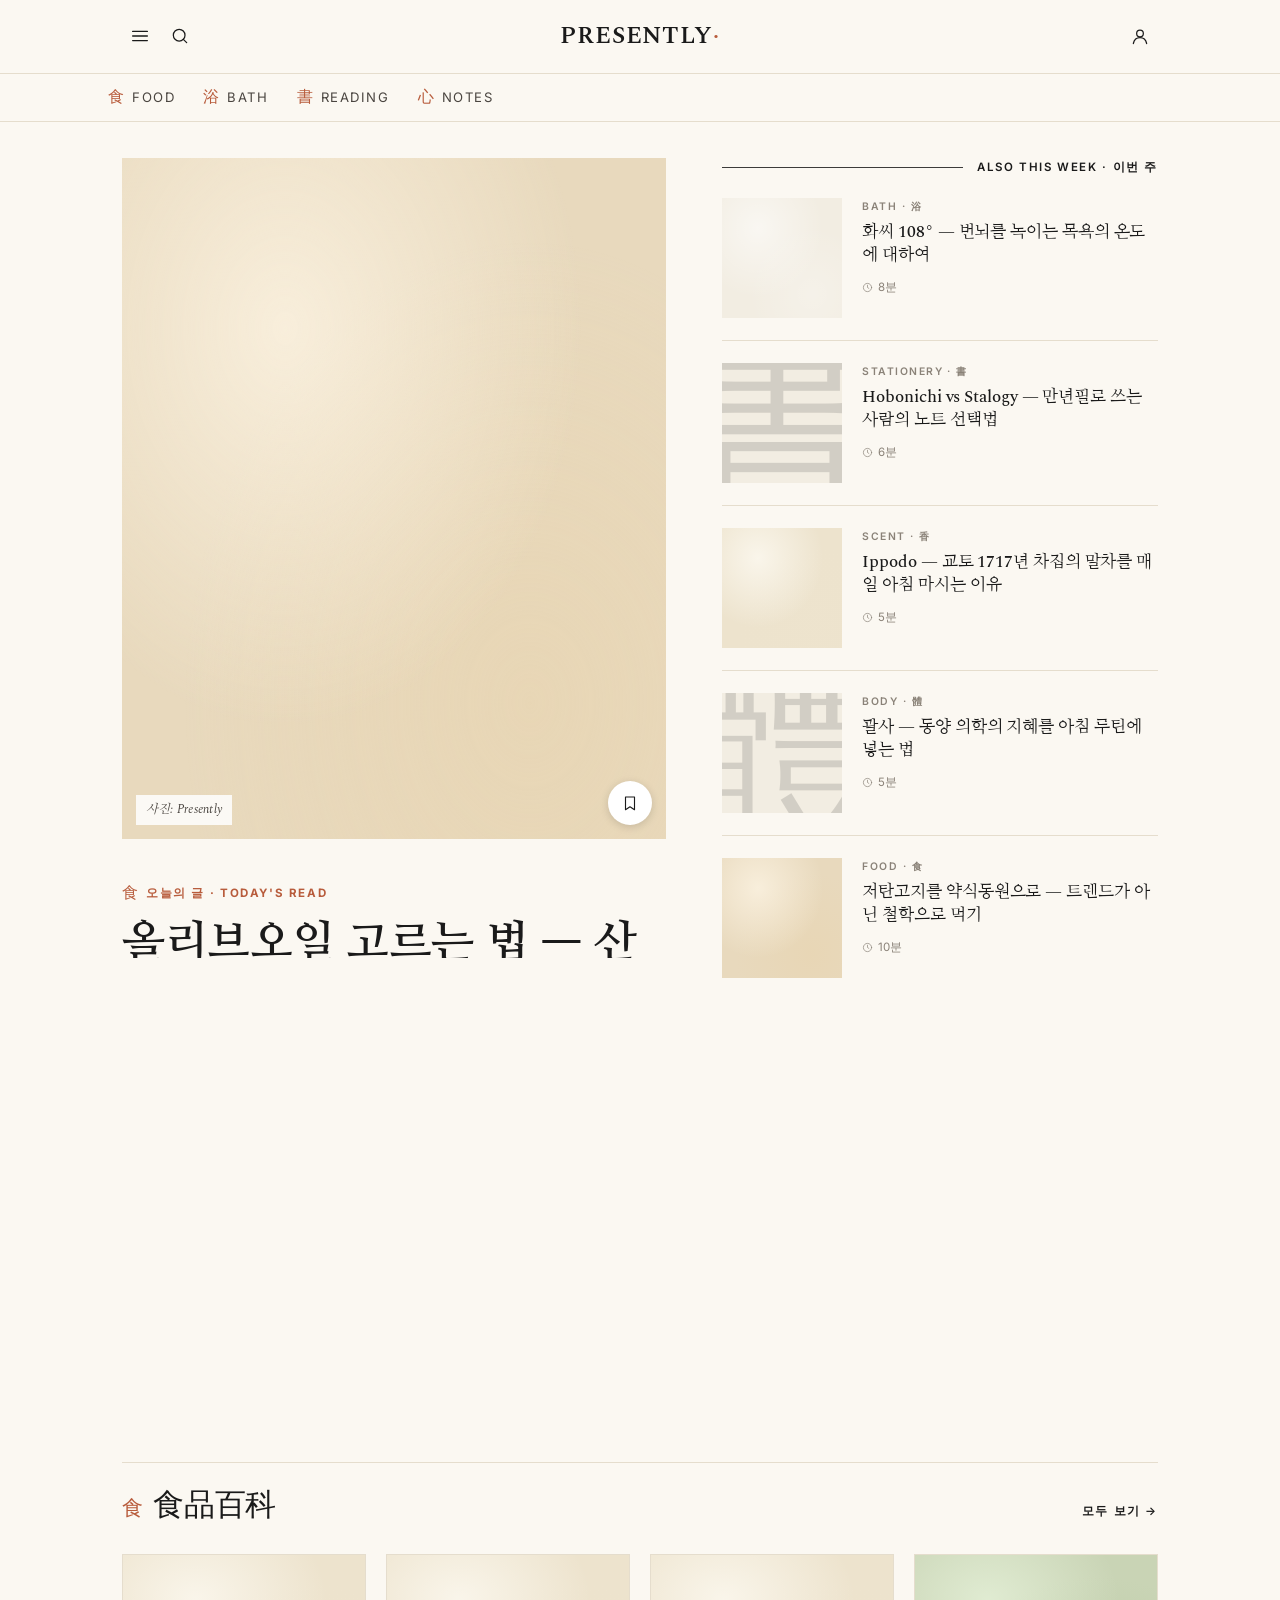
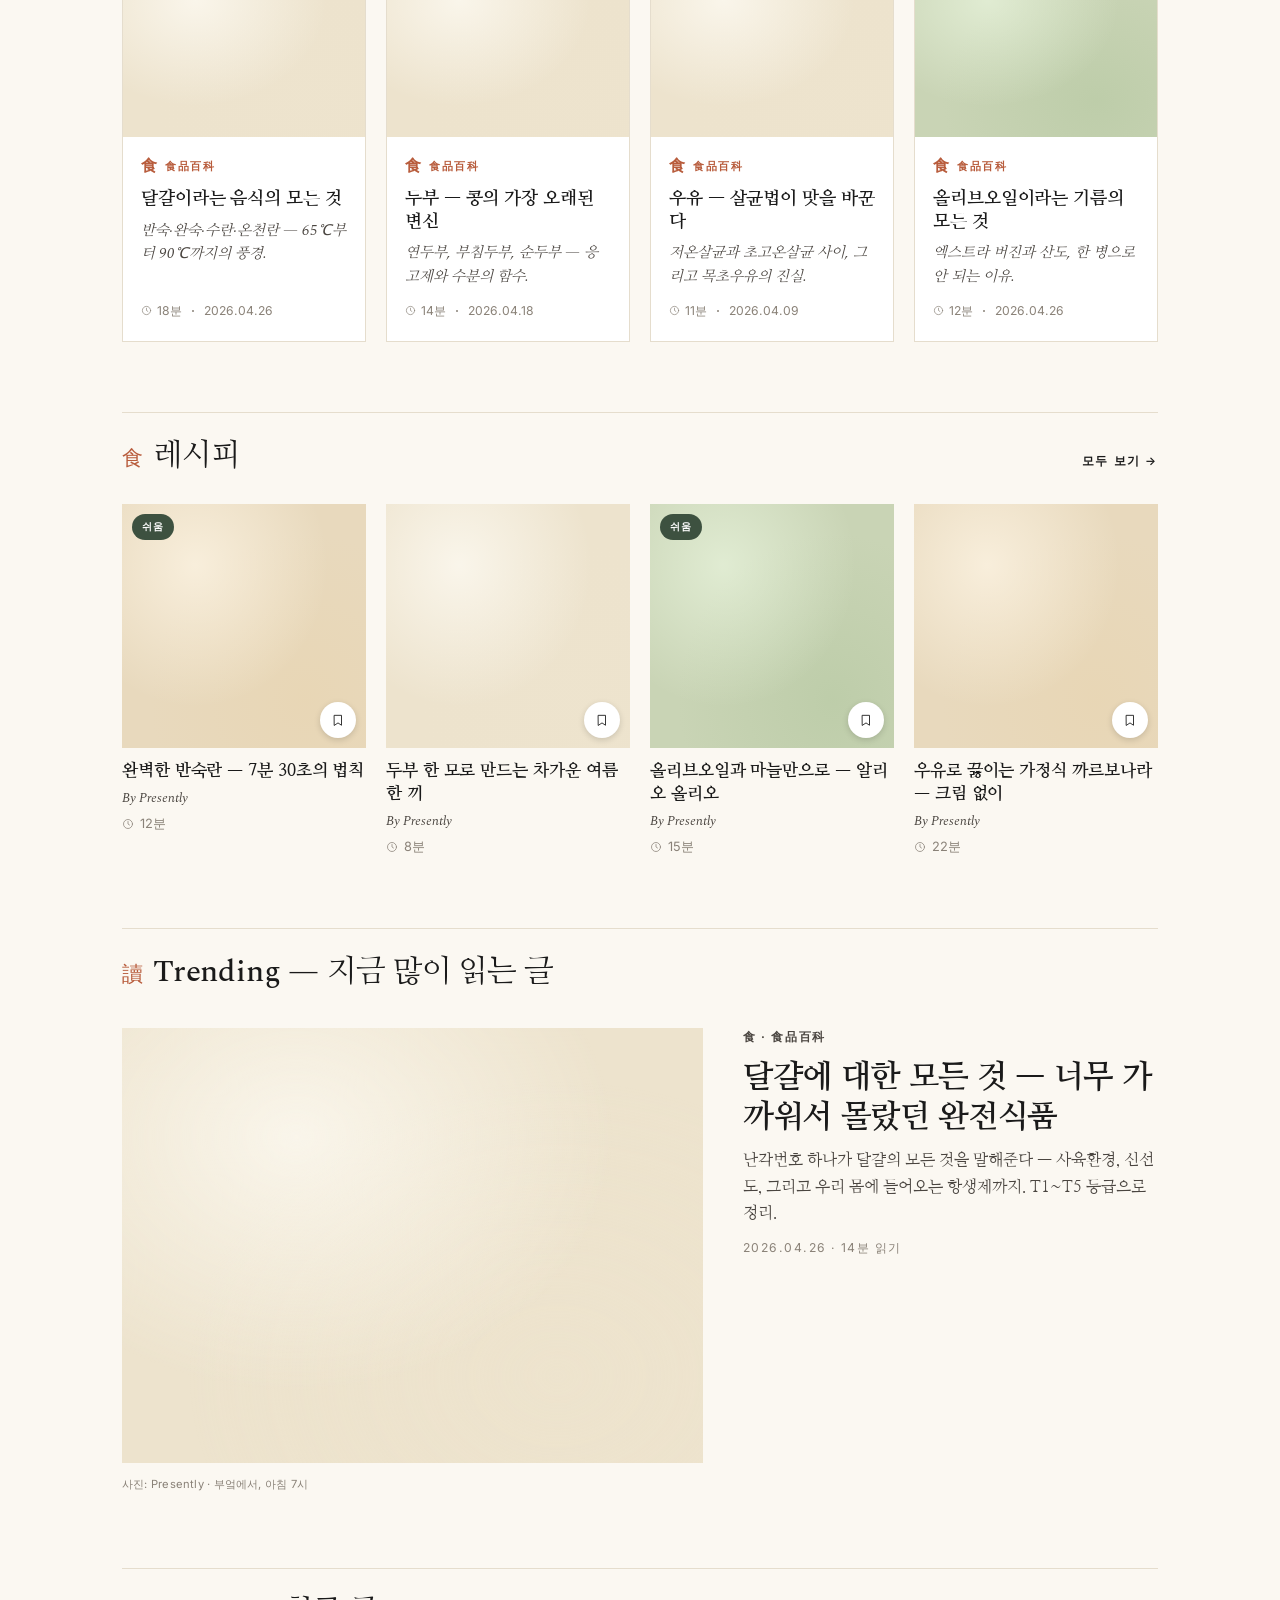
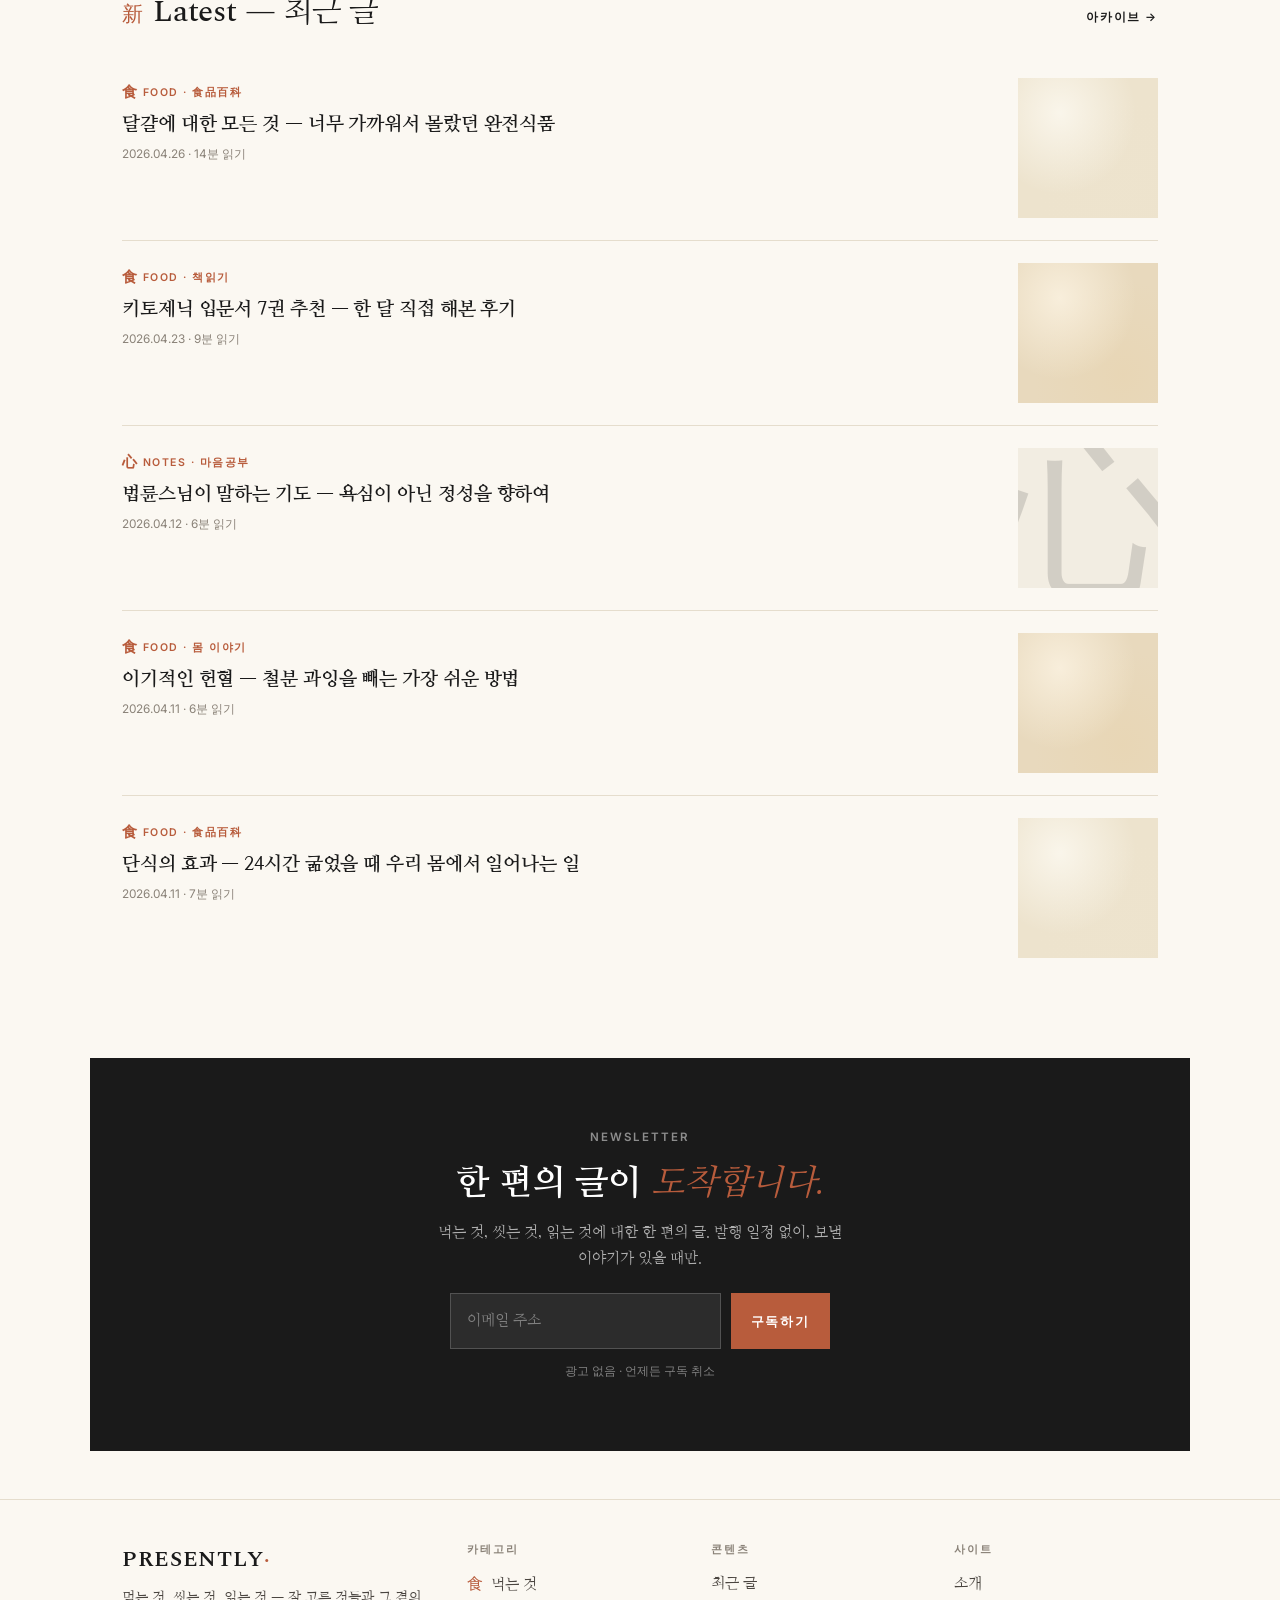
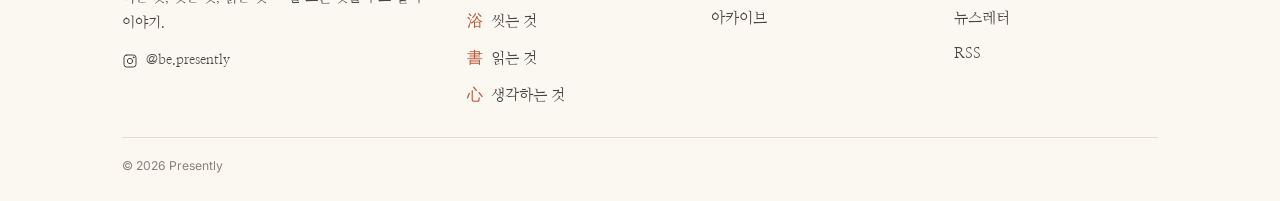
<file: index.html>
<!DOCTYPE html>
<html lang="ko">
<head>
<meta charset="UTF-8">
<meta name="viewport" content="width=device-width, initial-scale=1.0">
<!-- Google tag (gtag.js) -->
<script async src="https://www.googletagmanager.com/gtag/js?id=G-NTKXXLTSJP"></script>
<script>
  window.dataLayer = window.dataLayer || [];
  function gtag(){dataLayer.push(arguments);}
  gtag('js', new Date());
  gtag('config', 'G-NTKXXLTSJP');
</script>
<title>PRESENTLY — 매일 잘 고르는 사람의 기록</title>
<meta name="description" content="먹는 것, 씻는 것, 읽는 것, 생각하는 것. 잘 고른 것들과 그 곁의 이야기.">
<meta name="keywords" content="PRESENTLY, 매거진, 식품백과, 레시피, 키토, 단식, 라이프스타일, 약식동원, 일본문구, 108도">
<meta property="og:title" content="PRESENTLY — 매일 잘 고르는 사람의 기록">
<meta property="og:description" content="먹는 것, 씻는 것, 읽는 것, 생각하는 것. 잘 고른 것들과 그 곁의 이야기.">
<meta property="og:type" content="website">
<meta property="og:url" content="https://presently.at/">
<meta property="og:image" content="https://presently.at/posts/keto-books/cover.jpg">
<meta property="og:site_name" content="PRESENTLY">
<meta property="og:locale" content="ko_KR">
<meta name="twitter:card" content="summary_large_image">
<meta name="twitter:title" content="PRESENTLY — 매일 잘 고르는 사람의 기록">
<meta name="twitter:description" content="먹는 것, 씻는 것, 읽는 것, 생각하는 것. 잘 고른 것들과 그 곁의 이야기.">
<meta name="twitter:image" content="https://presently.at/posts/keto-books/cover.jpg">
<link rel="canonical" href="https://presently.at/">
<meta name="naver-site-verification" content="46b7cfdd154f13a5597af4284a66739bd7048eba" />
<meta name="naver-site-verification" content="4d0fbc745d2db2be39454f6949353608ce3eb78e" />
<meta name="google-site-verification" content="apRrtfJPnSSJp8i33c4mXXJdd98GuNUUkyNuv0tFkWI" />

<script type="application/ld+json">
{
  "@context": "https://schema.org",
  "@type": "WebSite",
  "name": "PRESENTLY",
  "url": "https://presently.at/",
  "description": "먹는 것, 씻는 것, 읽는 것, 생각하는 것. 잘 고른 것들과 그 곁의 이야기.",
  "inLanguage": "ko-KR",
  "publisher": {
    "@type": "Organization",
    "name": "PRESENTLY",
    "url": "https://presently.at/",
    "sameAs": ["https://instagram.com/be.presently"]
  }
}
</script>

<link rel="preconnect" href="https://fonts.googleapis.com">
<link rel="preconnect" href="https://fonts.gstatic.com" crossorigin>
<link href="https://fonts.googleapis.com/css2?family=Spectral:ital,wght@0,300;0,400;0,500;0,600;1,400&family=Nanum+Myeongjo:wght@400;700;800&family=Inter:wght@400;500;600&family=Playfair+Display:ital,wght@0,400;0,500;0,600;0,700;1,400&family=Cormorant+Garamond:ital,wght@0,400;0,500;0,600;0,700;1,400&family=DM+Serif+Display:ital,wght@0,400;1,400&display=swap" rel="stylesheet">

<style>
/* =========================================================
   PRESENTLY — Mobile-first food magazine
   Design model: NYT Cooking
   Categories: 食 · 浴 · 書 · 心
   ========================================================= */

* { box-sizing: border-box; margin: 0; padding: 0; }

:root {
  /* Palette — warmer cream + ink + small accent */
  --bg: #FBF8F2;
  --bg-2: #F2EDE2;
  --bg-card: #FFFFFF;
  --ink: #1A1A1A;
  --ink-2: #4A4540;
  --ink-3: #8A8278;
  --line: #E5DDCD;
  --line-2: #F0EADD;
  --accent: #B85C3C;        /* rust — NYT Cooking-inspired single accent */
  --sage: #3D5140;
  --sage-2: #E8EDEA;

  --serif-en: 'Spectral', 'Nanum Myeongjo', Georgia, serif;
  --serif-kr: 'Nanum Myeongjo', 'Spectral', serif;
  --serif-han: 'Nanum Myeongjo', 'Spectral', serif;
  --logo-font: 'Playfair Display', 'Spectral', Georgia, serif;
  --logo-weight: 600;
  --logo-letter: -0.01em;
  --sans: 'Inter', -apple-system, BlinkMacSystemFont, sans-serif;

  --max: 1100px;
  --gutter-mobile: 18px;
  --gutter-desk: 32px;
}

html { scroll-behavior: smooth; }
body {
  font-family: var(--serif-kr);
  font-size: 17px;
  line-height: 1.7;
  color: var(--ink);
  background: var(--bg);
  -webkit-font-smoothing: antialiased;
  overflow-x: hidden;
}
img { max-width: 100%; display: block; }
a { color: inherit; text-decoration: none; }
button { background: none; border: 0; cursor: pointer; font: inherit; color: inherit; }

/* =========================================================
   STICKY HEADER — NYT Cooking style: ☰  🔍   LOGO    👤
   ========================================================= */
.head {
  position: sticky; top: 0; z-index: 100;
  background: var(--bg);
  border-bottom: 1px solid var(--line);
}
.head__inner {
  max-width: var(--max);
  margin: 0 auto;
  padding: 14px var(--gutter-mobile);
  display: grid;
  grid-template-columns: auto auto 1fr auto;
  align-items: center;
  gap: 14px;
}
.head__btn {
  width: 36px; height: 36px;
  display: inline-flex; align-items: center; justify-content: center;
  color: var(--ink);
}
.head__btn svg { width: 20px; height: 20px; }
.head__logo {
  text-align: center;
  font-family: var(--logo-font);
  font-weight: var(--logo-weight);
  letter-spacing: var(--logo-letter);
  font-size: 1.5rem;
  color: var(--ink);
  text-decoration: none;
}
.head__logo .dot { color: var(--accent); }
.head__btn--account { justify-self: end; }

/* Secondary category bar — only on tablet+ */
.head__cats {
  display: none;
  border-top: 1px solid var(--line);
  background: var(--bg);
}
.head__cats-inner {
  max-width: var(--max);
  margin: 0 auto;
  padding: 10px var(--gutter-mobile);
  display: flex; gap: 28px;
  font-family: var(--sans);
  font-size: .82rem;
  letter-spacing: .12em;
  text-transform: uppercase;
  color: var(--ink-2);
  overflow-x: auto;
  -ms-overflow-style: none;
  scrollbar-width: none;
}
.head__cats-inner::-webkit-scrollbar { display: none; }
.head__cats-inner a { white-space: nowrap; display: inline-flex; align-items: center; gap: 8px; }
.head__cats-inner a:hover { color: var(--accent); }
.head__cats-inner .han { font-family: var(--serif-han); color: var(--accent); font-size: 1rem; letter-spacing: 0; text-transform: none; }

@media (min-width: 768px) {
  .head__inner { grid-template-columns: 1fr auto 1fr; padding: 16px var(--gutter-desk); }
  .head__left { display: flex; gap: 4px; }
  .head__btn--account { justify-self: end; }
  .head__cats { display: block; }
}

/* =========================================================
   CONTAINER
   ========================================================= */
.wrap {
  max-width: var(--max);
  margin: 0 auto;
  padding: 0 var(--gutter-mobile);
}
@media (min-width: 768px) {
  .wrap { padding: 0 var(--gutter-desk); }
}

/* =========================================================
   SECTION HEADER — "Latest Stories  |  SEE ALL"
   ========================================================= */
.sect {
  padding-block: 28px 8px;
}
.sect-head {
  display: flex; justify-content: space-between; align-items: baseline;
  border-top: 1px solid var(--line);
  padding-top: 16px;
  margin-bottom: 18px;
}
.sect-head__t {
  font-family: var(--serif-en);
  font-size: 1.55rem;
  font-weight: 500;
  letter-spacing: -.005em;
  color: var(--ink);
  display: flex; align-items: baseline; gap: 10px;
}
.sect-head__t .han {
  font-family: var(--serif-han);
  color: var(--accent);
  font-size: 1.3rem;
  font-weight: 400;
}
.sect-head__more {
  font-family: var(--sans);
  font-size: .72rem;
  letter-spacing: .14em;
  text-transform: uppercase;
  font-weight: 600;
  color: var(--ink);
  white-space: nowrap;
}
.sect-head__more:hover { color: var(--accent); }

@media (min-width: 768px) {
  .sect { padding-block: 44px 8px; }
  .sect-head__t { font-size: 1.95rem; }
}

/* =========================================================
   HERO — TODAY'S READ (NYT Cooking "Recipe of the Day")
   ========================================================= */
.hero {
  padding-top: 22px;
}
.hero__media {
  position: relative;
  aspect-ratio: 1/1;
  background: var(--bg-2);
  overflow: hidden;
}
.hero__bookmark {
  position: absolute; right: 14px; bottom: 14px;
  width: 44px; height: 44px;
  background: #fff;
  border-radius: 50%;
  display: flex; align-items: center; justify-content: center;
  box-shadow: 0 2px 8px rgba(0,0,0,.15);
  color: var(--ink);
}
.hero__bookmark:hover { color: var(--accent); }
.hero__bookmark svg { width: 18px; height: 18px; }
.hero__body { padding: 18px 0 8px; }
.hero__eyebrow {
  font-family: var(--sans);
  font-size: .72rem;
  font-weight: 700;
  letter-spacing: .14em;
  text-transform: uppercase;
  color: var(--accent);
  margin-bottom: 10px;
  display: inline-flex; align-items: center; gap: 8px;
}
.hero__eyebrow .han { font-family: var(--serif-han); font-weight: 500; font-size: 1rem; letter-spacing: 0; text-transform: none; }
.hero__title {
  font-family: var(--serif-kr);
  font-size: clamp(1.7rem, 6vw, 2.6rem);
  font-weight: 700;
  line-height: 1.2;
  letter-spacing: -.01em;
  color: var(--ink);
  margin-bottom: 12px;
}
.hero__by {
  font-family: var(--serif-en);
  font-style: italic;
  font-size: .95rem;
  color: var(--ink);
  margin-bottom: 12px;
}
.hero__by u { text-decoration-thickness: 1px; text-underline-offset: 3px; }
.hero__sum {
  font-size: 1rem;
  line-height: 1.7;
  color: var(--ink-2);
  margin-bottom: 14px;
  max-width: 32em;
}
.hero__meta {
  font-family: var(--sans);
  font-size: .82rem;
  color: var(--ink-2);
  display: flex; align-items: center; gap: 14px;
}
.hero__meta .dot { width: 3px; height: 3px; background: var(--ink-3); border-radius: 50%; display: inline-block; }

@media (min-width: 768px) {
  .hero { padding-top: 36px; }
  .hero__inner {
    display: grid;
    grid-template-columns: 1.1fr 1fr;
    gap: 40px;
    align-items: center;
  }
  .hero__media { aspect-ratio: 4/5; }
  .hero__title { font-size: 2.8rem; }
}

/* Default classic mode: hide sidebar */
.hero[data-hero-mode="classic"] .hero__side { display: none; }
.hero[data-hero-mode="classic"] .hero__main { display: contents; }

/* Monocle mode: sticky main + scrolling sidebar */
.hero[data-hero-mode="monocle"] .hero__inner {
  display: block;
}
.hero[data-hero-mode="monocle"] .hero__main { display: block; }
.hero[data-hero-mode="monocle"] .hero__side { display: block; margin-top: 40px; }

@media (min-width: 768px) {
  .hero[data-hero-mode="monocle"] .hero__inner {
    display: grid;
    grid-template-columns: 1.25fr 1fr;
    gap: 56px;
    align-items: start;
  }
  .hero[data-hero-mode="monocle"] .hero__main {
    position: sticky;
    position: -webkit-sticky;
    top: 80px;
    align-self: start;
    display: block;
    max-height: calc(100vh - 100px);
    overflow-y: auto;
    scrollbar-width: none;
  }
  .hero[data-hero-mode="monocle"] .hero__main::-webkit-scrollbar { display: none; }
  .hero[data-hero-mode="monocle"] .hero__main .hero__media { aspect-ratio: 4/5; }
  .hero[data-hero-mode="monocle"] .hero__main .hero__body { margin-top: 1.4rem; }
  .hero[data-hero-mode="monocle"] .hero__side { margin-top: 0; min-height: 140vh; }
}

.hero__side-head {
  display: flex; align-items: center; gap: 14px;
  margin-bottom: 20px;
}
.hero__side-rule {
  flex: 1; height: 1px; background: var(--ink); opacity: .85;
}
.hero__side-label {
  font-family: var(--sans);
  font-size: .72rem; letter-spacing: .14em; text-transform: uppercase;
  color: var(--ink); font-weight: 600;
}

.side-card {
  display: grid;
  grid-template-columns: 96px 1fr;
  gap: 16px;
  padding: 18px 0;
  align-items: start;
}
.side-card + .side-card { border-top: 1px solid var(--line); }
.side-card:first-of-type { padding-top: 0; }
.side-card__media {
  aspect-ratio: 1/1;
  position: relative;
  overflow: hidden;
}
.side-card__media .ph { position: absolute; inset: 0; }
.side-card__eyebrow {
  font-family: var(--sans);
  font-size: .65rem; letter-spacing: .14em; text-transform: uppercase;
  color: var(--ink-3); font-weight: 600;
  display: block; margin-bottom: 6px;
}
.side-card__title {
  font-family: var(--serif-en), var(--serif-kr);
  font-size: 1rem; line-height: 1.3; font-weight: 500;
  color: var(--ink);
  margin: 0 0 8px;
  letter-spacing: -.005em;
}
.side-card__meta {
  font-family: var(--sans);
  font-size: .72rem; color: var(--ink-3);
  display: inline-flex; align-items: center; gap: 5px;
}
@media (min-width: 980px) {
  .side-card { grid-template-columns: 120px 1fr; gap: 20px; padding: 22px 0; }
  .side-card__title { font-size: 1.08rem; }
}

/* =========================================================
   HORIZONTAL SCROLL — recipes, encyclopedia
   ========================================================= */
.hscroll {
  display: flex;
  gap: 14px;
  overflow-x: auto;
  -webkit-overflow-scrolling: touch;
  scroll-snap-type: x mandatory;
  -ms-overflow-style: none;
  scrollbar-width: none;
  padding: 4px 0 18px;
}
.hscroll::-webkit-scrollbar { display: none; }

.hscroll-bar {
  display: none;
  height: 2px;
  background: var(--line);
  position: relative;
  margin: 0 0 32px 0;
  border-radius: 2px;
}
.hscroll-bar__track {
  position: absolute;
  top: 0; left: 0;
  height: 100%;
  background: var(--ink);
  border-radius: 2px;
  width: 25%;
  transition: left .15s ease;
}

@media (min-width: 768px) {
  .hscroll { gap: 20px; }
}

/* =========================================================
   ENCYCLOPEDIA CARD — 食品百科 (deep, illustrated)
   distinguished by: warm bg, italic eyebrow, serif heading
   ========================================================= */
.enc-card {
  flex: 0 0 78%;
  scroll-snap-align: start;
  display: flex; flex-direction: column;
  background: var(--bg-card);
  border: 1px solid var(--line);
  overflow: hidden;
  position: relative;
}
.enc-card__media {
  aspect-ratio: 4/3;
  background: var(--bg-2);
  position: relative;
  overflow: hidden;
}
.enc-card__body {
  padding: 16px 18px 20px;
  display: flex; flex-direction: column;
  flex: 1;
}
.enc-card__eyebrow {
  font-family: var(--sans);
  font-size: .68rem; font-weight: 600;
  letter-spacing: .14em; text-transform: uppercase;
  color: var(--accent);
  margin-bottom: 8px;
  display: inline-flex; align-items: center; gap: 8px;
}
.enc-card__eyebrow .han { font-family: var(--serif-han); font-size: 1rem; letter-spacing: 0; text-transform: none; }
.enc-card__title {
  font-family: var(--serif-kr);
  font-size: 1.18rem;
  font-weight: 700;
  line-height: 1.3;
  letter-spacing: -.005em;
  color: var(--ink);
  margin-bottom: 8px;
}
.enc-card__sum {
  font-family: var(--serif-en);
  font-style: italic;
  font-size: .92rem;
  line-height: 1.6;
  color: var(--ink-2);
  margin-bottom: 12px;
  display: -webkit-box;
  -webkit-line-clamp: 2; -webkit-box-orient: vertical; overflow: hidden;
}
.enc-card__meta {
  margin-top: auto;
  font-family: var(--sans);
  font-size: .76rem;
  color: var(--ink-3);
  display: flex; gap: 10px;
}
.enc-card__meta .dot { width: 2px; height: 2px; background: var(--ink-3); border-radius: 50%; align-self: center; }

@media (min-width: 768px) {
  .enc-card { flex: 0 0 calc((100% - 60px) / 4); }
  .enc-card__title { font-size: 1.1rem; }
}

/* =========================================================
   RECIPE CARD — 레시피 (NYT-style, square photo + tight meta)
   ========================================================= */
.recipe-card {
  flex: 0 0 65%;
  scroll-snap-align: start;
  display: flex; flex-direction: column;
}
.recipe-card__media {
  aspect-ratio: 1/1;
  background: var(--bg-2);
  position: relative;
  overflow: hidden;
  margin-bottom: 12px;
}
.recipe-card__bookmark {
  position: absolute; right: 10px; bottom: 10px;
  width: 36px; height: 36px;
  background: #fff;
  border-radius: 50%;
  display: flex; align-items: center; justify-content: center;
  box-shadow: 0 2px 6px rgba(0,0,0,.15);
}
.recipe-card__bookmark svg { width: 14px; height: 14px; }
.recipe-card__easy {
  position: absolute; left: 10px; top: 10px;
  background: var(--sage);
  color: #fff;
  font-family: var(--sans);
  font-size: .65rem; font-weight: 700;
  letter-spacing: .1em;
  padding: 4px 10px;
  border-radius: 99px;
  text-transform: uppercase;
}
.recipe-card__title {
  font-family: var(--serif-kr);
  font-size: 1.05rem;
  font-weight: 700;
  line-height: 1.35;
  letter-spacing: -.005em;
  color: var(--ink);
  margin-bottom: 4px;
}
.recipe-card__by {
  font-family: var(--serif-en);
  font-style: italic;
  font-size: .82rem;
  color: var(--ink-2);
  margin-bottom: 4px;
}
.recipe-card__time {
  font-family: var(--sans);
  font-size: .8rem;
  color: var(--ink-3);
  display: inline-flex; align-items: center; gap: 6px;
}
.recipe-card__time svg { width: 12px; height: 12px; }

@media (min-width: 768px) {
  .recipe-card { flex: 0 0 calc((100% - 60px) / 4); }
}

/* =========================================================
   LIST SECTION — text + small thumbnail (浴・書・心 articles)
   NYT Cooking style: alternating with horizontal rules
   ========================================================= */
.list-row {
  display: grid;
  grid-template-columns: 1fr 92px;
  gap: 16px;
  padding: 16px 0;
  border-bottom: 1px solid var(--line);
  align-items: start;
}
.list-row:first-child { padding-top: 0; }
.list-row:last-child { border-bottom: 0; }
.list-row__thumb {
  aspect-ratio: 1/1;
  background: var(--bg-2);
  position: relative;
  overflow: hidden;
}
.list-row__eyebrow {
  font-family: var(--sans);
  font-size: .66rem; font-weight: 600;
  letter-spacing: .14em; text-transform: uppercase;
  color: var(--accent);
  margin-bottom: 6px;
  display: inline-flex; align-items: center; gap: 6px;
}
.list-row__eyebrow .han { font-family: var(--serif-han); font-size: .95rem; letter-spacing: 0; text-transform: none; }
.list-row__title {
  font-family: var(--serif-kr);
  font-size: 1.05rem;
  font-weight: 700;
  line-height: 1.35;
  letter-spacing: -.005em;
  color: var(--ink);
  margin-bottom: 6px;
}
.list-row__date {
  font-family: var(--sans);
  font-size: .74rem;
  color: var(--ink-3);
}
@media (min-width: 768px) {
  .list-row { grid-template-columns: 1fr 140px; gap: 24px; padding: 22px 0; }
  .list-row__title { font-size: 1.2rem; }
}

/* =========================================================
   TRENDING — large hero-style card with caption + small list
   NYT Cooking pattern
   ========================================================= */
.trending {
  padding: 12px 0 8px;
}
.trending__media {
  aspect-ratio: 4/3;
  background: var(--bg-2);
  position: relative;
  overflow: hidden;
  margin-bottom: 12px;
}
.trending__caption {
  font-family: var(--sans);
  font-size: .7rem;
  color: var(--ink-3);
  letter-spacing: .02em;
  margin-bottom: 14px;
}
.trending__eyebrow {
  font-family: var(--sans);
  font-size: .72rem; font-weight: 700;
  letter-spacing: .14em; text-transform: uppercase;
  color: var(--ink-2);
  margin-bottom: 10px;
}
.trending__title {
  font-family: var(--serif-kr);
  font-size: clamp(1.5rem, 4.5vw, 2rem);
  font-weight: 700;
  line-height: 1.25;
  letter-spacing: -.01em;
  color: var(--ink);
  margin-bottom: 10px;
}
.trending__sum {
  font-size: 1rem;
  line-height: 1.65;
  color: var(--ink-2);
  margin-bottom: 12px;
}
.trending__date {
  font-family: var(--sans);
  font-size: .76rem;
  color: var(--ink-3);
  letter-spacing: .12em;
  text-transform: uppercase;
}
@media (min-width: 768px) {
  .trending__inner {
    display: grid;
    grid-template-columns: 1.4fr 1fr;
    gap: 40px;
    align-items: start;
  }
}

/* =========================================================
   PLACEHOLDERS — photo gradient + han glyph fallback
   ========================================================= */
.ph {
  position: absolute; inset: 0;
}
.ph--photo {
  background:
    radial-gradient(ellipse at 30% 25%, rgba(255,255,255,.55), transparent 55%),
    radial-gradient(ellipse at 75% 80%, rgba(255,255,255,.25), transparent 50%),
    var(--bg-2);
}
.ph--photo[data-tone="warm"] { background: radial-gradient(ellipse at 30% 25%, rgba(255,247,232,.7), transparent 55%), radial-gradient(ellipse at 75% 80%, rgba(232,210,170,.4), transparent 60%), #E8D9BD; }
.ph--photo[data-tone="green"] { background: radial-gradient(ellipse at 30% 25%, rgba(243,255,234,.55), transparent 55%), radial-gradient(ellipse at 75% 80%, rgba(178,198,158,.5), transparent 60%), #C9D4B5; }
.ph--photo[data-tone="cream"] { background: radial-gradient(ellipse at 30% 25%, rgba(255,253,247,.7), transparent 55%), radial-gradient(ellipse at 75% 80%, rgba(238,228,206,.4), transparent 60%), #EDE3CD; }
.ph--photo[data-tone="bath"] { background: radial-gradient(ellipse at 30% 25%, rgba(232,237,234,.7), transparent 55%), radial-gradient(ellipse at 75% 80%, rgba(180,196,182,.5), transparent 60%), #B8C4BC; }
.ph--photo[data-tone="paper"] { background: radial-gradient(ellipse at 35% 30%, rgba(255,253,243,.6), transparent 55%), radial-gradient(ellipse at 70% 75%, rgba(212,196,164,.45), transparent 60%), #D4C8AE; }

.ph--han {
  display: flex; align-items: center; justify-content: center;
  background: var(--bg-2);
  color: var(--ink);
}
.ph--han .han {
  font-family: var(--serif-han);
  font-weight: 400;
  opacity: .14;
  font-size: clamp(5rem, 22vw, 12rem);
  line-height: 1;
}
.ph__caption {
  position: absolute; left: 14px; bottom: 14px;
  font-family: var(--serif-en); font-style: italic;
  font-size: .78rem;
  color: var(--ink-2);
  background: rgba(255,255,255,.85);
  padding: 4px 10px;
  letter-spacing: .02em;
}

/* =========================================================
   NEWSLETTER CTA
   ========================================================= */
.signup {
  margin: 50px calc(-1 * var(--gutter-mobile)) 0;
  padding: 48px var(--gutter-mobile);
  background: var(--ink);
  color: rgba(255,255,255,.88);
  text-align: center;
}
.signup__eyebrow {
  font-family: var(--sans);
  font-size: .72rem; font-weight: 600;
  letter-spacing: .18em; text-transform: uppercase;
  color: rgba(255,255,255,.5);
  margin-bottom: 14px;
}
.signup__title {
  font-family: var(--serif-kr);
  font-size: clamp(1.6rem, 5vw, 2.2rem);
  font-weight: 700;
  line-height: 1.25;
  color: #fff;
  margin-bottom: 14px;
}
.signup__title em { font-family: var(--serif-en); font-style: italic; color: var(--accent); font-weight: 400; }
.signup__sub {
  font-size: .94rem;
  line-height: 1.7;
  color: rgba(255,255,255,.65);
  max-width: 28em;
  margin: 0 auto 22px;
}
.signup__form {
  display: flex; flex-direction: column;
  gap: 10px;
  max-width: 380px;
  margin: 0 auto;
}
.signup__form input {
  padding: 14px 16px;
  background: rgba(255,255,255,.08);
  border: 1px solid rgba(255,255,255,.18);
  color: #fff;
  font: inherit; font-size: .95rem;
}
.signup__form input::placeholder { color: rgba(255,255,255,.4); }
.signup__form input:focus { outline: 1px solid var(--accent); border-color: var(--accent); }
.signup__form button {
  background: var(--accent);
  color: #fff;
  padding: 14px 20px;
  font-family: var(--sans);
  font-size: .82rem; font-weight: 600;
  letter-spacing: .14em; text-transform: uppercase;
}
.signup__form button:hover { background: #9a4830; }
.signup__note {
  font-family: var(--sans);
  font-size: .74rem;
  color: rgba(255,255,255,.45);
  margin-top: 12px;
}
@media (min-width: 768px) {
  .signup { margin: 70px calc(-1 * var(--gutter-desk)) 0; padding: 70px var(--gutter-desk); }
  .signup__form { flex-direction: row; }
  .signup__form input { flex: 1; }
}

/* =========================================================
   FOOTER
   ========================================================= */
.foot {
  padding: 40px 0 24px;
  background: var(--bg);
  border-top: 1px solid var(--line);
  margin-top: 48px;
}
.foot__top {
  display: flex; flex-direction: column;
  gap: 32px;
  margin-bottom: 28px;
}
.foot__brand-name {
  font-family: var(--logo-font);
  font-size: 1.4rem; font-weight: var(--logo-weight);
  letter-spacing: var(--logo-letter);
  margin-bottom: 8px;
}
.foot__brand-name .dot { color: var(--accent); }
.foot__brand-tag {
  font-size: .9rem; line-height: 1.7;
  color: var(--ink-2);
  margin-bottom: 14px;
  max-width: 28em;
}
.foot__heading {
  font-family: var(--sans);
  font-size: .68rem; font-weight: 600;
  letter-spacing: .18em; text-transform: uppercase;
  color: var(--ink-3);
  margin-bottom: 12px;
}
.foot__links { display: flex; flex-direction: column; gap: 10px; }
.foot__links a {
  font-size: .92rem;
  color: var(--ink-2);
  display: inline-flex; align-items: center; gap: 8px;
}
.foot__links a:hover { color: var(--accent); }
.foot__links .han { font-family: var(--serif-han); color: var(--accent); font-size: 1rem; }
.foot__bottom {
  padding-top: 18px;
  border-top: 1px solid var(--line);
  display: flex; justify-content: space-between; flex-wrap: wrap;
  gap: 12px;
  font-family: var(--sans);
  font-size: .76rem;
  color: var(--ink-3);
}
@media (min-width: 768px) {
  .foot__top { display: grid; grid-template-columns: 1.5fr 1fr 1fr 1fr; gap: 40px; }
}

/* =========================================================
   ICONS
   ========================================================= */
.icon { width: 16px; height: 16px; fill: none; stroke: currentColor; stroke-width: 1.5; stroke-linecap: round; stroke-linejoin: round; }

/* Logo font tweak overrides */
body[data-logo-font="playfair"]  { --logo-font: 'Playfair Display', 'Spectral', Georgia, serif; --logo-weight: 600; --logo-letter: -0.01em; }
body[data-logo-font="cormorant"] { --logo-font: 'Cormorant Garamond', 'Spectral', Georgia, serif; --logo-weight: 600; --logo-letter: 0.01em; }
body[data-logo-font="dmserif"]   { --logo-font: 'DM Serif Display', 'Spectral', Georgia, serif; --logo-weight: 400; --logo-letter: -0.005em; }
body[data-logo-font="spectral"]  { --logo-font: 'Spectral', 'Nanum Myeongjo', Georgia, serif; --logo-weight: 600; --logo-letter: 0.04em; }

</style>
</head>
<body data-theme="cooking">

<!-- ICON SPRITE -->
<svg width="0" height="0" style="position:absolute" aria-hidden="true">
  <defs>
    <symbol id="i-menu" viewBox="0 0 24 24"><line x1="4" y1="7" x2="20" y2="7"/><line x1="4" y1="12" x2="20" y2="12"/><line x1="4" y1="17" x2="20" y2="17"/></symbol>
    <symbol id="i-search" viewBox="0 0 24 24"><circle cx="11" cy="11" r="7"/><line x1="20" y1="20" x2="16" y2="16"/></symbol>
    <symbol id="i-account" viewBox="0 0 24 24"><circle cx="12" cy="9" r="4"/><path d="M4 21c1-4.5 4.5-7 8-7s7 2.5 8 7"/></symbol>
    <symbol id="i-bookmark" viewBox="0 0 24 24"><path d="M6 4h12v17l-6-4-6 4z"/></symbol>
    <symbol id="i-clock" viewBox="0 0 24 24"><circle cx="12" cy="12" r="9"/><polyline points="12 7 12 12 15 14"/></symbol>
    <symbol id="i-arrow-right" viewBox="0 0 24 24"><line x1="4" y1="12" x2="20" y2="12"/><polyline points="14 6 20 12 14 18"/></symbol>
    <symbol id="i-instagram" viewBox="0 0 24 24"><rect x="3" y="3" width="18" height="18" rx="4"/><circle cx="12" cy="12" r="4"/><circle cx="17.5" cy="6.5" r=".7"/></symbol>
  </defs>
</svg>

<!-- =========================================================
     STICKY HEADER
     ========================================================= -->
<header class="head">
  <div class="head__inner">
    <div class="head__left" style="display:flex;gap:4px">
      <button class="head__btn" aria-label="메뉴"><svg class="icon" style="width:22px;height:22px"><use href="#i-menu"/></svg></button>
      <button class="head__btn" aria-label="검색"><svg class="icon" style="width:20px;height:20px"><use href="#i-search"/></svg></button>
    </div>
    <a href="/" class="head__logo">PRESENTLY<span class="dot">·</span></a>
    <button class="head__btn head__btn--account" aria-label="계정"><svg class="icon" style="width:20px;height:20px"><use href="#i-account"/></svg></button>
  </div>
  <div class="head__cats">
    <div class="head__cats-inner">
      <a href="/blog.html?cat=food"><span class="han">食</span> Food</a>
      <a href="/blog.html?cat=bath"><span class="han">浴</span> Bath</a>
      <a href="/blog.html?cat=stationery"><span class="han">書</span> Reading</a>
      <a href="/blog.html?cat=philosophy"><span class="han">心</span> Notes</a>
    </div>
  </div>
</header>

<main>

  <!-- =========================================================
       HERO — TODAY'S READ
       ========================================================= -->
  <section class="hero wrap" data-hero-mode="classic">
    <div class="hero__inner">
      <!-- LEFT: sticky main read -->
      <div class="hero__main">
        <div class="hero__media">
          <div class="ph ph--photo" data-tone="warm"></div>
          <div class="ph__caption">사진: Presently</div>
          <button class="hero__bookmark" aria-label="저장"><svg class="icon"><use href="#i-bookmark"/></svg></button>
        </div>
        <div class="hero__body">
          <span class="hero__eyebrow">
            <span class="han">食</span> 오늘의 글 · TODAY'S READ
          </span>
          <h1 class="hero__title"><a href="/posts/olive-oil/" style="color:inherit;text-decoration:none;">올리브오일 고르는 법 — 산도·수확연도·품종으로 정리한 완전 가이드</a></h1>
          <p class="hero__by">글 · <u>nana</u></p>
          <p class="hero__sum">엑스트라 버진과 정제유의 차이, 산도 0.8%의 진짜 의미, 수확연도·저온추출·모노컬티바·PDO. 똑똑한 선택을 위한 7가지 기준.</p>
          <div class="hero__meta">
            <span style="display:inline-flex;align-items:center;gap:6px"><svg class="icon" style="width:13px;height:13px"><use href="#i-clock"/></svg> 11분 읽기</span>
            <span class="dot"></span>
            <span>2026.05.03</span>
            <span class="dot"></span>
            <a href="/posts/olive-oil/" style="color:var(--accent);font-weight:600;letter-spacing:.1em;text-transform:uppercase;font-size:.74rem;text-decoration:none">食品百科 →</a>
          </div>
        </div>
      </div>

      <!-- RIGHT: scrolling sidebar (only visible in monocle mode) -->
      <aside class="hero__side" aria-label="이주 다른 읽을 거리">
        <div class="hero__side-head">
          <span class="hero__side-rule"></span>
          <span class="hero__side-label">ALSO THIS WEEK · 이번 주</span>
        </div>

        <a class="side-card" href="#">
          <div class="side-card__media"><div class="ph ph--photo" data-tone="cool"></div></div>
          <div class="side-card__body">
            <span class="side-card__eyebrow">BATH · 浴</span>
            <h3 class="side-card__title">화씨 108° — 번뇌를 녹이는 목욕의 온도에 대하여</h3>
            <span class="side-card__meta"><svg class="icon" style="width:11px;height:11px"><use href="#i-clock"/></svg> 8분</span>
          </div>
        </a>

        <a class="side-card" href="#">
          <div class="side-card__media"><div class="ph ph--han"><div class="han">書</div></div></div>
          <div class="side-card__body">
            <span class="side-card__eyebrow">STATIONERY · 書</span>
            <h3 class="side-card__title">Hobonichi vs Stalogy — 만년필로 쓰는 사람의 노트 선택법</h3>
            <span class="side-card__meta"><svg class="icon" style="width:11px;height:11px"><use href="#i-clock"/></svg> 6분</span>
          </div>
        </a>

        <a class="side-card" href="#">
          <div class="side-card__media"><div class="ph ph--photo" data-tone="cream"></div></div>
          <div class="side-card__body">
            <span class="side-card__eyebrow">SCENT · 香</span>
            <h3 class="side-card__title">Ippodo — 교토 1717년 차집의 말차를 매일 아침 마시는 이유</h3>
            <span class="side-card__meta"><svg class="icon" style="width:11px;height:11px"><use href="#i-clock"/></svg> 5분</span>
          </div>
        </a>

        <a class="side-card" href="#">
          <div class="side-card__media"><div class="ph ph--han"><div class="han">體</div></div></div>
          <div class="side-card__body">
            <span class="side-card__eyebrow">BODY · 體</span>
            <h3 class="side-card__title">괄사 — 동양 의학의 지혜를 아침 루틴에 넣는 법</h3>
            <span class="side-card__meta"><svg class="icon" style="width:11px;height:11px"><use href="#i-clock"/></svg> 5분</span>
          </div>
        </a>

        <a class="side-card" href="#">
          <div class="side-card__media"><div class="ph ph--photo" data-tone="warm"></div></div>
          <div class="side-card__body">
            <span class="side-card__eyebrow">FOOD · 食</span>
            <h3 class="side-card__title">저탄고지를 약식동원으로 — 트렌드가 아닌 철학으로 먹기</h3>
            <span class="side-card__meta"><svg class="icon" style="width:11px;height:11px"><use href="#i-clock"/></svg> 10분</span>
          </div>
        </a>
      </aside>
    </div>
  </section>

  <!-- =========================================================
       SECTION — 食品百科 ENCYCLOPEDIA (horizontal scroll)
       ========================================================= -->
  <section class="sect wrap" aria-label="식품 백과">
    <div class="sect-head">
      <h2 class="sect-head__t"><span class="han">食</span> 食品百科</h2>
      <a class="sect-head__more" href="#">모두 보기 →</a>
    </div>

    <div class="hscroll" data-hscroll>
      <!-- ENC: 달걀 -->
      <a class="enc-card" href="/posts/egg-guide/">
        <div class="enc-card__media">
          <div class="ph ph--photo" data-tone="cream"></div>
        </div>
        <div class="enc-card__body">
          <span class="enc-card__eyebrow"><span class="han">食</span> 食品百科</span>
          <h3 class="enc-card__title">달걀이라는 음식의 모든 것</h3>
          <p class="enc-card__sum">반숙·완숙·수란·온천란 — 65℃부터 90℃까지의 풍경.</p>
          <span class="enc-card__meta">
            <span style="display:inline-flex;align-items:center;gap:5px"><svg class="icon" style="width:11px;height:11px"><use href="#i-clock"/></svg> 18분</span>
            <span class="dot"></span>
            <span>2026.04.26</span>
          </span>
        </div>
      </a>

      <!-- ENC: 두부 -->
      <a class="enc-card" href="/posts/tofu-guide/">
        <div class="enc-card__media">
          <div class="ph ph--photo" data-tone="cream"></div>
        </div>
        <div class="enc-card__body">
          <span class="enc-card__eyebrow"><span class="han">食</span> 食品百科</span>
          <h3 class="enc-card__title">두부 — 콩의 가장 오래된 변신</h3>
          <p class="enc-card__sum">연두부, 부침두부, 순두부 — 응고제와 수분의 함수.</p>
          <span class="enc-card__meta">
            <span style="display:inline-flex;align-items:center;gap:5px"><svg class="icon" style="width:11px;height:11px"><use href="#i-clock"/></svg> 14분</span>
            <span class="dot"></span>
            <span>2026.04.18</span>
          </span>
        </div>
      </a>

      <!-- ENC: 우유 -->
      <a class="enc-card" href="/posts/milk-guide/">
        <div class="enc-card__media">
          <div class="ph ph--photo" data-tone="cream"></div>
        </div>
        <div class="enc-card__body">
          <span class="enc-card__eyebrow"><span class="han">食</span> 食品百科</span>
          <h3 class="enc-card__title">우유 — 살균법이 맛을 바꾼다</h3>
          <p class="enc-card__sum">저온살균과 초고온살균 사이, 그리고 목초우유의 진실.</p>
          <span class="enc-card__meta">
            <span style="display:inline-flex;align-items:center;gap:5px"><svg class="icon" style="width:11px;height:11px"><use href="#i-clock"/></svg> 11분</span>
            <span class="dot"></span>
            <span>2026.04.09</span>
          </span>
        </div>
      </a>

      <!-- ENC: 올리브오일 -->
      <a class="enc-card" href="/posts/olive-oil/">
        <div class="enc-card__media">
          <div class="ph ph--photo" data-tone="green"></div>
        </div>
        <div class="enc-card__body">
          <span class="enc-card__eyebrow"><span class="han">食</span> 食品百科</span>
          <h3 class="enc-card__title">올리브오일이라는 기름의 모든 것</h3>
          <p class="enc-card__sum">엑스트라 버진과 산도, 한 병으로 안 되는 이유.</p>
          <span class="enc-card__meta">
            <span style="display:inline-flex;align-items:center;gap:5px"><svg class="icon" style="width:11px;height:11px"><use href="#i-clock"/></svg> 12분</span>
            <span class="dot"></span>
            <span>2026.04.26</span>
          </span>
        </div>
      </a>

      <!-- ENC: 다음 — placeholder -->
      <a class="enc-card" href="#" style="opacity:.55">
        <div class="enc-card__media">
          <div class="ph ph--han"><span class="han">米</span></div>
        </div>
        <div class="enc-card__body">
          <span class="enc-card__eyebrow"><span class="han">食</span> 食品百科</span>
          <h3 class="enc-card__title">쌀 — 한 그릇의 밥에 대하여</h3>
          <p class="enc-card__sum">곧 발행</p>
          <span class="enc-card__meta">
            <span>준비 중</span>
          </span>
        </div>
      </a>
    </div>
    <div class="hscroll-bar"><div class="hscroll-bar__track"></div></div>
  </section>

  <!-- =========================================================
       SECTION — 레시피 (NYT-style grid)
       ========================================================= -->
  <section class="sect wrap" aria-label="레시피">
    <div class="sect-head">
      <h2 class="sect-head__t"><span class="han">食</span> 레시피</h2>
      <a class="sect-head__more" href="#">모두 보기 →</a>
    </div>

    <div class="hscroll" data-hscroll>
      <!-- RECIPE 1 -->
      <a class="recipe-card" href="#">
        <div class="recipe-card__media">
          <div class="ph ph--photo" data-tone="warm"></div>
          <span class="recipe-card__easy">쉬움</span>
          <button class="recipe-card__bookmark" aria-label="저장"><svg class="icon"><use href="#i-bookmark"/></svg></button>
        </div>
        <h3 class="recipe-card__title">완벽한 반숙란 — 7분 30초의 법칙</h3>
        <p class="recipe-card__by"><i>By Presently</i></p>
        <p class="recipe-card__time"><svg class="icon"><use href="#i-clock"/></svg> 12분</p>
      </a>

      <!-- RECIPE 2 -->
      <a class="recipe-card" href="#">
        <div class="recipe-card__media">
          <div class="ph ph--photo" data-tone="cream"></div>
          <button class="recipe-card__bookmark" aria-label="저장"><svg class="icon"><use href="#i-bookmark"/></svg></button>
        </div>
        <h3 class="recipe-card__title">두부 한 모로 만드는 차가운 여름 한 끼</h3>
        <p class="recipe-card__by"><i>By Presently</i></p>
        <p class="recipe-card__time"><svg class="icon"><use href="#i-clock"/></svg> 8분</p>
      </a>

      <!-- RECIPE 3 -->
      <a class="recipe-card" href="#">
        <div class="recipe-card__media">
          <div class="ph ph--photo" data-tone="green"></div>
          <span class="recipe-card__easy">쉬움</span>
          <button class="recipe-card__bookmark" aria-label="저장"><svg class="icon"><use href="#i-bookmark"/></svg></button>
        </div>
        <h3 class="recipe-card__title">올리브오일과 마늘만으로 — 알리오 올리오</h3>
        <p class="recipe-card__by"><i>By Presently</i></p>
        <p class="recipe-card__time"><svg class="icon"><use href="#i-clock"/></svg> 15분</p>
      </a>

      <!-- RECIPE 4 -->
      <a class="recipe-card" href="#">
        <div class="recipe-card__media">
          <div class="ph ph--photo" data-tone="warm"></div>
          <button class="recipe-card__bookmark" aria-label="저장"><svg class="icon"><use href="#i-bookmark"/></svg></button>
        </div>
        <h3 class="recipe-card__title">우유로 끓이는 가정식 까르보나라 — 크림 없이</h3>
        <p class="recipe-card__by"><i>By Presently</i></p>
        <p class="recipe-card__time"><svg class="icon"><use href="#i-clock"/></svg> 22분</p>
      </a>

      <!-- RECIPE 5 -->
      <a class="recipe-card" href="#">
        <div class="recipe-card__media">
          <div class="ph ph--photo" data-tone="cream"></div>
          <button class="recipe-card__bookmark" aria-label="저장"><svg class="icon"><use href="#i-bookmark"/></svg></button>
        </div>
        <h3 class="recipe-card__title">에그 베네딕트 — 수란 만드는 5분의 기술</h3>
        <p class="recipe-card__by"><i>By Presently</i></p>
        <p class="recipe-card__time"><svg class="icon"><use href="#i-clock"/></svg> 25분</p>
      </a>
    </div>
    <div class="hscroll-bar"><div class="hscroll-bar__track"></div></div>
  </section>

  <!-- =========================================================
       TRENDING — large hero-style featured (NYT pattern)
       ========================================================= -->
  <section class="sect wrap">
    <div class="sect-head">
      <h2 class="sect-head__t"><span class="han">讀</span> Trending — 지금 많이 읽는 글</h2>
    </div>
    <article class="trending">
      <div class="trending__inner">
        <div>
          <div class="trending__media">
            <div class="ph ph--photo" data-tone="cream"></div>
          </div>
          <p class="trending__caption">사진: Presently · 부엌에서, 아침 7시</p>
        </div>
        <div>
          <p class="trending__eyebrow">食 · 食品百科</p>
          <h2 class="trending__title"><a href="/posts/egg-guide/" style="color:inherit;text-decoration:none;">달걀에 대한 모든 것 — 너무 가까워서 몰랐던 완전식품</a></h2>
          <p class="trending__sum">난각번호 하나가 달걀의 모든 것을 말해준다 — 사육환경, 신선도, 그리고 우리 몸에 들어오는 항생제까지. T1~T5 등급으로 정리.</p>
          <p class="trending__date">2026.04.26 · 14분 읽기</p>
        </div>
      </div>
    </article>
  </section>

  <!-- =========================================================
       SECTION — 浴・書・心 LIST (with thumbnails)
       ========================================================= -->
  <section class="sect wrap" aria-label="최근 글">
    <div class="sect-head">
      <h2 class="sect-head__t"><span class="han">新</span> Latest — 최근 글</h2>
      <a class="sect-head__more" href="/blog.html">아카이브 →</a>
    </div>

    <a class="list-row" href="/posts/egg-guide/">
      <div>
        <span class="list-row__eyebrow"><span class="han">食</span> Food · 食品百科</span>
        <h3 class="list-row__title">달걀에 대한 모든 것 — 너무 가까워서 몰랐던 완전식품</h3>
        <p class="list-row__date">2026.04.26 · 14분 읽기</p>
      </div>
      <div class="list-row__thumb">
        <div class="ph ph--photo" data-tone="cream"></div>
      </div>
    </a>

    <a class="list-row" href="/posts/keto-books/">
      <div>
        <span class="list-row__eyebrow"><span class="han">食</span> Food · 책읽기</span>
        <h3 class="list-row__title">키토제닉 입문서 7권 추천 — 한 달 직접 해본 후기</h3>
        <p class="list-row__date">2026.04.23 · 9분 읽기</p>
      </div>
      <div class="list-row__thumb">
        <div class="ph ph--photo" data-tone="warm"></div>
      </div>
    </a>

    <a class="list-row" href="/posts/prayer-vow/">
      <div>
        <span class="list-row__eyebrow"><span class="han">心</span> Notes · 마음공부</span>
        <h3 class="list-row__title">법륜스님이 말하는 기도 — 욕심이 아닌 정성을 향하여</h3>
        <p class="list-row__date">2026.04.12 · 6분 읽기</p>
      </div>
      <div class="list-row__thumb">
        <div class="ph ph--han"><span class="han">心</span></div>
      </div>
    </a>

    <a class="list-row" href="/posts/blood-donation/">
      <div>
        <span class="list-row__eyebrow"><span class="han">食</span> Food · 몸 이야기</span>
        <h3 class="list-row__title">이기적인 헌혈 — 철분 과잉을 빼는 가장 쉬운 방법</h3>
        <p class="list-row__date">2026.04.11 · 6분 읽기</p>
      </div>
      <div class="list-row__thumb">
        <div class="ph ph--photo" data-tone="warm"></div>
      </div>
    </a>

    <a class="list-row" href="/posts/fasting-benefits/">
      <div>
        <span class="list-row__eyebrow"><span class="han">食</span> Food · 食品百科</span>
        <h3 class="list-row__title">단식의 효과 — 24시간 굶었을 때 우리 몸에서 일어나는 일</h3>
        <p class="list-row__date">2026.04.11 · 7분 읽기</p>
      </div>
      <div class="list-row__thumb">
        <div class="ph ph--photo" data-tone="cream"></div>
      </div>
    </a>
  </section>

  <!-- =========================================================
       NEWSLETTER
       ========================================================= -->
  <div class="wrap">
    <section class="signup" id="newsletter">
      <p class="signup__eyebrow">Newsletter</p>
      <h2 class="signup__title">한 편의 글이 <em>도착합니다.</em></h2>
      <p class="signup__sub">
        먹는 것, 씻는 것, 읽는 것에 대한 한 편의 글. 발행 일정 없이, 보낼 이야기가 있을 때만.
      </p>
      <form class="signup__form" onsubmit="event.preventDefault(); this.querySelector('button').textContent='✓ 등록됐어요';">
        <input type="email" placeholder="이메일 주소" required>
        <button type="submit">구독하기</button>
      </form>
      <p class="signup__note">광고 없음 · 언제든 구독 취소</p>
    </section>
  </div>

</main>

<!-- =========================================================
     FOOTER
     ========================================================= -->
<footer class="foot">
  <div class="wrap">
    <div class="foot__top">
      <div>
        <div class="foot__brand-name">PRESENTLY<span class="dot">·</span></div>
        <p class="foot__brand-tag">먹는 것, 씻는 것, 읽는 것 — 잘 고른 것들과 그 곁의 이야기.</p>
        <a href="https://instagram.com/be.presently" style="font-size:.86rem;color:var(--ink-2);display:inline-flex;gap:8px;align-items:center"><svg class="icon"><use href="#i-instagram"/></svg> @be.presently</a>
      </div>
      <div>
        <div class="foot__heading">카테고리</div>
        <div class="foot__links">
          <a href="/blog.html?cat=food"><span class="han">食</span> 먹는 것</a>
          <a href="/blog.html?cat=bath"><span class="han">浴</span> 씻는 것</a>
          <a href="/blog.html?cat=stationery"><span class="han">書</span> 읽는 것</a>
          <a href="/blog.html?cat=philosophy"><span class="han">心</span> 생각하는 것</a>
        </div>
      </div>
      <div>
        <div class="foot__heading">콘텐츠</div>
        <div class="foot__links">
          <a href="/blog.html">최근 글</a>
          <a href="/blog.html">아카이브</a>
        </div>
      </div>
      <div>
        <div class="foot__heading">사이트</div>
        <div class="foot__links">
          <a href="/about.html">소개</a>
          <a href="#newsletter">뉴스레터</a>
          <a href="/rss.xml">RSS</a>
        </div>
      </div>
    </div>
    <div class="foot__bottom">
      <span>© 2026 Presently</span>
    </div>
  </div>
</footer>

<script>
// Horizontal scroll progress indicators
document.querySelectorAll('.sect').forEach(sect => {
  const scroll = sect.querySelector('[data-hscroll]');
  const bar = sect.querySelector('.hscroll-bar__track');
  if (!scroll || !bar) return;
  const update = () => {
    const max = scroll.scrollWidth - scroll.clientWidth;
    if (max <= 0) { bar.parentElement.style.display = 'none'; return; }
    const pct = scroll.scrollLeft / max;
    const trackW = scroll.clientWidth / scroll.scrollWidth;
    bar.style.width = (trackW * 100) + '%';
    bar.style.left = (pct * (1 - trackW) * 100) + '%';
  };
  scroll.addEventListener('scroll', update, { passive: true });
  window.addEventListener('resize', update);
  update();
});
</script>

<!-- ============ TWEAKS PANEL (vanilla) ============ -->
<style>
  .tw-panel {
    position: fixed; right: 16px; bottom: 16px; z-index: 9999;
    width: 280px; max-width: calc(100vw - 32px);
    background: #fff; border: 1px solid #e5e0d4;
    box-shadow: 0 8px 32px rgba(0,0,0,.12);
    font-family: var(--sans, -apple-system, sans-serif);
    color: var(--ink, #1a1a1a);
    display: none;
  }
  .tw-panel.is-open { display: block; }
  .tw-panel__head {
    display: flex; align-items: center; justify-content: space-between;
    padding: 12px 14px; border-bottom: 1px solid #efe9dc;
  }
  .tw-panel__title { font-size: 11px; letter-spacing: .14em; text-transform: uppercase; font-weight: 600; }
  .tw-panel__close {
    background: none; border: 0; cursor: pointer; font-size: 18px; line-height: 1;
    color: #888; padding: 0 4px;
  }
  .tw-panel__body { padding: 14px; max-height: 60vh; overflow-y: auto; }
  .tw-sec { margin-bottom: 18px; }
  .tw-sec:last-child { margin-bottom: 0; }
  .tw-sec__label {
    display: block; font-size: 10px; letter-spacing: .14em;
    text-transform: uppercase; color: #888; font-weight: 600; margin-bottom: 8px;
  }
  .tw-radio { display: flex; gap: 6px; flex-wrap: wrap; }
  .tw-radio button {
    flex: 1; min-width: 0;
    padding: 8px 10px; border: 1px solid #e5e0d4; background: #fff;
    font-size: 12px; cursor: pointer; transition: all .15s;
    color: var(--ink, #1a1a1a); font-family: inherit;
  }
  .tw-radio button:hover { background: #f7f4ee; }
  .tw-radio button.is-active { background: var(--ink, #1a1a1a); color: #fff; border-color: var(--ink, #1a1a1a); }
  .tw-note { font-size: 11px; color: #999; margin-top: 6px; line-height: 1.5; }
</style>

<div class="tw-panel" id="twPanel" aria-hidden="true">
  <div class="tw-panel__head">
    <span class="tw-panel__title">Tweaks</span>
    <button class="tw-panel__close" id="twClose" aria-label="닫기">×</button>
  </div>
  <div class="tw-panel__body">
    <div class="tw-sec">
      <span class="tw-sec__label">Hero 레이아웃</span>
      <div class="tw-radio" data-tw="heroMode">
        <button data-val="classic">클래식</button>
        <button data-val="monocle">Monocle식</button>
      </div>
      <p class="tw-note">Monocle식: 왼쪽 메인 기사가 고정, 오른쪽 사이드바만 스크롤 (≥980px).</p>
    </div>
    <div class="tw-sec">
      <span class="tw-sec__label">제호 폰트</span>
      <div class="tw-radio" data-tw="logoFont">
        <button data-val="playfair">Playfair</button>
        <button data-val="cormorant">Cormorant</button>
        <button data-val="dmserif">DM Serif</button>
        <button data-val="spectral">Spectral</button>
      </div>
      <p class="tw-note">매거진 첫인상을 좌우하는 폰트.</p>
    </div>
  </div>
</div>

<script>
(function() {
  // --- Tweak state ---
  var defaults = /*EDITMODE-BEGIN*/{
    "heroMode": "monocle",
    "logoFont": "spectral"
  }/*EDITMODE-END*/;
  var state = Object.assign({}, defaults);

  // --- Apply state to DOM ---
  function apply() {
    var hero = document.querySelector('.hero[data-hero-mode]');
    if (hero) hero.dataset.heroMode = state.heroMode;
    document.body.dataset.logoFont = state.logoFont;

    document.querySelectorAll('.tw-radio').forEach(function(g) {
      var key = g.dataset.tw;
      g.querySelectorAll('button').forEach(function(b) {
        b.classList.toggle('is-active', b.dataset.val === state[key]);
      });
    });
  }

  // --- Wire up buttons ---
  document.querySelectorAll('.tw-radio').forEach(function(g) {
    var key = g.dataset.tw;
    g.addEventListener('click', function(e) {
      var btn = e.target.closest('button[data-val]');
      if (!btn) return;
      state[key] = btn.dataset.val;
      apply();
      try { window.parent.postMessage({ type: '__edit_mode_set_keys', edits: { [key]: state[key] } }, '*'); } catch(_) {}
    });
  });

  // --- Host protocol: register listener BEFORE announcing availability ---
  var panel = document.getElementById('twPanel');
  var closeBtn = document.getElementById('twClose');

  function setOpen(open) {
    panel.classList.toggle('is-open', open);
    panel.setAttribute('aria-hidden', open ? 'false' : 'true');
  }
  closeBtn.addEventListener('click', function() {
    setOpen(false);
    try { window.parent.postMessage({ type: '__edit_mode_dismissed' }, '*'); } catch(_) {}
  });
  window.addEventListener('message', function(e) {
    var d = e.data;
    if (!d || !d.type) return;
    if (d.type === '__activate_edit_mode') setOpen(true);
    else if (d.type === '__deactivate_edit_mode') setOpen(false);
  });

  apply();
  try { window.parent.postMessage({ type: '__edit_mode_available' }, '*'); } catch(_) {}
})();
</script>

</body>
</html>
</file>
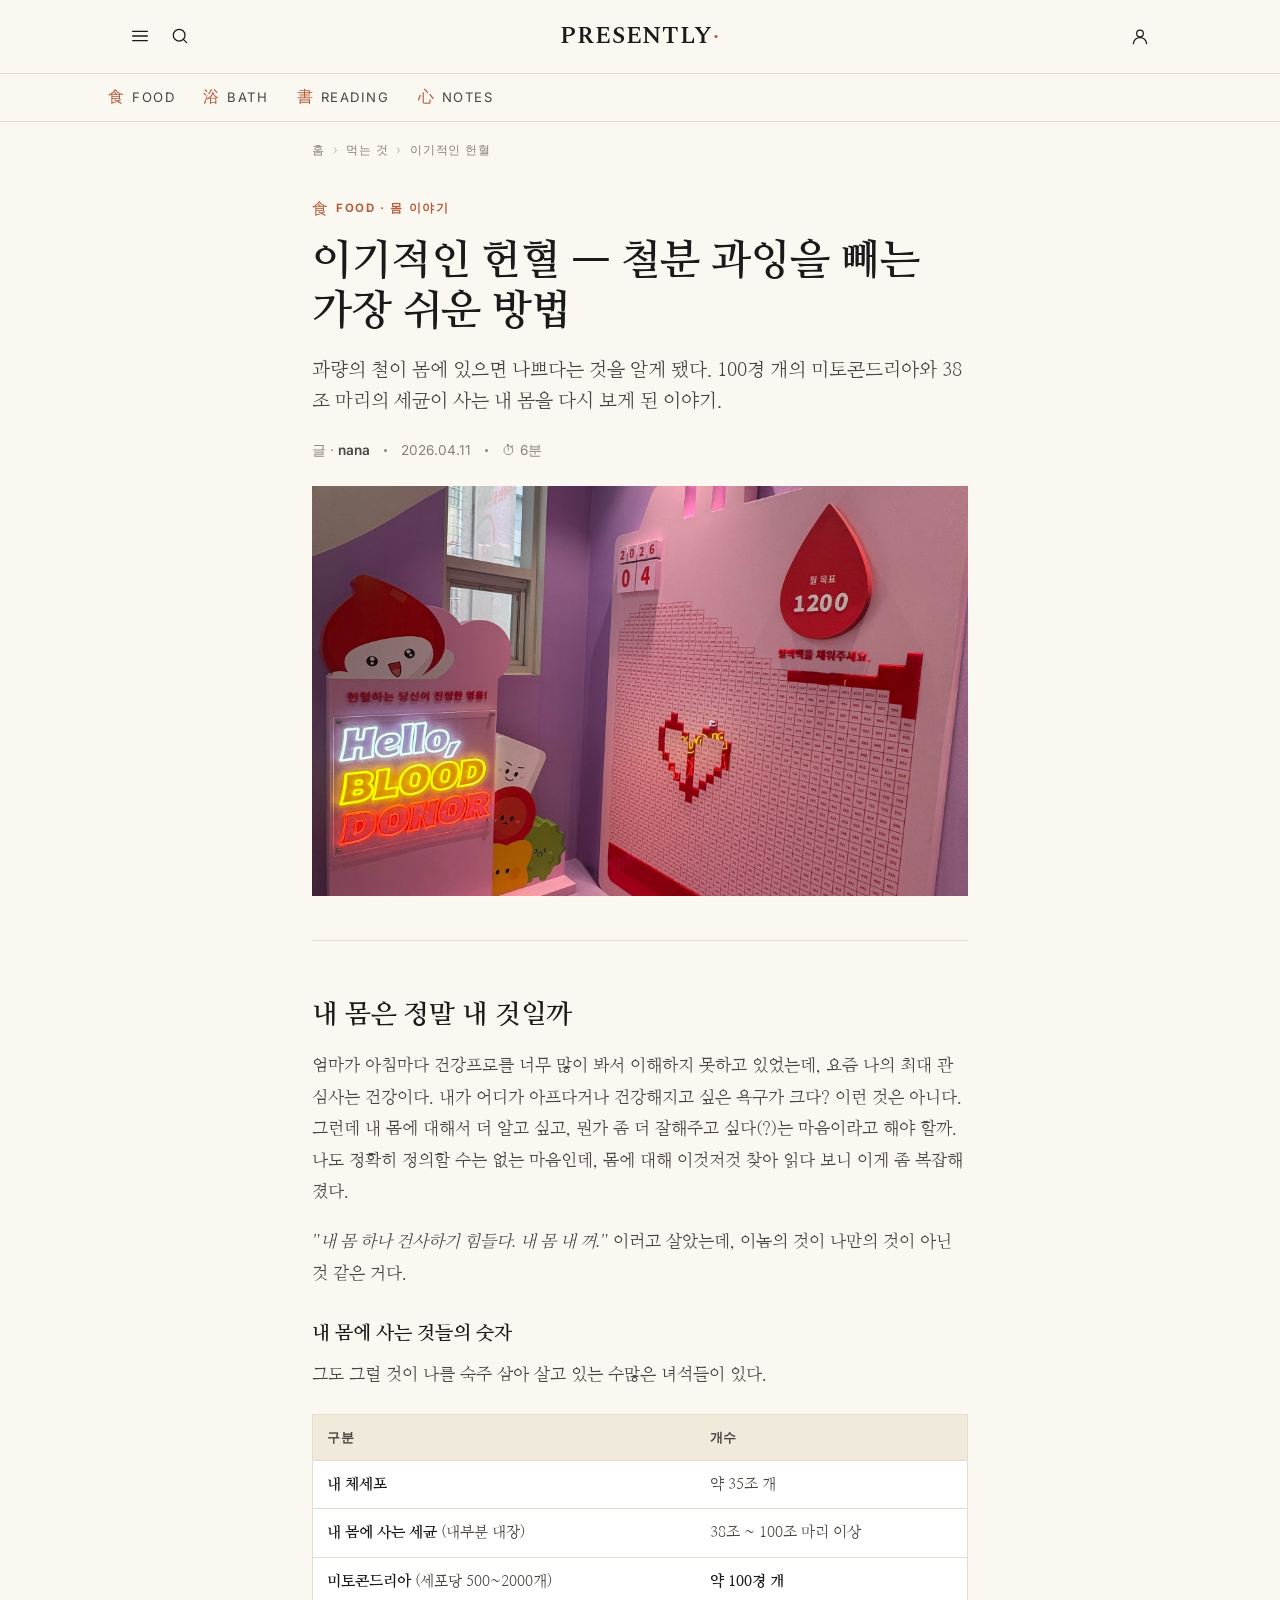
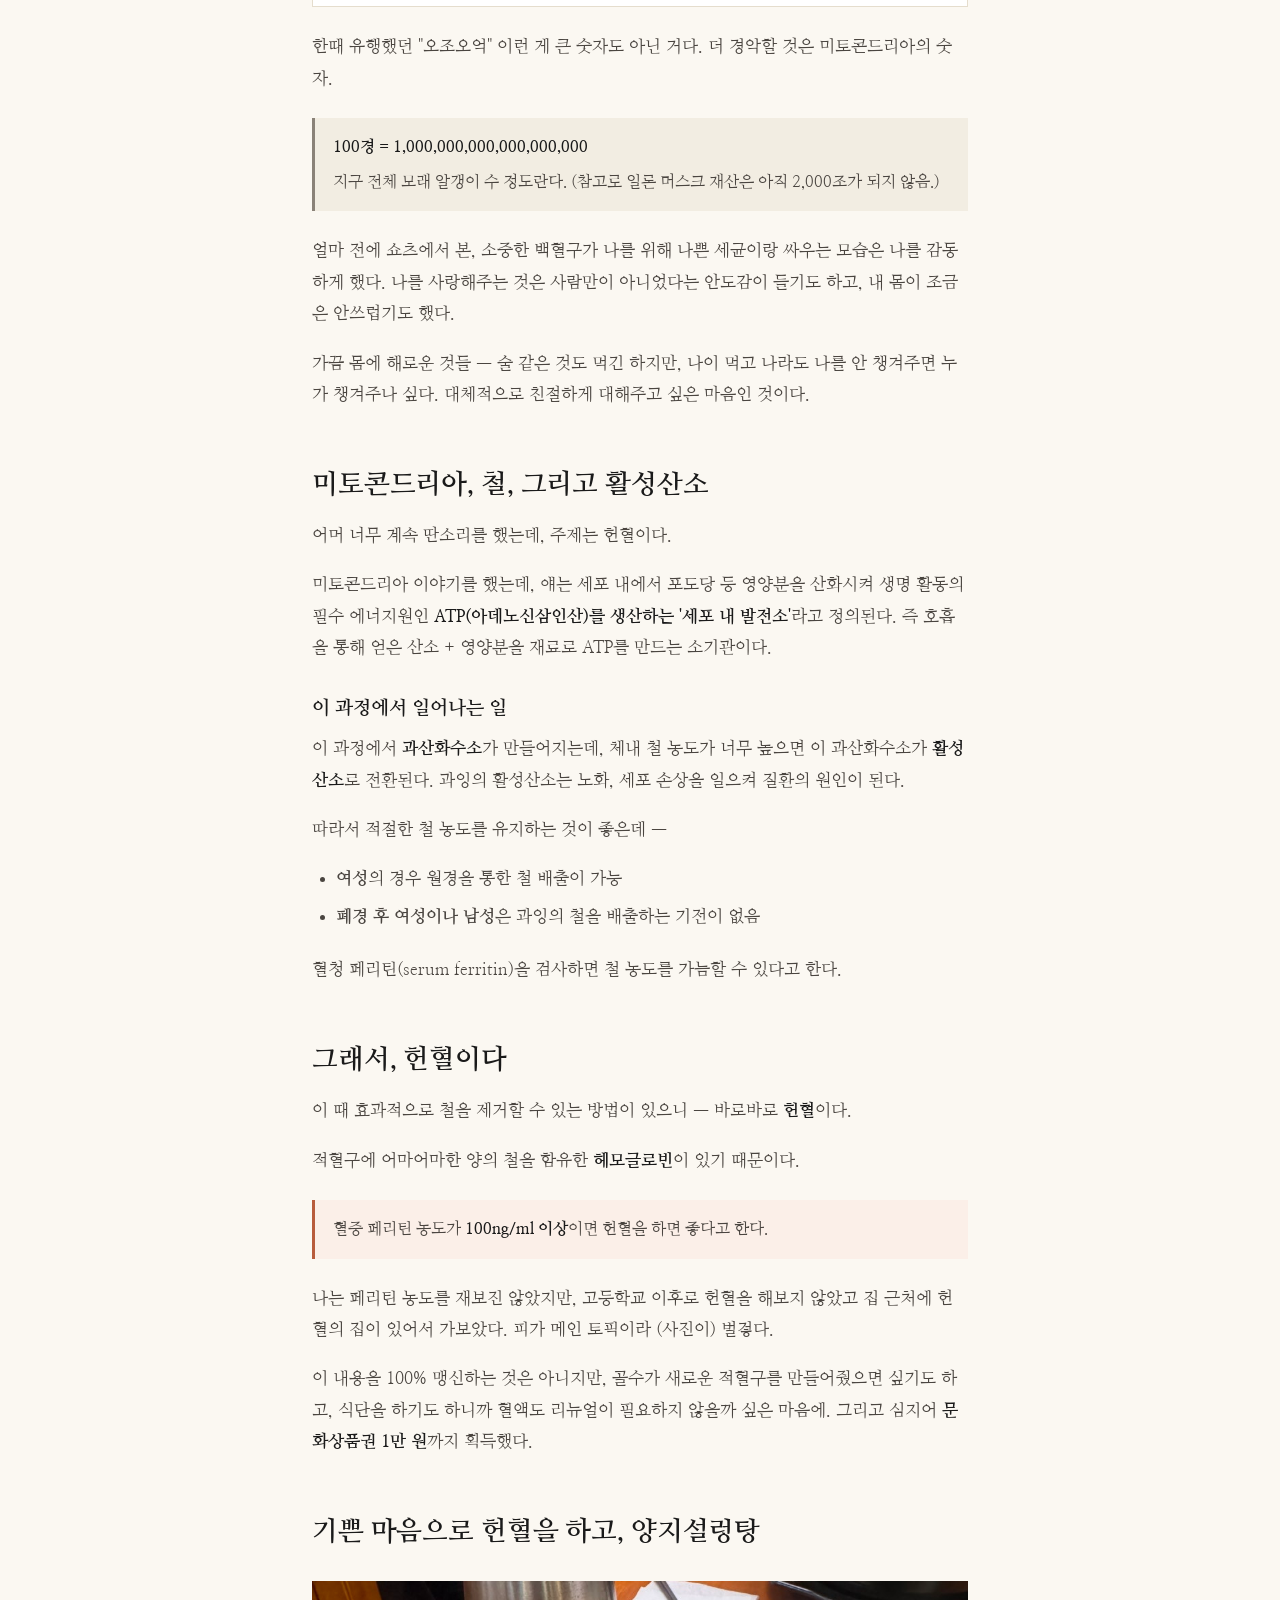
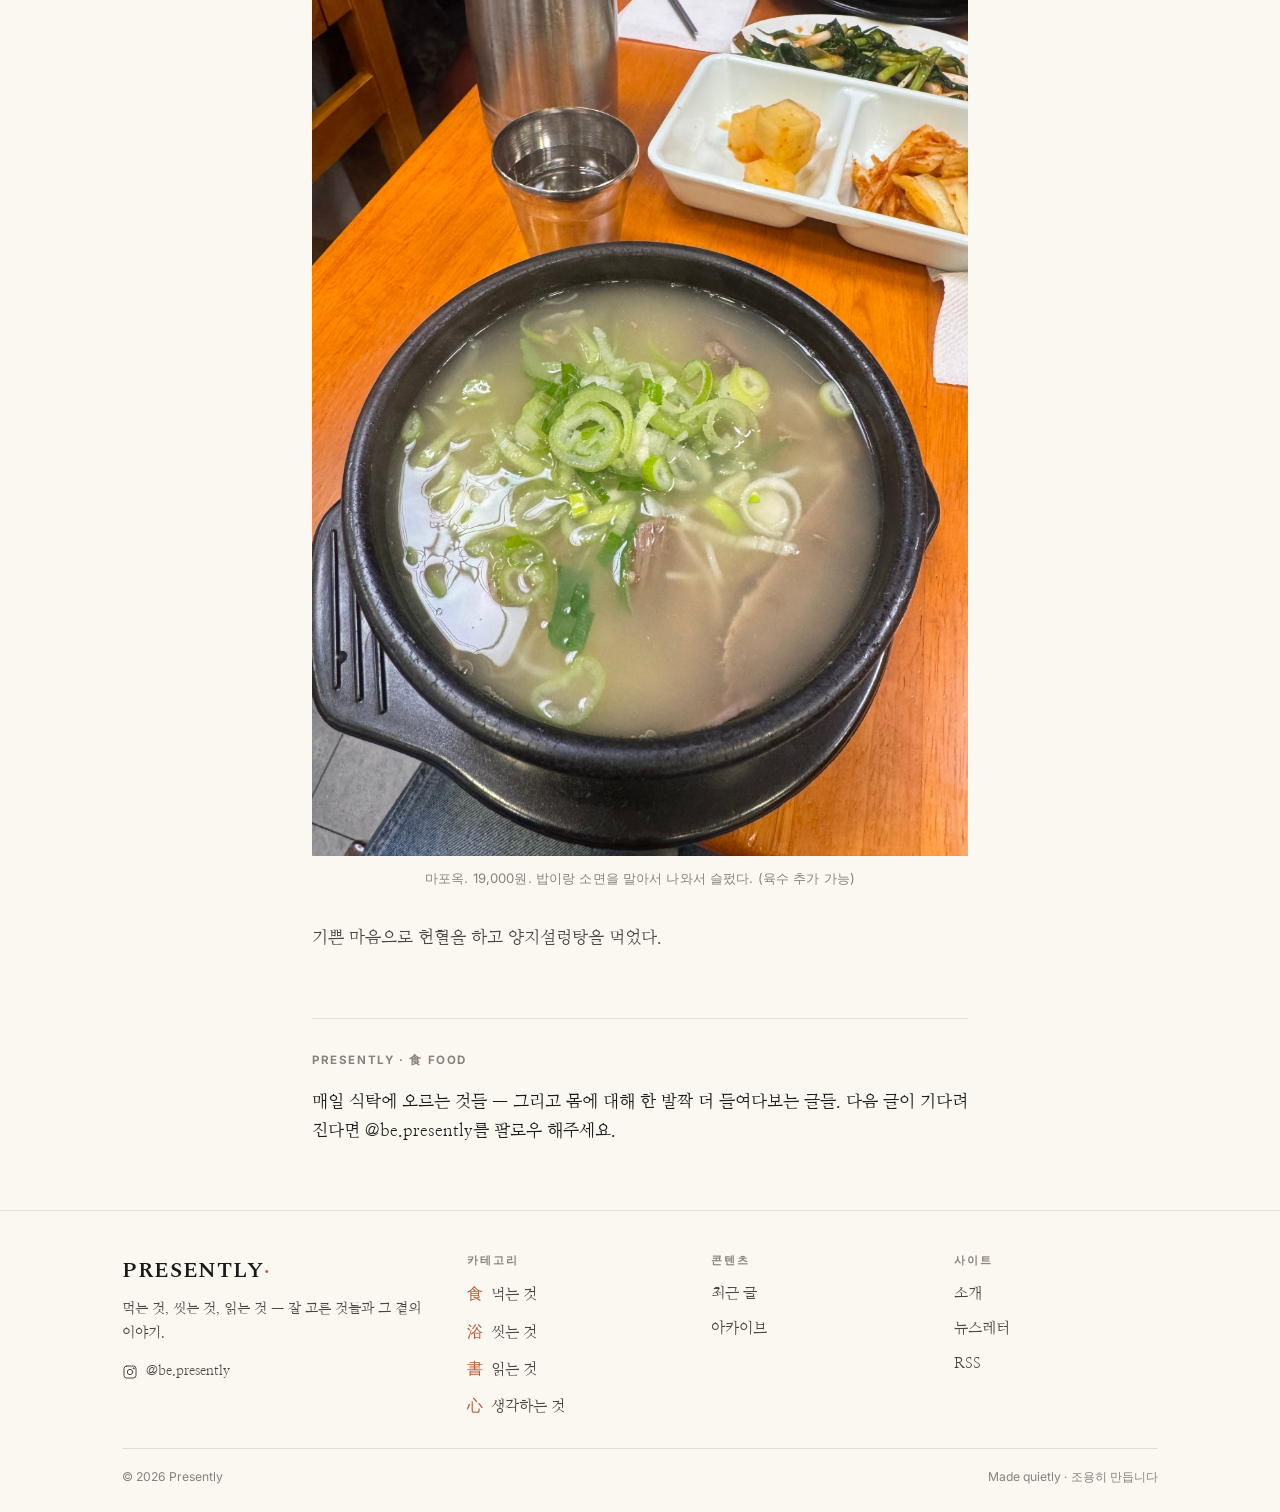
<file: posts/blood-donation/index.html>
<!DOCTYPE html>
<html lang="ko">
<head>
<meta charset="UTF-8">
<meta name="viewport" content="width=device-width, initial-scale=1.0">
<!-- Google tag (gtag.js) -->
<script async src="https://www.googletagmanager.com/gtag/js?id=G-NTKXXLTSJP"></script>
<script>
  window.dataLayer = window.dataLayer || [];
  function gtag(){dataLayer.push(arguments);}
  gtag('js', new Date());
  gtag('config', 'G-NTKXXLTSJP');
</script>
<title>이기적인 헌혈 — 철분 과잉을 빼는 가장 쉬운 방법 | PRESENTLY</title>
<meta name="description" content="미토콘드리아·페리틴·활성산소의 관계, 그리고 헌혈로 과잉 철분을 빼는 방법. 100경 개의 미토콘드리아와 38조 마리의 세균이 사는 내 몸을 다시 보게 된 이야기.">
<meta name="keywords" content="헌혈 효과, 철분 과잉, 페리틴, 미토콘드리아, 활성산소, 헤모글로빈, 헌혈의집, 폐경 후 철분, 노화 방지, ATP">
<meta property="og:title" content="이기적인 헌혈 — 철분 과잉을 빼는 가장 쉬운 방법">
<meta property="og:description" content="미토콘드리아·페리틴·활성산소의 관계, 그리고 헌혈로 과잉 철분을 빼는 방법.">
<meta property="og:type" content="article">
<meta property="og:url" content="https://presently.at/posts/blood-donation/">
<meta property="og:image" content="https://presently.at/posts/blood-donation/cover.jpg">
<meta property="article:published_time" content="2026-04-11T15:25:00+09:00">
<meta property="article:author" content="nana">
<meta property="article:section" content="먹는 것">
<link rel="canonical" href="https://presently.at/posts/blood-donation/">
<link rel="preconnect" href="https://fonts.googleapis.com">
<link rel="preconnect" href="https://fonts.gstatic.com" crossorigin>
<link href="https://fonts.googleapis.com/css2?family=Spectral:ital,wght@0,400;0,500;0,600;1,400&family=Nanum+Myeongjo:wght@400;700;800&family=Inter:wght@400;500;600;700&display=swap" rel="stylesheet">
<link rel="stylesheet" href="/css/article.css">

<script type="application/ld+json">
{
  "@context": "https://schema.org",
  "@type": "Article",
  "headline": "이기적인 헌혈 — 철분 과잉을 빼는 가장 쉬운 방법",
  "description": "미토콘드리아·페리틴·활성산소의 관계, 그리고 헌혈로 과잉 철분을 빼는 방법.",
  "image": ["https://presently.at/posts/blood-donation/cover.jpg"],
  "url": "https://presently.at/posts/blood-donation/",
  "datePublished": "2026-04-11",
  "dateModified": "2026-05-02",
  "author": { "@type": "Person", "name": "nana" },
  "publisher": {
    "@type": "Organization",
    "name": "PRESENTLY",
    "url": "https://presently.at"
  },
  "mainEntityOfPage": "https://presently.at/posts/blood-donation/",
  "articleSection": "먹는 것",
  "keywords": "헌혈, 철분, 페리틴, 미토콘드리아, 활성산소, 헤모글로빈"
}
</script>

<script type="application/ld+json">
{
  "@context": "https://schema.org",
  "@type": "FAQPage",
  "mainEntity": [
    { "@type": "Question", "name": "왜 체내 철 농도가 너무 높으면 좋지 않나요?",
      "acceptedAnswer": { "@type": "Answer", "text": "미토콘드리아가 ATP를 만드는 과정에서 과산화수소가 생성됩니다. 체내 철 농도가 높으면 이 과산화수소가 활성산소로 전환되고, 과잉 활성산소는 노화·세포 손상·질환의 원인이 됩니다. 그래서 적절한 철 농도를 유지하는 것이 중요합니다." } },
    { "@type": "Question", "name": "여성과 남성의 철 배출 메커니즘이 다른가요?",
      "acceptedAnswer": { "@type": "Answer", "text": "여성은 월경을 통해 자연스럽게 철이 배출됩니다. 그러나 폐경 후 여성이나 남성은 과잉의 철을 자연 배출하는 기전이 없어, 의도적으로 빼주지 않으면 축적될 수 있습니다." } },
    { "@type": "Question", "name": "과잉 철분을 빼는 방법은?",
      "acceptedAnswer": { "@type": "Answer", "text": "헌혈이 가장 효과적입니다. 적혈구 안의 헤모글로빈에 어마어마한 양의 철이 함유되어 있어, 헌혈을 통해 직접적으로 철을 제거할 수 있습니다. 혈청 페리틴 농도가 100ng/ml 이상이면 헌혈을 권장합니다." } },
    { "@type": "Question", "name": "내 철 농도는 어떻게 확인하나요?",
      "acceptedAnswer": { "@type": "Answer", "text": "혈청 페리틴(serum ferritin) 검사를 통해 체내 철 저장량을 가늠할 수 있습니다. 일반 건강검진에서 추가 옵션으로 신청 가능합니다." } }
  ]
}
</script>

<script type="application/ld+json">
{
  "@context": "https://schema.org",
  "@type": "WebPage",
  "url": "https://presently.at/posts/blood-donation/",
  "speakable": {
    "@type": "SpeakableSpecification",
    "cssSelector": [".post-lead", "h1", ".callout--accent"]
  }
}
</script>

<script type="application/ld+json">
{
  "@context": "https://schema.org",
  "@type": "BreadcrumbList",
  "itemListElement": [
    { "@type": "ListItem", "position": 1, "name": "홈", "item": "https://presently.at/" },
    { "@type": "ListItem", "position": 2, "name": "먹는 것", "item": "https://presently.at/blog.html?cat=food" },
    { "@type": "ListItem", "position": 3, "name": "이기적인 헌혈" }
  ]
}
</script>
</head>
<body>

<svg width="0" height="0" style="position:absolute" aria-hidden="true">
  <defs>
    <symbol id="i-menu" viewBox="0 0 24 24"><line x1="4" y1="7" x2="20" y2="7"/><line x1="4" y1="12" x2="20" y2="12"/><line x1="4" y1="17" x2="20" y2="17"/></symbol>
    <symbol id="i-search" viewBox="0 0 24 24"><circle cx="11" cy="11" r="7"/><line x1="20" y1="20" x2="16" y2="16"/></symbol>
    <symbol id="i-account" viewBox="0 0 24 24"><circle cx="12" cy="9" r="4"/><path d="M4 21c1-4.5 4.5-7 8-7s7 2.5 8 7"/></symbol>
    <symbol id="i-instagram" viewBox="0 0 24 24"><rect x="3" y="3" width="18" height="18" rx="4"/><circle cx="12" cy="12" r="4"/><circle cx="17.5" cy="6.5" r=".7"/></symbol>
  </defs>
</svg>

<header class="head">
  <div class="head__inner">
    <div class="head__left" style="display:flex;gap:4px">
      <button class="head__btn" aria-label="메뉴"><svg class="icon" style="width:22px;height:22px"><use href="#i-menu"/></svg></button>
      <button class="head__btn" aria-label="검색"><svg class="icon" style="width:20px;height:20px"><use href="#i-search"/></svg></button>
    </div>
    <a href="/" class="head__logo">PRESENTLY<span class="dot">·</span></a>
    <button class="head__btn head__btn--account" aria-label="계정"><svg class="icon" style="width:20px;height:20px"><use href="#i-account"/></svg></button>
  </div>
  <div class="head__cats">
    <div class="head__cats-inner">
      <a href="/blog.html?cat=food"><span class="han">食</span> Food</a>
      <a href="/blog.html?cat=bath"><span class="han">浴</span> Bath</a>
      <a href="/blog.html?cat=stationery"><span class="han">書</span> Reading</a>
      <a href="/blog.html?cat=philosophy"><span class="han">心</span> Notes</a>
    </div>
  </div>
</header>

<main>
  <article class="read">
    <nav class="crumb" aria-label="위치">
      <a href="/">홈</a>
      <span class="crumb__sep">›</span>
      <a href="/blog.html?cat=food">먹는 것</a>
      <span class="crumb__sep">›</span>
      <span>이기적인 헌혈</span>
    </nav>

    <header class="post-hero">
      <span class="post-eyebrow"><span class="han">食</span> FOOD · 몸 이야기</span>
      <h1>이기적인 헌혈 — 철분 과잉을 빼는 가장 쉬운 방법</h1>
      <p class="post-lead">
        과량의 철이 몸에 있으면 나쁘다는 것을 알게 됐다.
        100경 개의 미토콘드리아와 38조 마리의 세균이 사는 내 몸을 다시 보게 된 이야기.
      </p>
      <div class="post-meta">
        <span>글 · <strong>nana</strong></span>
        <span class="dot"></span>
        <time datetime="2026-04-11">2026.04.11</time>
        <span class="dot"></span>
        <span>⏱ 6분</span>
      </div>

      <figure class="post-cover">
        <img src="cover.jpg" alt="헌혈의집 내부 — 빨간 의자와 분위기">
      </figure>
    </header>

    <div class="post-body">

      <h2 id="my-body">내 몸은 정말 내 것일까</h2>

      <p>엄마가 아침마다 건강프로를 너무 많이 봐서 이해하지 못하고 있었는데, 요즘 나의 최대 관심사는 건강이다. 내가 어디가 아프다거나 건강해지고 싶은 욕구가 크다? 이런 것은 아니다. 그런데 내 몸에 대해서 더 알고 싶고, 뭔가 좀 더 잘해주고 싶다(?)는 마음이라고 해야 할까. 나도 정확히 정의할 수는 없는 마음인데, 몸에 대해 이것저것 찾아 읽다 보니 이게 좀 복잡해졌다.</p>

      <p><em>"내 몸 하나 건사하기 힘들다. 내 몸 내 꺼."</em> 이러고 살았는데, 이놈의 것이 나만의 것이 아닌 것 같은 거다.</p>

      <h3>내 몸에 사는 것들의 숫자</h3>

      <p>그도 그럴 것이 나를 숙주 삼아 살고 있는 수많은 녀석들이 있다.</p>

      <table>
        <thead><tr><th>구분</th><th>개수</th></tr></thead>
        <tbody>
          <tr><td><strong>내 체세포</strong></td><td>약 35조 개</td></tr>
          <tr><td><strong>내 몸에 사는 세균</strong> (대부분 대장)</td><td>38조 ~ 100조 마리 이상</td></tr>
          <tr><td><strong>미토콘드리아</strong> (세포당 500~2000개)</td><td><strong>약 100경 개</strong></td></tr>
        </tbody>
      </table>

      <p>한때 유행했던 "오조오억" 이런 게 큰 숫자도 아닌 거다. 더 경악할 것은 미토콘드리아의 숫자.</p>

      <div class="callout">
        <p><strong>100경 = 1,000,000,000,000,000,000</strong></p>
        <p>지구 전체 모래 알갱이 수 정도란다. (참고로 일론 머스크 재산은 아직 2,000조가 되지 않음.)</p>
      </div>

      <p>얼마 전에 쇼츠에서 본, 소중한 백혈구가 나를 위해 나쁜 세균이랑 싸우는 모습은 나를 감동하게 했다. 나를 사랑해주는 것은 사람만이 아니었다는 안도감이 들기도 하고, 내 몸이 조금은 안쓰럽기도 했다.</p>

      <p>가끔 몸에 해로운 것들 — 술 같은 것도 먹긴 하지만, 나이 먹고 나라도 나를 안 챙겨주면 누가 챙겨주나 싶다. 대체적으로 친절하게 대해주고 싶은 마음인 것이다.</p>

      <h2 id="iron">미토콘드리아, 철, 그리고 활성산소</h2>

      <p>어머 너무 계속 딴소리를 했는데, 주제는 헌혈이다.</p>

      <p>미토콘드리아 이야기를 했는데, 얘는 세포 내에서 포도당 등 영양분을 산화시켜 생명 활동의 필수 에너지원인 <strong>ATP(아데노신삼인산)를 생산하는 '세포 내 발전소'</strong>라고 정의된다. 즉 호흡을 통해 얻은 산소 + 영양분을 재료로 ATP를 만드는 소기관이다.</p>

      <h3>이 과정에서 일어나는 일</h3>

      <p>이 과정에서 <strong>과산화수소</strong>가 만들어지는데, 체내 철 농도가 너무 높으면 이 과산화수소가 <strong>활성산소</strong>로 전환된다. 과잉의 활성산소는 노화, 세포 손상을 일으켜 질환의 원인이 된다.</p>

      <p>따라서 적절한 철 농도를 유지하는 것이 좋은데 — </p>

      <ul>
        <li><strong>여성</strong>의 경우 월경을 통한 철 배출이 가능</li>
        <li><strong>폐경 후 여성이나 남성</strong>은 과잉의 철을 배출하는 기전이 없음</li>
      </ul>

      <p>혈청 페리틴(serum ferritin)을 검사하면 철 농도를 가늠할 수 있다고 한다.</p>

      <h2 id="donation">그래서, 헌혈이다</h2>

      <p>이 때 효과적으로 철을 제거할 수 있는 방법이 있으니 — 바로바로 <strong>헌혈</strong>이다.</p>

      <p>적혈구에 어마어마한 양의 철을 함유한 <strong>헤모글로빈</strong>이 있기 때문이다.</p>

      <div class="callout callout--accent">
        <p>혈중 페리틴 농도가 <strong>100ng/ml 이상</strong>이면 헌혈을 하면 좋다고 한다.</p>
      </div>

      <p>나는 페리틴 농도를 재보진 않았지만, 고등학교 이후로 헌혈을 해보지 않았고 집 근처에 헌혈의 집이 있어서 가보았다. 피가 메인 토픽이라 (사진이) 벌겋다.</p>

      <p>이 내용을 100% 맹신하는 것은 아니지만, 골수가 새로운 적혈구를 만들어줬으면 싶기도 하고, 식단을 하기도 하니까 혈액도 리뉴얼이 필요하지 않을까 싶은 마음에. 그리고 심지어 <strong>문화상품권 1만 원</strong>까지 획득했다.</p>

      <h2 id="seolleongtang">기쁜 마음으로 헌혈을 하고, 양지설렁탕</h2>

      <figure>
        <img src="seolleongtang.jpg" alt="마포옥의 양지설렁탕 — 밥과 소면이 말려서 나온 모습">
        <figcaption>마포옥. 19,000원. 밥이랑 소면을 말아서 나와서 슬펐다. (육수 추가 가능)</figcaption>
      </figure>

      <p>기쁜 마음으로 헌혈을 하고 양지설렁탕을 먹었다.</p>

    </div>

    <footer class="post-foot">
      <p class="post-foot__heading">PRESENTLY · 食 Food</p>
      <p>매일 식탁에 오르는 것들 — 그리고 몸에 대해 한 발짝 더 들여다보는 글들. 다음 글이 기다려진다면 <a href="https://instagram.com/be.presently" target="_blank" rel="noopener">@be.presently</a>를 팔로우 해주세요.</p>
    </footer>
  </article>
</main>

<footer class="foot">
  <div class="wrap">
    <div class="foot__top">
      <div>
        <div class="foot__brand-name">PRESENTLY<span class="dot">·</span></div>
        <p class="foot__brand-tag">먹는 것, 씻는 것, 읽는 것 — 잘 고른 것들과 그 곁의 이야기.</p>
        <a href="https://instagram.com/be.presently" target="_blank" rel="noopener" style="font-size:.86rem;color:var(--ink-2);display:inline-flex;gap:8px;align-items:center"><svg class="icon"><use href="#i-instagram"/></svg> @be.presently</a>
      </div>
      <div>
        <div class="foot__heading">카테고리</div>
        <div class="foot__links">
          <a href="/blog.html?cat=food"><span class="han">食</span> 먹는 것</a>
          <a href="/blog.html?cat=bath"><span class="han">浴</span> 씻는 것</a>
          <a href="/blog.html?cat=stationery"><span class="han">書</span> 읽는 것</a>
          <a href="/blog.html?cat=philosophy"><span class="han">心</span> 생각하는 것</a>
        </div>
      </div>
      <div>
        <div class="foot__heading">콘텐츠</div>
        <div class="foot__links">
          <a href="/blog.html">최근 글</a>
          <a href="/blog.html">아카이브</a>
        </div>
      </div>
      <div>
        <div class="foot__heading">사이트</div>
        <div class="foot__links">
          <a href="/about.html">소개</a>
          <a href="/#newsletter">뉴스레터</a>
          <a href="/rss.xml">RSS</a>
        </div>
      </div>
    </div>
    <div class="foot__bottom">
      <span>© 2026 Presently</span>
      <span>Made quietly · 조용히 만듭니다</span>
    </div>
  </div>
</footer>

</body>
</html>
</file>
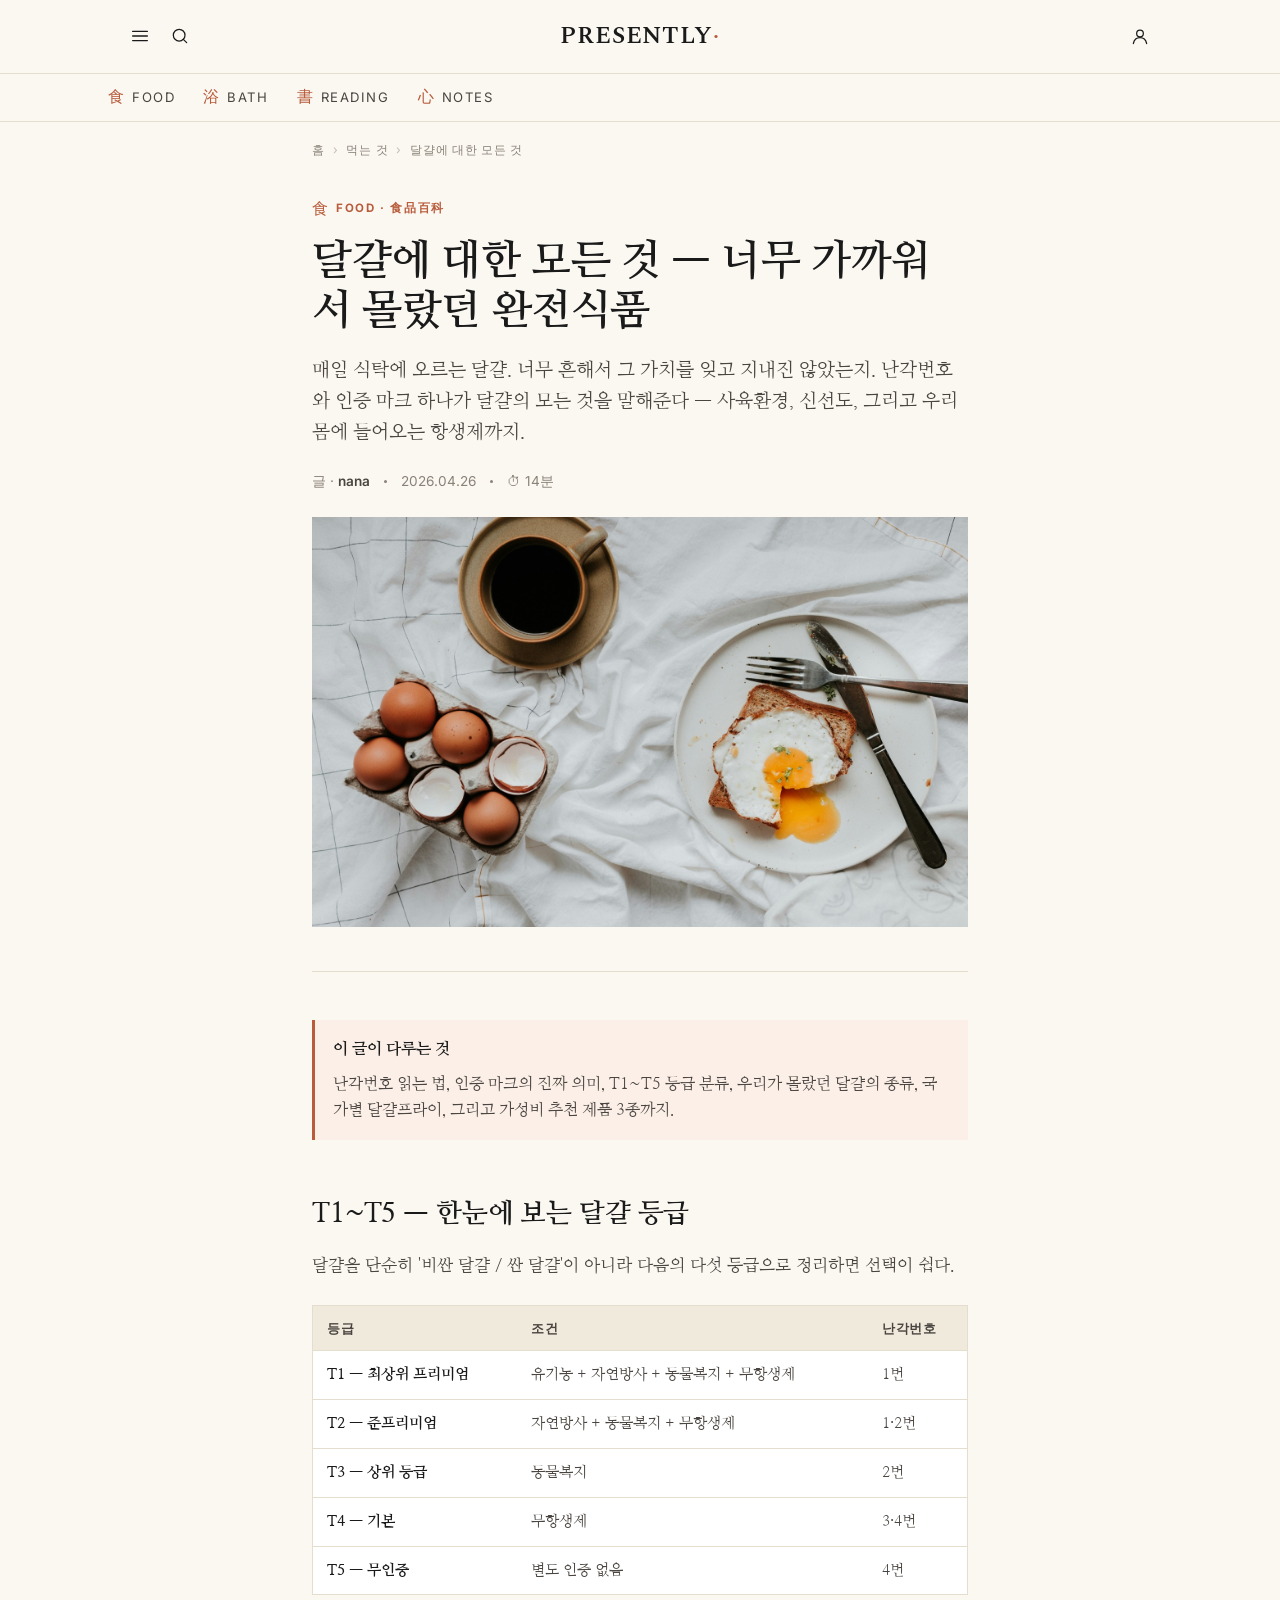
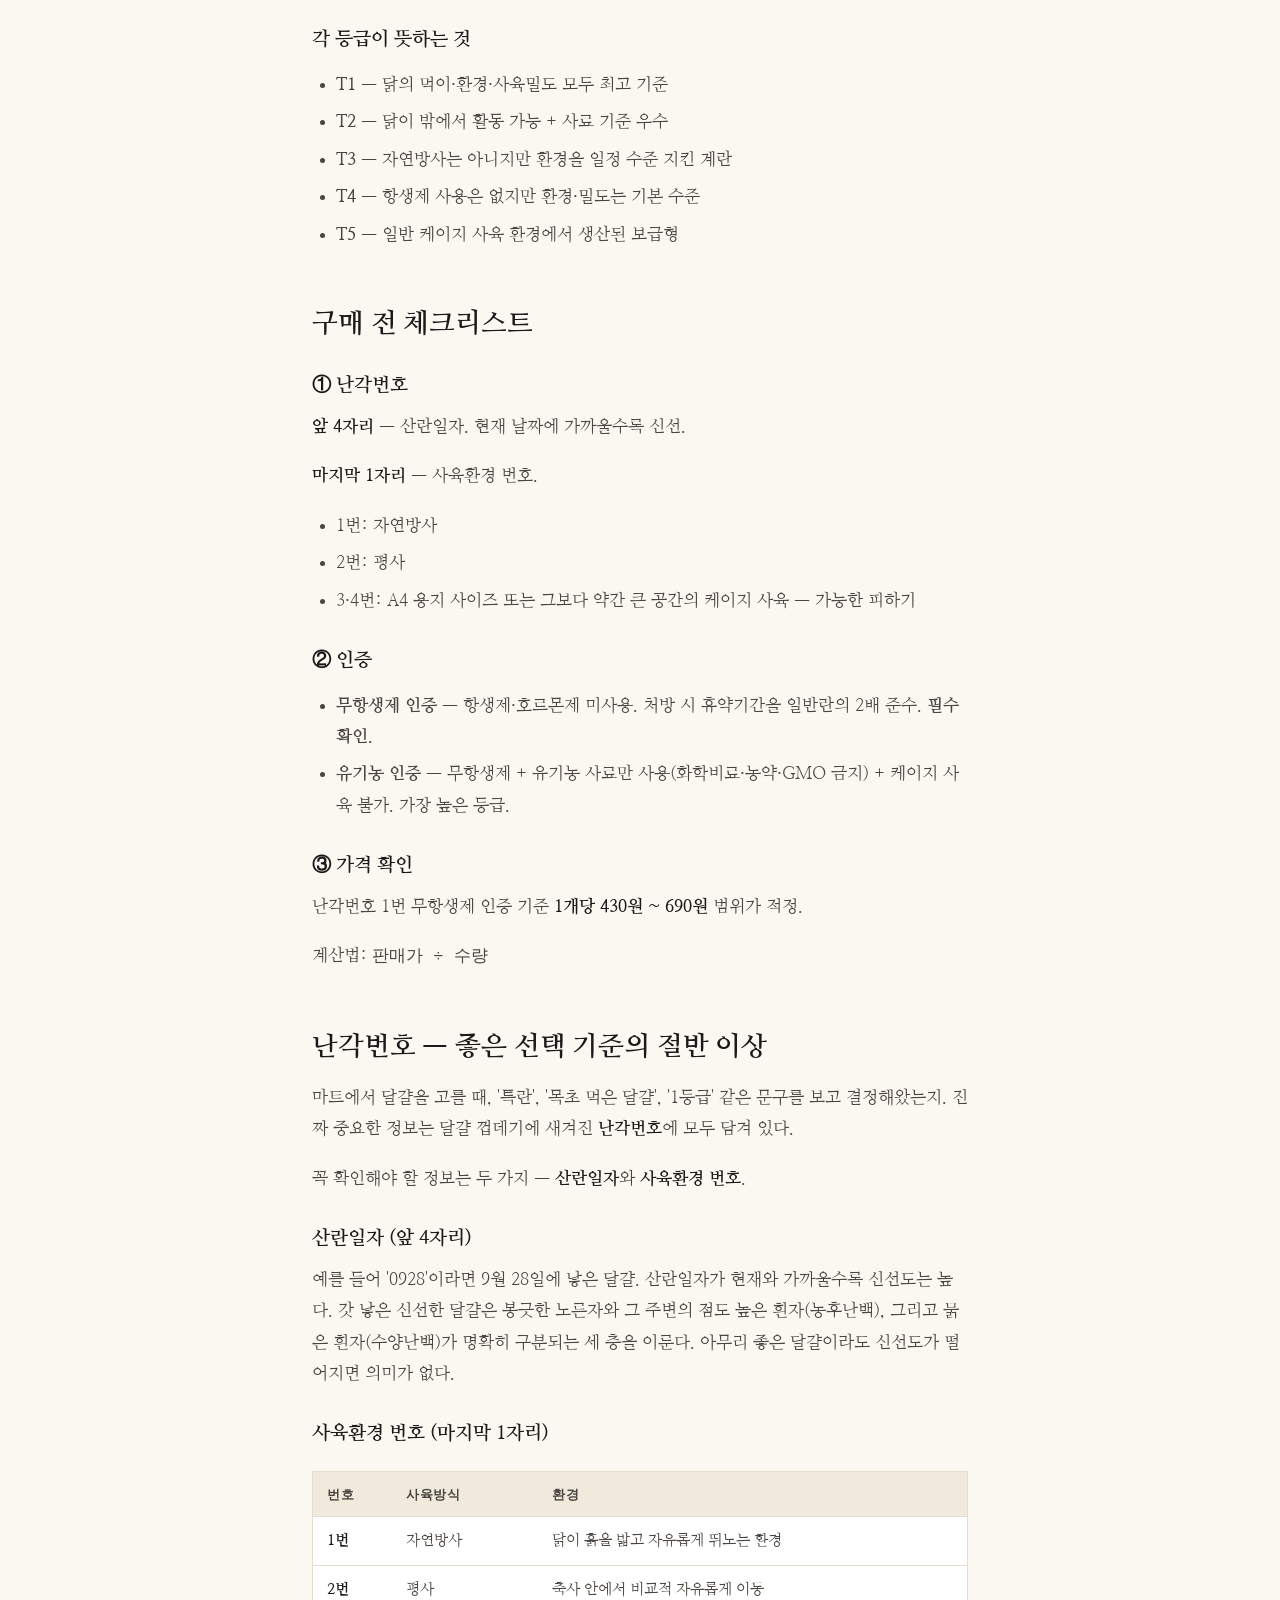
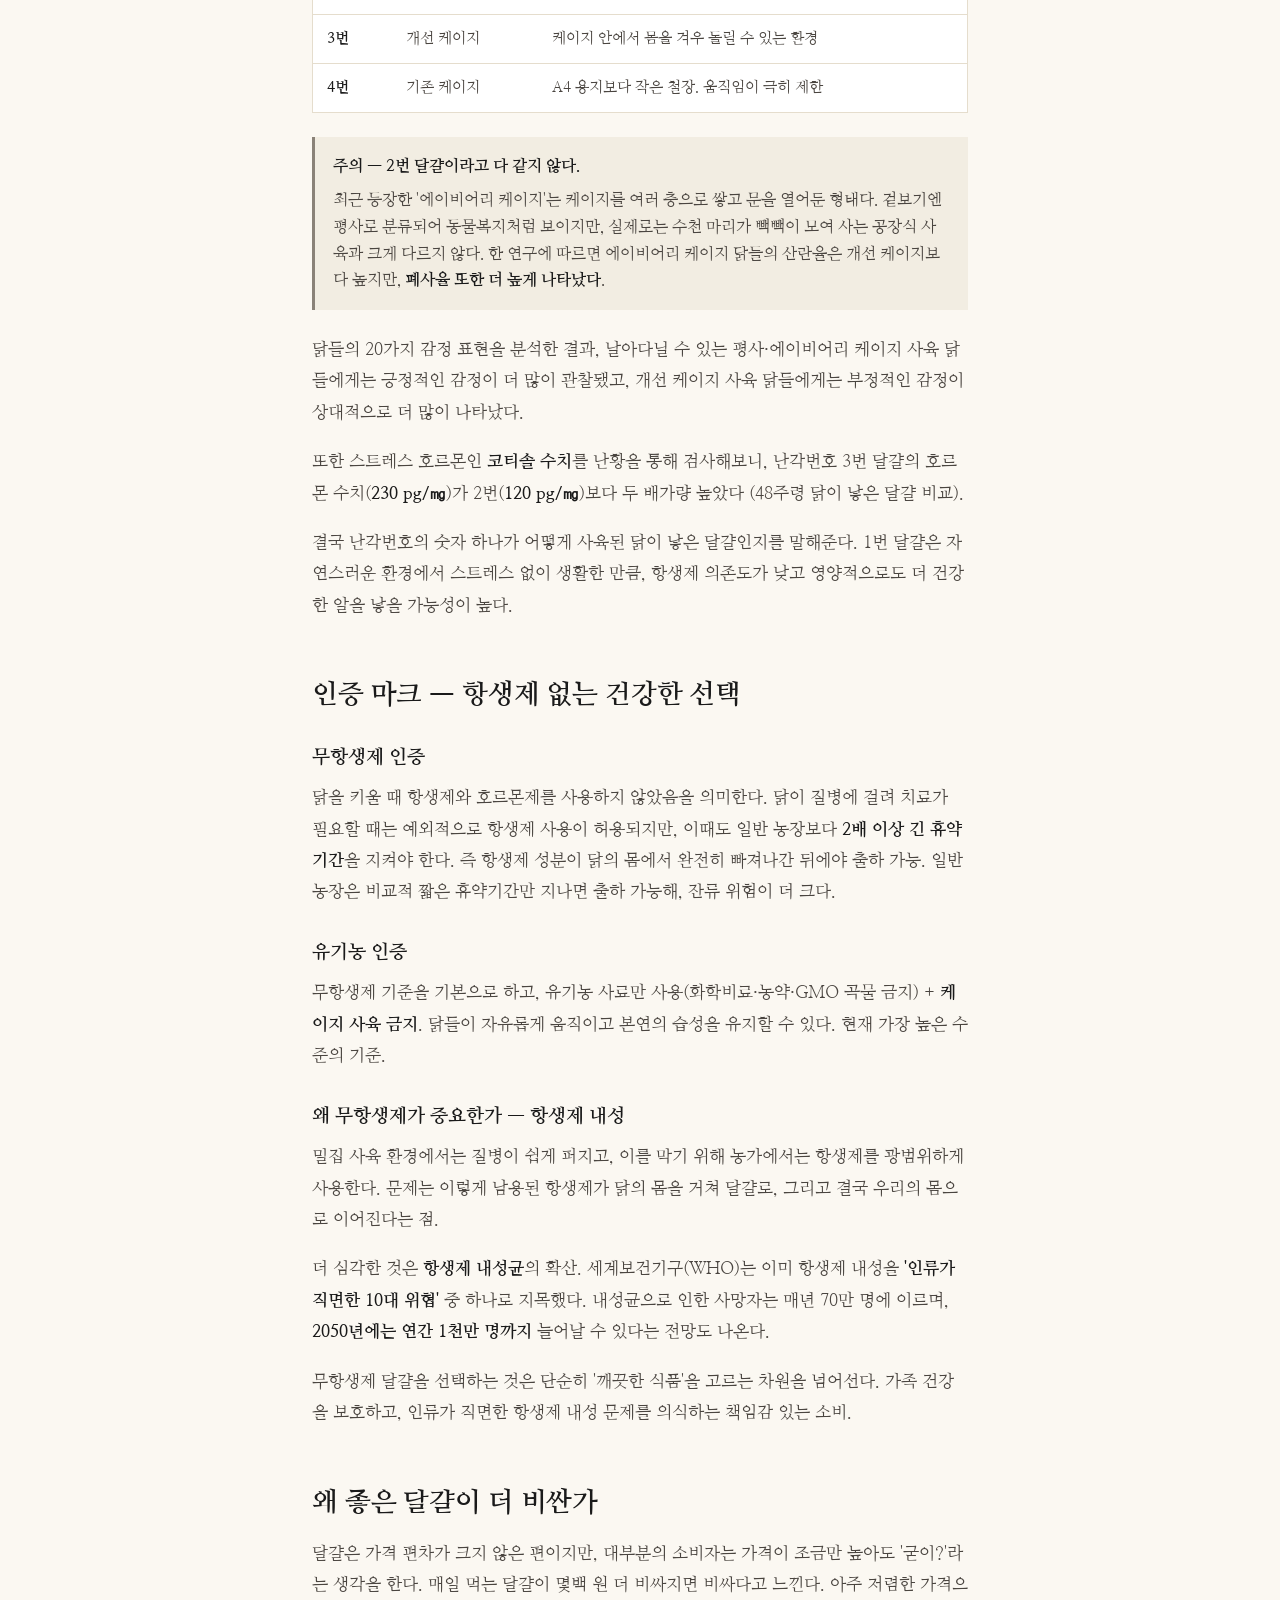
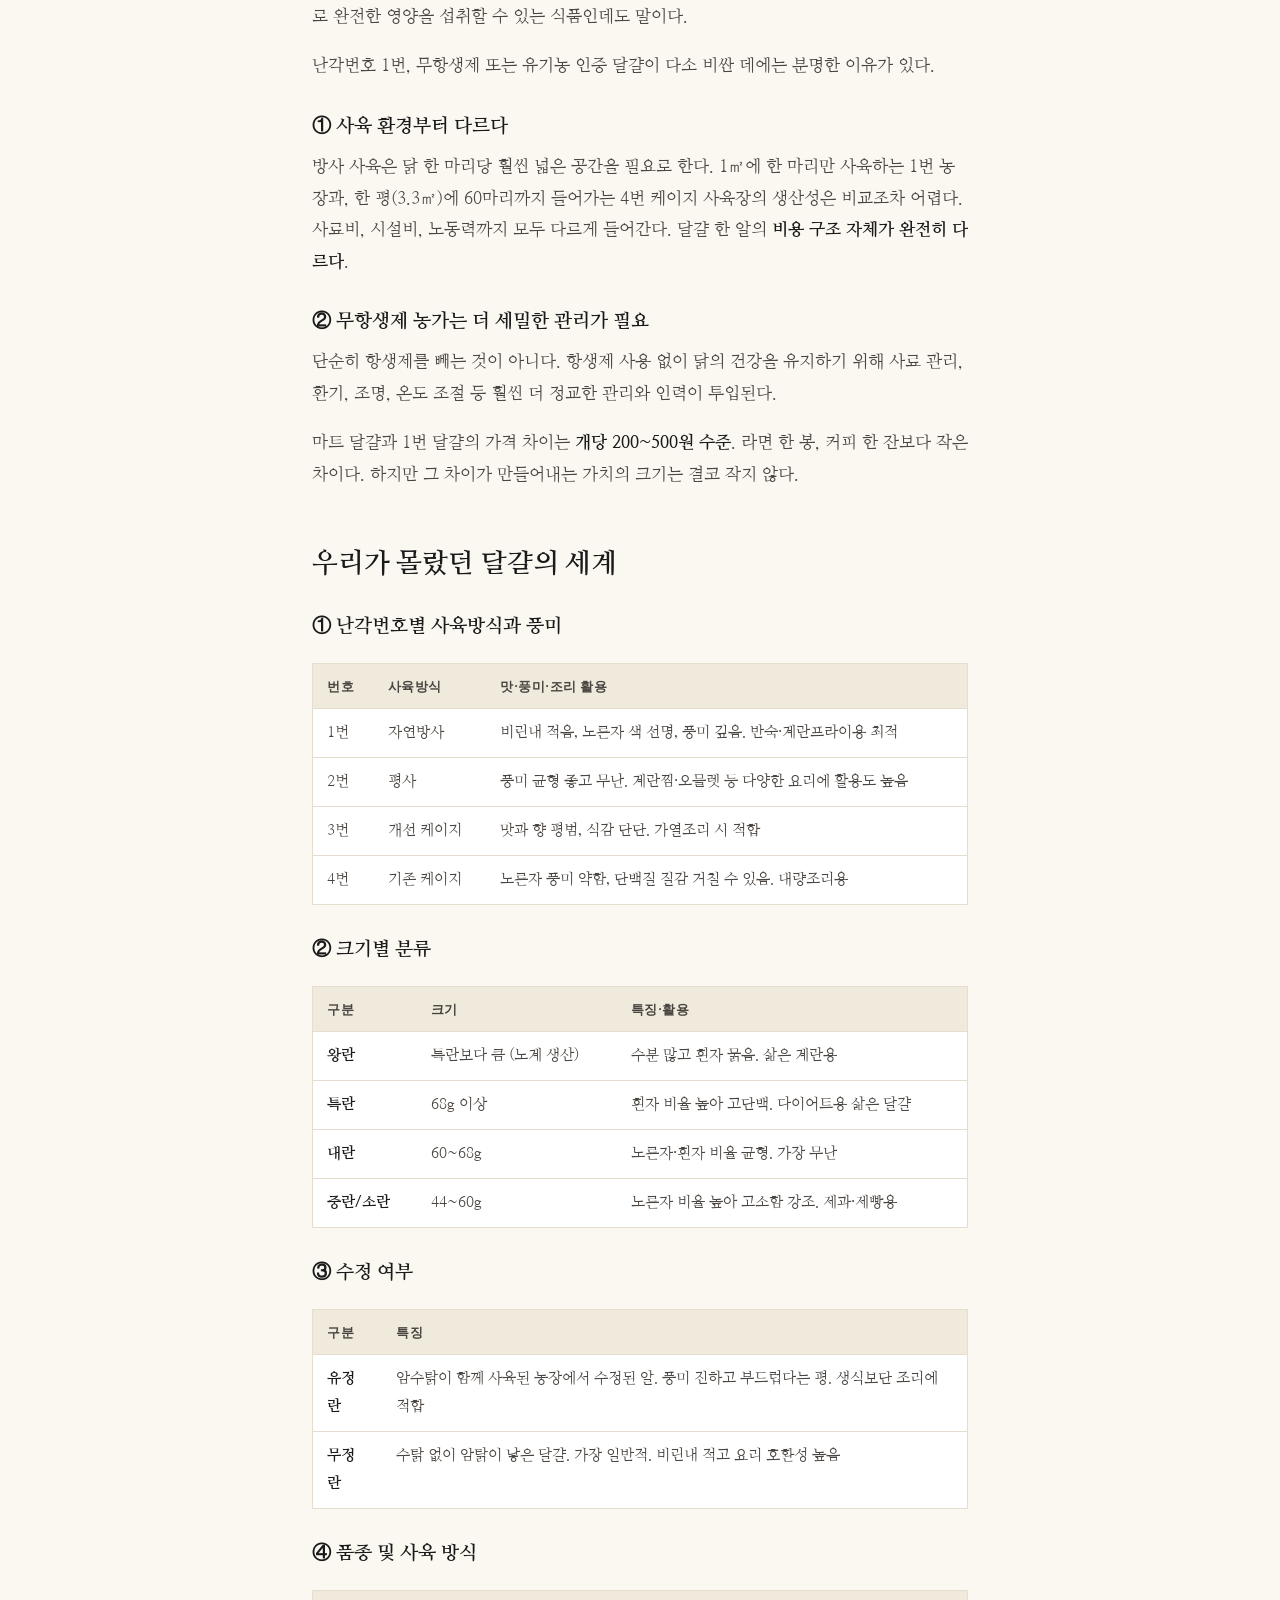
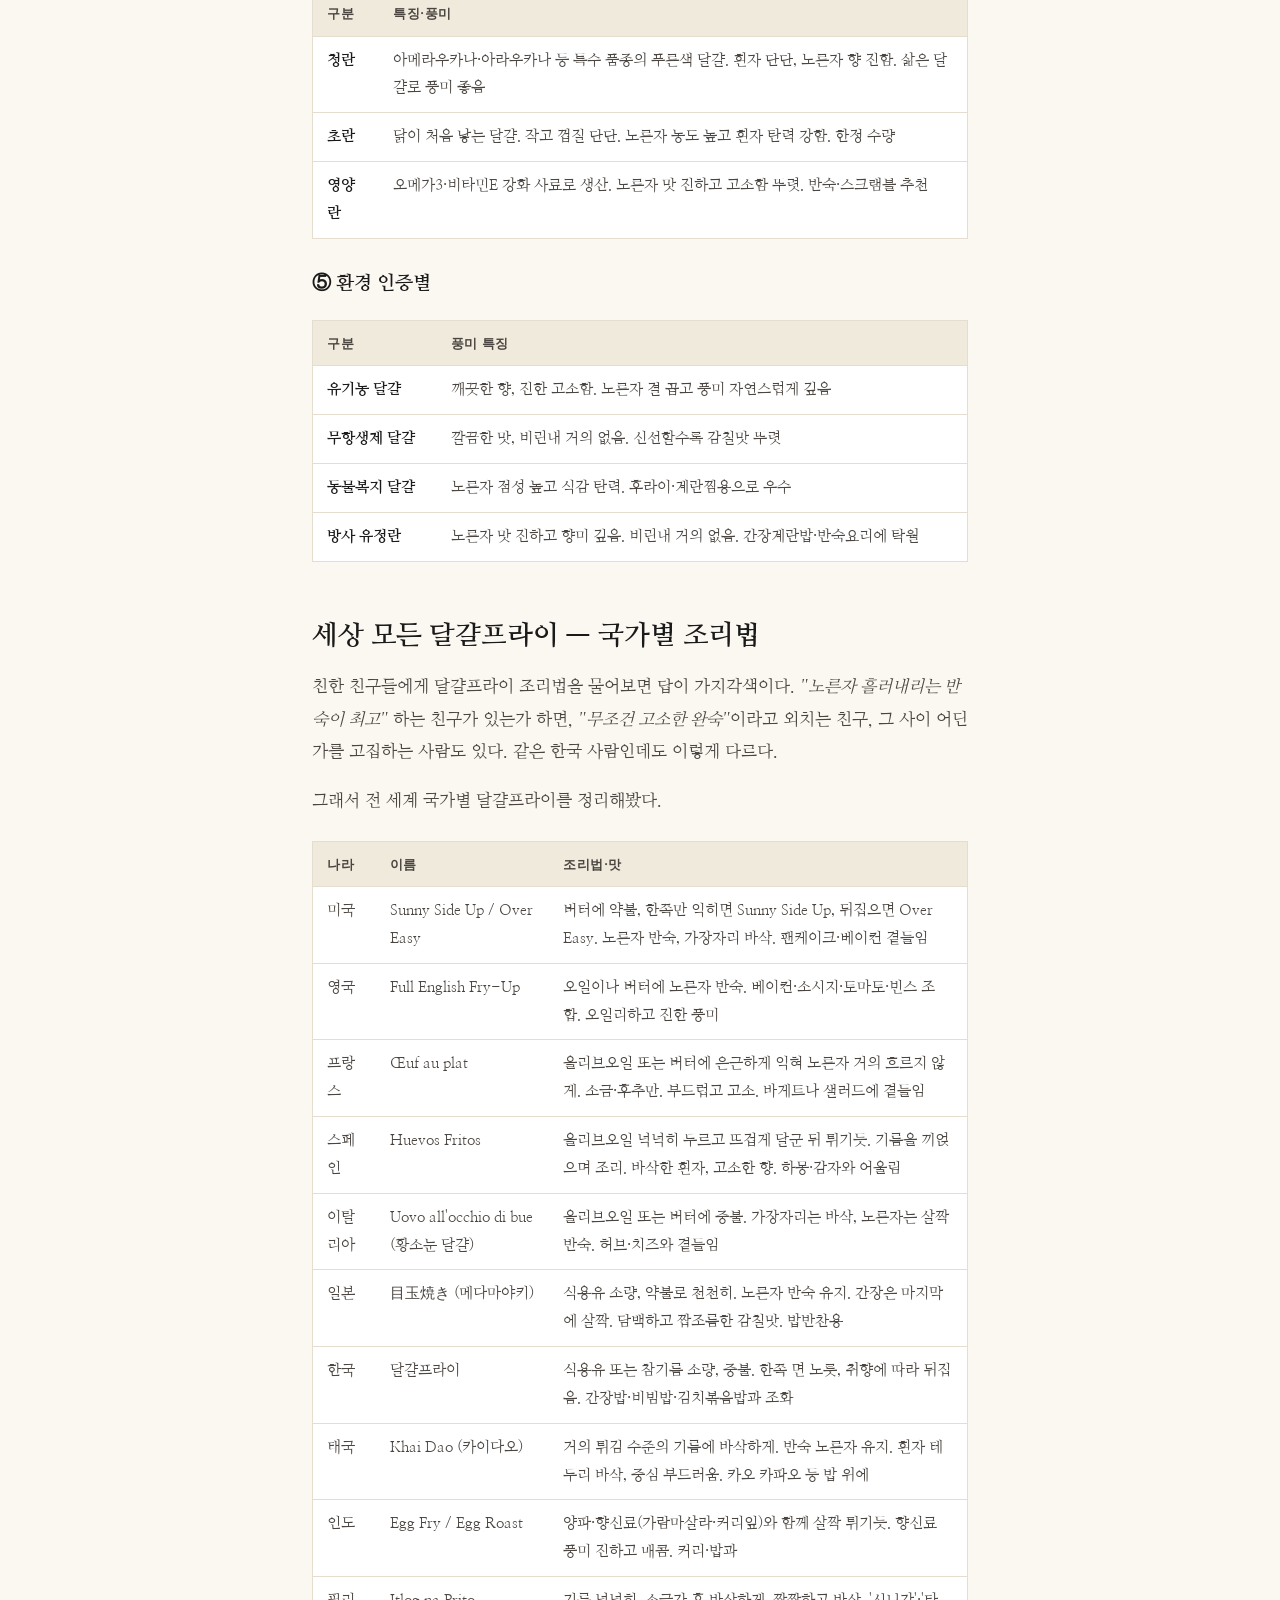
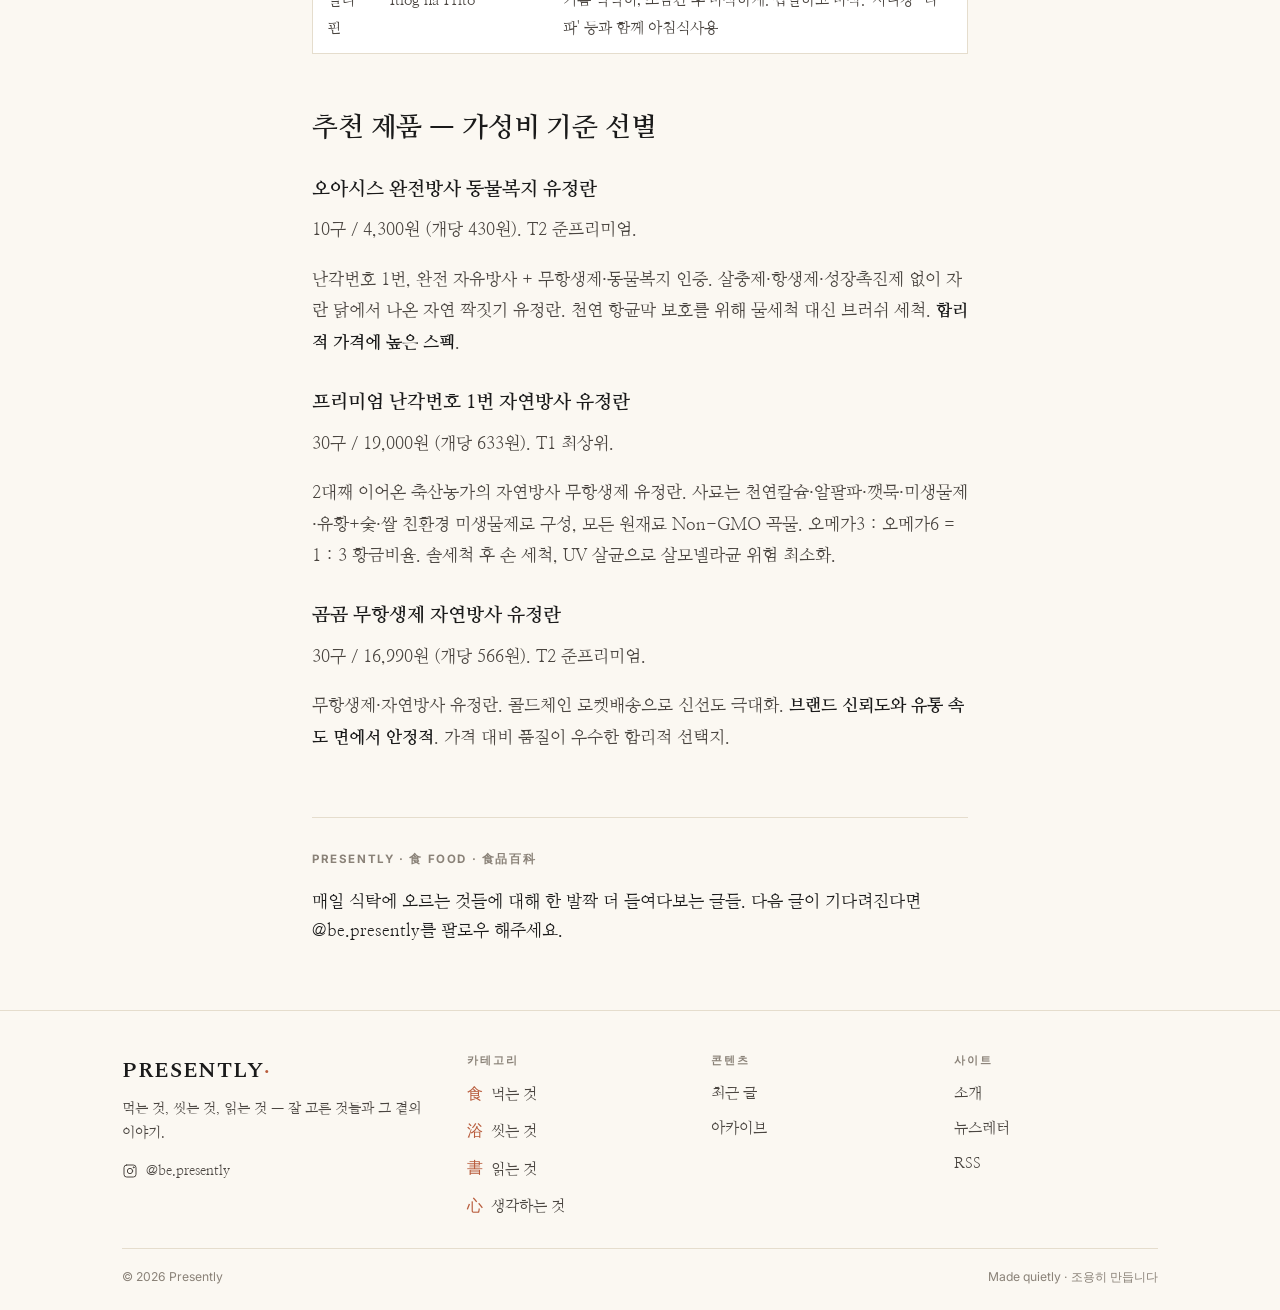
<file: posts/egg-guide/index.html>
<!DOCTYPE html>
<html lang="ko">
<head>
<meta charset="UTF-8">
<meta name="viewport" content="width=device-width, initial-scale=1.0">
<!-- Google tag (gtag.js) -->
<script async src="https://www.googletagmanager.com/gtag/js?id=G-NTKXXLTSJP"></script>
<script>
  window.dataLayer = window.dataLayer || [];
  function gtag(){dataLayer.push(arguments);}
  gtag('js', new Date());
  gtag('config', 'G-NTKXXLTSJP');
</script>
<title>달걀 고르는 법 — 난각번호·인증·등급별 정리와 추천 제품 | PRESENTLY</title>
<meta name="description" content="난각번호 마지막 숫자, 무항생제·유기농·동물복지 인증, T1~T5 등급으로 정리한 달걀 선택 가이드. 사육환경, 산란일자, 적정 가격 범위, 그리고 가성비 기준 추천 제품 3종.">
<meta name="keywords" content="달걀 고르는법, 난각번호, 무항생제 달걀, 유기농 달걀, 동물복지 달걀, 자연방사 유정란, 에이비어리 케이지, 달걀 등급, 1번 달걀">
<meta property="og:title" content="달걀 고르는 법 — 난각번호·인증·등급별 정리와 추천 제품">
<meta property="og:description" content="너무 가까워서 몰랐던 완전식품, 달걀의 모든 것. 난각번호부터 T1~T5 등급, 가성비 추천까지.">
<meta property="og:type" content="article">
<meta property="og:url" content="https://presently.at/posts/egg-guide/">
<meta property="article:published_time" content="2026-04-26T00:00:00+09:00">
<meta property="article:modified_time" content="2026-05-03T00:00:00+09:00">
<meta property="article:author" content="nana">
<meta property="article:section" content="먹는 것">
<link rel="canonical" href="https://presently.at/posts/egg-guide/">
<link rel="preconnect" href="https://fonts.googleapis.com">
<link rel="preconnect" href="https://fonts.gstatic.com" crossorigin>
<link href="https://fonts.googleapis.com/css2?family=Spectral:ital,wght@0,400;0,500;0,600;1,400&family=Nanum+Myeongjo:wght@400;700;800&family=Inter:wght@400;500;600;700&display=swap" rel="stylesheet">
<link rel="stylesheet" href="/css/article.css">

<script type="application/ld+json">
{
  "@context": "https://schema.org",
  "@type": "Article",
  "headline": "달걀 고르는 법 — 난각번호·인증·등급별 정리와 추천 제품",
  "description": "난각번호 마지막 숫자, 무항생제·유기농·동물복지 인증, T1~T5 등급으로 정리한 달걀 선택 가이드.",
  "image": ["https://presently.at/posts/egg-guide/cover.jpg"],
  "url": "https://presently.at/posts/egg-guide/",
  "datePublished": "2026-04-26",
  "dateModified": "2026-05-03",
  "author": { "@type": "Person", "name": "nana" },
  "publisher": {
    "@type": "Organization",
    "name": "PRESENTLY",
    "url": "https://presently.at"
  },
  "mainEntityOfPage": "https://presently.at/posts/egg-guide/",
  "articleSection": "먹는 것",
  "keywords": "달걀, 난각번호, 무항생제, 유기농, 동물복지, 자연방사, 유정란"
}
</script>

<script type="application/ld+json">
{
  "@context": "https://schema.org",
  "@type": "FAQPage",
  "mainEntity": [
    { "@type": "Question", "name": "달걀 난각번호가 무엇인가요?",
      "acceptedAnswer": { "@type": "Answer", "text": "난각번호는 달걀 껍데기에 새겨진 정보로, 앞 4자리는 산란일자, 중간은 농장 코드, 마지막 숫자는 사육환경(1=자연방사, 2=평사, 3=개선케이지, 4=기존케이지)을 나타냅니다." } },
    { "@type": "Question", "name": "달걀을 고를 때 가장 먼저 확인해야 할 것은?",
      "acceptedAnswer": { "@type": "Answer", "text": "난각번호의 마지막 숫자(사육환경)와 산란일자를 먼저 확인하세요. 1번(자연방사)이 가장 좋으며, 무항생제 인증 여부도 반드시 체크해야 합니다. 가능하면 3번, 4번은 피하세요." } },
    { "@type": "Question", "name": "T1~T5 등급은 무엇을 의미하나요?",
      "acceptedAnswer": { "@type": "Answer", "text": "T1(최상위 프리미엄)은 유기농+자연방사+동물복지+무항생제+난각 1번. T2(준프리미엄)은 자연방사+동물복지+무항생제. T3는 동물복지(난각 2). T4는 무항생제(난각 3·4). T5는 무인증(난각 4)입니다." } },
    { "@type": "Question", "name": "에이비어리 케이지는 어떻게 다른가요?",
      "acceptedAnswer": { "@type": "Answer", "text": "에이비어리 케이지는 케이지를 여러 층으로 쌓고 문을 열어둔 형태로, 평사(2번)로 분류되지만 수천 마리가 빽빽이 모여 사는 공장식 사육과 비슷합니다. 산란율은 개선 케이지보다 높지만 폐사율도 높게 나타납니다." } },
    { "@type": "Question", "name": "무항생제 달걀이 왜 중요한가요?",
      "acceptedAnswer": { "@type": "Answer", "text": "밀집 사육 환경에서 남용된 항생제가 달걀을 통해 우리 몸에 들어올 수 있습니다. WHO는 항생제 내성을 인류 10대 위협 중 하나로 지목했고, 내성균으로 인한 사망자는 매년 70만 명, 2050년에는 1천만 명까지 늘어날 전망입니다." } },
    { "@type": "Question", "name": "좋은 달걀의 적정 가격은?",
      "acceptedAnswer": { "@type": "Answer", "text": "난각번호 1번, 무항생제 인증 기준으로 개당 430원~690원이 적정 범위입니다. 마트 달걀과 1번 달걀의 차이는 개당 200~500원 수준입니다." } }
  ]
}
</script>

<script type="application/ld+json">
{
  "@context": "https://schema.org",
  "@type": "HowTo",
  "name": "마트에서 좋은 달걀 고르는 법",
  "description": "달걀 껍데기의 난각번호를 읽고 인증 마크를 확인하는 4단계",
  "step": [
    { "@type": "HowToStep", "name": "난각번호 마지막 자리 확인", "text": "1번(자연방사)이 최고, 2번(평사) 좋음. 3·4번은 가급적 피하세요." },
    { "@type": "HowToStep", "name": "산란일자 확인", "text": "앞 4자리가 산란일자입니다. 현재 날짜와 가까울수록 신선합니다." },
    { "@type": "HowToStep", "name": "무항생제 인증 확인", "text": "포장지에서 무항생제 인증 마크를 반드시 확인하세요. 유기농 인증이 있으면 더 좋습니다." },
    { "@type": "HowToStep", "name": "개당 가격 계산", "text": "판매가 ÷ 수량으로 개당 가격을 계산하세요. 1번란 무항생제 기준 430~690원이 적정입니다." }
  ]
}
</script>

<script type="application/ld+json">
{
  "@context": "https://schema.org",
  "@type": "WebPage",
  "url": "https://presently.at/posts/egg-guide/",
  "speakable": {
    "@type": "SpeakableSpecification",
    "cssSelector": [".post-lead", "h1", ".callout--accent"]
  }
}
</script>

<script type="application/ld+json">
{
  "@context": "https://schema.org",
  "@type": "BreadcrumbList",
  "itemListElement": [
    { "@type": "ListItem", "position": 1, "name": "홈", "item": "https://presently.at/" },
    { "@type": "ListItem", "position": 2, "name": "먹는 것", "item": "https://presently.at/blog.html?cat=food" },
    { "@type": "ListItem", "position": 3, "name": "달걀에 대한 모든 것" }
  ]
}
</script>
</head>
<body>

<svg width="0" height="0" style="position:absolute" aria-hidden="true">
  <defs>
    <symbol id="i-menu" viewBox="0 0 24 24"><line x1="4" y1="7" x2="20" y2="7"/><line x1="4" y1="12" x2="20" y2="12"/><line x1="4" y1="17" x2="20" y2="17"/></symbol>
    <symbol id="i-search" viewBox="0 0 24 24"><circle cx="11" cy="11" r="7"/><line x1="20" y1="20" x2="16" y2="16"/></symbol>
    <symbol id="i-account" viewBox="0 0 24 24"><circle cx="12" cy="9" r="4"/><path d="M4 21c1-4.5 4.5-7 8-7s7 2.5 8 7"/></symbol>
    <symbol id="i-instagram" viewBox="0 0 24 24"><rect x="3" y="3" width="18" height="18" rx="4"/><circle cx="12" cy="12" r="4"/><circle cx="17.5" cy="6.5" r=".7"/></symbol>
  </defs>
</svg>

<header class="head">
  <div class="head__inner">
    <div class="head__left" style="display:flex;gap:4px">
      <button class="head__btn" aria-label="메뉴"><svg class="icon" style="width:22px;height:22px"><use href="#i-menu"/></svg></button>
      <button class="head__btn" aria-label="검색"><svg class="icon" style="width:20px;height:20px"><use href="#i-search"/></svg></button>
    </div>
    <a href="/" class="head__logo">PRESENTLY<span class="dot">·</span></a>
    <button class="head__btn head__btn--account" aria-label="계정"><svg class="icon" style="width:20px;height:20px"><use href="#i-account"/></svg></button>
  </div>
  <div class="head__cats">
    <div class="head__cats-inner">
      <a href="/blog.html?cat=food"><span class="han">食</span> Food</a>
      <a href="/blog.html?cat=bath"><span class="han">浴</span> Bath</a>
      <a href="/blog.html?cat=stationery"><span class="han">書</span> Reading</a>
      <a href="/blog.html?cat=philosophy"><span class="han">心</span> Notes</a>
    </div>
  </div>
</header>

<main>
  <article class="read">
    <nav class="crumb" aria-label="위치">
      <a href="/">홈</a>
      <span class="crumb__sep">›</span>
      <a href="/blog.html?cat=food">먹는 것</a>
      <span class="crumb__sep">›</span>
      <span>달걀에 대한 모든 것</span>
    </nav>

    <header class="post-hero">
      <span class="post-eyebrow"><span class="han">食</span> FOOD · 食品百科</span>
      <h1>달걀에 대한 모든 것 — 너무 가까워서 몰랐던 완전식품</h1>
      <p class="post-lead">
        매일 식탁에 오르는 달걀. 너무 흔해서 그 가치를 잊고 지내진 않았는지.
        난각번호와 인증 마크 하나가 달걀의 모든 것을 말해준다 — 사육환경, 신선도, 그리고 우리 몸에 들어오는 항생제까지.
      </p>
      <div class="post-meta">
        <span>글 · <strong>nana</strong></span>
        <span class="dot"></span>
        <time datetime="2026-04-26">2026.04.26</time>
        <span class="dot"></span>
        <span>⏱ 14분</span>
      </div>

      <figure class="post-cover">
        <img src="cover.jpg" alt="신선한 달걀 — 우리 식탁의 완전식품">
      </figure>
    </header>

    <div class="post-body">

      <div class="callout callout--accent">
        <p><strong>이 글이 다루는 것</strong></p>
        <p>난각번호 읽는 법, 인증 마크의 진짜 의미, T1~T5 등급 분류, 우리가 몰랐던 달걀의 종류, 국가별 달걀프라이, 그리고 가성비 추천 제품 3종까지.</p>
      </div>

      <h2 id="tier">T1~T5 — 한눈에 보는 달걀 등급</h2>

      <p>달걀을 단순히 '비싼 달걀 / 싼 달걀'이 아니라 다음의 다섯 등급으로 정리하면 선택이 쉽다.</p>

      <table>
        <thead>
          <tr><th>등급</th><th>조건</th><th>난각번호</th></tr>
        </thead>
        <tbody>
          <tr><td><strong>T1 — 최상위 프리미엄</strong></td><td>유기농 + 자연방사 + 동물복지 + 무항생제</td><td>1번</td></tr>
          <tr><td><strong>T2 — 준프리미엄</strong></td><td>자연방사 + 동물복지 + 무항생제</td><td>1·2번</td></tr>
          <tr><td><strong>T3 — 상위 등급</strong></td><td>동물복지</td><td>2번</td></tr>
          <tr><td><strong>T4 — 기본</strong></td><td>무항생제</td><td>3·4번</td></tr>
          <tr><td><strong>T5 — 무인증</strong></td><td>별도 인증 없음</td><td>4번</td></tr>
        </tbody>
      </table>

      <h3>각 등급이 뜻하는 것</h3>
      <ul>
        <li><strong>T1</strong> — 닭의 먹이·환경·사육밀도 모두 최고 기준</li>
        <li><strong>T2</strong> — 닭이 밖에서 활동 가능 + 사료 기준 우수</li>
        <li><strong>T3</strong> — 자연방사는 아니지만 환경을 일정 수준 지킨 계란</li>
        <li><strong>T4</strong> — 항생제 사용은 없지만 환경·밀도는 기본 수준</li>
        <li><strong>T5</strong> — 일반 케이지 사육 환경에서 생산된 보급형</li>
      </ul>

      <h2 id="checklist">구매 전 체크리스트</h2>

      <h3>① 난각번호</h3>
      <p><strong>앞 4자리</strong> — 산란일자. 현재 날짜에 가까울수록 신선.</p>
      <p><strong>마지막 1자리</strong> — 사육환경 번호.</p>
      <ul>
        <li>1번: 자연방사</li>
        <li>2번: 평사</li>
        <li>3·4번: A4 용지 사이즈 또는 그보다 약간 큰 공간의 케이지 사육 — 가능한 피하기</li>
      </ul>

      <h3>② 인증</h3>
      <ul>
        <li><strong>무항생제 인증</strong> — 항생제·호르몬제 미사용. 처방 시 휴약기간을 일반란의 2배 준수. <strong>필수 확인.</strong></li>
        <li><strong>유기농 인증</strong> — 무항생제 + 유기농 사료만 사용(화학비료·농약·GMO 금지) + 케이지 사육 불가. 가장 높은 등급.</li>
      </ul>

      <h3>③ 가격 확인</h3>
      <p>난각번호 1번 무항생제 인증 기준 <strong>1개당 430원 ~ 690원</strong> 범위가 적정.</p>
      <p>계산법: <code>판매가 ÷ 수량</code></p>

      <h2 id="nangak">난각번호 — 좋은 선택 기준의 절반 이상</h2>

      <p>마트에서 달걀을 고를 때, '특란', '목초 먹은 달걀', '1등급' 같은 문구를 보고 결정해왔는지. 진짜 중요한 정보는 달걀 껍데기에 새겨진 <strong>난각번호</strong>에 모두 담겨 있다.</p>

      <p>꼭 확인해야 할 정보는 두 가지 — <strong>산란일자</strong>와 <strong>사육환경 번호</strong>.</p>

      <h3>산란일자 (앞 4자리)</h3>
      <p>예를 들어 '0928'이라면 9월 28일에 낳은 달걀. 산란일자가 현재와 가까울수록 신선도는 높다. 갓 낳은 신선한 달걀은 봉긋한 노른자와 그 주변의 점도 높은 흰자(농후난백), 그리고 묽은 흰자(수양난백)가 명확히 구분되는 세 층을 이룬다. 아무리 좋은 달걀이라도 신선도가 떨어지면 의미가 없다.</p>

      <h3>사육환경 번호 (마지막 1자리)</h3>
      <table>
        <thead>
          <tr><th>번호</th><th>사육방식</th><th>환경</th></tr>
        </thead>
        <tbody>
          <tr><td><strong>1번</strong></td><td>자연방사</td><td>닭이 흙을 밟고 자유롭게 뛰노는 환경</td></tr>
          <tr><td><strong>2번</strong></td><td>평사</td><td>축사 안에서 비교적 자유롭게 이동</td></tr>
          <tr><td><strong>3번</strong></td><td>개선 케이지</td><td>케이지 안에서 몸을 겨우 돌릴 수 있는 환경</td></tr>
          <tr><td><strong>4번</strong></td><td>기존 케이지</td><td>A4 용지보다 작은 철장. 움직임이 극히 제한</td></tr>
        </tbody>
      </table>

      <div class="callout">
        <p><strong>주의 — 2번 달걀이라고 다 같지 않다.</strong></p>
        <p>최근 등장한 '에이비어리 케이지'는 케이지를 여러 층으로 쌓고 문을 열어둔 형태다. 겉보기엔 평사로 분류되어 동물복지처럼 보이지만, 실제로는 수천 마리가 빽빽이 모여 사는 공장식 사육과 크게 다르지 않다. 한 연구에 따르면 에이비어리 케이지 닭들의 산란율은 개선 케이지보다 높지만, <strong>폐사율 또한 더 높게 나타났다</strong>.</p>
      </div>

      <p>닭들의 20가지 감정 표현을 분석한 결과, 날아다닐 수 있는 평사·에이비어리 케이지 사육 닭들에게는 긍정적인 감정이 더 많이 관찰됐고, 개선 케이지 사육 닭들에게는 부정적인 감정이 상대적으로 더 많이 나타났다.</p>

      <p>또한 스트레스 호르몬인 <strong>코티솔 수치</strong>를 난황을 통해 검사해보니, 난각번호 3번 달걀의 호르몬 수치(<strong>230 pg/㎎</strong>)가 2번(<strong>120 pg/㎎</strong>)보다 두 배가량 높았다 (48주령 닭이 낳은 달걀 비교).</p>

      <p>결국 난각번호의 숫자 하나가 어떻게 사육된 닭이 낳은 달걀인지를 말해준다. 1번 달걀은 자연스러운 환경에서 스트레스 없이 생활한 만큼, 항생제 의존도가 낮고 영양적으로도 더 건강한 알을 낳을 가능성이 높다.</p>

      <h2 id="certification">인증 마크 — 항생제 없는 건강한 선택</h2>

      <h3>무항생제 인증</h3>
      <p>닭을 키울 때 항생제와 호르몬제를 사용하지 않았음을 의미한다. 닭이 질병에 걸려 치료가 필요할 때는 예외적으로 항생제 사용이 허용되지만, 이때도 일반 농장보다 <strong>2배 이상 긴 휴약기간</strong>을 지켜야 한다. 즉 항생제 성분이 닭의 몸에서 완전히 빠져나간 뒤에야 출하 가능. 일반 농장은 비교적 짧은 휴약기간만 지나면 출하 가능해, 잔류 위험이 더 크다.</p>

      <h3>유기농 인증</h3>
      <p>무항생제 기준을 기본으로 하고, 유기농 사료만 사용(화학비료·농약·GMO 곡물 금지) + <strong>케이지 사육 금지</strong>. 닭들이 자유롭게 움직이고 본연의 습성을 유지할 수 있다. 현재 가장 높은 수준의 기준.</p>

      <h3>왜 무항생제가 중요한가 — 항생제 내성</h3>
      <p>밀집 사육 환경에서는 질병이 쉽게 퍼지고, 이를 막기 위해 농가에서는 항생제를 광범위하게 사용한다. 문제는 이렇게 남용된 항생제가 닭의 몸을 거쳐 달걀로, 그리고 결국 우리의 몸으로 이어진다는 점.</p>

      <p>더 심각한 것은 <strong>항생제 내성균</strong>의 확산. 세계보건기구(WHO)는 이미 항생제 내성을 <strong>'인류가 직면한 10대 위협'</strong> 중 하나로 지목했다. 내성균으로 인한 사망자는 매년 70만 명에 이르며, <strong>2050년에는 연간 1천만 명까지</strong> 늘어날 수 있다는 전망도 나온다.</p>

      <p>무항생제 달걀을 선택하는 것은 단순히 '깨끗한 식품'을 고르는 차원을 넘어선다. 가족 건강을 보호하고, 인류가 직면한 항생제 내성 문제를 의식하는 책임감 있는 소비.</p>

      <h2 id="price">왜 좋은 달걀이 더 비싼가</h2>

      <p>달걀은 가격 편차가 크지 않은 편이지만, 대부분의 소비자는 가격이 조금만 높아도 '굳이?'라는 생각을 한다. 매일 먹는 달걀이 몇백 원 더 비싸지면 비싸다고 느낀다. 아주 저렴한 가격으로 완전한 영양을 섭취할 수 있는 식품인데도 말이다.</p>

      <p>난각번호 1번, 무항생제 또는 유기농 인증 달걀이 다소 비싼 데에는 분명한 이유가 있다.</p>

      <h3>① 사육 환경부터 다르다</h3>
      <p>방사 사육은 닭 한 마리당 훨씬 넓은 공간을 필요로 한다. 1㎡에 한 마리만 사육하는 1번 농장과, 한 평(3.3㎡)에 60마리까지 들어가는 4번 케이지 사육장의 생산성은 비교조차 어렵다. 사료비, 시설비, 노동력까지 모두 다르게 들어간다. 달걀 한 알의 <strong>비용 구조 자체가 완전히 다르다</strong>.</p>

      <h3>② 무항생제 농가는 더 세밀한 관리가 필요</h3>
      <p>단순히 항생제를 빼는 것이 아니다. 항생제 사용 없이 닭의 건강을 유지하기 위해 사료 관리, 환기, 조명, 온도 조절 등 훨씬 더 정교한 관리와 인력이 투입된다.</p>

      <p>마트 달걀과 1번 달걀의 가격 차이는 <strong>개당 200~500원 수준</strong>. 라면 한 봉, 커피 한 잔보다 작은 차이다. 하지만 그 차이가 만들어내는 가치의 크기는 결코 작지 않다.</p>

      <h2 id="types">우리가 몰랐던 달걀의 세계</h2>

      <h3>① 난각번호별 사육방식과 풍미</h3>
      <table>
        <thead><tr><th>번호</th><th>사육방식</th><th>맛·풍미·조리 활용</th></tr></thead>
        <tbody>
          <tr><td>1번</td><td>자연방사</td><td>비린내 적음, 노른자 색 선명, 풍미 깊음. 반숙·계란프라이용 최적</td></tr>
          <tr><td>2번</td><td>평사</td><td>풍미 균형 좋고 무난. 계란찜·오믈렛 등 다양한 요리에 활용도 높음</td></tr>
          <tr><td>3번</td><td>개선 케이지</td><td>맛과 향 평범, 식감 단단. 가열조리 시 적합</td></tr>
          <tr><td>4번</td><td>기존 케이지</td><td>노른자 풍미 약함, 단백질 질감 거칠 수 있음. 대량조리용</td></tr>
        </tbody>
      </table>

      <h3>② 크기별 분류</h3>
      <table>
        <thead><tr><th>구분</th><th>크기</th><th>특징·활용</th></tr></thead>
        <tbody>
          <tr><td><strong>왕란</strong></td><td>특란보다 큼 (노계 생산)</td><td>수분 많고 흰자 묽음. 삶은 계란용</td></tr>
          <tr><td><strong>특란</strong></td><td>68g 이상</td><td>흰자 비율 높아 고단백. 다이어트용 삶은 달걀</td></tr>
          <tr><td><strong>대란</strong></td><td>60~68g</td><td>노른자·흰자 비율 균형. 가장 무난</td></tr>
          <tr><td><strong>중란/소란</strong></td><td>44~60g</td><td>노른자 비율 높아 고소함 강조. 제과·제빵용</td></tr>
        </tbody>
      </table>

      <h3>③ 수정 여부</h3>
      <table>
        <thead><tr><th>구분</th><th>특징</th></tr></thead>
        <tbody>
          <tr><td><strong>유정란</strong></td><td>암수탉이 함께 사육된 농장에서 수정된 알. 풍미 진하고 부드럽다는 평. 생식보단 조리에 적합</td></tr>
          <tr><td><strong>무정란</strong></td><td>수탉 없이 암탉이 낳은 달걀. 가장 일반적. 비린내 적고 요리 호환성 높음</td></tr>
        </tbody>
      </table>

      <h3>④ 품종 및 사육 방식</h3>
      <table>
        <thead><tr><th>구분</th><th>특징·풍미</th></tr></thead>
        <tbody>
          <tr><td><strong>청란</strong></td><td>아메라우카나·아라우카나 등 특수 품종의 푸른색 달걀. 흰자 단단, 노른자 향 진함. 삶은 달걀로 풍미 좋음</td></tr>
          <tr><td><strong>초란</strong></td><td>닭이 처음 낳는 달걀. 작고 껍질 단단. 노른자 농도 높고 흰자 탄력 강함. 한정 수량</td></tr>
          <tr><td><strong>영양란</strong></td><td>오메가3·비타민E 강화 사료로 생산. 노른자 맛 진하고 고소함 뚜렷. 반숙·스크램블 추천</td></tr>
        </tbody>
      </table>

      <h3>⑤ 환경 인증별</h3>
      <table>
        <thead><tr><th>구분</th><th>풍미 특징</th></tr></thead>
        <tbody>
          <tr><td><strong>유기농 달걀</strong></td><td>깨끗한 향, 진한 고소함. 노른자 결 곱고 풍미 자연스럽게 깊음</td></tr>
          <tr><td><strong>무항생제 달걀</strong></td><td>깔끔한 맛, 비린내 거의 없음. 신선할수록 감칠맛 뚜렷</td></tr>
          <tr><td><strong>동물복지 달걀</strong></td><td>노른자 점성 높고 식감 탄력. 후라이·계란찜용으로 우수</td></tr>
          <tr><td><strong>방사 유정란</strong></td><td>노른자 맛 진하고 향미 깊음. 비린내 거의 없음. 간장계란밥·반숙요리에 탁월</td></tr>
        </tbody>
      </table>

      <h2 id="cooking">세상 모든 달걀프라이 — 국가별 조리법</h2>

      <p>친한 친구들에게 달걀프라이 조리법을 물어보면 답이 가지각색이다. <em>"노른자 흘러내리는 반숙이 최고"</em> 하는 친구가 있는가 하면, <em>"무조건 고소한 완숙"</em>이라고 외치는 친구, 그 사이 어딘가를 고집하는 사람도 있다. 같은 한국 사람인데도 이렇게 다르다.</p>

      <p>그래서 전 세계 국가별 달걀프라이를 정리해봤다.</p>

      <table>
        <thead><tr><th>나라</th><th>이름</th><th>조리법·맛</th></tr></thead>
        <tbody>
          <tr><td>미국</td><td>Sunny Side Up / Over Easy</td><td>버터에 약불, 한쪽만 익히면 Sunny Side Up, 뒤집으면 Over Easy. 노른자 반숙, 가장자리 바삭. 팬케이크·베이컨 곁들임</td></tr>
          <tr><td>영국</td><td>Full English Fry-Up</td><td>오일이나 버터에 노른자 반숙. 베이컨·소시지·토마토·빈스 조합. 오일리하고 진한 풍미</td></tr>
          <tr><td>프랑스</td><td>Œuf au plat</td><td>올리브오일 또는 버터에 은근하게 익혀 노른자 거의 흐르지 않게. 소금·후추만. 부드럽고 고소. 바게트나 샐러드에 곁들임</td></tr>
          <tr><td>스페인</td><td>Huevos Fritos</td><td>올리브오일 넉넉히 두르고 뜨겁게 달군 뒤 튀기듯. 기름을 끼얹으며 조리. 바삭한 흰자, 고소한 향. 하몽·감자와 어울림</td></tr>
          <tr><td>이탈리아</td><td>Uovo all'occhio di bue (황소눈 달걀)</td><td>올리브오일 또는 버터에 중불. 가장자리는 바삭, 노른자는 살짝 반숙. 허브·치즈와 곁들임</td></tr>
          <tr><td>일본</td><td>目玉焼き (메다마야키)</td><td>식용유 소량, 약불로 천천히. 노른자 반숙 유지. 간장은 마지막에 살짝. 담백하고 짭조름한 감칠맛. 밥반찬용</td></tr>
          <tr><td>한국</td><td>달걀프라이</td><td>식용유 또는 참기름 소량, 중불. 한쪽 면 노릇, 취향에 따라 뒤집음. 간장밥·비빔밥·김치볶음밥과 조화</td></tr>
          <tr><td>태국</td><td>Khai Dao (카이다오)</td><td>거의 튀김 수준의 기름에 바삭하게. 반숙 노른자 유지. 흰자 테두리 바삭, 중심 부드러움. 카오 카파오 등 밥 위에</td></tr>
          <tr><td>인도</td><td>Egg Fry / Egg Roast</td><td>양파·향신료(가람마살라·커리잎)와 함께 살짝 튀기듯. 향신료 풍미 진하고 매콤. 커리·밥과</td></tr>
          <tr><td>필리핀</td><td>Itlog na Prito</td><td>기름 넉넉히, 소금간 후 바삭하게. 짭짤하고 바삭. '시니강'·'타파' 등과 함께 아침식사용</td></tr>
        </tbody>
      </table>

      <h2 id="products">추천 제품 — 가성비 기준 선별</h2>

      <h3>오아시스 완전방사 동물복지 유정란</h3>
      <p>10구 / 4,300원 (개당 430원). T2 준프리미엄.</p>
      <p>난각번호 1번, 완전 자유방사 + 무항생제·동물복지 인증. 살충제·항생제·성장촉진제 없이 자란 닭에서 나온 자연 짝짓기 유정란. 천연 항균막 보호를 위해 물세척 대신 브러쉬 세척. <strong>합리적 가격에 높은 스펙</strong>.</p>

      <h3>프리미엄 난각번호 1번 자연방사 유정란</h3>
      <p>30구 / 19,000원 (개당 633원). T1 최상위.</p>
      <p>2대째 이어온 축산농가의 자연방사 무항생제 유정란. 사료는 천연칼슘·알팔파·깻묵·미생물제·유황+숯·쌀 친환경 미생물제로 구성, 모든 원재료 Non-GMO 곡물. 오메가3 : 오메가6 = 1 : 3 황금비율. 솔세척 후 손 세척, UV 살균으로 살모넬라균 위험 최소화.</p>

      <h3>곰곰 무항생제 자연방사 유정란</h3>
      <p>30구 / 16,990원 (개당 566원). T2 준프리미엄.</p>
      <p>무항생제·자연방사 유정란. 콜드체인 로켓배송으로 신선도 극대화. <strong>브랜드 신뢰도와 유통 속도 면에서 안정적</strong>. 가격 대비 품질이 우수한 합리적 선택지.</p>

    </div>

    <footer class="post-foot">
      <p class="post-foot__heading">PRESENTLY · 食 Food · 食品百科</p>
      <p>매일 식탁에 오르는 것들에 대해 한 발짝 더 들여다보는 글들. 다음 글이 기다려진다면 <a href="https://instagram.com/be.presently" target="_blank" rel="noopener">@be.presently</a>를 팔로우 해주세요.</p>
    </footer>
  </article>
</main>

<footer class="foot">
  <div class="wrap">
    <div class="foot__top">
      <div>
        <div class="foot__brand-name">PRESENTLY<span class="dot">·</span></div>
        <p class="foot__brand-tag">먹는 것, 씻는 것, 읽는 것 — 잘 고른 것들과 그 곁의 이야기.</p>
        <a href="https://instagram.com/be.presently" target="_blank" rel="noopener" style="font-size:.86rem;color:var(--ink-2);display:inline-flex;gap:8px;align-items:center"><svg class="icon"><use href="#i-instagram"/></svg> @be.presently</a>
      </div>
      <div>
        <div class="foot__heading">카테고리</div>
        <div class="foot__links">
          <a href="/blog.html?cat=food"><span class="han">食</span> 먹는 것</a>
          <a href="/blog.html?cat=bath"><span class="han">浴</span> 씻는 것</a>
          <a href="/blog.html?cat=stationery"><span class="han">書</span> 읽는 것</a>
          <a href="/blog.html?cat=philosophy"><span class="han">心</span> 생각하는 것</a>
        </div>
      </div>
      <div>
        <div class="foot__heading">콘텐츠</div>
        <div class="foot__links">
          <a href="/blog.html">최근 글</a>
          <a href="/blog.html">아카이브</a>
        </div>
      </div>
      <div>
        <div class="foot__heading">사이트</div>
        <div class="foot__links">
          <a href="/about.html">소개</a>
          <a href="/#newsletter">뉴스레터</a>
          <a href="/rss.xml">RSS</a>
        </div>
      </div>
    </div>
    <div class="foot__bottom">
      <span>© 2026 Presently</span>
      <span>Made quietly · 조용히 만듭니다</span>
    </div>
  </div>
</footer>

</body>
</html>
</file>
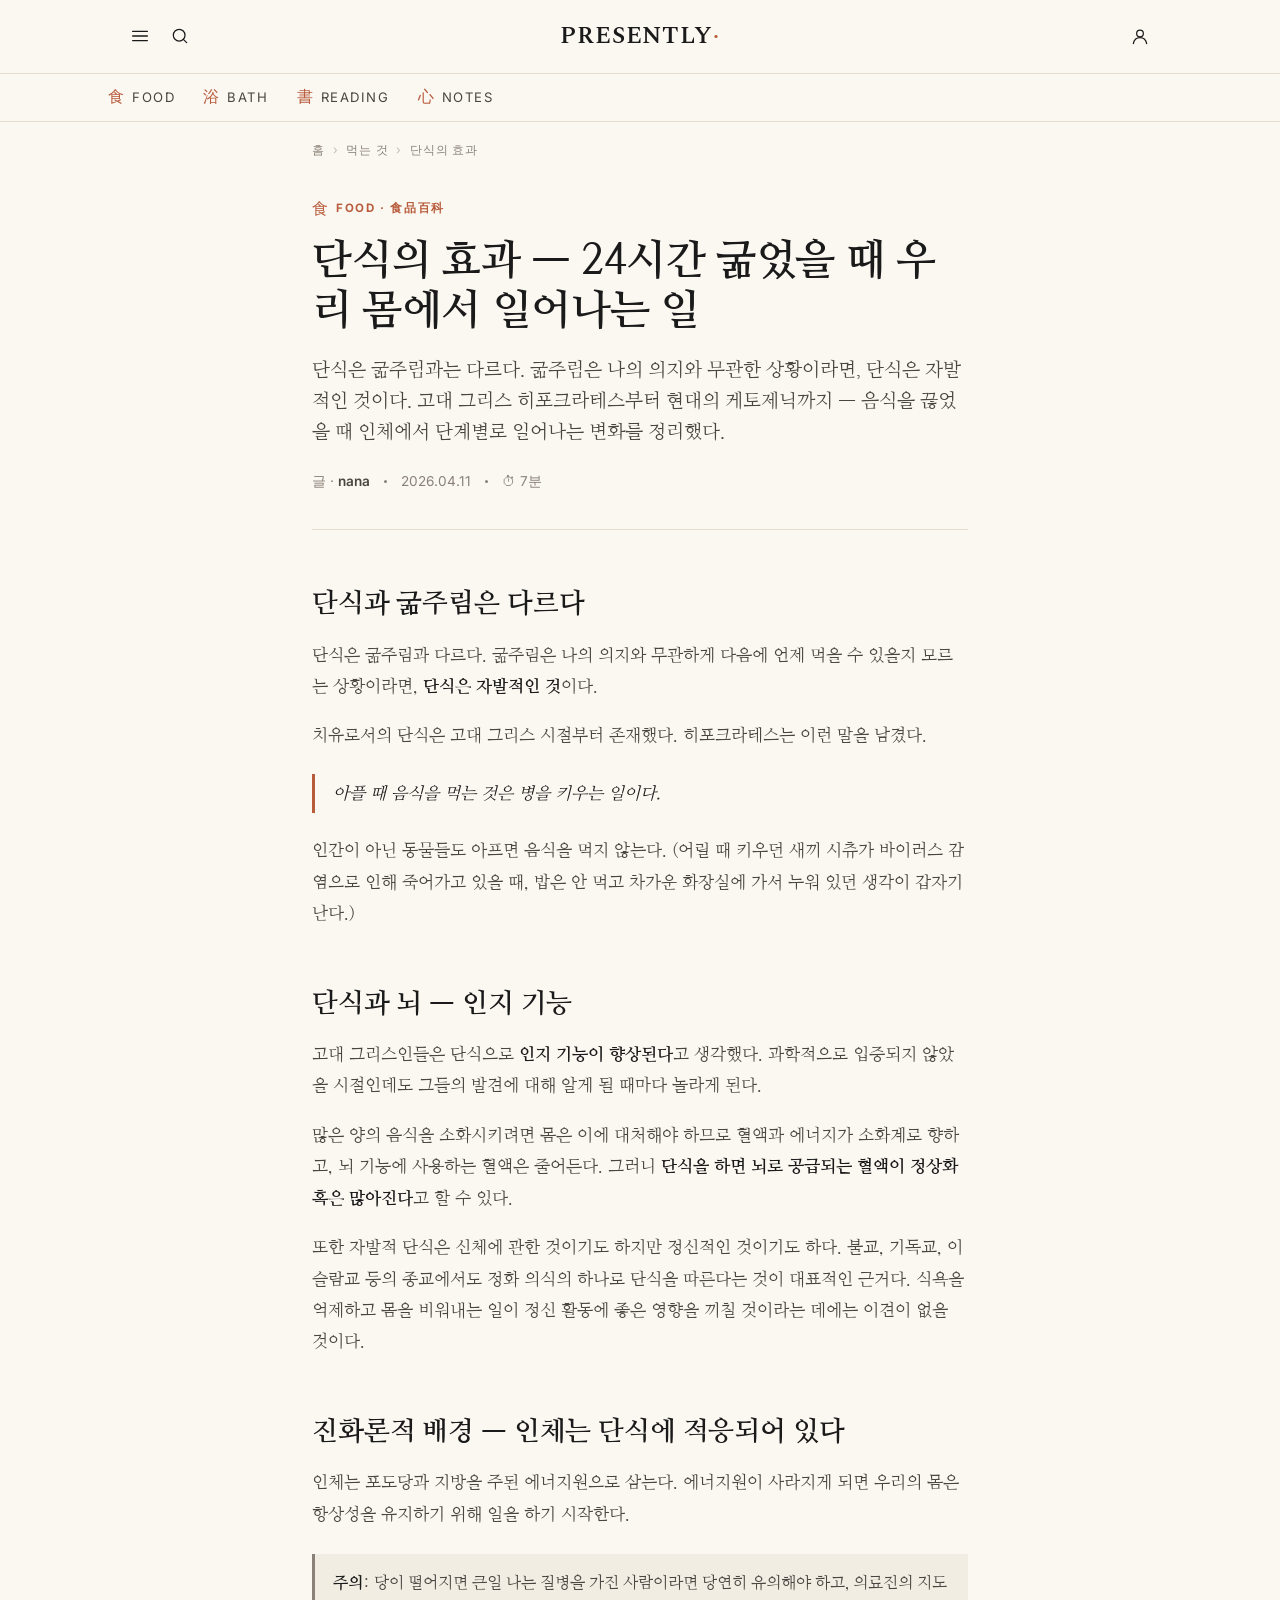
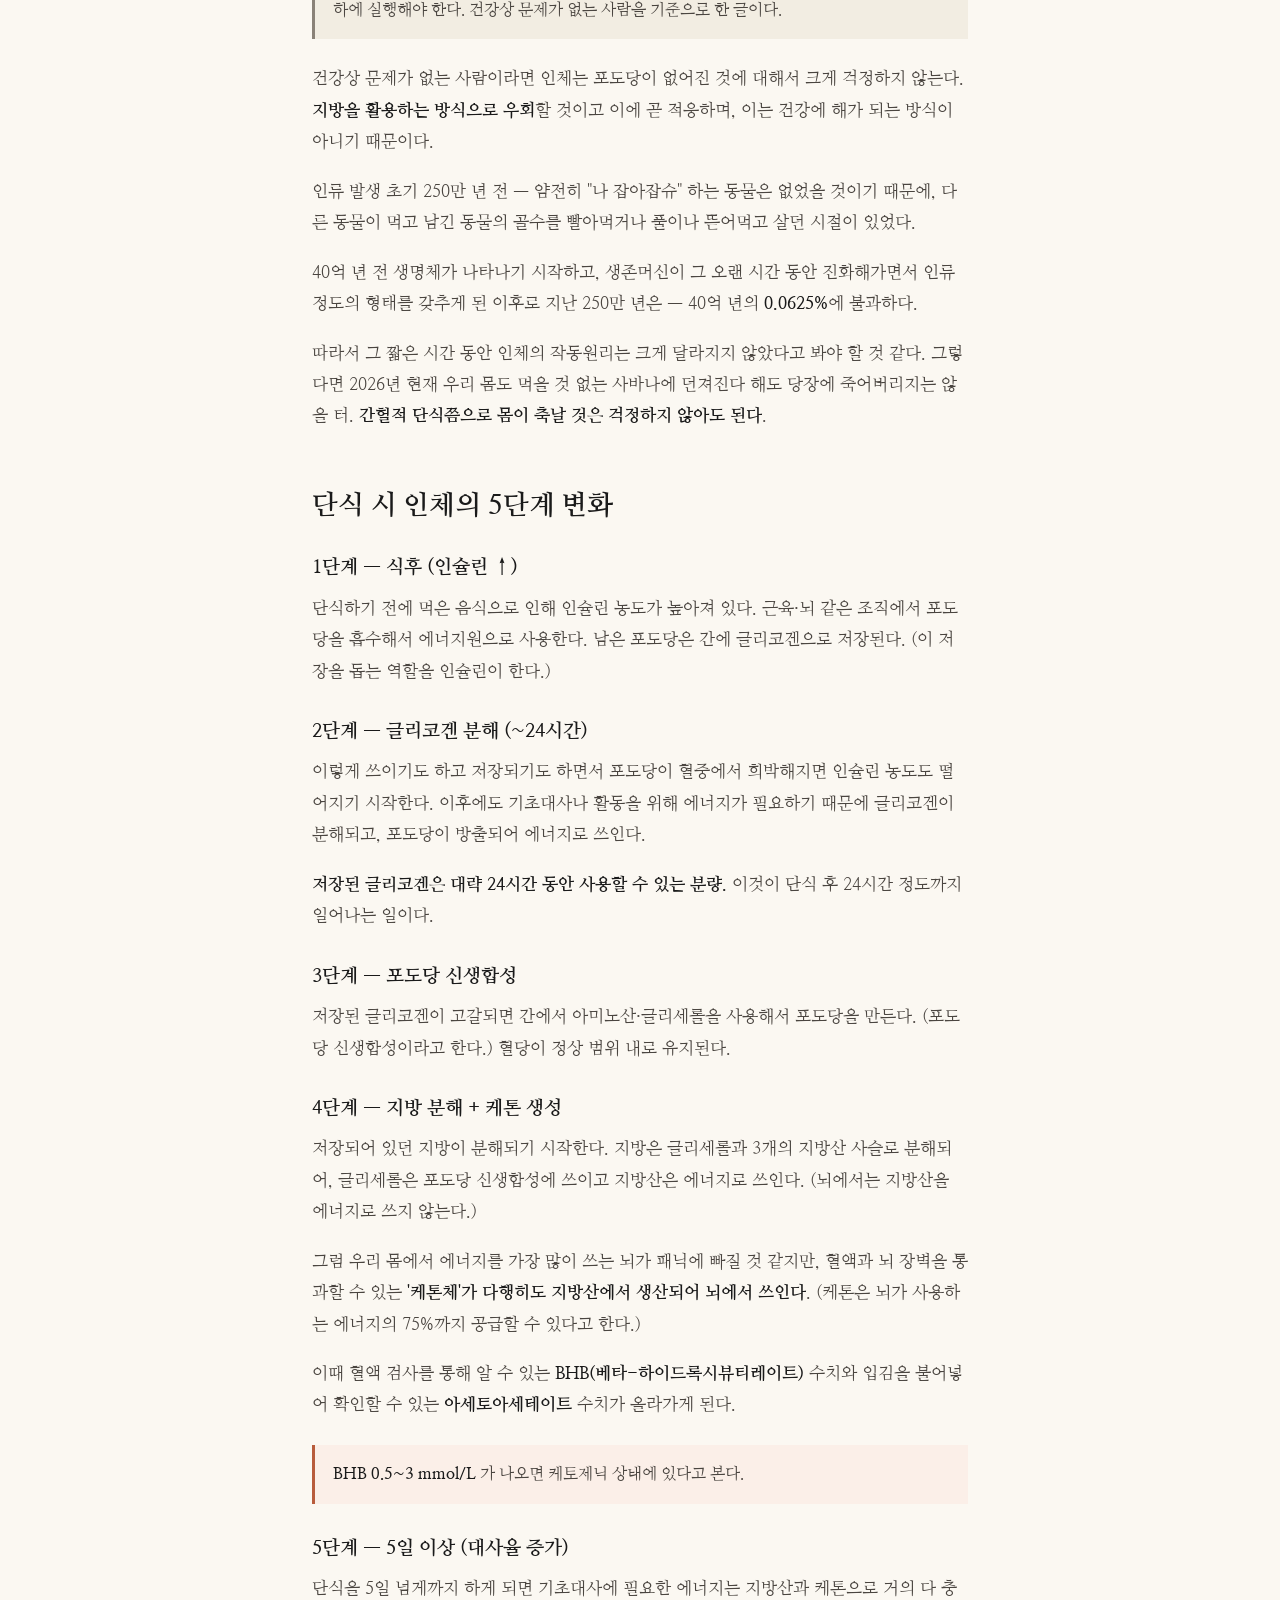
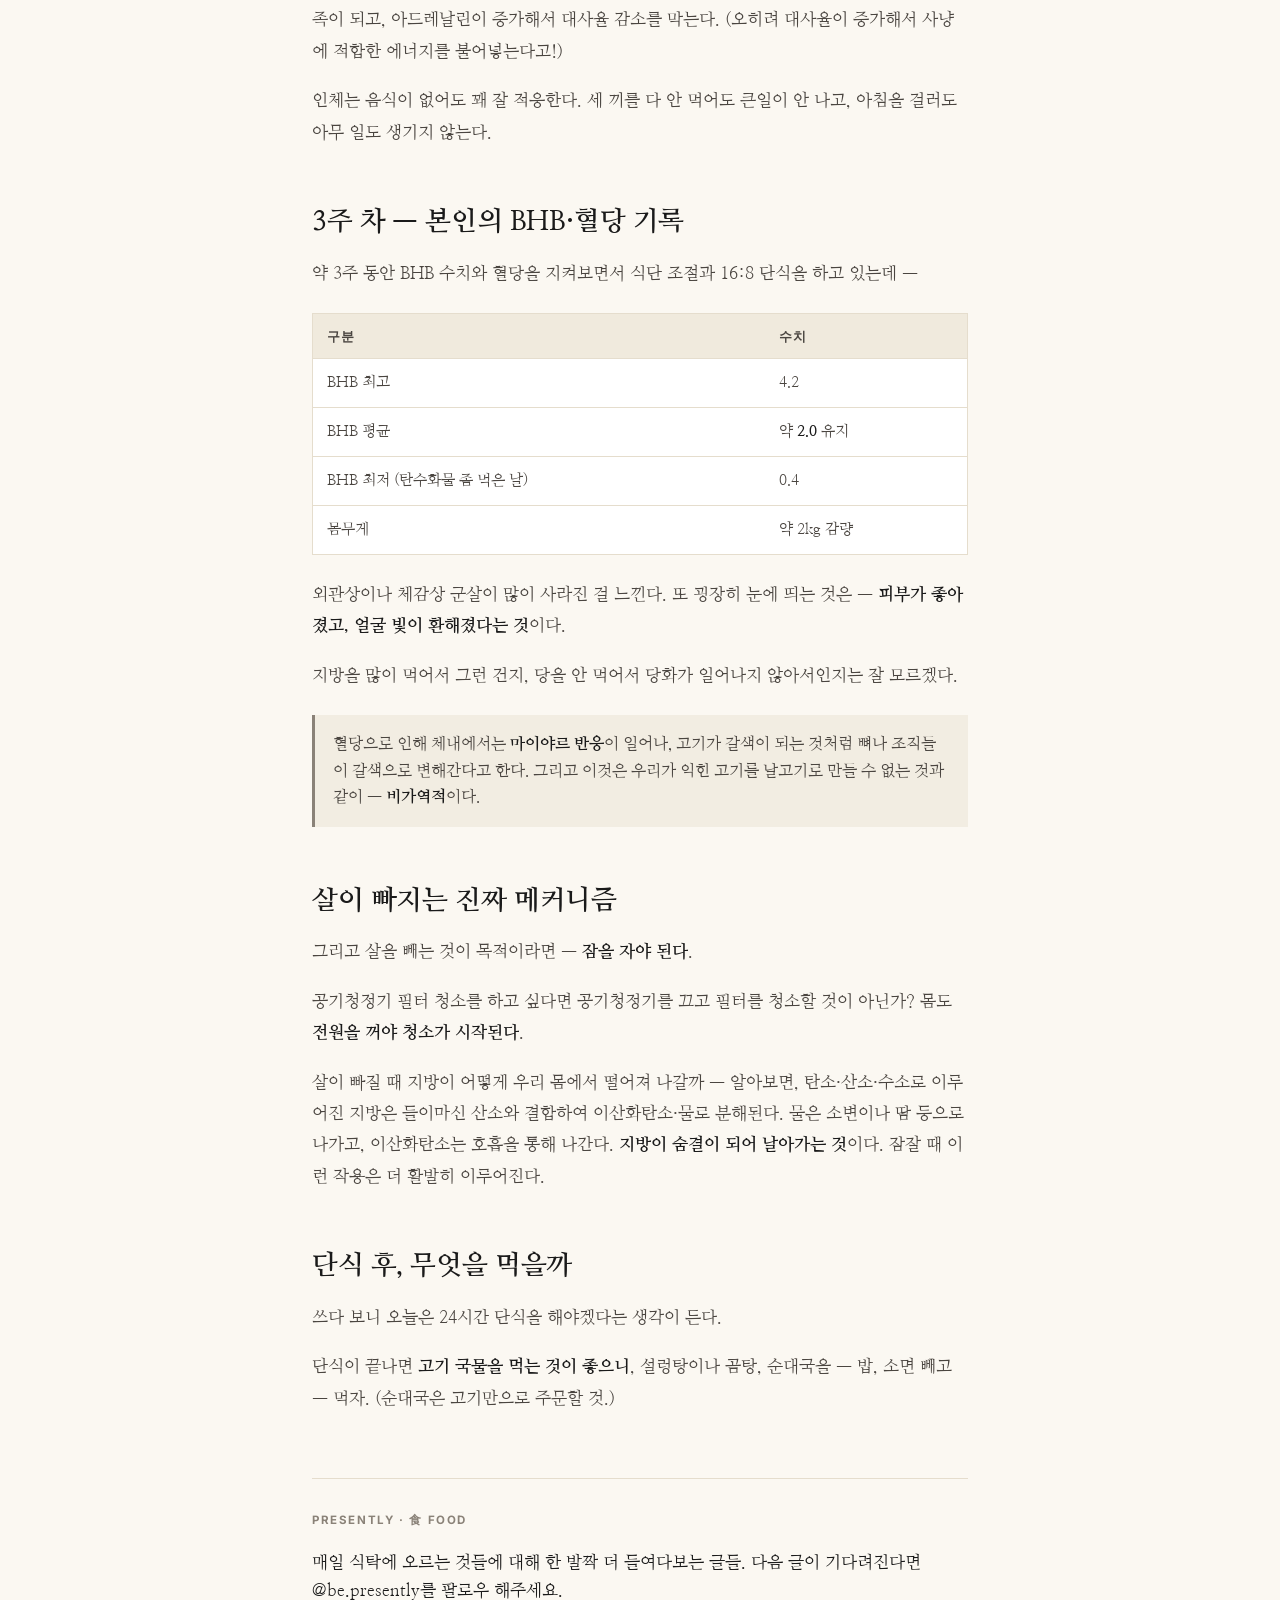
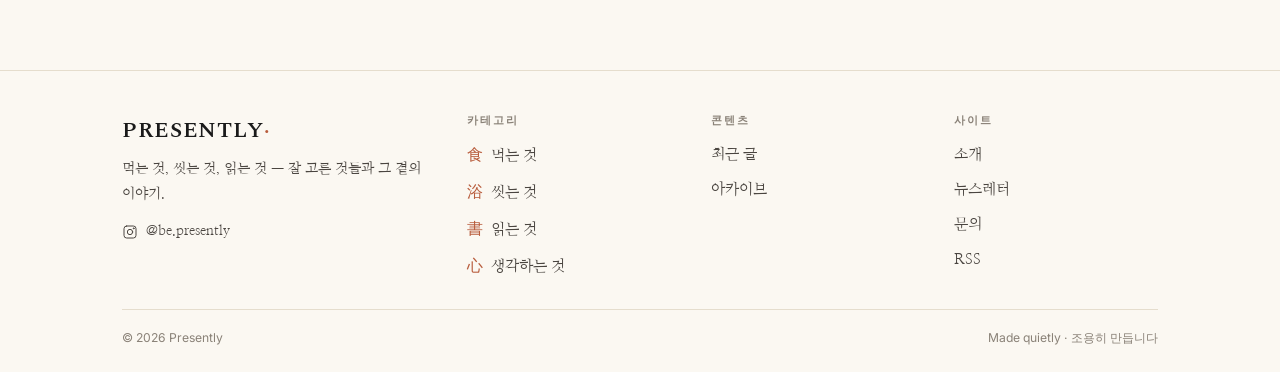
<file: posts/fasting-benefits/index.html>
<!DOCTYPE html>
<html lang="ko">
<head>
<meta charset="UTF-8">
<meta name="viewport" content="width=device-width, initial-scale=1.0">
<!-- Google tag (gtag.js) -->
<script async src="https://www.googletagmanager.com/gtag/js?id=G-NTKXXLTSJP"></script>
<script>
  window.dataLayer = window.dataLayer || [];
  function gtag(){dataLayer.push(arguments);}
  gtag('js', new Date());
  gtag('config', 'G-NTKXXLTSJP');
</script>
<title>단식의 효과 — 24시간 굶었을 때 우리 몸에서 일어나는 일 | PRESENTLY</title>
<meta name="description" content="인슐린·글리코겐·케톤. 단식 1시간부터 5일까지 인체의 단계별 변화. 16:8 간헐적 단식 3주차 BHB·혈당 데이터, 살이 빠지는 진짜 메커니즘.">
<meta name="keywords" content="단식 효과, 간헐적 단식, 16:8 단식, 24시간 단식, 케톤체, BHB, 케토제닉, 단식 다이어트, 자가포식, 글리코겐, 포도당 신생합성">
<meta property="og:title" content="단식의 효과 — 24시간 굶었을 때 우리 몸에서 일어나는 일">
<meta property="og:description" content="인슐린·글리코겐·케톤. 단식 중 인체의 단계별 변화와 16:8 간헐적 단식 3주차 데이터.">
<meta property="og:type" content="article">
<meta property="og:url" content="https://presently.at/posts/fasting-benefits/">
<meta property="article:published_time" content="2026-04-11T14:44:00+09:00">
<meta property="article:author" content="nana">
<meta property="article:section" content="먹는 것">
<link rel="canonical" href="https://presently.at/posts/fasting-benefits/">
<link rel="preconnect" href="https://fonts.googleapis.com">
<link rel="preconnect" href="https://fonts.gstatic.com" crossorigin>
<link href="https://fonts.googleapis.com/css2?family=Spectral:ital,wght@0,400;0,500;0,600;1,400&family=Nanum+Myeongjo:wght@400;700;800&family=Inter:wght@400;500;600;700&display=swap" rel="stylesheet">
<link rel="stylesheet" href="/css/article.css">

<script type="application/ld+json">
{
  "@context": "https://schema.org",
  "@type": "Article",
  "headline": "단식의 효과 — 24시간 굶었을 때 우리 몸에서 일어나는 일",
  "description": "인슐린·글리코겐·케톤. 단식 중 인체의 단계별 변화와 16:8 간헐적 단식 3주차 BHB·혈당 데이터.",
  "url": "https://presently.at/posts/fasting-benefits/",
  "datePublished": "2026-04-11",
  "dateModified": "2026-05-02",
  "author": { "@type": "Person", "name": "nana" },
  "publisher": {
    "@type": "Organization",
    "name": "PRESENTLY",
    "url": "https://presently.at"
  },
  "mainEntityOfPage": "https://presently.at/posts/fasting-benefits/",
  "articleSection": "먹는 것",
  "keywords": "단식, 간헐적 단식, 케톤체, BHB, 글리코겐, 포도당 신생합성"
}
</script>

<script type="application/ld+json">
{
  "@context": "https://schema.org",
  "@type": "FAQPage",
  "mainEntity": [
    { "@type": "Question", "name": "단식과 굶주림의 차이는 무엇인가요?",
      "acceptedAnswer": { "@type": "Answer", "text": "단식은 자발적인 것입니다. 굶주림은 나의 의지와 무관하게 다음에 언제 먹을 수 있을지 모르는 상황이지만, 단식은 스스로 선택한 것입니다. 치유로서의 단식은 고대 그리스 시절부터 존재했고, 히포크라테스도 '아플 때 음식을 먹는 것은 병을 키우는 일이다'라고 했습니다." } },
    { "@type": "Question", "name": "단식 24시간 동안 우리 몸에서 무슨 일이 일어나나요?",
      "acceptedAnswer": { "@type": "Answer", "text": "처음 인슐린 농도가 높은 상태에서 포도당이 사용·저장되고, 혈중 포도당이 떨어지면 인슐린도 떨어지면서 글리코겐이 분해되어 에너지로 쓰입니다. 저장된 글리코겐은 약 24시간 동안 사용 가능한 분량입니다." } },
    { "@type": "Question", "name": "단식할 때 케톤은 언제 만들어지나요?",
      "acceptedAnswer": { "@type": "Answer", "text": "글리코겐이 고갈된 후 지방이 분해되기 시작하면 글리세롤은 포도당 신생합성에 쓰이고, 지방산은 에너지로 쓰입니다. 뇌는 지방산을 직접 쓰지 못하지만, 지방산에서 만들어진 케톤체(BHB)가 뇌 에너지의 75%까지 공급할 수 있습니다." } },
    { "@type": "Question", "name": "BHB(케톤) 수치가 얼마면 케토제닉 상태인가요?",
      "acceptedAnswer": { "@type": "Answer", "text": "BHB(베타-하이드록시뷰티레이트) 수치가 0.5~3 mmol/L가 나오면 케토제닉 상태에 있다고 봅니다. 16:8 간헐적 단식 3주차 본인의 평균은 약 2.0이었고, 높을 때는 4.2까지, 탄수화물을 좀 먹었을 때는 0.4로 내려가기도 했습니다." } },
    { "@type": "Question", "name": "지방은 어떻게 우리 몸에서 빠져나가나요?",
      "acceptedAnswer": { "@type": "Answer", "text": "탄소·산소·수소로 이루어진 지방은 들이마신 산소와 결합하여 이산화탄소와 물로 분해됩니다. 물은 소변·땀으로 나가고, 이산화탄소는 호흡을 통해 나갑니다. 지방이 숨결이 되어 날아가는 것입니다. 잠잘 때 이 작용이 더 활발히 이루어집니다." } }
  ]
}
</script>

<script type="application/ld+json">
{
  "@context": "https://schema.org",
  "@type": "WebPage",
  "url": "https://presently.at/posts/fasting-benefits/",
  "speakable": {
    "@type": "SpeakableSpecification",
    "cssSelector": [".post-lead", "h1", ".callout--accent"]
  }
}
</script>

<script type="application/ld+json">
{
  "@context": "https://schema.org",
  "@type": "BreadcrumbList",
  "itemListElement": [
    { "@type": "ListItem", "position": 1, "name": "홈", "item": "https://presently.at/" },
    { "@type": "ListItem", "position": 2, "name": "먹는 것", "item": "https://presently.at/blog.html?cat=food" },
    { "@type": "ListItem", "position": 3, "name": "단식의 효과" }
  ]
}
</script>
</head>
<body>

<svg width="0" height="0" style="position:absolute" aria-hidden="true">
  <defs>
    <symbol id="i-menu" viewBox="0 0 24 24"><line x1="4" y1="7" x2="20" y2="7"/><line x1="4" y1="12" x2="20" y2="12"/><line x1="4" y1="17" x2="20" y2="17"/></symbol>
    <symbol id="i-search" viewBox="0 0 24 24"><circle cx="11" cy="11" r="7"/><line x1="20" y1="20" x2="16" y2="16"/></symbol>
    <symbol id="i-account" viewBox="0 0 24 24"><circle cx="12" cy="9" r="4"/><path d="M4 21c1-4.5 4.5-7 8-7s7 2.5 8 7"/></symbol>
    <symbol id="i-instagram" viewBox="0 0 24 24"><rect x="3" y="3" width="18" height="18" rx="4"/><circle cx="12" cy="12" r="4"/><circle cx="17.5" cy="6.5" r=".7"/></symbol>
  </defs>
</svg>

<header class="head">
  <div class="head__inner">
    <div class="head__left" style="display:flex;gap:4px">
      <button class="head__btn" aria-label="메뉴"><svg class="icon" style="width:22px;height:22px"><use href="#i-menu"/></svg></button>
      <button class="head__btn" aria-label="검색"><svg class="icon" style="width:20px;height:20px"><use href="#i-search"/></svg></button>
    </div>
    <a href="/" class="head__logo">PRESENTLY<span class="dot">·</span></a>
    <button class="head__btn head__btn--account" aria-label="계정"><svg class="icon" style="width:20px;height:20px"><use href="#i-account"/></svg></button>
  </div>
  <div class="head__cats">
    <div class="head__cats-inner">
      <a href="/blog.html?cat=food"><span class="han">食</span> Food</a>
      <a href="/blog.html?cat=bath"><span class="han">浴</span> Bath</a>
      <a href="/blog.html?cat=stationery"><span class="han">書</span> Reading</a>
      <a href="/blog.html?cat=philosophy"><span class="han">心</span> Notes</a>
    </div>
  </div>
</header>

<main>
  <article class="read">
    <nav class="crumb" aria-label="위치">
      <a href="/">홈</a>
      <span class="crumb__sep">›</span>
      <a href="/blog.html?cat=food">먹는 것</a>
      <span class="crumb__sep">›</span>
      <span>단식의 효과</span>
    </nav>

    <header class="post-hero">
      <span class="post-eyebrow"><span class="han">食</span> FOOD · 食品百科</span>
      <h1>단식의 효과 — 24시간 굶었을 때 우리 몸에서 일어나는 일</h1>
      <p class="post-lead">
        단식은 굶주림과는 다르다. 굶주림은 나의 의지와 무관한 상황이라면, 단식은 자발적인 것이다.
        고대 그리스 히포크라테스부터 현대의 케토제닉까지 — 음식을 끊었을 때 인체에서 단계별로 일어나는 변화를 정리했다.
      </p>
      <div class="post-meta">
        <span>글 · <strong>nana</strong></span>
        <span class="dot"></span>
        <time datetime="2026-04-11">2026.04.11</time>
        <span class="dot"></span>
        <span>⏱ 7분</span>
      </div>
    </header>

    <div class="post-body">

      <h2 id="hunger-vs-fasting">단식과 굶주림은 다르다</h2>

      <p>단식은 굶주림과 다르다. 굶주림은 나의 의지와 무관하게 다음에 언제 먹을 수 있을지 모르는 상황이라면, <strong>단식은 자발적인 것</strong>이다.</p>

      <p>치유로서의 단식은 고대 그리스 시절부터 존재했다. 히포크라테스는 이런 말을 남겼다.</p>

      <blockquote>아플 때 음식을 먹는 것은 병을 키우는 일이다.</blockquote>

      <p>인간이 아닌 동물들도 아프면 음식을 먹지 않는다. (어릴 때 키우던 새끼 시츄가 바이러스 감염으로 인해 죽어가고 있을 때, 밥은 안 먹고 차가운 화장실에 가서 누워 있던 생각이 갑자기 난다.)</p>

      <h2 id="brain-and-fasting">단식과 뇌 — 인지 기능</h2>

      <p>고대 그리스인들은 단식으로 <strong>인지 기능이 향상된다</strong>고 생각했다. 과학적으로 입증되지 않았을 시절인데도 그들의 발견에 대해 알게 될 때마다 놀라게 된다.</p>

      <p>많은 양의 음식을 소화시키려면 몸은 이에 대처해야 하므로 혈액과 에너지가 소화계로 향하고, 뇌 기능에 사용하는 혈액은 줄어든다. 그러니 <strong>단식을 하면 뇌로 공급되는 혈액이 정상화 혹은 많아진다</strong>고 할 수 있다.</p>

      <p>또한 자발적 단식은 신체에 관한 것이기도 하지만 정신적인 것이기도 하다. 불교, 기독교, 이슬람교 등의 종교에서도 정화 의식의 하나로 단식을 따른다는 것이 대표적인 근거다. 식욕을 억제하고 몸을 비워내는 일이 정신 활동에 좋은 영향을 끼칠 것이라는 데에는 이견이 없을 것이다.</p>

      <h2 id="evolution">진화론적 배경 — 인체는 단식에 적응되어 있다</h2>

      <p>인체는 포도당과 지방을 주된 에너지원으로 삼는다. 에너지원이 사라지게 되면 우리의 몸은 항상성을 유지하기 위해 일을 하기 시작한다.</p>

      <div class="callout">
        <p><strong>주의</strong>: 당이 떨어지면 큰일 나는 질병을 가진 사람이라면 당연히 유의해야 하고, 의료진의 지도 하에 실행해야 한다. 건강상 문제가 없는 사람을 기준으로 한 글이다.</p>
      </div>

      <p>건강상 문제가 없는 사람이라면 인체는 포도당이 없어진 것에 대해서 크게 걱정하지 않는다. <strong>지방을 활용하는 방식으로 우회</strong>할 것이고 이에 곧 적응하며, 이는 건강에 해가 되는 방식이 아니기 때문이다.</p>

      <p>인류 발생 초기 250만 년 전 — 얌전히 "나 잡아잡슈" 하는 동물은 없었을 것이기 때문에, 다른 동물이 먹고 남긴 동물의 골수를 빨아먹거나 풀이나 뜯어먹고 살던 시절이 있었다.</p>

      <p>40억 년 전 생명체가 나타나기 시작하고, 생존머신이 그 오랜 시간 동안 진화해가면서 인류 정도의 형태를 갖추게 된 이후로 지난 250만 년은 — 40억 년의 <strong>0.0625%</strong>에 불과하다.</p>

      <p>따라서 그 짧은 시간 동안 인체의 작동원리는 크게 달라지지 않았다고 봐야 할 것 같다. 그렇다면 2026년 현재 우리 몸도 먹을 것 없는 사바나에 던져진다 해도 당장에 죽어버리지는 않을 터. <strong>간헐적 단식쯤으로 몸이 축날 것은 걱정하지 않아도 된다</strong>.</p>

      <h2 id="stages">단식 시 인체의 5단계 변화</h2>

      <h3>1단계 — 식후 (인슐린 ↑)</h3>
      <p>단식하기 전에 먹은 음식으로 인해 인슐린 농도가 높아져 있다. 근육·뇌 같은 조직에서 포도당을 흡수해서 에너지원으로 사용한다. 남은 포도당은 간에 글리코겐으로 저장된다. (이 저장을 돕는 역할을 인슐린이 한다.)</p>

      <h3>2단계 — 글리코겐 분해 (~24시간)</h3>
      <p>이렇게 쓰이기도 하고 저장되기도 하면서 포도당이 혈중에서 희박해지면 인슐린 농도도 떨어지기 시작한다. 이후에도 기초대사나 활동을 위해 에너지가 필요하기 때문에 글리코겐이 분해되고, 포도당이 방출되어 에너지로 쓰인다.</p>
      <p><strong>저장된 글리코겐은 대략 24시간 동안 사용할 수 있는 분량.</strong> 이것이 단식 후 24시간 정도까지 일어나는 일이다.</p>

      <h3>3단계 — 포도당 신생합성</h3>
      <p>저장된 글리코겐이 고갈되면 간에서 아미노산·글리세롤을 사용해서 포도당을 만든다. (포도당 신생합성이라고 한다.) 혈당이 정상 범위 내로 유지된다.</p>

      <h3>4단계 — 지방 분해 + 케톤 생성</h3>
      <p>저장되어 있던 지방이 분해되기 시작한다. 지방은 글리세롤과 3개의 지방산 사슬로 분해되어, 글리세롤은 포도당 신생합성에 쓰이고 지방산은 에너지로 쓰인다. (뇌에서는 지방산을 에너지로 쓰지 않는다.)</p>
      <p>그럼 우리 몸에서 에너지를 가장 많이 쓰는 뇌가 패닉에 빠질 것 같지만, 혈액과 뇌 장벽을 통과할 수 있는 <strong>'케톤체'가 다행히도 지방산에서 생산되어 뇌에서 쓰인다</strong>. (케톤은 뇌가 사용하는 에너지의 75%까지 공급할 수 있다고 한다.)</p>
      <p>이때 혈액 검사를 통해 알 수 있는 <strong>BHB(베타-하이드록시뷰티레이트)</strong> 수치와 입김을 불어넣어 확인할 수 있는 <strong>아세토아세테이트</strong> 수치가 올라가게 된다.</p>

      <div class="callout callout--accent">
        <p><strong>BHB 0.5~3 mmol/L</strong> 가 나오면 케토제닉 상태에 있다고 본다.</p>
      </div>

      <h3>5단계 — 5일 이상 (대사율 증가)</h3>
      <p>단식을 5일 넘게까지 하게 되면 기초대사에 필요한 에너지는 지방산과 케톤으로 거의 다 충족이 되고, 아드레날린이 증가해서 대사율 감소를 막는다. (오히려 대사율이 증가해서 사냥에 적합한 에너지를 불어넣는다고!)</p>

      <p>인체는 음식이 없어도 꽤 잘 적응한다. 세 끼를 다 안 먹어도 큰일이 안 나고, 아침을 걸러도 아무 일도 생기지 않는다.</p>

      <h2 id="my-record">3주 차 — 본인의 BHB·혈당 기록</h2>

      <p>약 3주 동안 BHB 수치와 혈당을 지켜보면서 식단 조절과 16:8 단식을 하고 있는데 — </p>

      <table>
        <thead><tr><th>구분</th><th>수치</th></tr></thead>
        <tbody>
          <tr><td>BHB 최고</td><td>4.2</td></tr>
          <tr><td>BHB 평균</td><td>약 <strong>2.0</strong> 유지</td></tr>
          <tr><td>BHB 최저 (탄수화물 좀 먹은 날)</td><td>0.4</td></tr>
          <tr><td>몸무게</td><td>약 2kg 감량</td></tr>
        </tbody>
      </table>

      <p>외관상이나 체감상 군살이 많이 사라진 걸 느낀다. 또 굉장히 눈에 띄는 것은 — <strong>피부가 좋아졌고, 얼굴 빛이 환해졌다는 것</strong>이다.</p>

      <p>지방을 많이 먹어서 그런 건지, 당을 안 먹어서 당화가 일어나지 않아서인지는 잘 모르겠다.</p>

      <div class="callout">
        <p>혈당으로 인해 체내에서는 <strong>마이야르 반응</strong>이 일어나, 고기가 갈색이 되는 것처럼 뼈나 조직들이 갈색으로 변해간다고 한다. 그리고 이것은 우리가 익힌 고기를 날고기로 만들 수 없는 것과 같이 — <strong>비가역적</strong>이다.</p>
      </div>

      <h2 id="weight-loss">살이 빠지는 진짜 메커니즘</h2>

      <p>그리고 살을 빼는 것이 목적이라면 — <strong>잠을 자야 된다</strong>.</p>

      <p>공기청정기 필터 청소를 하고 싶다면 공기청정기를 끄고 필터를 청소할 것이 아닌가? 몸도 <strong>전원을 꺼야 청소가 시작된다</strong>.</p>

      <p>살이 빠질 때 지방이 어떻게 우리 몸에서 떨어져 나갈까 — 알아보면, 탄소·산소·수소로 이루어진 지방은 들이마신 산소와 결합하여 이산화탄소·물로 분해된다. 물은 소변이나 땀 등으로 나가고, 이산화탄소는 호흡을 통해 나간다. <strong>지방이 숨결이 되어 날아가는 것</strong>이다. 잠잘 때 이런 작용은 더 활발히 이루어진다.</p>

      <h2 id="closing">단식 후, 무엇을 먹을까</h2>

      <p>쓰다 보니 오늘은 24시간 단식을 해야겠다는 생각이 든다.</p>

      <p>단식이 끝나면 <strong>고기 국물을 먹는 것이 좋으니</strong>, 설렁탕이나 곰탕, 순대국을 — 밥, 소면 빼고 — 먹자. (순대국은 고기만으로 주문할 것.)</p>

    </div>

    <footer class="post-foot">
      <p class="post-foot__heading">PRESENTLY · 食 Food</p>
      <p>매일 식탁에 오르는 것들에 대해 한 발짝 더 들여다보는 글들. 다음 글이 기다려진다면 <a href="https://instagram.com/be.presently" target="_blank" rel="noopener">@be.presently</a>를 팔로우 해주세요.</p>
    </footer>
  </article>
</main>

<footer class="foot">
  <div class="wrap">
    <div class="foot__top">
      <div>
        <div class="foot__brand-name">PRESENTLY<span class="dot">·</span></div>
        <p class="foot__brand-tag">먹는 것, 씻는 것, 읽는 것 — 잘 고른 것들과 그 곁의 이야기.</p>
        <a href="https://instagram.com/be.presently" target="_blank" rel="noopener" style="font-size:.86rem;color:var(--ink-2);display:inline-flex;gap:8px;align-items:center"><svg class="icon"><use href="#i-instagram"/></svg> @be.presently</a>
      </div>
      <div>
        <div class="foot__heading">카테고리</div>
        <div class="foot__links">
          <a href="/blog.html?cat=food"><span class="han">食</span> 먹는 것</a>
          <a href="/blog.html?cat=bath"><span class="han">浴</span> 씻는 것</a>
          <a href="/blog.html?cat=stationery"><span class="han">書</span> 읽는 것</a>
          <a href="/blog.html?cat=philosophy"><span class="han">心</span> 생각하는 것</a>
        </div>
      </div>
      <div>
        <div class="foot__heading">콘텐츠</div>
        <div class="foot__links">
          <a href="/blog.html">최근 글</a>
          <a href="/blog.html">아카이브</a>
        </div>
      </div>
      <div>
        <div class="foot__heading">사이트</div>
        <div class="foot__links">
          <a href="/about.html">소개</a>
          <a href="#">뉴스레터</a>
          <a href="#">문의</a>
          <a href="#">RSS</a>
        </div>
      </div>
    </div>
    <div class="foot__bottom">
      <span>© 2026 Presently</span>
      <span>Made quietly · 조용히 만듭니다</span>
    </div>
  </div>
</footer>

</body>
</html>
</file>
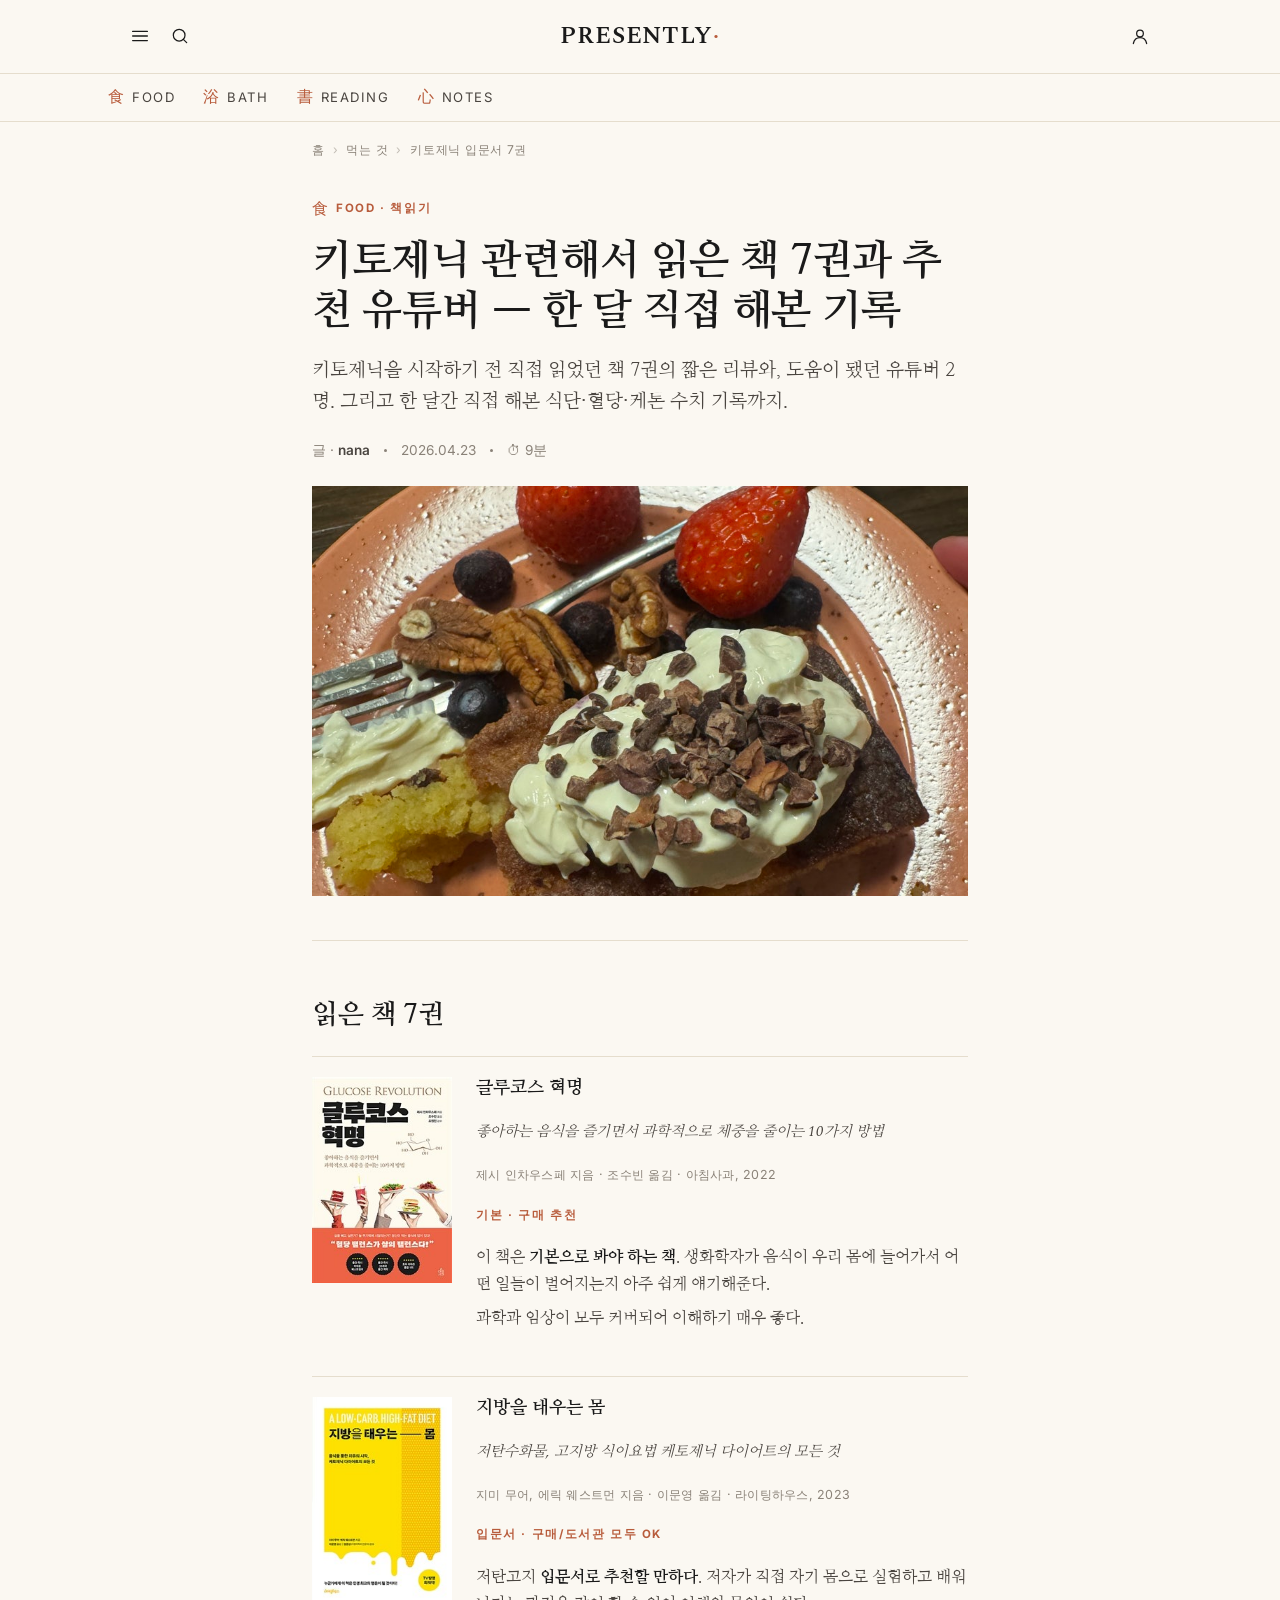
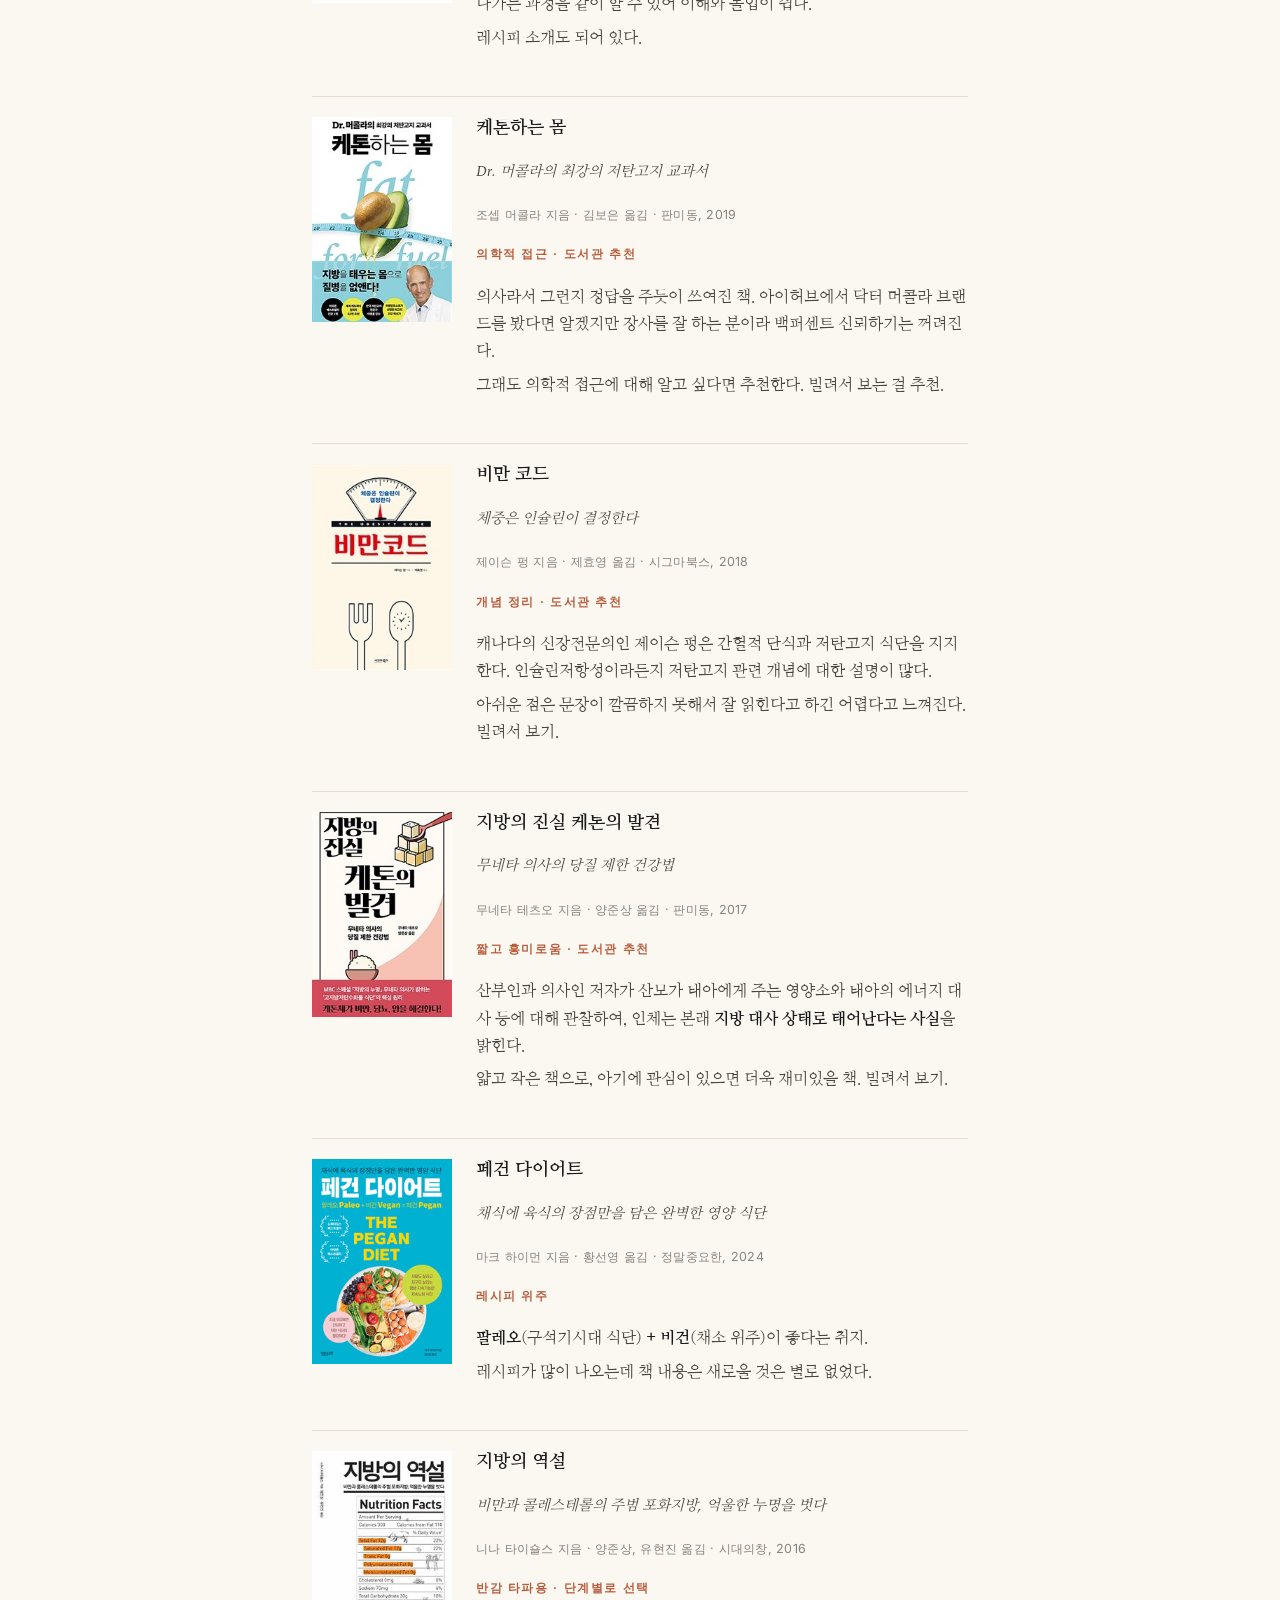
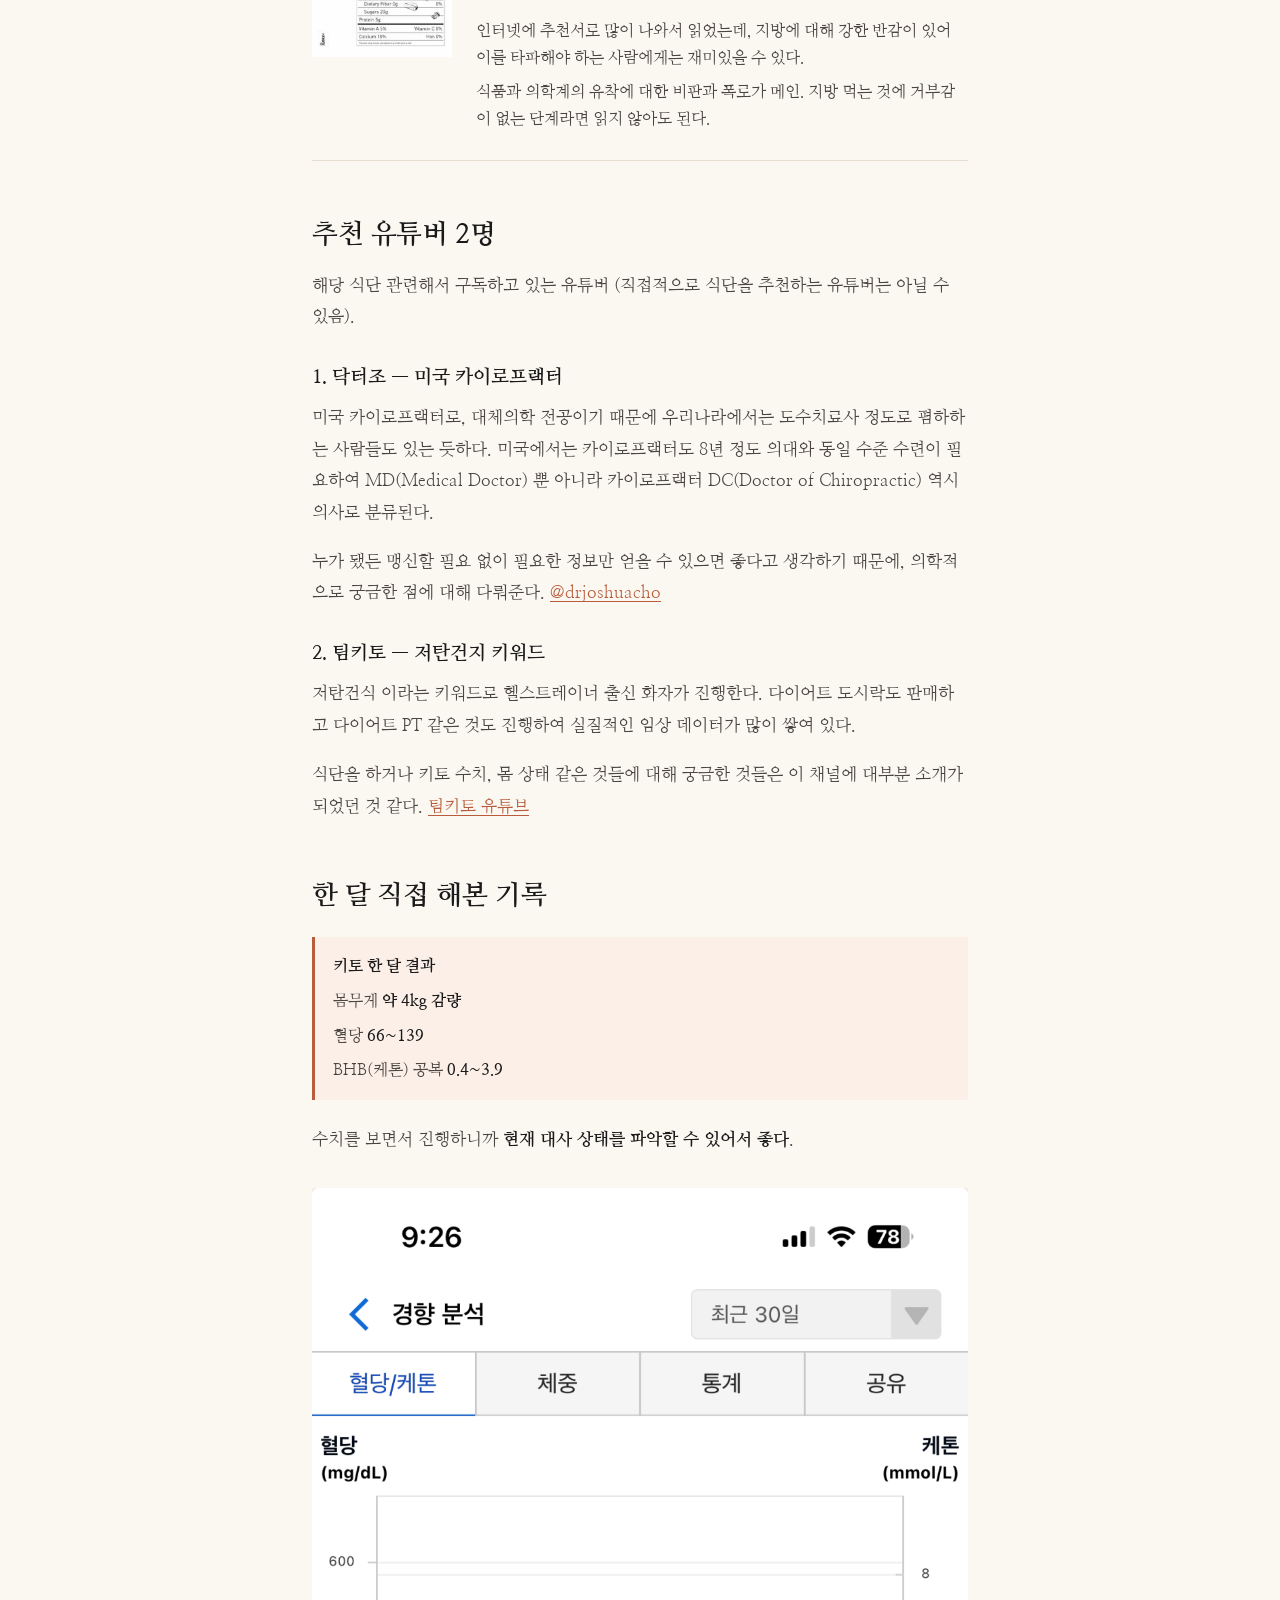
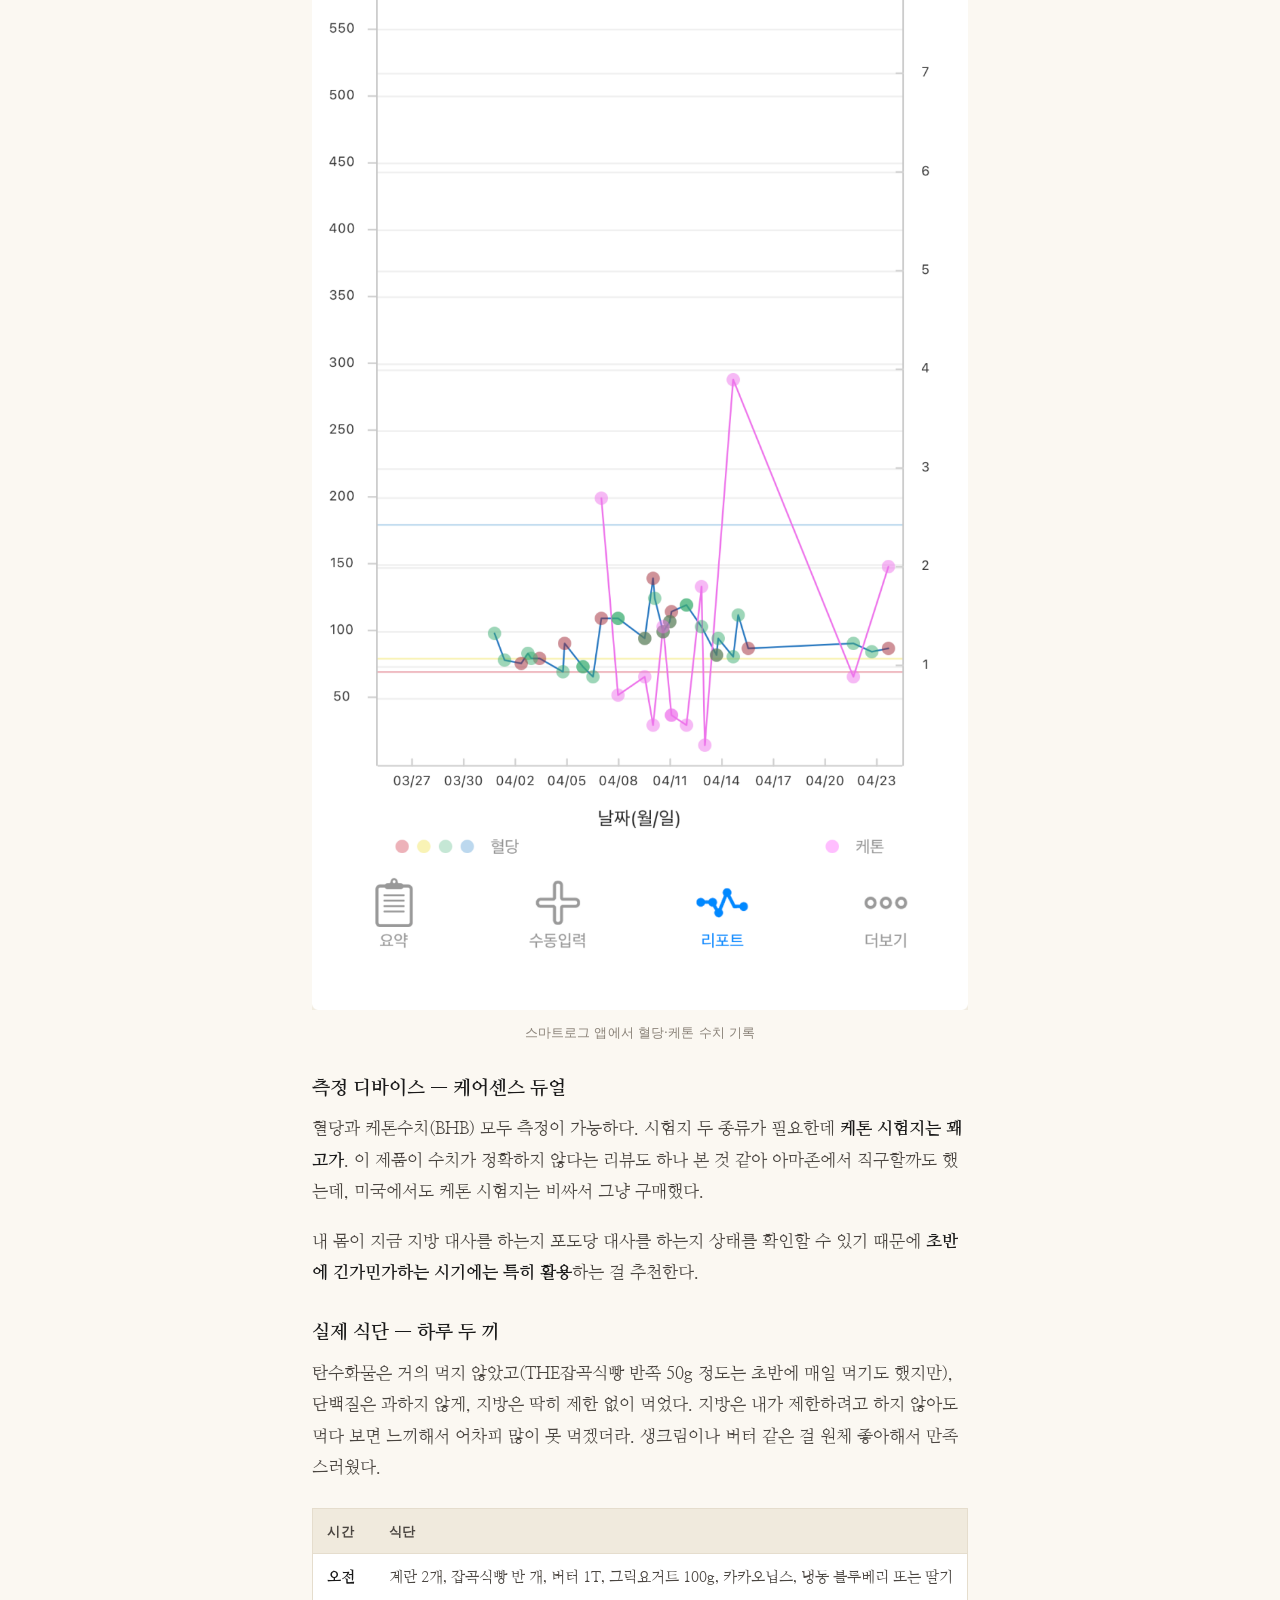
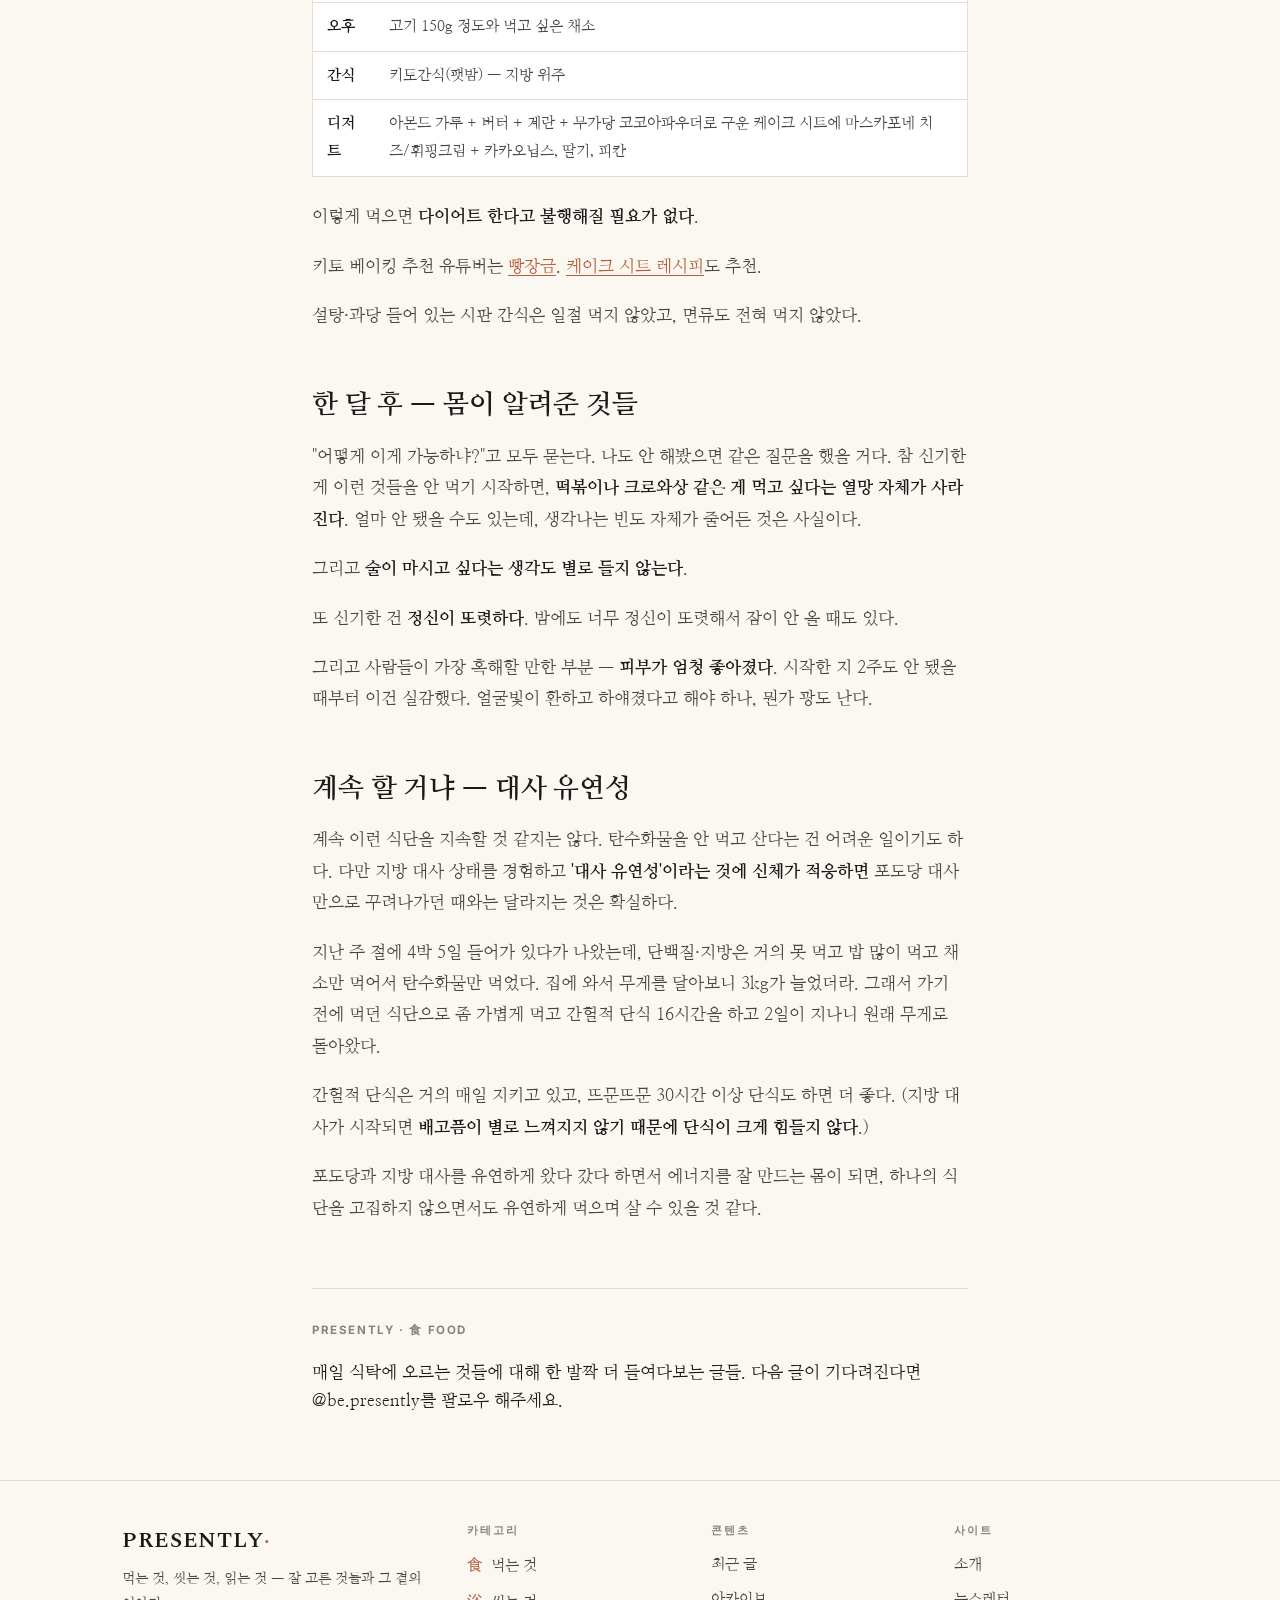
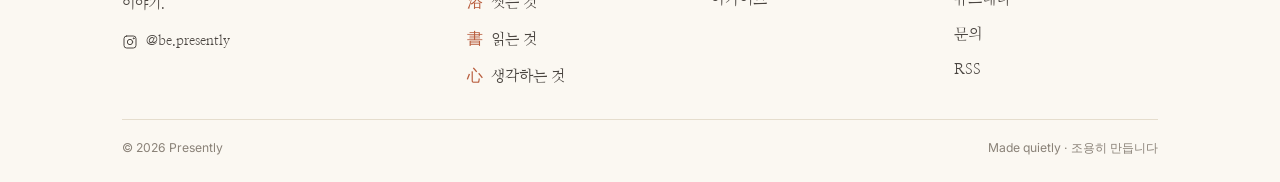
<file: posts/keto-books/index.html>
<!DOCTYPE html>
<html lang="ko">
<head>
<meta charset="UTF-8">
<meta name="viewport" content="width=device-width, initial-scale=1.0">
<!-- Google tag (gtag.js) -->
<script async src="https://www.googletagmanager.com/gtag/js?id=G-NTKXXLTSJP"></script>
<script>
  window.dataLayer = window.dataLayer || [];
  function gtag(){dataLayer.push(arguments);}
  gtag('js', new Date());
  gtag('config', 'G-NTKXXLTSJP');
</script>
<title>키토제닉 입문서 7권 추천 — 한 달 직접 해본 후기 | PRESENTLY</title>
<meta name="description" content="글루코스 혁명, 비만 코드, 지방의 진실 등 키토 입문서 7권을 직접 읽고 정리. 추천 유튜버 2명과 한 달 만에 4kg 감량한 식단·혈당·케톤 수치 기록까지.">
<meta name="keywords" content="키토제닉, 저탄고지, 키토 책 추천, 글루코스 혁명, 비만 코드, 지방의 진실, 닥터조, 팀키토, 케토 다이어트, 지방 대사, BHB 수치, 케어센스">
<meta property="og:title" content="키토제닉 입문서 7권 추천 — 한 달 직접 해본 후기">
<meta property="og:description" content="키토 입문서 7권 + 추천 유튜버 + 한 달간 직접 해본 식단·수치 기록.">
<meta property="og:type" content="article">
<meta property="og:url" content="https://presently.at/posts/keto-books/">
<meta property="og:image" content="https://presently.at/posts/keto-books/cover.jpg">
<meta property="article:published_time" content="2026-04-23T09:59:00+09:00">
<meta property="article:author" content="nana">
<meta property="article:section" content="먹는 것">
<link rel="canonical" href="https://presently.at/posts/keto-books/">
<link rel="preconnect" href="https://fonts.googleapis.com">
<link rel="preconnect" href="https://fonts.gstatic.com" crossorigin>
<link href="https://fonts.googleapis.com/css2?family=Spectral:ital,wght@0,400;0,500;0,600;1,400&family=Nanum+Myeongjo:wght@400;700;800&family=Inter:wght@400;500;600;700&display=swap" rel="stylesheet">
<link rel="stylesheet" href="/css/article.css">

<!-- Article Schema -->
<script type="application/ld+json">
{
  "@context": "https://schema.org",
  "@type": "Article",
  "headline": "키토제닉 입문서 7권 추천 — 한 달 직접 해본 후기",
  "description": "키토 입문서 7권을 직접 읽고 정리. 추천 유튜버 2명과 한 달 만에 4kg 감량한 식단·혈당·케톤 수치 기록까지.",
  "image": ["https://presently.at/posts/keto-books/cover.jpg"],
  "url": "https://presently.at/posts/keto-books/",
  "datePublished": "2026-04-23",
  "dateModified": "2026-05-02",
  "author": { "@type": "Person", "name": "nana" },
  "publisher": {
    "@type": "Organization",
    "name": "PRESENTLY",
    "url": "https://presently.at"
  },
  "mainEntityOfPage": "https://presently.at/posts/keto-books/",
  "articleSection": "먹는 것",
  "keywords": "키토제닉, 저탄고지, 키토 책, 케토 다이어트, 지방 대사, 글루코스 혁명, 비만 코드"
}
</script>

<!-- ItemList Schema (book recommendations) -->
<script type="application/ld+json">
{
  "@context": "https://schema.org",
  "@type": "ItemList",
  "name": "키토제닉 입문 추천 도서",
  "itemListElement": [
    { "@type": "ListItem", "position": 1, "item": { "@type": "Book", "name": "글루코스 혁명", "author": "제시 인차우스페", "publisher": "아침사과", "datePublished": "2022" } },
    { "@type": "ListItem", "position": 2, "item": { "@type": "Book", "name": "지방을 태우는 몸", "author": "지미 무어, 에릭 웨스트먼", "publisher": "라이팅하우스", "datePublished": "2023" } },
    { "@type": "ListItem", "position": 3, "item": { "@type": "Book", "name": "케톤하는 몸", "author": "조셉 머콜라", "publisher": "판미동", "datePublished": "2019" } },
    { "@type": "ListItem", "position": 4, "item": { "@type": "Book", "name": "비만 코드", "author": "제이슨 펑", "publisher": "시그마북스", "datePublished": "2018" } },
    { "@type": "ListItem", "position": 5, "item": { "@type": "Book", "name": "지방의 진실 케톤의 발견", "author": "무네타 테츠오", "publisher": "판미동", "datePublished": "2017" } },
    { "@type": "ListItem", "position": 6, "item": { "@type": "Book", "name": "페건 다이어트", "author": "마크 하이먼", "publisher": "정말중요한", "datePublished": "2024" } },
    { "@type": "ListItem", "position": 7, "item": { "@type": "Book", "name": "지방의 역설", "author": "니나 타이숄스", "publisher": "시대의창", "datePublished": "2016" } }
  ]
}
</script>

<!-- FAQ Schema (AEO) -->
<script type="application/ld+json">
{
  "@context": "https://schema.org",
  "@type": "FAQPage",
  "mainEntity": [
    { "@type": "Question", "name": "키토제닉을 처음 시작할 때 어떤 책을 읽어야 하나요?",
      "acceptedAnswer": { "@type": "Answer", "text": "기본은 제시 인차우스페의 '글루코스 혁명'입니다. 생화학자가 음식과 우리 몸의 관계를 쉽게 설명합니다. 입문서로는 지미 무어의 '지방을 태우는 몸'을 추천합니다. 저자가 직접 자기 몸으로 실험한 과정이 담겨 이해와 몰입이 쉽습니다." } },
    { "@type": "Question", "name": "키토 식단으로 한 달 동안 얼마나 감량할 수 있나요?",
      "acceptedAnswer": { "@type": "Answer", "text": "개인 차이가 있지만, 본인의 경우 한 달 약 4kg 감량했습니다. 혈당은 66~139, BHB(케톤)는 공복 0.4~3.9 사이를 오갔습니다. 수치를 측정하면서 진행하면 현재 대사 상태를 파악할 수 있어 효과적입니다." } },
    { "@type": "Question", "name": "케톤 수치를 측정하는 디바이스는 어떤 것이 있나요?",
      "acceptedAnswer": { "@type": "Answer", "text": "케어센스 듀얼 같은 혈당·케톤 동시 측정기를 사용할 수 있습니다. 시험지가 두 종류 필요하고 케톤 시험지는 비교적 고가입니다. 아마존 직구도 시험지가 비싸 가격 차이가 크지 않습니다." } },
    { "@type": "Question", "name": "키토 식단 중 무엇을 먹을 수 있나요?",
      "acceptedAnswer": { "@type": "Answer", "text": "지방과 단백질 위주, 탄수화물 거의 없음. 예시: 아침에 계란 2개·잡곡식빵 반쪽·버터·그릭요거트·블루베리. 점심·저녁에 고기 150g과 채소. 간식으로 키토 디저트(아몬드가루+버터+코코아 케이크 등). 면류·설탕·과당 일절 없음." } }
  ]
}
</script>

<!-- Speakable Schema (AEO) -->
<script type="application/ld+json">
{
  "@context": "https://schema.org",
  "@type": "WebPage",
  "url": "https://presently.at/posts/keto-books/",
  "speakable": {
    "@type": "SpeakableSpecification",
    "cssSelector": [".post-lead", "h1"]
  }
}
</script>

<!-- Breadcrumb Schema -->
<script type="application/ld+json">
{
  "@context": "https://schema.org",
  "@type": "BreadcrumbList",
  "itemListElement": [
    { "@type": "ListItem", "position": 1, "name": "홈", "item": "https://presently.at/" },
    { "@type": "ListItem", "position": 2, "name": "먹는 것", "item": "https://presently.at/blog.html?cat=food" },
    { "@type": "ListItem", "position": 3, "name": "키토제닉 입문서 7권 추천" }
  ]
}
</script>
</head>
<body>

<svg width="0" height="0" style="position:absolute" aria-hidden="true">
  <defs>
    <symbol id="i-menu" viewBox="0 0 24 24"><line x1="4" y1="7" x2="20" y2="7"/><line x1="4" y1="12" x2="20" y2="12"/><line x1="4" y1="17" x2="20" y2="17"/></symbol>
    <symbol id="i-search" viewBox="0 0 24 24"><circle cx="11" cy="11" r="7"/><line x1="20" y1="20" x2="16" y2="16"/></symbol>
    <symbol id="i-account" viewBox="0 0 24 24"><circle cx="12" cy="9" r="4"/><path d="M4 21c1-4.5 4.5-7 8-7s7 2.5 8 7"/></symbol>
    <symbol id="i-instagram" viewBox="0 0 24 24"><rect x="3" y="3" width="18" height="18" rx="4"/><circle cx="12" cy="12" r="4"/><circle cx="17.5" cy="6.5" r=".7"/></symbol>
  </defs>
</svg>

<header class="head">
  <div class="head__inner">
    <div class="head__left" style="display:flex;gap:4px">
      <button class="head__btn" aria-label="메뉴"><svg class="icon" style="width:22px;height:22px"><use href="#i-menu"/></svg></button>
      <button class="head__btn" aria-label="검색"><svg class="icon" style="width:20px;height:20px"><use href="#i-search"/></svg></button>
    </div>
    <a href="/" class="head__logo">PRESENTLY<span class="dot">·</span></a>
    <button class="head__btn head__btn--account" aria-label="계정"><svg class="icon" style="width:20px;height:20px"><use href="#i-account"/></svg></button>
  </div>
  <div class="head__cats">
    <div class="head__cats-inner">
      <a href="/blog.html?cat=food"><span class="han">食</span> Food</a>
      <a href="/blog.html?cat=bath"><span class="han">浴</span> Bath</a>
      <a href="/blog.html?cat=stationery"><span class="han">書</span> Reading</a>
      <a href="/blog.html?cat=philosophy"><span class="han">心</span> Notes</a>
    </div>
  </div>
</header>

<main>
  <article class="read">
    <nav class="crumb" aria-label="위치">
      <a href="/">홈</a>
      <span class="crumb__sep">›</span>
      <a href="/blog.html?cat=food">먹는 것</a>
      <span class="crumb__sep">›</span>
      <span>키토제닉 입문서 7권</span>
    </nav>

    <header class="post-hero">
      <span class="post-eyebrow"><span class="han">食</span> FOOD · 책읽기</span>
      <h1>키토제닉 관련해서 읽은 책 7권과 추천 유튜버 — 한 달 직접 해본 기록</h1>
      <p class="post-lead">
        키토제닉을 시작하기 전 직접 읽었던 책 7권의 짧은 리뷰와, 도움이 됐던 유튜버 2명.
        그리고 한 달간 직접 해본 식단·혈당·케톤 수치 기록까지.
      </p>
      <div class="post-meta">
        <span>글 · <strong>nana</strong></span>
        <span class="dot"></span>
        <time datetime="2026-04-23">2026.04.23</time>
        <span class="dot"></span>
        <span>⏱ 9분</span>
      </div>

      <figure class="post-cover">
        <img src="cover.jpg" alt="키토 디저트 — 아몬드 가루로 구운 케이크 시트에 휘핑크림과 베리, 카카오닙스를 올린 접시">
      </figure>
    </header>

    <div class="post-body">

      <h2 id="books">읽은 책 7권</h2>

      <div class="book-grid">

        <div class="book-row">
          <div class="book-row__cover"><img src="book-glucose-revolution.jpg" alt="책 표지 — 글루코스 혁명, 제시 인차우스페"></div>
          <div>
            <p class="book-row__title">글루코스 혁명</p>
            <p class="book-row__sub">좋아하는 음식을 즐기면서 과학적으로 체중을 줄이는 10가지 방법</p>
            <p class="book-row__meta">제시 인차우스페 지음 · 조수빈 옮김 · 아침사과, 2022</p>
            <p class="book-row__verdict">기본 · 구매 추천</p>
            <div class="book-row__body">
              <p>이 책은 <strong>기본으로 봐야 하는 책</strong>. 생화학자가 음식이 우리 몸에 들어가서 어떤 일들이 벌어지는지 아주 쉽게 얘기해준다.</p>
              <p>과학과 임상이 모두 커버되어 이해하기 매우 좋다.</p>
            </div>
          </div>
        </div>

        <div class="book-row">
          <div class="book-row__cover"><img src="book-fat-burning-body.jpg" alt="책 표지 — 지방을 태우는 몸, 지미 무어, 에릭 웨스트먼"></div>
          <div>
            <p class="book-row__title">지방을 태우는 몸</p>
            <p class="book-row__sub">저탄수화물, 고지방 식이요법 케토제닉 다이어트의 모든 것</p>
            <p class="book-row__meta">지미 무어, 에릭 웨스트먼 지음 · 이문영 옮김 · 라이팅하우스, 2023</p>
            <p class="book-row__verdict">입문서 · 구매/도서관 모두 OK</p>
            <div class="book-row__body">
              <p>저탄고지 <strong>입문서로 추천할 만하다</strong>. 저자가 직접 자기 몸으로 실험하고 배워나가는 과정을 같이 할 수 있어 이해와 몰입이 쉽다.</p>
              <p>레시피 소개도 되어 있다.</p>
            </div>
          </div>
        </div>

        <div class="book-row">
          <div class="book-row__cover"><img src="book-keto-body.jpg" alt="책 표지 — 케톤하는 몸, 조셉 머콜라"></div>
          <div>
            <p class="book-row__title">케톤하는 몸</p>
            <p class="book-row__sub">Dr. 머콜라의 최강의 저탄고지 교과서</p>
            <p class="book-row__meta">조셉 머콜라 지음 · 김보은 옮김 · 판미동, 2019</p>
            <p class="book-row__verdict">의학적 접근 · 도서관 추천</p>
            <div class="book-row__body">
              <p>의사라서 그런지 정답을 주듯이 쓰여진 책. 아이허브에서 닥터 머콜라 브랜드를 봤다면 알겠지만 장사를 잘 하는 분이라 백퍼센트 신뢰하기는 꺼려진다.</p>
              <p>그래도 의학적 접근에 대해 알고 싶다면 추천한다. 빌려서 보는 걸 추천.</p>
            </div>
          </div>
        </div>

        <div class="book-row">
          <div class="book-row__cover"><img src="book-obesity-code.jpg" alt="책 표지 — 비만 코드, 제이슨 펑"></div>
          <div>
            <p class="book-row__title">비만 코드</p>
            <p class="book-row__sub">체중은 인슐린이 결정한다</p>
            <p class="book-row__meta">제이슨 펑 지음 · 제효영 옮김 · 시그마북스, 2018</p>
            <p class="book-row__verdict">개념 정리 · 도서관 추천</p>
            <div class="book-row__body">
              <p>캐나다의 신장전문의인 제이슨 펑은 간헐적 단식과 저탄고지 식단을 지지한다. 인슐린저항성이라든지 저탄고지 관련 개념에 대한 설명이 많다.</p>
              <p>아쉬운 점은 문장이 깔끔하지 못해서 잘 읽힌다고 하긴 어렵다고 느껴진다. 빌려서 보기.</p>
            </div>
          </div>
        </div>

        <div class="book-row">
          <div class="book-row__cover"><img src="book-truth-about-keto.jpg" alt="책 표지 — 지방의 진실 케톤의 발견, 무네타 테츠오"></div>
          <div>
            <p class="book-row__title">지방의 진실 케톤의 발견</p>
            <p class="book-row__sub">무네타 의사의 당질 제한 건강법</p>
            <p class="book-row__meta">무네타 테츠오 지음 · 양준상 옮김 · 판미동, 2017</p>
            <p class="book-row__verdict">짧고 흥미로움 · 도서관 추천</p>
            <div class="book-row__body">
              <p>산부인과 의사인 저자가 산모가 태아에게 주는 영양소와 태아의 에너지 대사 등에 대해 관찰하여, 인체는 본래 <strong>지방 대사 상태로 태어난다는 사실</strong>을 밝힌다.</p>
              <p>얇고 작은 책으로, 아기에 관심이 있으면 더욱 재미있을 책. 빌려서 보기.</p>
            </div>
          </div>
        </div>

        <div class="book-row">
          <div class="book-row__cover"><img src="book-pegan-diet.jpg" alt="책 표지 — 페건 다이어트, 마크 하이먼"></div>
          <div>
            <p class="book-row__title">페건 다이어트</p>
            <p class="book-row__sub">채식에 육식의 장점만을 담은 완벽한 영양 식단</p>
            <p class="book-row__meta">마크 하이먼 지음 · 황선영 옮김 · 정말중요한, 2024</p>
            <p class="book-row__verdict">레시피 위주</p>
            <div class="book-row__body">
              <p><strong>팔레오</strong>(구석기시대 식단) <strong>+ 비건</strong>(채소 위주)이 좋다는 취지.</p>
              <p>레시피가 많이 나오는데 책 내용은 새로울 것은 별로 없었다.</p>
            </div>
          </div>
        </div>

        <div class="book-row">
          <div class="book-row__cover"><img src="book-big-fat-surprise.jpg" alt="책 표지 — 지방의 역설, 니나 타이숄스"></div>
          <div>
            <p class="book-row__title">지방의 역설</p>
            <p class="book-row__sub">비만과 콜레스테롤의 주범 포화지방, 억울한 누명을 벗다</p>
            <p class="book-row__meta">니나 타이숄스 지음 · 양준상, 유현진 옮김 · 시대의창, 2016</p>
            <p class="book-row__verdict">반감 타파용 · 단계별로 선택</p>
            <div class="book-row__body">
              <p>인터넷에 추천서로 많이 나와서 읽었는데, 지방에 대해 강한 반감이 있어 이를 타파해야 하는 사람에게는 재미있을 수 있다.</p>
              <p>식품과 의학계의 유착에 대한 비판과 폭로가 메인. 지방 먹는 것에 거부감이 없는 단계라면 읽지 않아도 된다.</p>
            </div>
          </div>
        </div>

      </div>

      <h2 id="youtubers">추천 유튜버 2명</h2>
      <p>해당 식단 관련해서 구독하고 있는 유튜버 (직접적으로 식단을 추천하는 유튜버는 아닐 수 있음).</p>

      <h3>1. 닥터조 — 미국 카이로프랙터</h3>
      <p>미국 카이로프랙터로, 대체의학 전공이기 때문에 우리나라에서는 도수치료사 정도로 폄하하는 사람들도 있는 듯하다. 미국에서는 카이로프랙터도 8년 정도 의대와 동일 수준 수련이 필요하여 MD(Medical Doctor) 뿐 아니라 카이로프랙터 DC(Doctor of Chiropractic) 역시 의사로 분류된다.</p>
      <p>누가 됐든 맹신할 필요 없이 필요한 정보만 얻을 수 있으면 좋다고 생각하기 때문에, 의학적으로 궁금한 점에 대해 다뤄준다. <a href="https://youtube.com/@drjoshuacho" target="_blank" rel="noopener">@drjoshuacho</a></p>

      <h3>2. 팀키토 — 저탄건지 키워드</h3>
      <p>저탄건식 이라는 키워드로 헬스트레이너 출신 화자가 진행한다. 다이어트 도시락도 판매하고 다이어트 PT 같은 것도 진행하여 실질적인 임상 데이터가 많이 쌓여 있다.</p>
      <p>식단을 하거나 키토 수치, 몸 상태 같은 것들에 대해 궁금한 것들은 이 채널에 대부분 소개가 되었던 것 같다. <a href="https://www.youtube.com/@%ED%8C%80%ED%82%A4%ED%86%A0" target="_blank" rel="noopener">팀키토 유튜브</a></p>

      <h2 id="my-record">한 달 직접 해본 기록</h2>

      <div class="callout callout--accent">
        <p><strong>키토 한 달 결과</strong></p>
        <p>몸무게 <strong>약 4kg 감량</strong></p>
        <p>혈당 <strong>66~139</strong></p>
        <p>BHB(케톤) 공복 <strong>0.4~3.9</strong></p>
      </div>

      <p>수치를 보면서 진행하니까 <strong>현재 대사 상태를 파악할 수 있어서 좋다</strong>.</p>

      <figure>
        <img src="smartlog.png" alt="스마트로그 앱 캡처 화면 — 혈당과 케톤 수치 기록">
        <figcaption>스마트로그 앱에서 혈당·케톤 수치 기록</figcaption>
      </figure>

      <h3>측정 디바이스 — 케어센스 듀얼</h3>
      <p>혈당과 케톤수치(BHB) 모두 측정이 가능하다. 시험지 두 종류가 필요한데 <strong>케톤 시험지는 꽤 고가</strong>. 이 제품이 수치가 정확하지 않다는 리뷰도 하나 본 것 같아 아마존에서 직구할까도 했는데, 미국에서도 케톤 시험지는 비싸서 그냥 구매했다.</p>
      <p>내 몸이 지금 지방 대사를 하는지 포도당 대사를 하는지 상태를 확인할 수 있기 때문에 <strong>초반에 긴가민가하는 시기에는 특히 활용</strong>하는 걸 추천한다.</p>

      <h3>실제 식단 — 하루 두 끼</h3>
      <p>탄수화물은 거의 먹지 않았고(THE잡곡식빵 반쪽 50g 정도는 초반에 매일 먹기도 했지만), 단백질은 과하지 않게, 지방은 딱히 제한 없이 먹었다. 지방은 내가 제한하려고 하지 않아도 먹다 보면 느끼해서 어차피 많이 못 먹겠더라. 생크림이나 버터 같은 걸 원체 좋아해서 만족스러웠다.</p>

      <table>
        <thead><tr><th>시간</th><th>식단</th></tr></thead>
        <tbody>
          <tr><td><strong>오전</strong></td><td>계란 2개, 잡곡식빵 반 개, 버터 1T, 그릭요거트 100g, 카카오닙스, 냉동 블루베리 또는 딸기</td></tr>
          <tr><td><strong>오후</strong></td><td>고기 150g 정도와 먹고 싶은 채소</td></tr>
          <tr><td><strong>간식</strong></td><td>키토간식(팻밤) — 지방 위주</td></tr>
          <tr><td><strong>디저트</strong></td><td>아몬드 가루 + 버터 + 계란 + 무가당 코코아파우더로 구운 케이크 시트에 마스카포네 치즈/휘핑크림 + 카카오닙스, 딸기, 피칸</td></tr>
        </tbody>
      </table>

      <p>이렇게 먹으면 <strong>다이어트 한다고 불행해질 필요가 없다</strong>.</p>

      <p>키토 베이킹 추천 유튜버는 <a href="https://www.youtube.com/@bbangjanggeum" target="_blank" rel="noopener">빵장금</a>. <a href="https://youtu.be/yAneYBsLS8s?si=vyBKBU9otbPazBUV" target="_blank" rel="noopener">케이크 시트 레시피</a>도 추천.</p>

      <p>설탕·과당 들어 있는 시판 간식은 일절 먹지 않았고, 면류도 전혀 먹지 않았다.</p>

      <h2 id="experience">한 달 후 — 몸이 알려준 것들</h2>

      <p>"어떻게 이게 가능하냐?"고 모두 묻는다. 나도 안 해봤으면 같은 질문을 했을 거다. 참 신기한 게 이런 것들을 안 먹기 시작하면, <strong>떡볶이나 크로와상 같은 게 먹고 싶다는 열망 자체가 사라진다</strong>. 얼마 안 됐을 수도 있는데, 생각나는 빈도 자체가 줄어든 것은 사실이다.</p>

      <p>그리고 <strong>술이 마시고 싶다는 생각도 별로 들지 않는다</strong>.</p>

      <p>또 신기한 건 <strong>정신이 또렷하다</strong>. 밤에도 너무 정신이 또렷해서 잠이 안 올 때도 있다.</p>

      <p>그리고 사람들이 가장 혹해할 만한 부분 — <strong>피부가 엄청 좋아졌다</strong>. 시작한 지 2주도 안 됐을 때부터 이건 실감했다. 얼굴빛이 환하고 하얘졌다고 해야 하나, 뭔가 광도 난다.</p>

      <h2 id="conclusion">계속 할 거냐 — 대사 유연성</h2>

      <p>계속 이런 식단을 지속할 것 같지는 않다. 탄수화물을 안 먹고 산다는 건 어려운 일이기도 하다. 다만 지방 대사 상태를 경험하고 <strong>'대사 유연성'이라는 것에 신체가 적응하면</strong> 포도당 대사만으로 꾸려나가던 때와는 달라지는 것은 확실하다.</p>

      <p>지난 주 절에 4박 5일 들어가 있다가 나왔는데, 단백질·지방은 거의 못 먹고 밥 많이 먹고 채소만 먹어서 탄수화물만 먹었다. 집에 와서 무게를 달아보니 3kg가 늘었더라. 그래서 가기 전에 먹던 식단으로 좀 가볍게 먹고 간헐적 단식 16시간을 하고 2일이 지나니 원래 무게로 돌아왔다.</p>

      <p>간헐적 단식은 거의 매일 지키고 있고, 뜨문뜨문 30시간 이상 단식도 하면 더 좋다. (지방 대사가 시작되면 <strong>배고픔이 별로 느껴지지 않기 때문에 단식이 크게 힘들지 않다</strong>.)</p>

      <p>포도당과 지방 대사를 유연하게 왔다 갔다 하면서 에너지를 잘 만드는 몸이 되면, 하나의 식단을 고집하지 않으면서도 유연하게 먹으며 살 수 있을 것 같다.</p>

    </div>

    <footer class="post-foot">
      <p class="post-foot__heading">PRESENTLY · 食 Food</p>
      <p>매일 식탁에 오르는 것들에 대해 한 발짝 더 들여다보는 글들. 다음 글이 기다려진다면 <a href="https://instagram.com/be.presently" target="_blank" rel="noopener">@be.presently</a>를 팔로우 해주세요.</p>
    </footer>
  </article>
</main>

<footer class="foot">
  <div class="wrap">
    <div class="foot__top">
      <div>
        <div class="foot__brand-name">PRESENTLY<span class="dot">·</span></div>
        <p class="foot__brand-tag">먹는 것, 씻는 것, 읽는 것 — 잘 고른 것들과 그 곁의 이야기.</p>
        <a href="https://instagram.com/be.presently" target="_blank" rel="noopener" style="font-size:.86rem;color:var(--ink-2);display:inline-flex;gap:8px;align-items:center"><svg class="icon"><use href="#i-instagram"/></svg> @be.presently</a>
      </div>
      <div>
        <div class="foot__heading">카테고리</div>
        <div class="foot__links">
          <a href="/blog.html?cat=food"><span class="han">食</span> 먹는 것</a>
          <a href="/blog.html?cat=bath"><span class="han">浴</span> 씻는 것</a>
          <a href="/blog.html?cat=stationery"><span class="han">書</span> 읽는 것</a>
          <a href="/blog.html?cat=philosophy"><span class="han">心</span> 생각하는 것</a>
        </div>
      </div>
      <div>
        <div class="foot__heading">콘텐츠</div>
        <div class="foot__links">
          <a href="/blog.html">최근 글</a>
          <a href="/blog.html">아카이브</a>
        </div>
      </div>
      <div>
        <div class="foot__heading">사이트</div>
        <div class="foot__links">
          <a href="/about.html">소개</a>
          <a href="#">뉴스레터</a>
          <a href="#">문의</a>
          <a href="#">RSS</a>
        </div>
      </div>
    </div>
    <div class="foot__bottom">
      <span>© 2026 Presently</span>
      <span>Made quietly · 조용히 만듭니다</span>
    </div>
  </div>
</footer>

</body>
</html>
</file>
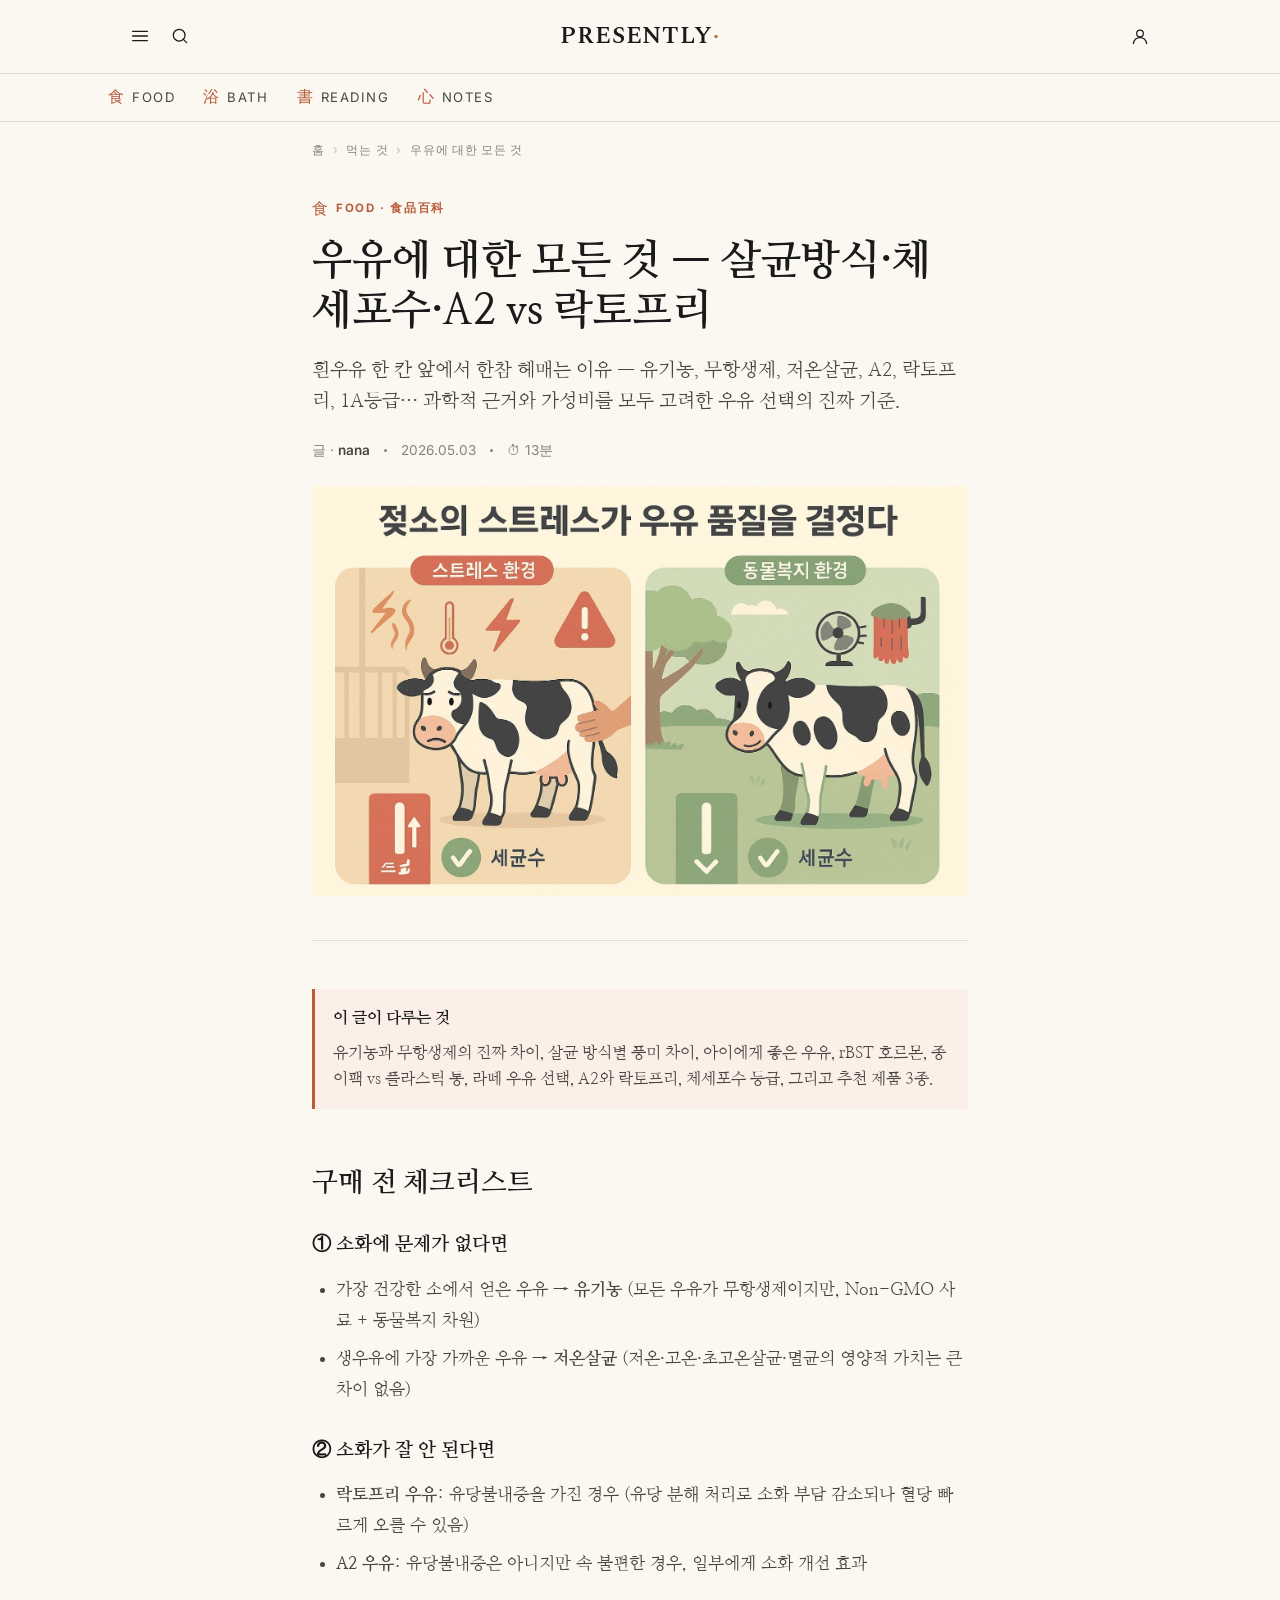
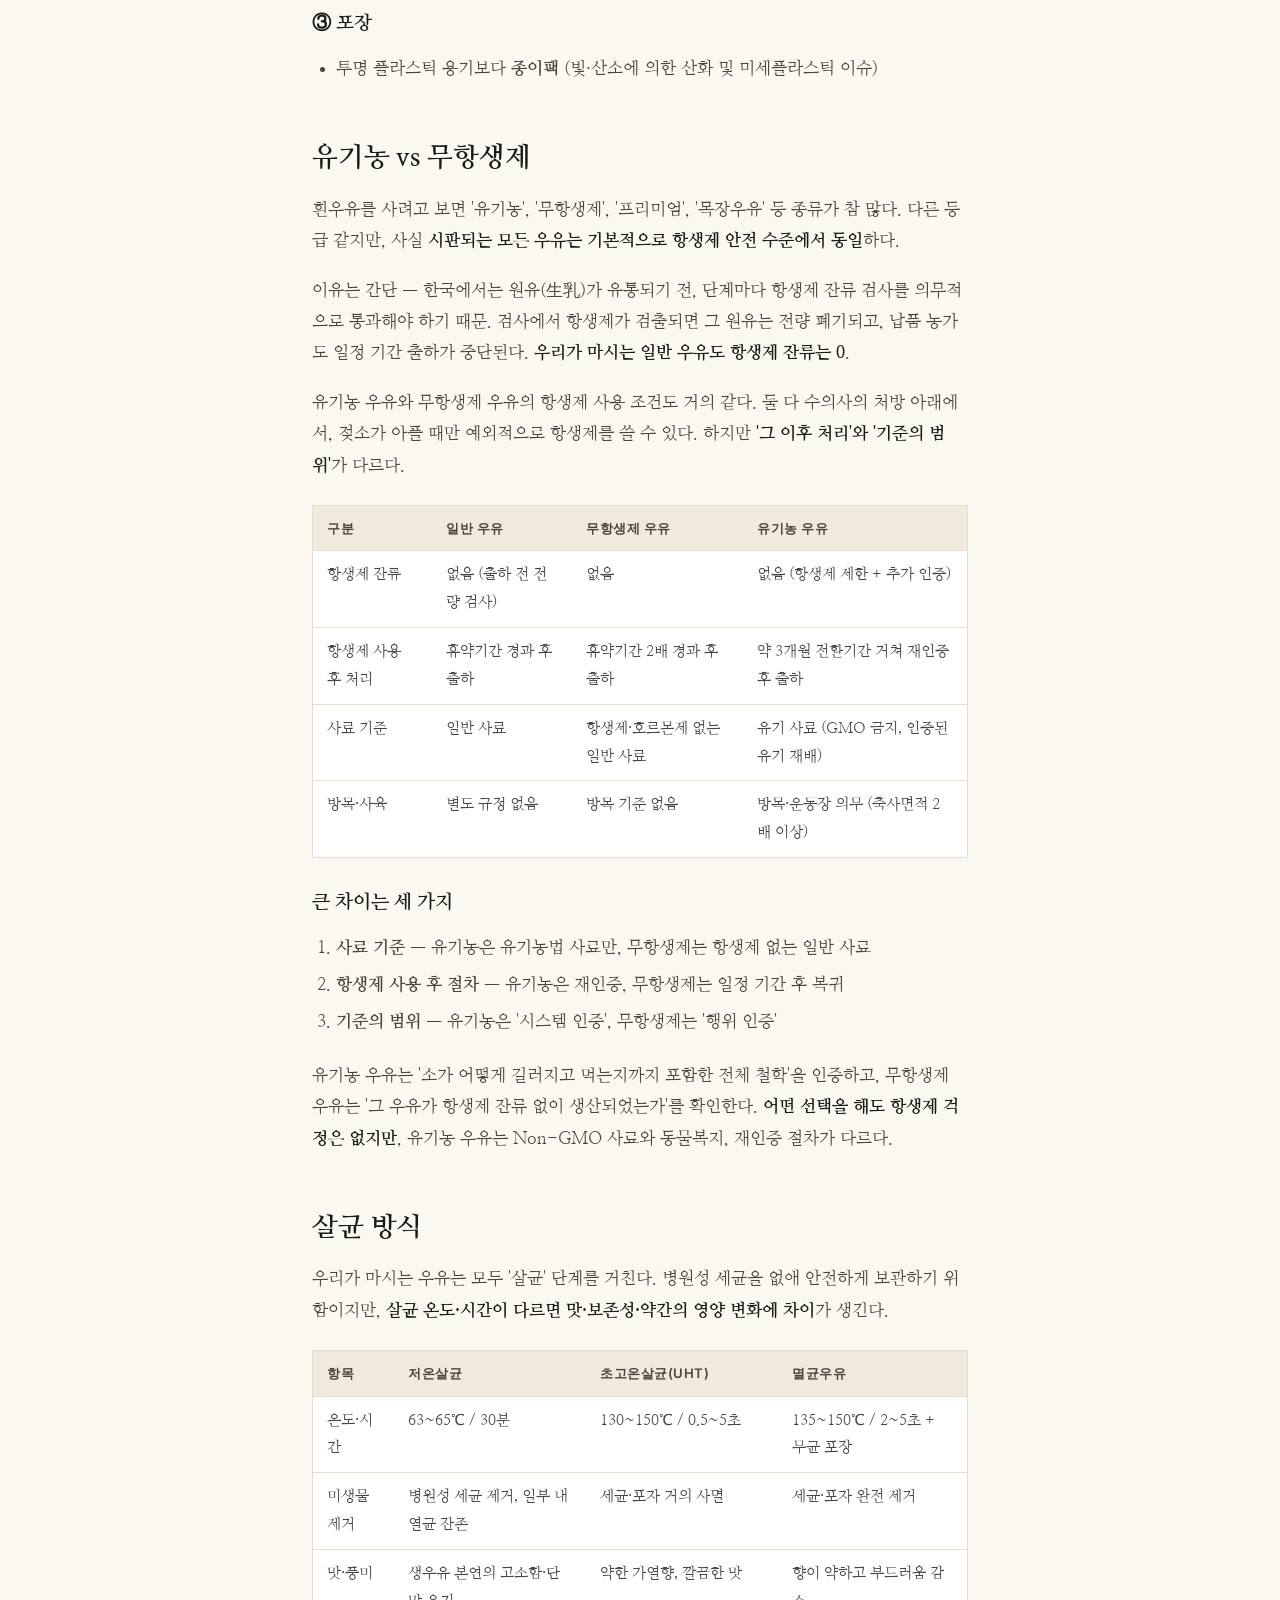
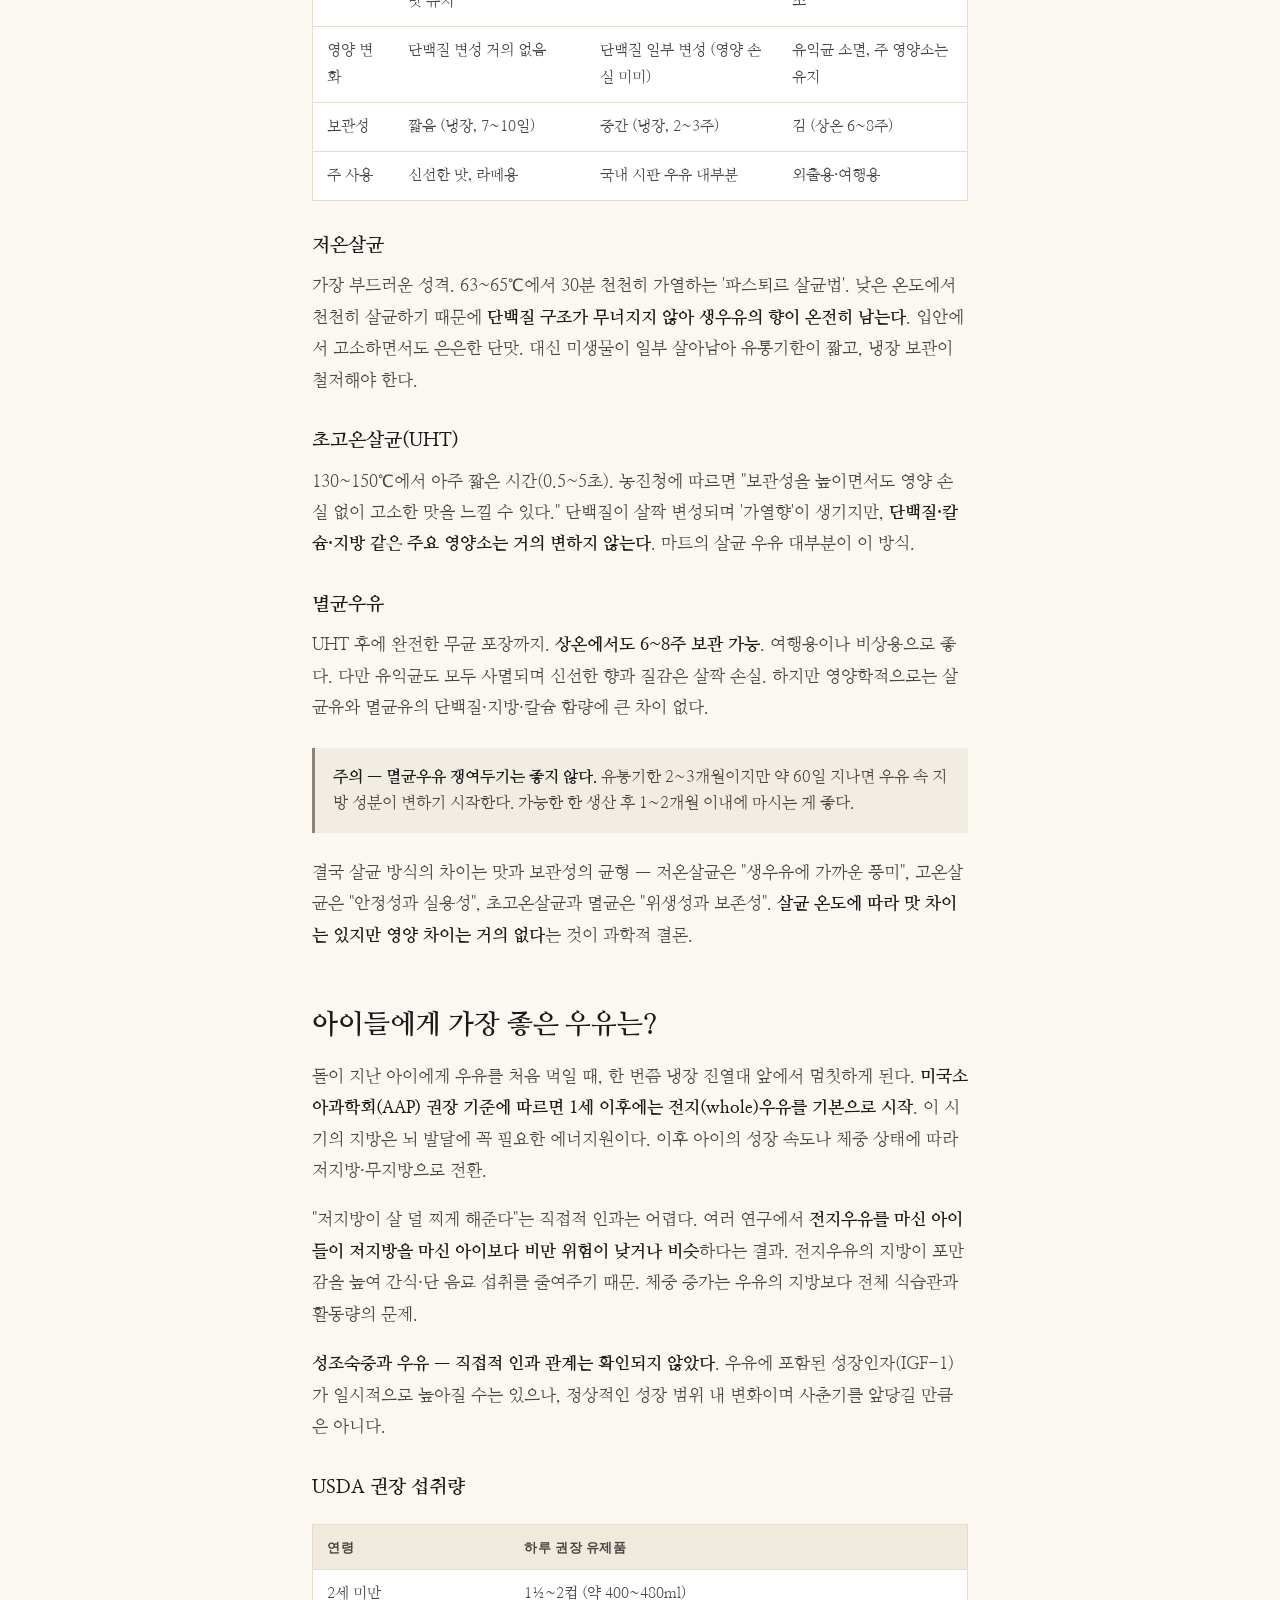
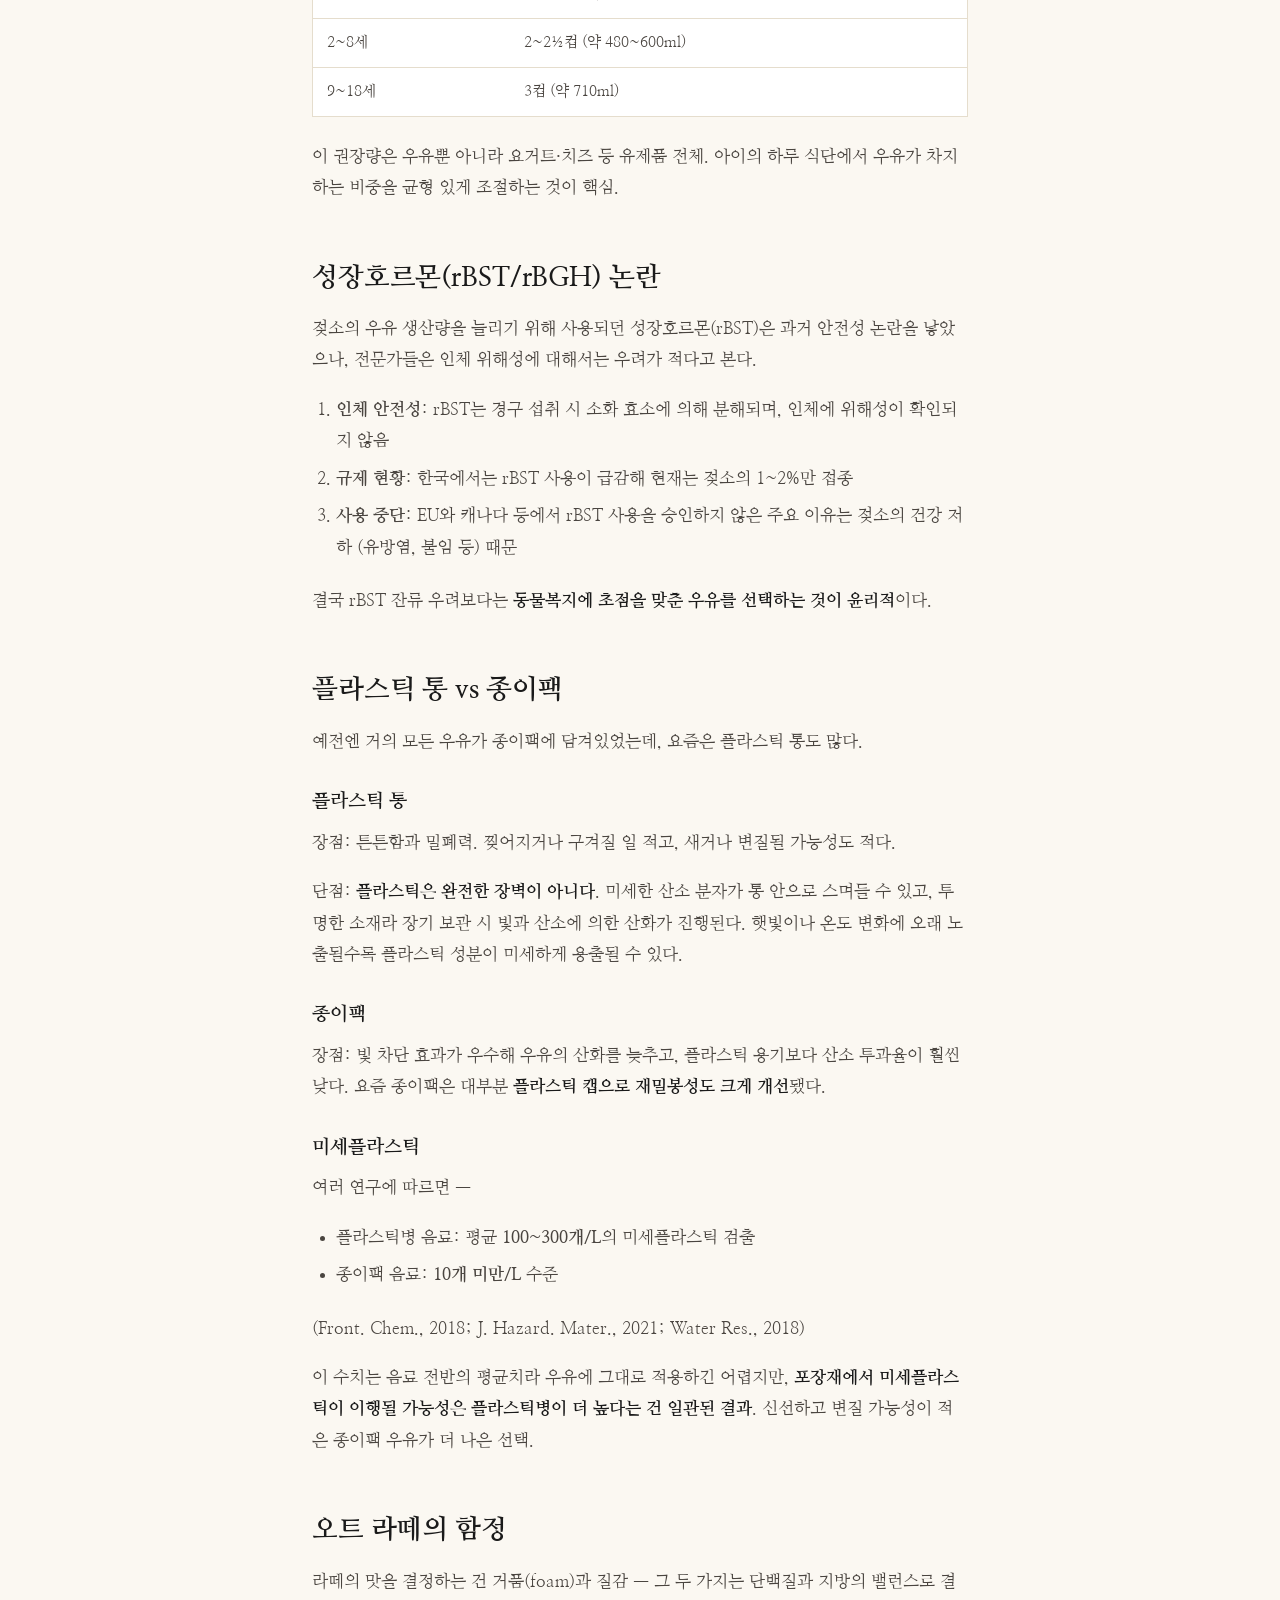
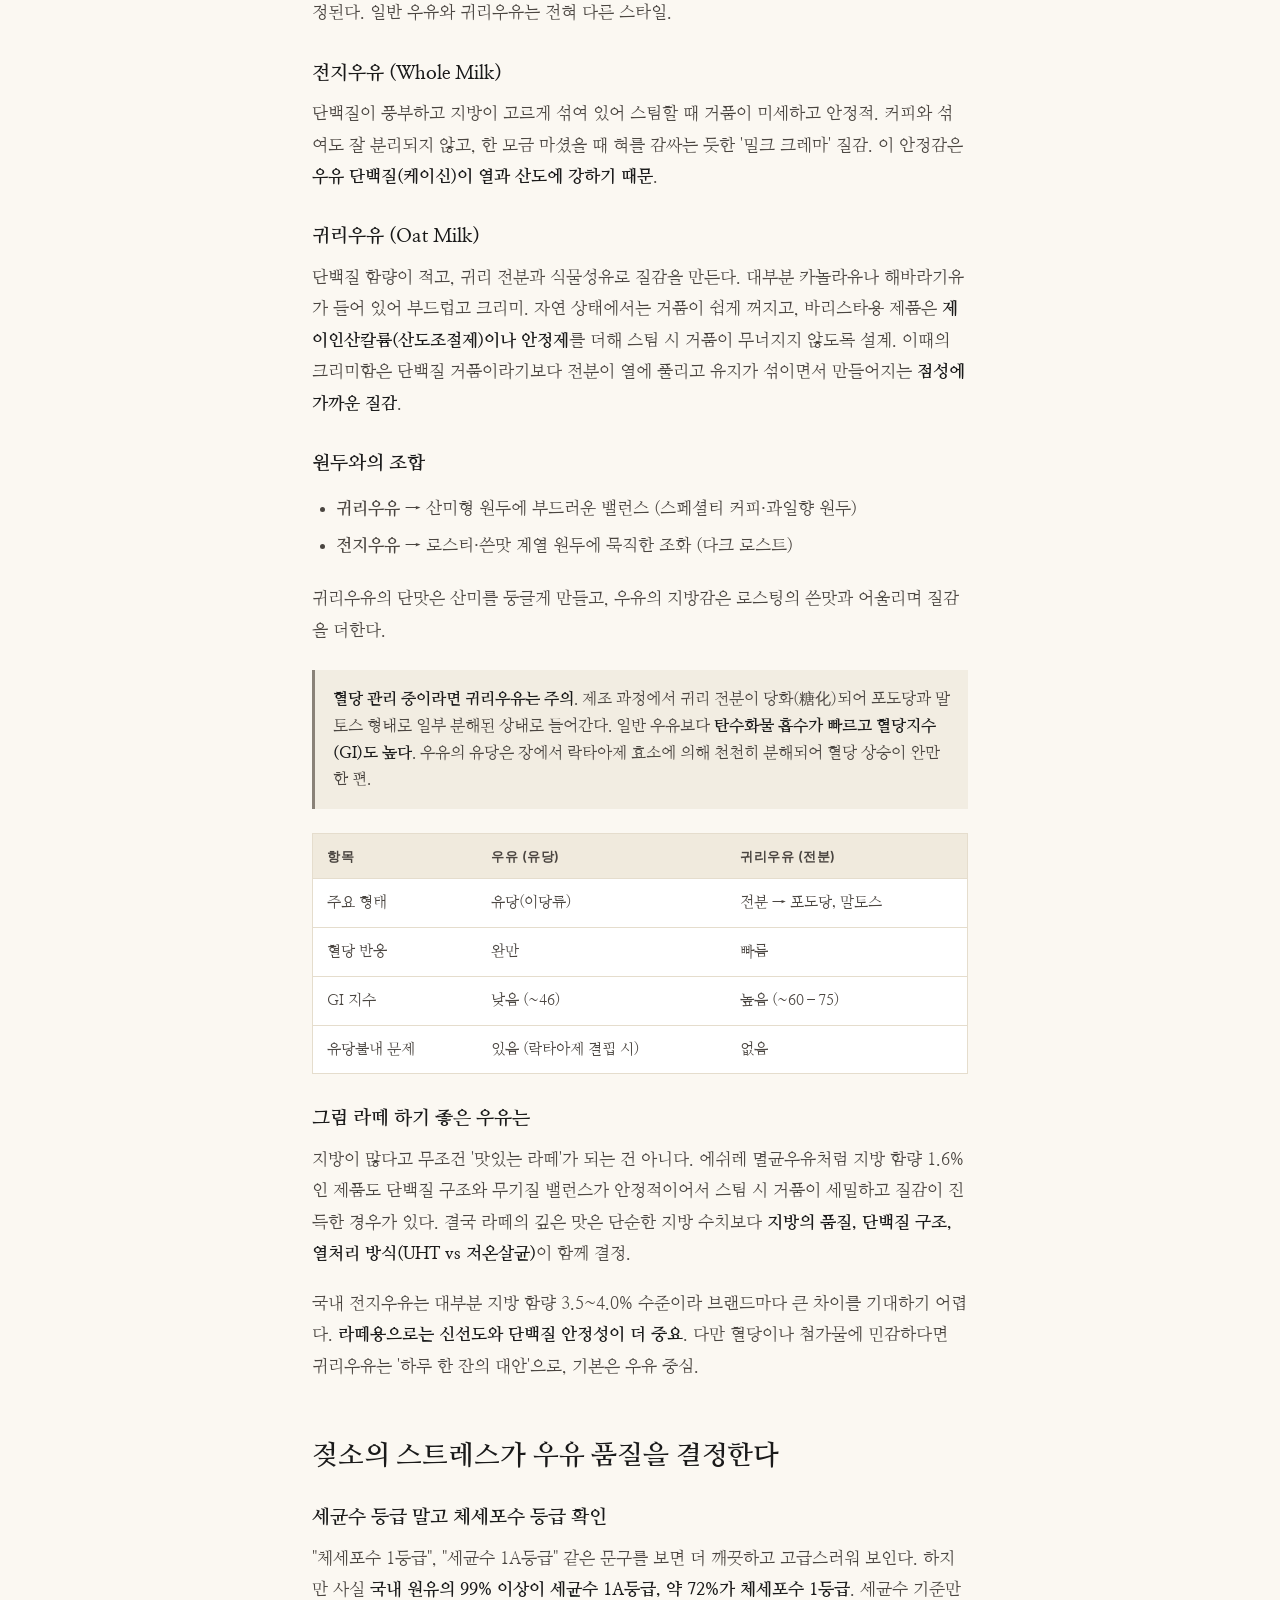
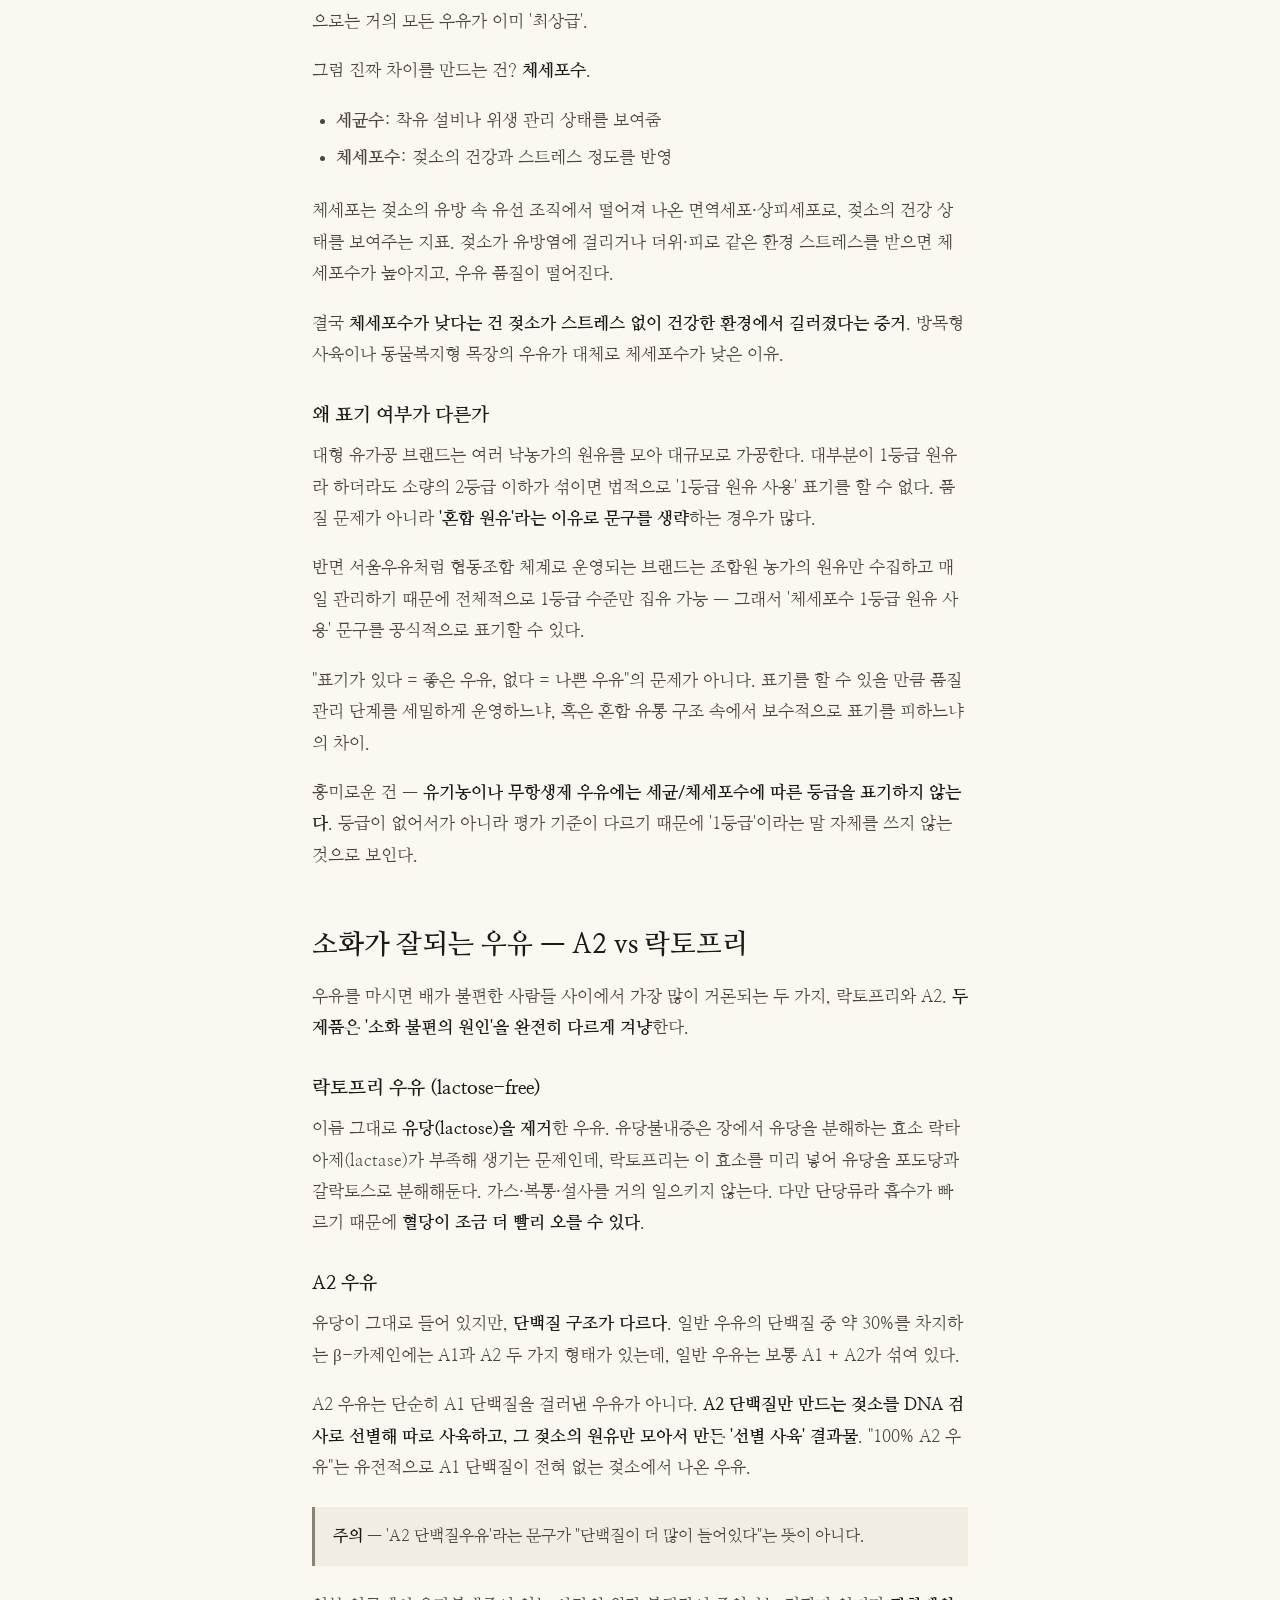
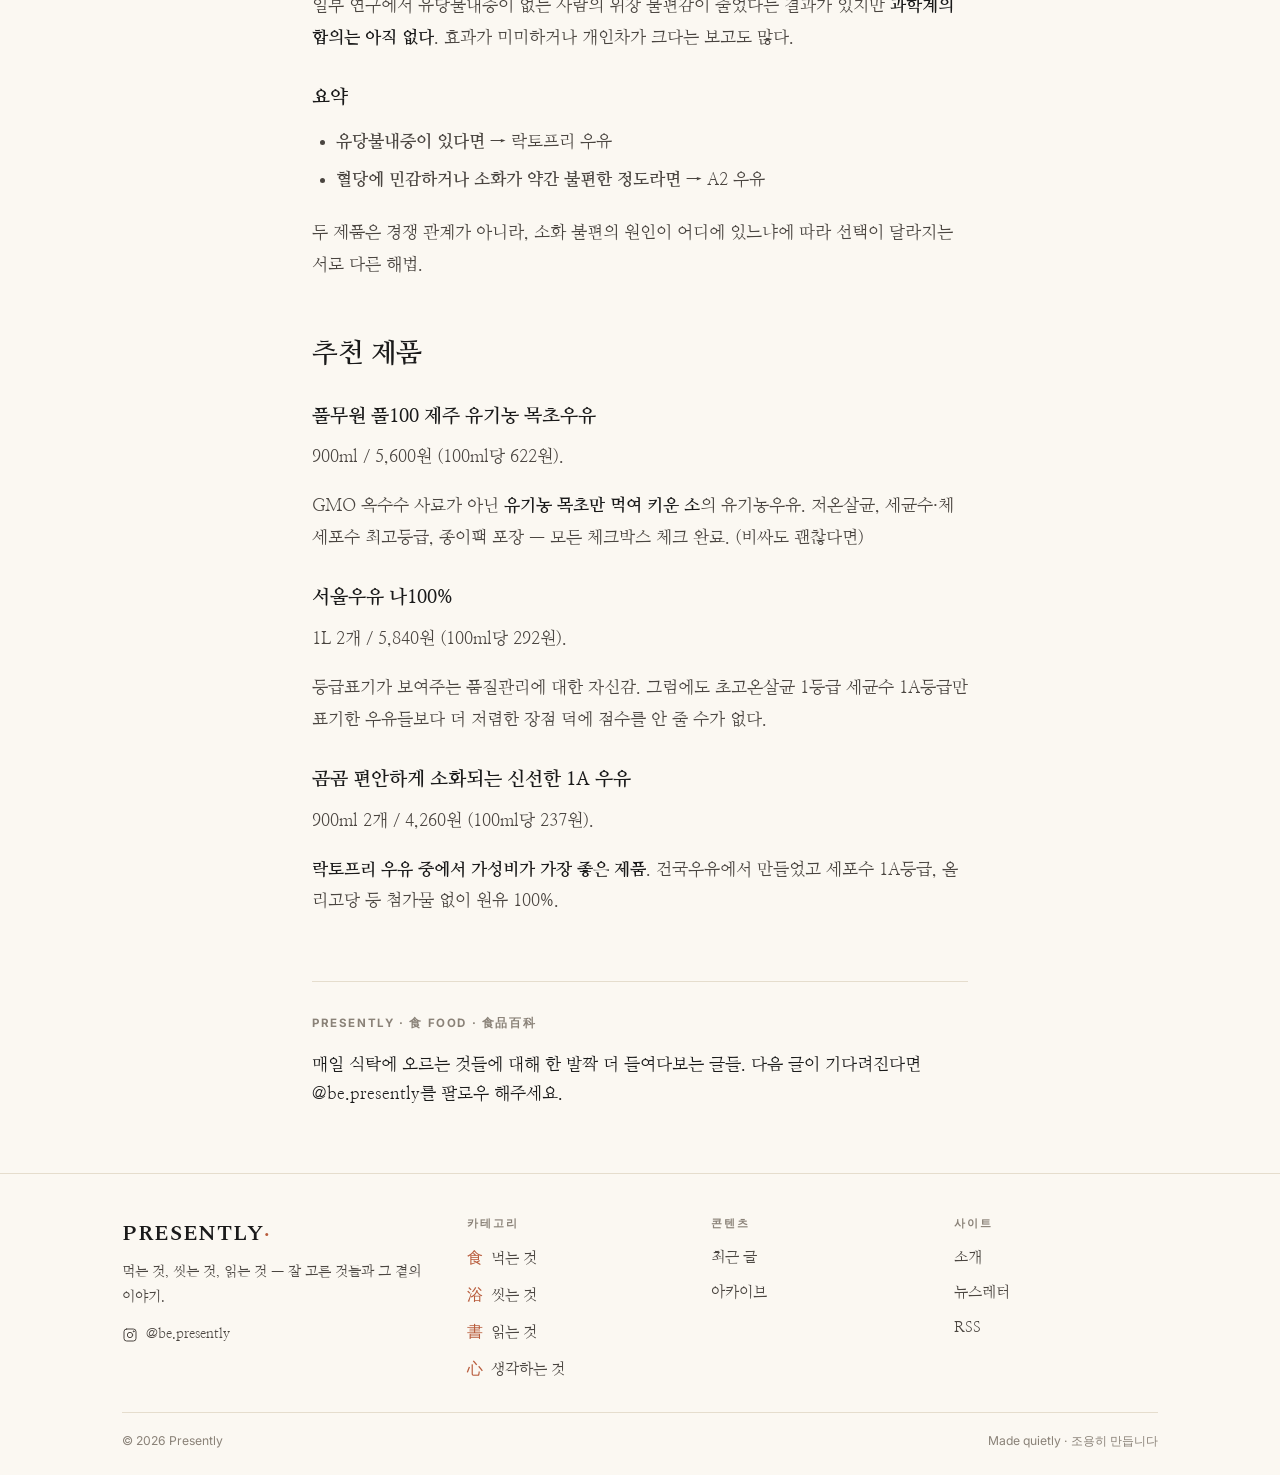
<file: posts/milk-guide/index.html>
<!DOCTYPE html>
<html lang="ko">
<head>
<meta charset="UTF-8">
<meta name="viewport" content="width=device-width, initial-scale=1.0">
<!-- Google tag (gtag.js) -->
<script async src="https://www.googletagmanager.com/gtag/js?id=G-NTKXXLTSJP"></script>
<script>
  window.dataLayer = window.dataLayer || [];
  function gtag(){dataLayer.push(arguments);}
  gtag('js', new Date());
  gtag('config', 'G-NTKXXLTSJP');
</script>
<title>우유 고르는 법 — 살균방식·체세포수·A2 vs 락토프리 완전 가이드 | PRESENTLY</title>
<meta name="description" content="유기농 vs 무항생제, 저온살균·UHT·멸균 차이, 체세포수 등급의 진짜 의미, A2 우유와 락토프리, rBST 호르몬, 종이팩 vs 플라스틱. 과학과 가성비로 정리한 우유 선택 가이드.">
<meta name="keywords" content="우유 고르는법, 유기농 우유, 무항생제 우유, 저온살균, 초고온살균, UHT, A2 우유, 락토프리, 체세포수, rBST, 오트밀크, 귀리우유, 라떼우유">
<meta property="og:title" content="우유 고르는 법 — 살균방식·체세포수·A2 vs 락토프리 완전 가이드">
<meta property="og:description" content="유기농 vs 무항생제, 살균 방식 차이, 체세포수의 의미, 그리고 어떤 우유를 골라야 하는가.">
<meta property="og:type" content="article">
<meta property="og:url" content="https://presently.at/posts/milk-guide/">
<meta property="article:published_time" content="2026-05-03T00:00:00+09:00">
<meta property="article:author" content="nana">
<meta property="article:section" content="먹는 것">
<link rel="canonical" href="https://presently.at/posts/milk-guide/">
<link rel="preconnect" href="https://fonts.googleapis.com">
<link rel="preconnect" href="https://fonts.gstatic.com" crossorigin>
<link href="https://fonts.googleapis.com/css2?family=Spectral:ital,wght@0,400;0,500;0,600;1,400&family=Nanum+Myeongjo:wght@400;700;800&family=Inter:wght@400;500;600;700&display=swap" rel="stylesheet">
<link rel="stylesheet" href="/css/article.css">

<script type="application/ld+json">
{
  "@context": "https://schema.org",
  "@type": "Article",
  "headline": "우유 고르는 법 — 살균방식·체세포수·A2 vs 락토프리 완전 가이드",
  "description": "유기농 vs 무항생제, 살균 방식 차이, 체세포수의 의미, A2와 락토프리, 그리고 추천 제품.",
  "image": ["https://presently.at/posts/milk-guide/cover.jpg"],
  "url": "https://presently.at/posts/milk-guide/",
  "datePublished": "2026-05-03",
  "dateModified": "2026-05-03",
  "author": { "@type": "Person", "name": "nana" },
  "publisher": {
    "@type": "Organization",
    "name": "PRESENTLY",
    "url": "https://presently.at"
  },
  "mainEntityOfPage": "https://presently.at/posts/milk-guide/",
  "articleSection": "먹는 것",
  "keywords": "우유, 유기농, 무항생제, 저온살균, UHT, 멸균, 체세포수, A2, 락토프리, rBST, 귀리우유"
}
</script>

<script type="application/ld+json">
{
  "@context": "https://schema.org",
  "@type": "FAQPage",
  "mainEntity": [
    { "@type": "Question", "name": "유기농 우유와 무항생제 우유는 무엇이 다른가요?",
      "acceptedAnswer": { "@type": "Answer", "text": "한국에서는 모든 시판 우유가 항생제 잔류 검사를 통과해 출하되므로 항생제 잔류 자체는 일반/무항생제/유기농 모두 0입니다. 차이는 사료 기준(유기농은 Non-GMO·인증 유기 사료), 항생제 사용 후 처리(유기농은 재인증 절차), 사육 환경(유기농은 방목·운동장 의무)입니다." } },
    { "@type": "Question", "name": "저온살균과 초고온살균(UHT) 중 어느 게 더 좋나요?",
      "acceptedAnswer": { "@type": "Answer", "text": "영양적으로는 거의 차이가 없습니다. 저온살균(63~65℃ 30분)은 생우유 본연의 향이 살아있어 신선한 풍미가 좋고, 초고온살균(130~150℃ 0.5~5초)은 보관성과 안정성이 뛰어납니다. 마트의 일반 우유 대부분은 UHT 방식입니다." } },
    { "@type": "Question", "name": "체세포수 등급은 무엇을 의미하나요?",
      "acceptedAnswer": { "@type": "Answer", "text": "체세포수는 젖소의 건강과 스트레스 정도를 반영합니다. 세균수는 착유 설비 위생 상태를 보여주지만 국내 원유의 99% 이상이 이미 1A등급입니다. 진짜 차이를 만드는 것은 체세포수 — 낮을수록 젖소가 건강하고 스트레스 없이 길러졌다는 증거입니다." } },
    { "@type": "Question", "name": "A2 우유와 락토프리 우유는 어떻게 다른가요?",
      "acceptedAnswer": { "@type": "Answer", "text": "락토프리는 유당(lactose)을 미리 분해해둔 우유로 유당불내증에 적합합니다. A2 우유는 유당이 그대로 있지만 단백질 구조가 다릅니다 — A1 단백질을 만들지 않는 젖소를 DNA 검사로 선별해 사육한 결과입니다. 유당불내증이 있다면 락토프리, 유당불내증은 아니지만 속이 약간 불편하다면 A2를 고려하세요." } },
    { "@type": "Question", "name": "라떼용 우유는 무엇이 좋나요?",
      "acceptedAnswer": { "@type": "Answer", "text": "지방 함량보다 단백질 안정성과 신선도가 더 중요합니다. 일반 전지우유(3.5~4.0%)는 묵직하고 크리미한 라떼를, 귀리우유는 가볍고 부드러운 균형감을 만듭니다. 산미 있는 스페셜티 커피에는 귀리우유, 다크 로스트 원두에는 전지우유가 잘 어울립니다." } },
    { "@type": "Question", "name": "종이팩과 플라스틱 통, 어느 게 좋은가요?",
      "acceptedAnswer": { "@type": "Answer", "text": "종이팩이 빛 차단 효과가 우수하고 산소 투과율도 낮아 우유 산화를 늦춥니다. 미세플라스틱 측면에서도 플라스틱병 음료는 평균 100~300개/L가 검출되는 반면 종이팩은 10개 미만/L 수준으로 보고됩니다. 신선도와 변질 방지 측면에서 종이팩이 더 나은 선택입니다." } }
  ]
}
</script>

<script type="application/ld+json">
{
  "@context": "https://schema.org",
  "@type": "WebPage",
  "url": "https://presently.at/posts/milk-guide/",
  "speakable": {
    "@type": "SpeakableSpecification",
    "cssSelector": [".post-lead", "h1", ".callout--accent"]
  }
}
</script>

<script type="application/ld+json">
{
  "@context": "https://schema.org",
  "@type": "BreadcrumbList",
  "itemListElement": [
    { "@type": "ListItem", "position": 1, "name": "홈", "item": "https://presently.at/" },
    { "@type": "ListItem", "position": 2, "name": "먹는 것", "item": "https://presently.at/blog.html?cat=food" },
    { "@type": "ListItem", "position": 3, "name": "우유에 대한 모든 것" }
  ]
}
</script>
</head>
<body>

<svg width="0" height="0" style="position:absolute" aria-hidden="true">
  <defs>
    <symbol id="i-menu" viewBox="0 0 24 24"><line x1="4" y1="7" x2="20" y2="7"/><line x1="4" y1="12" x2="20" y2="12"/><line x1="4" y1="17" x2="20" y2="17"/></symbol>
    <symbol id="i-search" viewBox="0 0 24 24"><circle cx="11" cy="11" r="7"/><line x1="20" y1="20" x2="16" y2="16"/></symbol>
    <symbol id="i-account" viewBox="0 0 24 24"><circle cx="12" cy="9" r="4"/><path d="M4 21c1-4.5 4.5-7 8-7s7 2.5 8 7"/></symbol>
    <symbol id="i-instagram" viewBox="0 0 24 24"><rect x="3" y="3" width="18" height="18" rx="4"/><circle cx="12" cy="12" r="4"/><circle cx="17.5" cy="6.5" r=".7"/></symbol>
  </defs>
</svg>

<header class="head">
  <div class="head__inner">
    <div class="head__left" style="display:flex;gap:4px">
      <button class="head__btn" aria-label="메뉴"><svg class="icon" style="width:22px;height:22px"><use href="#i-menu"/></svg></button>
      <button class="head__btn" aria-label="검색"><svg class="icon" style="width:20px;height:20px"><use href="#i-search"/></svg></button>
    </div>
    <a href="/" class="head__logo">PRESENTLY<span class="dot">·</span></a>
    <button class="head__btn head__btn--account" aria-label="계정"><svg class="icon" style="width:20px;height:20px"><use href="#i-account"/></svg></button>
  </div>
  <div class="head__cats">
    <div class="head__cats-inner">
      <a href="/blog.html?cat=food"><span class="han">食</span> Food</a>
      <a href="/blog.html?cat=bath"><span class="han">浴</span> Bath</a>
      <a href="/blog.html?cat=stationery"><span class="han">書</span> Reading</a>
      <a href="/blog.html?cat=philosophy"><span class="han">心</span> Notes</a>
    </div>
  </div>
</header>

<main>
  <article class="read">
    <nav class="crumb" aria-label="위치">
      <a href="/">홈</a>
      <span class="crumb__sep">›</span>
      <a href="/blog.html?cat=food">먹는 것</a>
      <span class="crumb__sep">›</span>
      <span>우유에 대한 모든 것</span>
    </nav>

    <header class="post-hero">
      <span class="post-eyebrow"><span class="han">食</span> FOOD · 食品百科</span>
      <h1>우유에 대한 모든 것 — 살균방식·체세포수·A2 vs 락토프리</h1>
      <p class="post-lead">
        흰우유 한 칸 앞에서 한참 헤매는 이유 — 유기농, 무항생제, 저온살균, A2, 락토프리, 1A등급…
        과학적 근거와 가성비를 모두 고려한 우유 선택의 진짜 기준.
      </p>
      <div class="post-meta">
        <span>글 · <strong>nana</strong></span>
        <span class="dot"></span>
        <time datetime="2026-05-03">2026.05.03</time>
        <span class="dot"></span>
        <span>⏱ 13분</span>
      </div>

      <figure class="post-cover">
        <img src="cover.jpg" alt="우유 한 잔 — 매일 마시는 한 모금">
      </figure>
    </header>

    <div class="post-body">

      <div class="callout callout--accent">
        <p><strong>이 글이 다루는 것</strong></p>
        <p>유기농과 무항생제의 진짜 차이, 살균 방식별 풍미 차이, 아이에게 좋은 우유, rBST 호르몬, 종이팩 vs 플라스틱 통, 라떼 우유 선택, A2와 락토프리, 체세포수 등급, 그리고 추천 제품 3종.</p>
      </div>

      <h2 id="checklist">구매 전 체크리스트</h2>

      <h3>① 소화에 문제가 없다면</h3>
      <ul>
        <li>가장 건강한 소에서 얻은 우유 → <strong>유기농</strong> (모든 우유가 무항생제이지만, Non-GMO 사료 + 동물복지 차원)</li>
        <li>생우유에 가장 가까운 우유 → <strong>저온살균</strong> (저온·고온·초고온살균·멸균의 영양적 가치는 큰 차이 없음)</li>
      </ul>

      <h3>② 소화가 잘 안 된다면</h3>
      <ul>
        <li><strong>락토프리 우유</strong>: 유당불내증을 가진 경우 (유당 분해 처리로 소화 부담 감소되나 혈당 빠르게 오를 수 있음)</li>
        <li><strong>A2 우유</strong>: 유당불내증은 아니지만 속 불편한 경우, 일부에게 소화 개선 효과</li>
      </ul>

      <h3>③ 포장</h3>
      <ul>
        <li>투명 플라스틱 용기보다 <strong>종이팩</strong> (빛·산소에 의한 산화 및 미세플라스틱 이슈)</li>
      </ul>

      <h2 id="organic-vs-antibiotic">유기농 vs 무항생제</h2>

      <p>흰우유를 사려고 보면 '유기농', '무항생제', '프리미엄', '목장우유' 등 종류가 참 많다. 다른 등급 같지만, 사실 <strong>시판되는 모든 우유는 기본적으로 항생제 안전 수준에서 동일</strong>하다.</p>

      <p>이유는 간단 — 한국에서는 원유(生乳)가 유통되기 전, 단계마다 항생제 잔류 검사를 의무적으로 통과해야 하기 때문. 검사에서 항생제가 검출되면 그 원유는 전량 폐기되고, 납품 농가도 일정 기간 출하가 중단된다. <strong>우리가 마시는 일반 우유도 항생제 잔류는 0</strong>.</p>

      <p>유기농 우유와 무항생제 우유의 항생제 사용 조건도 거의 같다. 둘 다 수의사의 처방 아래에서, 젖소가 아플 때만 예외적으로 항생제를 쓸 수 있다. 하지만 <strong>'그 이후 처리'와 '기준의 범위'</strong>가 다르다.</p>

      <table>
        <thead>
          <tr><th>구분</th><th>일반 우유</th><th>무항생제 우유</th><th>유기농 우유</th></tr>
        </thead>
        <tbody>
          <tr><td>항생제 잔류</td><td>없음 (출하 전 전량 검사)</td><td>없음</td><td>없음 (항생제 제한 + 추가 인증)</td></tr>
          <tr><td>항생제 사용 후 처리</td><td>휴약기간 경과 후 출하</td><td>휴약기간 2배 경과 후 출하</td><td>약 3개월 전환기간 거쳐 재인증 후 출하</td></tr>
          <tr><td>사료 기준</td><td>일반 사료</td><td>항생제·호르몬제 없는 일반 사료</td><td>유기 사료 (GMO 금지, 인증된 유기 재배)</td></tr>
          <tr><td>방목·사육</td><td>별도 규정 없음</td><td>방목 기준 없음</td><td>방목·운동장 의무 (축사면적 2배 이상)</td></tr>
        </tbody>
      </table>

      <h3>큰 차이는 세 가지</h3>
      <ol>
        <li><strong>사료 기준</strong> — 유기농은 유기농법 사료만, 무항생제는 항생제 없는 일반 사료</li>
        <li><strong>항생제 사용 후 절차</strong> — 유기농은 재인증, 무항생제는 일정 기간 후 복귀</li>
        <li><strong>기준의 범위</strong> — 유기농은 '시스템 인증', 무항생제는 '행위 인증'</li>
      </ol>

      <p>유기농 우유는 '소가 어떻게 길러지고 먹는지까지 포함한 전체 철학'을 인증하고, 무항생제 우유는 '그 우유가 항생제 잔류 없이 생산되었는가'를 확인한다. <strong>어떤 선택을 해도 항생제 걱정은 없지만</strong>, 유기농 우유는 Non-GMO 사료와 동물복지, 재인증 절차가 다르다.</p>

      <h2 id="sterilization">살균 방식</h2>

      <p>우리가 마시는 우유는 모두 '살균' 단계를 거친다. 병원성 세균을 없애 안전하게 보관하기 위함이지만, <strong>살균 온도·시간이 다르면 맛·보존성·약간의 영양 변화에 차이</strong>가 생긴다.</p>

      <table>
        <thead>
          <tr><th>항목</th><th>저온살균</th><th>초고온살균(UHT)</th><th>멸균우유</th></tr>
        </thead>
        <tbody>
          <tr><td>온도·시간</td><td>63~65℃ / 30분</td><td>130~150℃ / 0.5~5초</td><td>135~150℃ / 2~5초 + 무균 포장</td></tr>
          <tr><td>미생물 제거</td><td>병원성 세균 제거, 일부 내열균 잔존</td><td>세균·포자 거의 사멸</td><td>세균·포자 완전 제거</td></tr>
          <tr><td>맛·풍미</td><td>생우유 본연의 고소함·단맛 유지</td><td>약한 가열향, 깔끔한 맛</td><td>향이 약하고 부드러움 감소</td></tr>
          <tr><td>영양 변화</td><td>단백질 변성 거의 없음</td><td>단백질 일부 변성 (영양 손실 미미)</td><td>유익균 소멸, 주 영양소는 유지</td></tr>
          <tr><td>보관성</td><td>짧음 (냉장, 7~10일)</td><td>중간 (냉장, 2~3주)</td><td>김 (상온 6~8주)</td></tr>
          <tr><td>주 사용</td><td>신선한 맛, 라떼용</td><td>국내 시판 우유 대부분</td><td>외출용·여행용</td></tr>
        </tbody>
      </table>

      <h3>저온살균</h3>
      <p>가장 부드러운 성격. 63~65℃에서 30분 천천히 가열하는 '파스퇴르 살균법'. 낮은 온도에서 천천히 살균하기 때문에 <strong>단백질 구조가 무너지지 않아 생우유의 향이 온전히 남는다</strong>. 입안에서 고소하면서도 은은한 단맛. 대신 미생물이 일부 살아남아 유통기한이 짧고, 냉장 보관이 철저해야 한다.</p>

      <h3>초고온살균(UHT)</h3>
      <p>130~150℃에서 아주 짧은 시간(0.5~5초). 농진청에 따르면 "보관성을 높이면서도 영양 손실 없이 고소한 맛을 느낄 수 있다." 단백질이 살짝 변성되며 '가열향'이 생기지만, <strong>단백질·칼슘·지방 같은 주요 영양소는 거의 변하지 않는다</strong>. 마트의 살균 우유 대부분이 이 방식.</p>

      <h3>멸균우유</h3>
      <p>UHT 후에 완전한 무균 포장까지. <strong>상온에서도 6~8주 보관 가능</strong>. 여행용이나 비상용으로 좋다. 다만 유익균도 모두 사멸되며 신선한 향과 질감은 살짝 손실. 하지만 영양학적으로는 살균유와 멸균유의 단백질·지방·칼슘 함량에 큰 차이 없다.</p>

      <div class="callout">
        <p><strong>주의 — 멸균우유 쟁여두기는 좋지 않다.</strong> 유통기한 2~3개월이지만 약 60일 지나면 우유 속 지방 성분이 변하기 시작한다. 가능한 한 생산 후 1~2개월 이내에 마시는 게 좋다.</p>
      </div>

      <p>결국 살균 방식의 차이는 맛과 보관성의 균형 — 저온살균은 "생우유에 가까운 풍미", 고온살균은 "안정성과 실용성", 초고온살균과 멸균은 "위생성과 보존성". <strong>살균 온도에 따라 맛 차이는 있지만 영양 차이는 거의 없다</strong>는 것이 과학적 결론.</p>

      <h2 id="for-kids">아이들에게 가장 좋은 우유는?</h2>

      <p>돌이 지난 아이에게 우유를 처음 먹일 때, 한 번쯤 냉장 진열대 앞에서 멈칫하게 된다. <strong>미국소아과학회(AAP) 권장 기준에 따르면 1세 이후에는 전지(whole)우유를 기본으로 시작</strong>. 이 시기의 지방은 뇌 발달에 꼭 필요한 에너지원이다. 이후 아이의 성장 속도나 체중 상태에 따라 저지방·무지방으로 전환.</p>

      <p>"저지방이 살 덜 찌게 해준다"는 직접적 인과는 어렵다. 여러 연구에서 <strong>전지우유를 마신 아이들이 저지방을 마신 아이보다 비만 위험이 낮거나 비슷</strong>하다는 결과. 전지우유의 지방이 포만감을 높여 간식·단 음료 섭취를 줄여주기 때문. 체중 증가는 우유의 지방보다 전체 식습관과 활동량의 문제.</p>

      <p><strong>성조숙증과 우유 — 직접적 인과 관계는 확인되지 않았다</strong>. 우유에 포함된 성장인자(IGF-1)가 일시적으로 높아질 수는 있으나, 정상적인 성장 범위 내 변화이며 사춘기를 앞당길 만큼은 아니다.</p>

      <h3>USDA 권장 섭취량</h3>
      <table>
        <thead><tr><th>연령</th><th>하루 권장 유제품</th></tr></thead>
        <tbody>
          <tr><td>2세 미만</td><td>1½~2컵 (약 400~480ml)</td></tr>
          <tr><td>2~8세</td><td>2~2½컵 (약 480~600ml)</td></tr>
          <tr><td>9~18세</td><td>3컵 (약 710ml)</td></tr>
        </tbody>
      </table>
      <p>이 권장량은 우유뿐 아니라 요거트·치즈 등 유제품 전체. 아이의 하루 식단에서 우유가 차지하는 비중을 균형 있게 조절하는 것이 핵심.</p>

      <h2 id="rbst">성장호르몬(rBST/rBGH) 논란</h2>

      <p>젖소의 우유 생산량을 늘리기 위해 사용되던 성장호르몬(rBST)은 과거 안전성 논란을 낳았으나, 전문가들은 인체 위해성에 대해서는 우려가 적다고 본다.</p>

      <ol>
        <li><strong>인체 안전성</strong>: rBST는 경구 섭취 시 소화 효소에 의해 분해되며, 인체에 위해성이 확인되지 않음</li>
        <li><strong>규제 현황</strong>: 한국에서는 rBST 사용이 급감해 현재는 젖소의 1~2%만 접종</li>
        <li><strong>사용 중단</strong>: EU와 캐나다 등에서 rBST 사용을 승인하지 않은 주요 이유는 젖소의 건강 저하 (유방염, 불임 등) 때문</li>
      </ol>

      <p>결국 rBST 잔류 우려보다는 <strong>동물복지에 초점을 맞춘 우유를 선택하는 것이 윤리적</strong>이다.</p>

      <h2 id="packaging">플라스틱 통 vs 종이팩</h2>

      <p>예전엔 거의 모든 우유가 종이팩에 담겨있었는데, 요즘은 플라스틱 통도 많다.</p>

      <h3>플라스틱 통</h3>
      <p>장점: 튼튼함과 밀폐력. 찢어지거나 구겨질 일 적고, 새거나 변질될 가능성도 적다.</p>
      <p>단점: <strong>플라스틱은 완전한 장벽이 아니다</strong>. 미세한 산소 분자가 통 안으로 스며들 수 있고, 투명한 소재라 장기 보관 시 빛과 산소에 의한 산화가 진행된다. 햇빛이나 온도 변화에 오래 노출될수록 플라스틱 성분이 미세하게 용출될 수 있다.</p>

      <h3>종이팩</h3>
      <p>장점: 빛 차단 효과가 우수해 우유의 산화를 늦추고, 플라스틱 용기보다 산소 투과율이 훨씬 낮다. 요즘 종이팩은 대부분 <strong>플라스틱 캡으로 재밀봉성도 크게 개선</strong>됐다.</p>

      <h3>미세플라스틱</h3>
      <p>여러 연구에 따르면 — </p>
      <ul>
        <li>플라스틱병 음료: 평균 <strong>100~300개/L</strong>의 미세플라스틱 검출</li>
        <li>종이팩 음료: <strong>10개 미만/L</strong> 수준</li>
      </ul>
      <p>(Front. Chem., 2018; J. Hazard. Mater., 2021; Water Res., 2018)</p>
      <p>이 수치는 음료 전반의 평균치라 우유에 그대로 적용하긴 어렵지만, <strong>포장재에서 미세플라스틱이 이행될 가능성은 플라스틱병이 더 높다는 건 일관된 결과</strong>. 신선하고 변질 가능성이 적은 종이팩 우유가 더 나은 선택.</p>

      <h2 id="oat-latte">오트 라떼의 함정</h2>

      <p>라떼의 맛을 결정하는 건 거품(foam)과 질감 — 그 두 가지는 단백질과 지방의 밸런스로 결정된다. 일반 우유와 귀리우유는 전혀 다른 스타일.</p>

      <h3>전지우유 (Whole Milk)</h3>
      <p>단백질이 풍부하고 지방이 고르게 섞여 있어 스팀할 때 거품이 미세하고 안정적. 커피와 섞여도 잘 분리되지 않고, 한 모금 마셨을 때 혀를 감싸는 듯한 '밀크 크레마' 질감. 이 안정감은 <strong>우유 단백질(케이신)이 열과 산도에 강하기 때문</strong>.</p>

      <h3>귀리우유 (Oat Milk)</h3>
      <p>단백질 함량이 적고, 귀리 전분과 식물성유로 질감을 만든다. 대부분 카놀라유나 해바라기유가 들어 있어 부드럽고 크리미. 자연 상태에서는 거품이 쉽게 꺼지고, 바리스타용 제품은 <strong>제이인산칼륨(산도조절제)이나 안정제</strong>를 더해 스팀 시 거품이 무너지지 않도록 설계. 이때의 크리미함은 단백질 거품이라기보다 전분이 열에 풀리고 유지가 섞이면서 만들어지는 <strong>점성에 가까운 질감</strong>.</p>

      <h3>원두와의 조합</h3>
      <ul>
        <li><strong>귀리우유</strong> → 산미형 원두에 부드러운 밸런스 (스페셜티 커피·과일향 원두)</li>
        <li><strong>전지우유</strong> → 로스티·쓴맛 계열 원두에 묵직한 조화 (다크 로스트)</li>
      </ul>
      <p>귀리우유의 단맛은 산미를 둥글게 만들고, 우유의 지방감은 로스팅의 쓴맛과 어울리며 질감을 더한다.</p>

      <div class="callout">
        <p><strong>혈당 관리 중이라면 귀리우유는 주의</strong>. 제조 과정에서 귀리 전분이 당화(糖化)되어 포도당과 말토스 형태로 일부 분해된 상태로 들어간다. 일반 우유보다 <strong>탄수화물 흡수가 빠르고 혈당지수(GI)도 높다</strong>. 우유의 유당은 장에서 락타아제 효소에 의해 천천히 분해되어 혈당 상승이 완만한 편.</p>
      </div>

      <table>
        <thead><tr><th>항목</th><th>우유 (유당)</th><th>귀리우유 (전분)</th></tr></thead>
        <tbody>
          <tr><td>주요 형태</td><td>유당(이당류)</td><td>전분 → 포도당, 말토스</td></tr>
          <tr><td>혈당 반응</td><td>완만</td><td>빠름</td></tr>
          <tr><td>GI 지수</td><td>낮음 (~46)</td><td>높음 (~60–75)</td></tr>
          <tr><td>유당불내 문제</td><td>있음 (락타아제 결핍 시)</td><td>없음</td></tr>
        </tbody>
      </table>

      <h3>그럼 라떼 하기 좋은 우유는</h3>
      <p>지방이 많다고 무조건 '맛있는 라떼'가 되는 건 아니다. 에쉬레 멸균우유처럼 지방 함량 1.6%인 제품도 단백질 구조와 무기질 밸런스가 안정적이어서 스팀 시 거품이 세밀하고 질감이 진득한 경우가 있다. 결국 라떼의 깊은 맛은 단순한 지방 수치보다 <strong>지방의 품질, 단백질 구조, 열처리 방식(UHT vs 저온살균)</strong>이 함께 결정.</p>

      <p>국내 전지우유는 대부분 지방 함량 3.5~4.0% 수준이라 브랜드마다 큰 차이를 기대하기 어렵다. <strong>라떼용으로는 신선도와 단백질 안정성이 더 중요</strong>. 다만 혈당이나 첨가물에 민감하다면 귀리우유는 '하루 한 잔의 대안'으로, 기본은 우유 중심.</p>

      <h2 id="cell-count">젖소의 스트레스가 우유 품질을 결정한다</h2>

      <h3>세균수 등급 말고 체세포수 등급 확인</h3>
      <p>"체세포수 1등급", "세균수 1A등급" 같은 문구를 보면 더 깨끗하고 고급스러워 보인다. 하지만 사실 <strong>국내 원유의 99% 이상이 세균수 1A등급, 약 72%가 체세포수 1등급</strong>. 세균수 기준만으로는 거의 모든 우유가 이미 '최상급'.</p>

      <p>그럼 진짜 차이를 만드는 건? <strong>체세포수</strong>.</p>

      <ul>
        <li><strong>세균수</strong>: 착유 설비나 위생 관리 상태를 보여줌</li>
        <li><strong>체세포수</strong>: 젖소의 건강과 스트레스 정도를 반영</li>
      </ul>

      <p>체세포는 젖소의 유방 속 유선 조직에서 떨어져 나온 면역세포·상피세포로, 젖소의 건강 상태를 보여주는 지표. 젖소가 유방염에 걸리거나 더위·피로 같은 환경 스트레스를 받으면 체세포수가 높아지고, 우유 품질이 떨어진다.</p>

      <p>결국 <strong>체세포수가 낮다는 건 젖소가 스트레스 없이 건강한 환경에서 길러졌다는 증거</strong>. 방목형 사육이나 동물복지형 목장의 우유가 대체로 체세포수가 낮은 이유.</p>

      <h3>왜 표기 여부가 다른가</h3>
      <p>대형 유가공 브랜드는 여러 낙농가의 원유를 모아 대규모로 가공한다. 대부분이 1등급 원유라 하더라도 소량의 2등급 이하가 섞이면 법적으로 '1등급 원유 사용' 표기를 할 수 없다. 품질 문제가 아니라 <strong>'혼합 원유'라는 이유로 문구를 생략</strong>하는 경우가 많다.</p>

      <p>반면 서울우유처럼 협동조합 체계로 운영되는 브랜드는 조합원 농가의 원유만 수집하고 매일 관리하기 때문에 전체적으로 1등급 수준만 집유 가능 — 그래서 '체세포수 1등급 원유 사용' 문구를 공식적으로 표기할 수 있다.</p>

      <p>"표기가 있다 = 좋은 우유, 없다 = 나쁜 우유"의 문제가 아니다. 표기를 할 수 있을 만큼 품질 관리 단계를 세밀하게 운영하느냐, 혹은 혼합 유통 구조 속에서 보수적으로 표기를 피하느냐의 차이.</p>

      <p>흥미로운 건 — <strong>유기농이나 무항생제 우유에는 세균/체세포수에 따른 등급을 표기하지 않는다</strong>. 등급이 없어서가 아니라 평가 기준이 다르기 때문에 '1등급'이라는 말 자체를 쓰지 않는 것으로 보인다.</p>

      <h2 id="digestion">소화가 잘되는 우유 — A2 vs 락토프리</h2>

      <p>우유를 마시면 배가 불편한 사람들 사이에서 가장 많이 거론되는 두 가지, 락토프리와 A2. <strong>두 제품은 '소화 불편의 원인'을 완전히 다르게 겨냥</strong>한다.</p>

      <h3>락토프리 우유 (lactose-free)</h3>
      <p>이름 그대로 <strong>유당(lactose)을 제거</strong>한 우유. 유당불내증은 장에서 유당을 분해하는 효소 락타아제(lactase)가 부족해 생기는 문제인데, 락토프리는 이 효소를 미리 넣어 유당을 포도당과 갈락토스로 분해해둔다. 가스·복통·설사를 거의 일으키지 않는다. 다만 단당류라 흡수가 빠르기 때문에 <strong>혈당이 조금 더 빨리 오를 수 있다</strong>.</p>

      <h3>A2 우유</h3>
      <p>유당이 그대로 들어 있지만, <strong>단백질 구조가 다르다</strong>. 일반 우유의 단백질 중 약 30%를 차지하는 β-카제인에는 A1과 A2 두 가지 형태가 있는데, 일반 우유는 보통 A1 + A2가 섞여 있다.</p>

      <p>A2 우유는 단순히 A1 단백질을 걸러낸 우유가 아니다. <strong>A2 단백질만 만드는 젖소를 DNA 검사로 선별해 따로 사육하고, 그 젖소의 원유만 모아서 만든 '선별 사육' 결과물</strong>. "100% A2 우유"는 유전적으로 A1 단백질이 전혀 없는 젖소에서 나온 우유.</p>

      <div class="callout">
        <p><strong>주의</strong> — 'A2 단백질우유'라는 문구가 "단백질이 더 많이 들어있다"는 뜻이 아니다.</p>
      </div>

      <p>일부 연구에서 유당불내증이 없는 사람의 위장 불편감이 줄었다는 결과가 있지만 <strong>과학계의 합의는 아직 없다</strong>. 효과가 미미하거나 개인차가 크다는 보고도 많다.</p>

      <h3>요약</h3>
      <ul>
        <li><strong>유당불내증이 있다면</strong> → 락토프리 우유</li>
        <li><strong>혈당에 민감하거나 소화가 약간 불편한 정도라면</strong> → A2 우유</li>
      </ul>

      <p>두 제품은 경쟁 관계가 아니라, 소화 불편의 원인이 어디에 있느냐에 따라 선택이 달라지는 서로 다른 해법.</p>

      <h2 id="products">추천 제품</h2>

      <h3>풀무원 풀100 제주 유기농 목초우유</h3>
      <p>900ml / 5,600원 (100ml당 622원).</p>
      <p>GMO 옥수수 사료가 아닌 <strong>유기농 목초만 먹여 키운 소</strong>의 유기농우유. 저온살균, 세균수·체세포수 최고등급, 종이팩 포장 — 모든 체크박스 체크 완료. (비싸도 괜찮다면)</p>

      <h3>서울우유 나100%</h3>
      <p>1L 2개 / 5,840원 (100ml당 292원).</p>
      <p>등급표기가 보여주는 품질관리에 대한 자신감. 그럼에도 초고온살균 1등급 세균수 1A등급만 표기한 우유들보다 더 저렴한 장점 덕에 점수를 안 줄 수가 없다.</p>

      <h3>곰곰 편안하게 소화되는 신선한 1A 우유</h3>
      <p>900ml 2개 / 4,260원 (100ml당 237원).</p>
      <p><strong>락토프리 우유 중에서 가성비가 가장 좋은 제품</strong>. 건국우유에서 만들었고 세포수 1A등급, 올리고당 등 첨가물 없이 원유 100%.</p>

    </div>

    <footer class="post-foot">
      <p class="post-foot__heading">PRESENTLY · 食 Food · 食品百科</p>
      <p>매일 식탁에 오르는 것들에 대해 한 발짝 더 들여다보는 글들. 다음 글이 기다려진다면 <a href="https://instagram.com/be.presently" target="_blank" rel="noopener">@be.presently</a>를 팔로우 해주세요.</p>
    </footer>
  </article>
</main>

<footer class="foot">
  <div class="wrap">
    <div class="foot__top">
      <div>
        <div class="foot__brand-name">PRESENTLY<span class="dot">·</span></div>
        <p class="foot__brand-tag">먹는 것, 씻는 것, 읽는 것 — 잘 고른 것들과 그 곁의 이야기.</p>
        <a href="https://instagram.com/be.presently" target="_blank" rel="noopener" style="font-size:.86rem;color:var(--ink-2);display:inline-flex;gap:8px;align-items:center"><svg class="icon"><use href="#i-instagram"/></svg> @be.presently</a>
      </div>
      <div>
        <div class="foot__heading">카테고리</div>
        <div class="foot__links">
          <a href="/blog.html?cat=food"><span class="han">食</span> 먹는 것</a>
          <a href="/blog.html?cat=bath"><span class="han">浴</span> 씻는 것</a>
          <a href="/blog.html?cat=stationery"><span class="han">書</span> 읽는 것</a>
          <a href="/blog.html?cat=philosophy"><span class="han">心</span> 생각하는 것</a>
        </div>
      </div>
      <div>
        <div class="foot__heading">콘텐츠</div>
        <div class="foot__links">
          <a href="/blog.html">최근 글</a>
          <a href="/blog.html">아카이브</a>
        </div>
      </div>
      <div>
        <div class="foot__heading">사이트</div>
        <div class="foot__links">
          <a href="/about.html">소개</a>
          <a href="/#newsletter">뉴스레터</a>
          <a href="/rss.xml">RSS</a>
        </div>
      </div>
    </div>
    <div class="foot__bottom">
      <span>© 2026 Presently</span>
      <span>Made quietly · 조용히 만듭니다</span>
    </div>
  </div>
</footer>

</body>
</html>
</file>
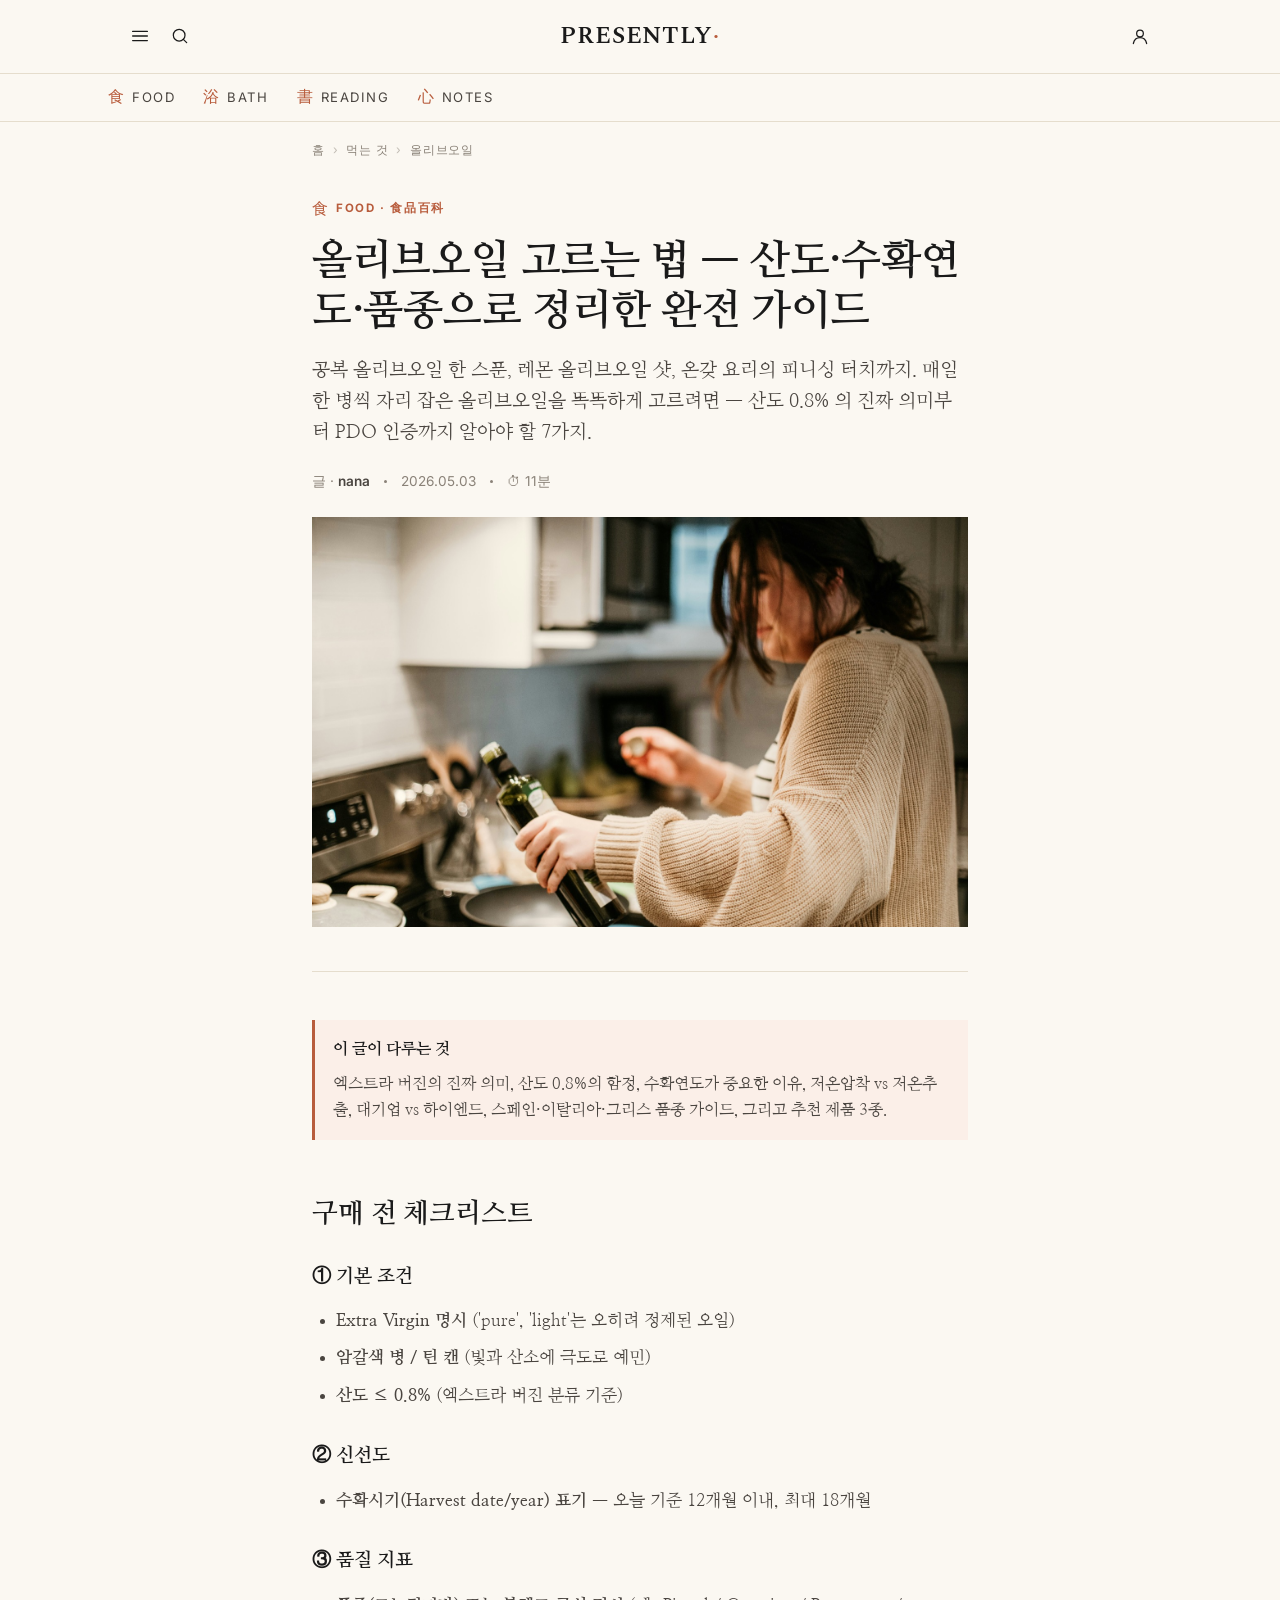
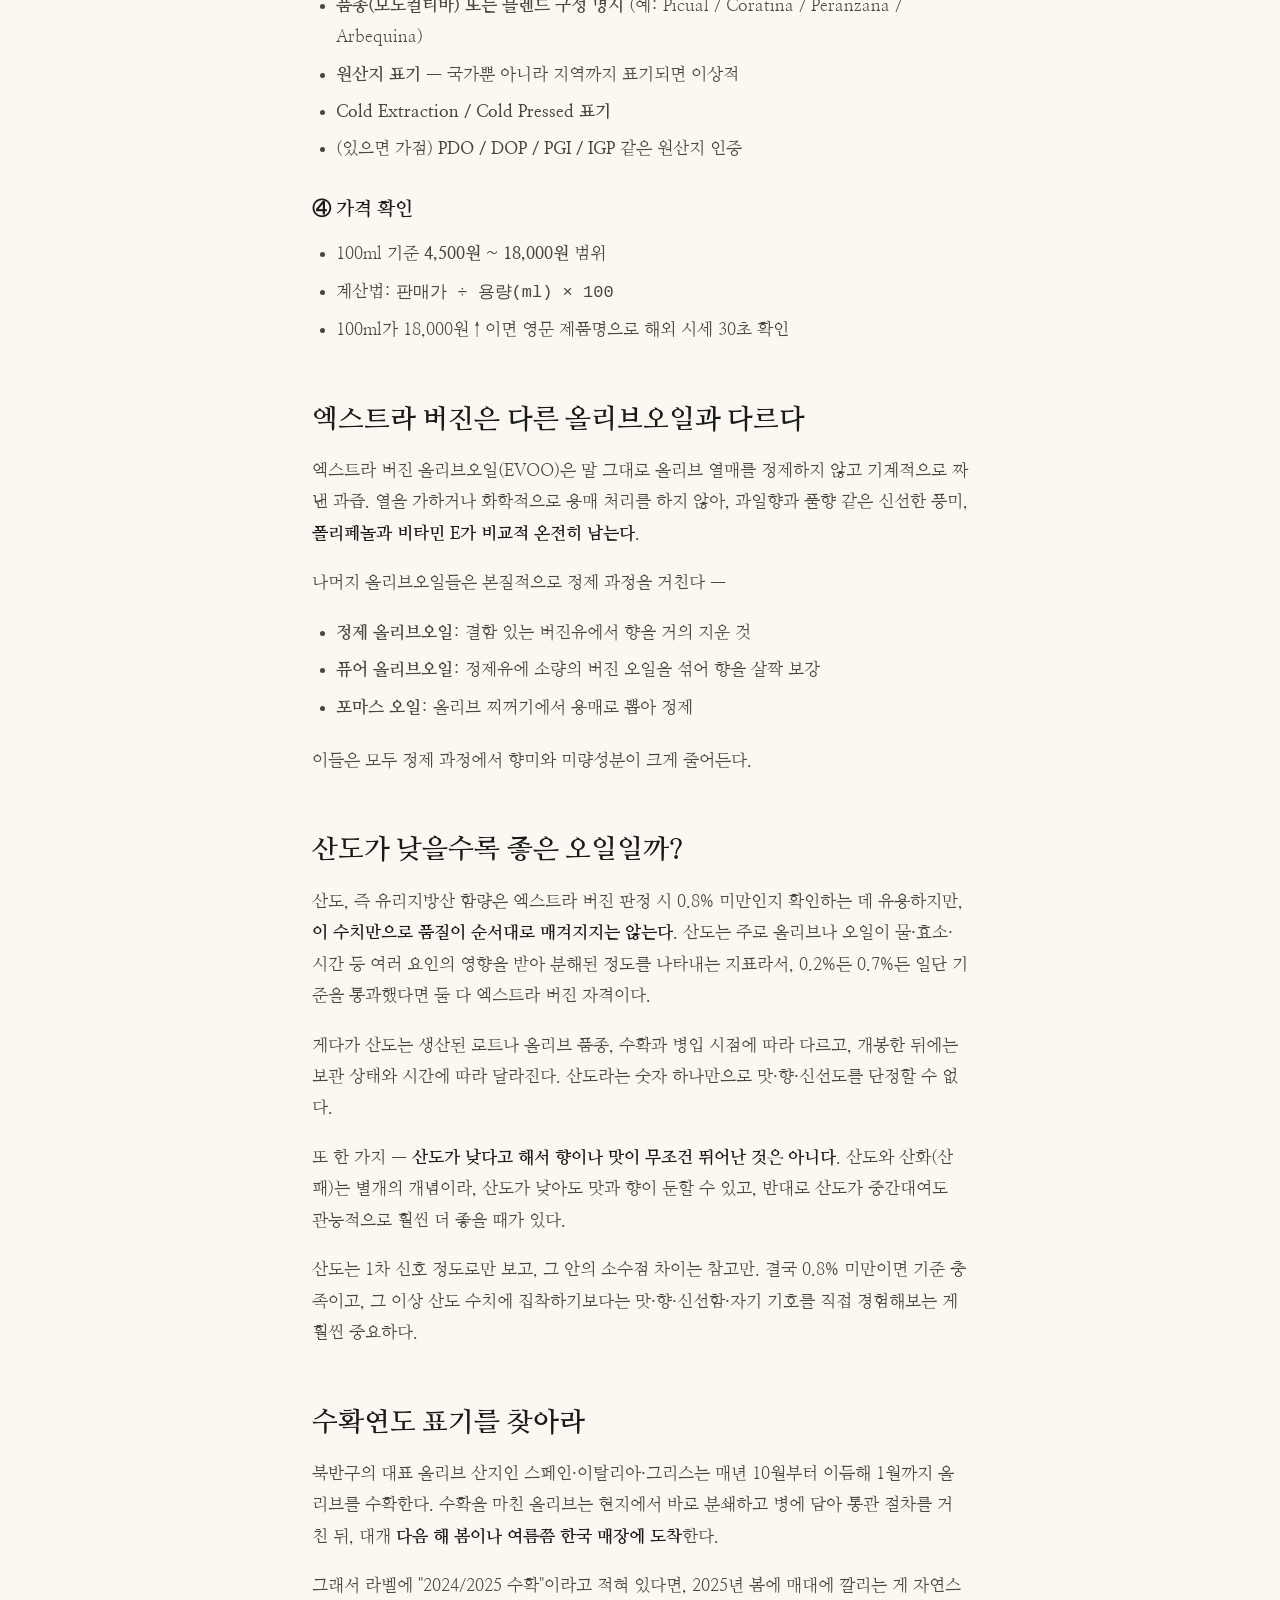
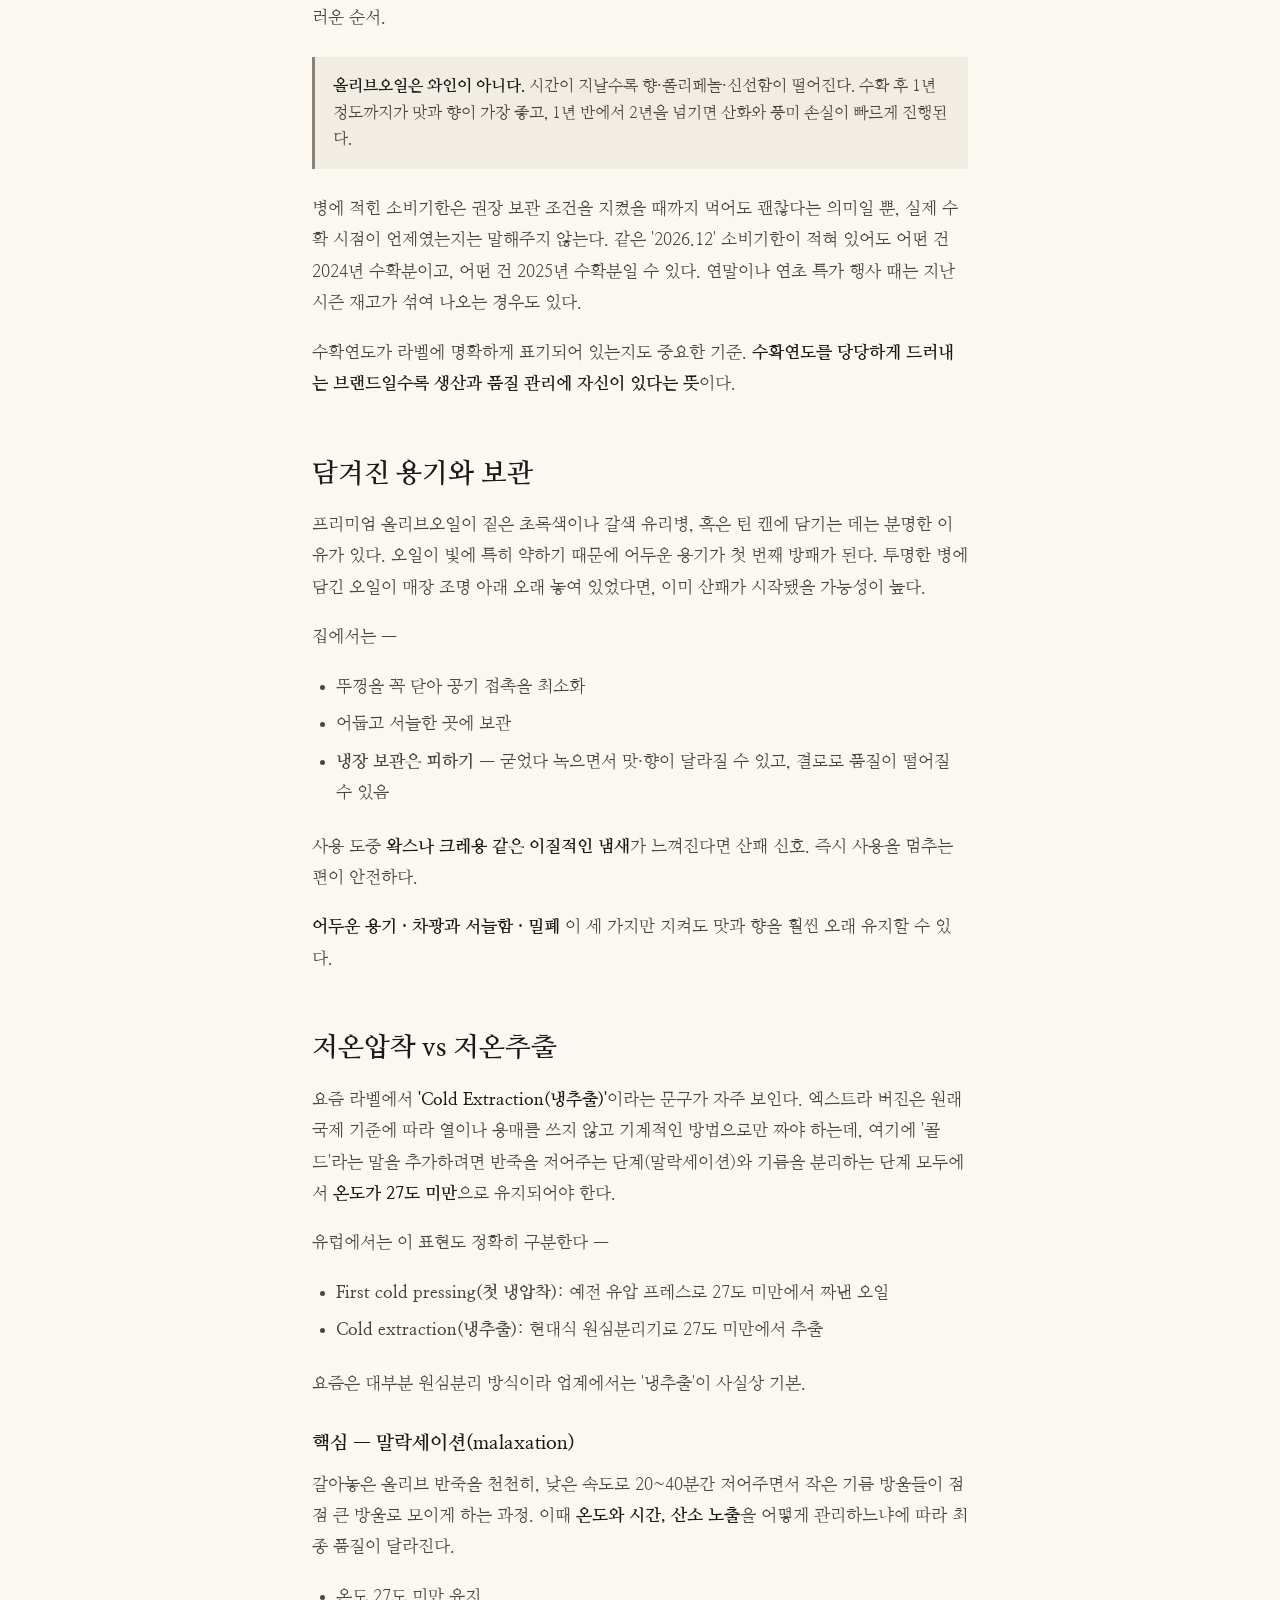
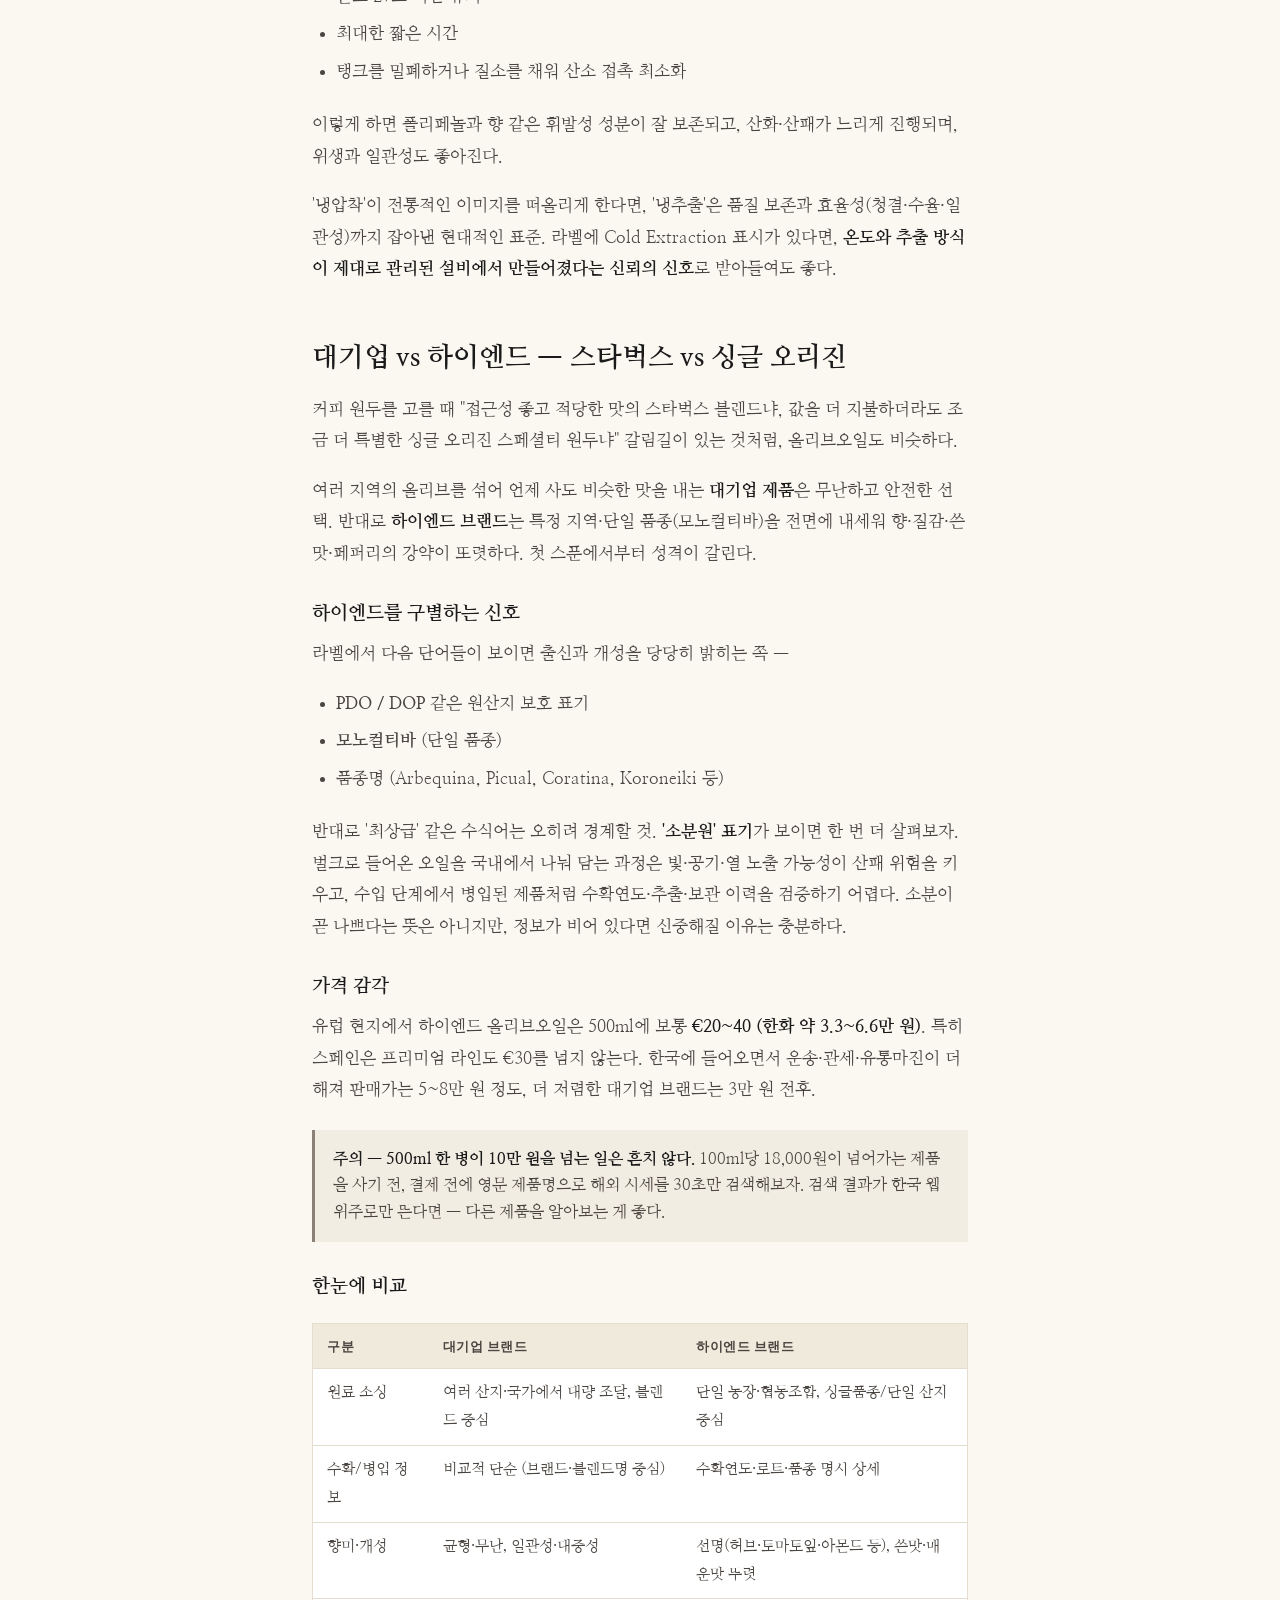
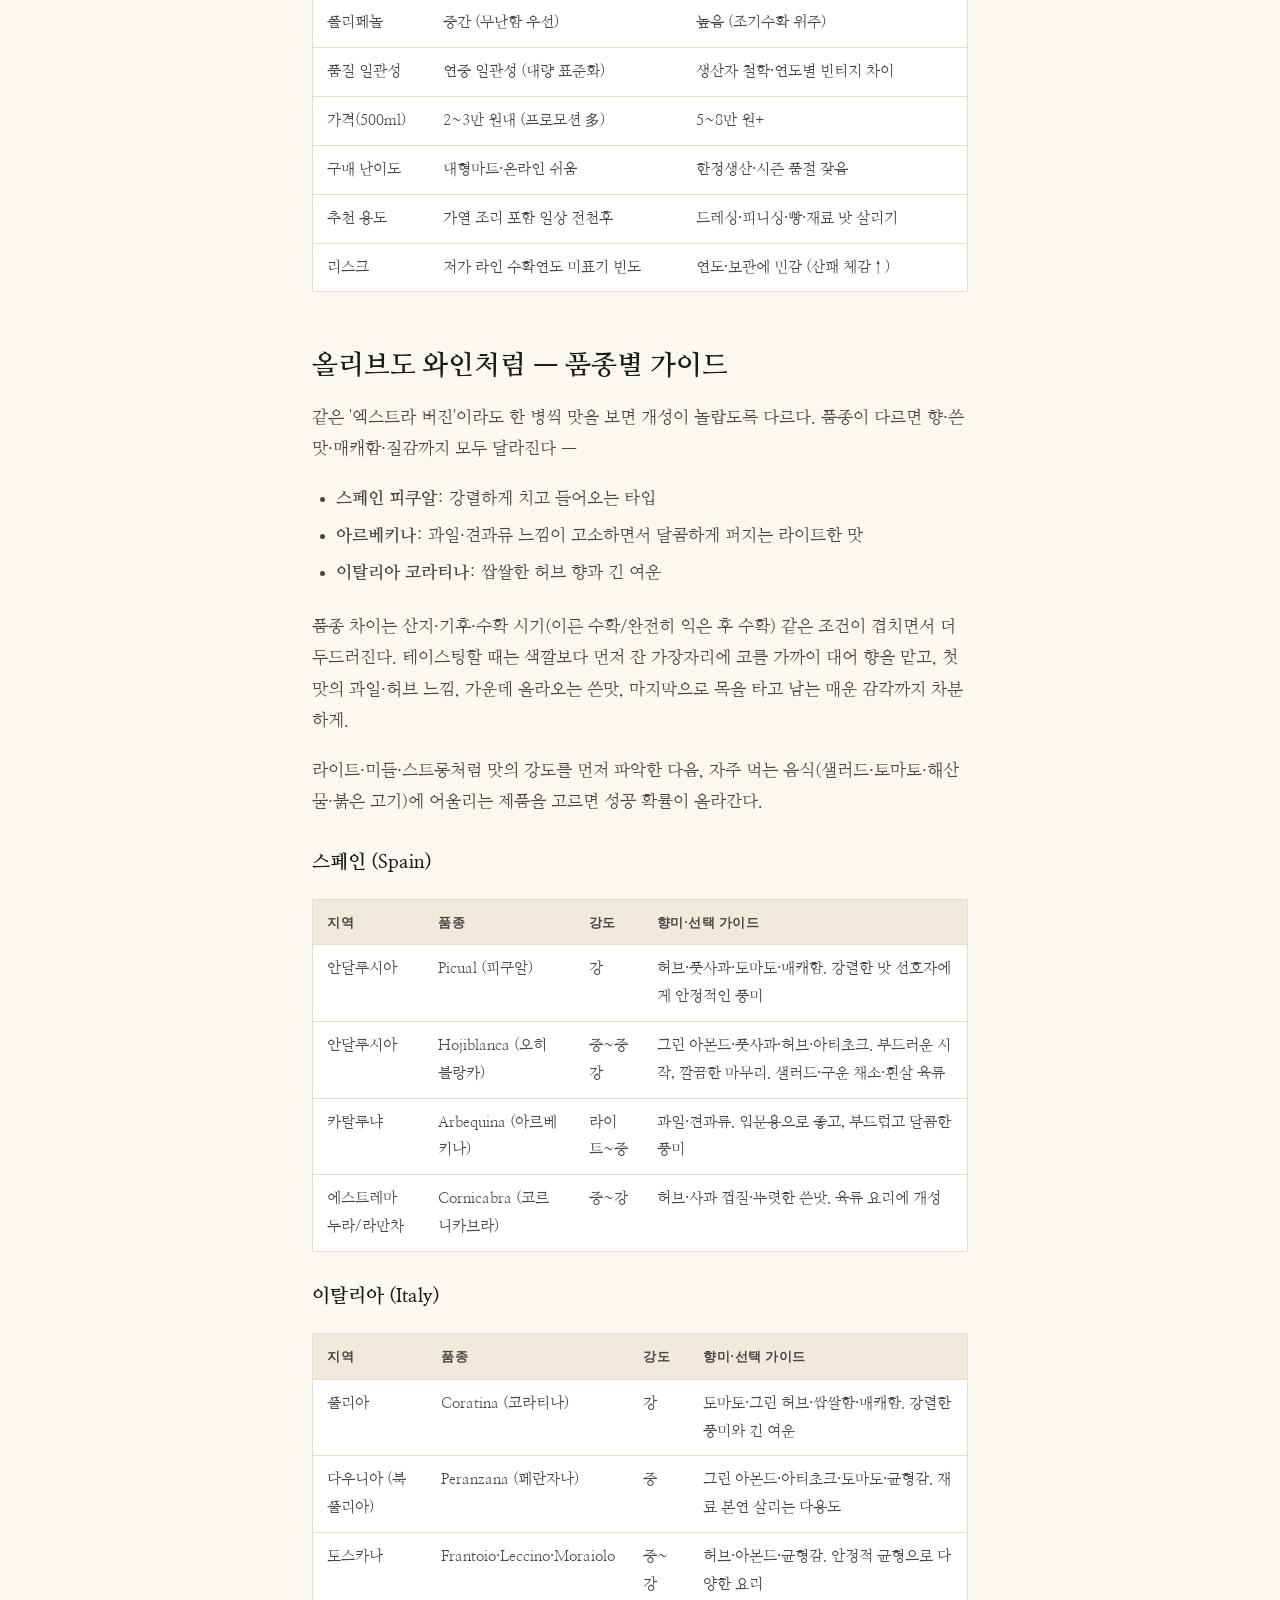
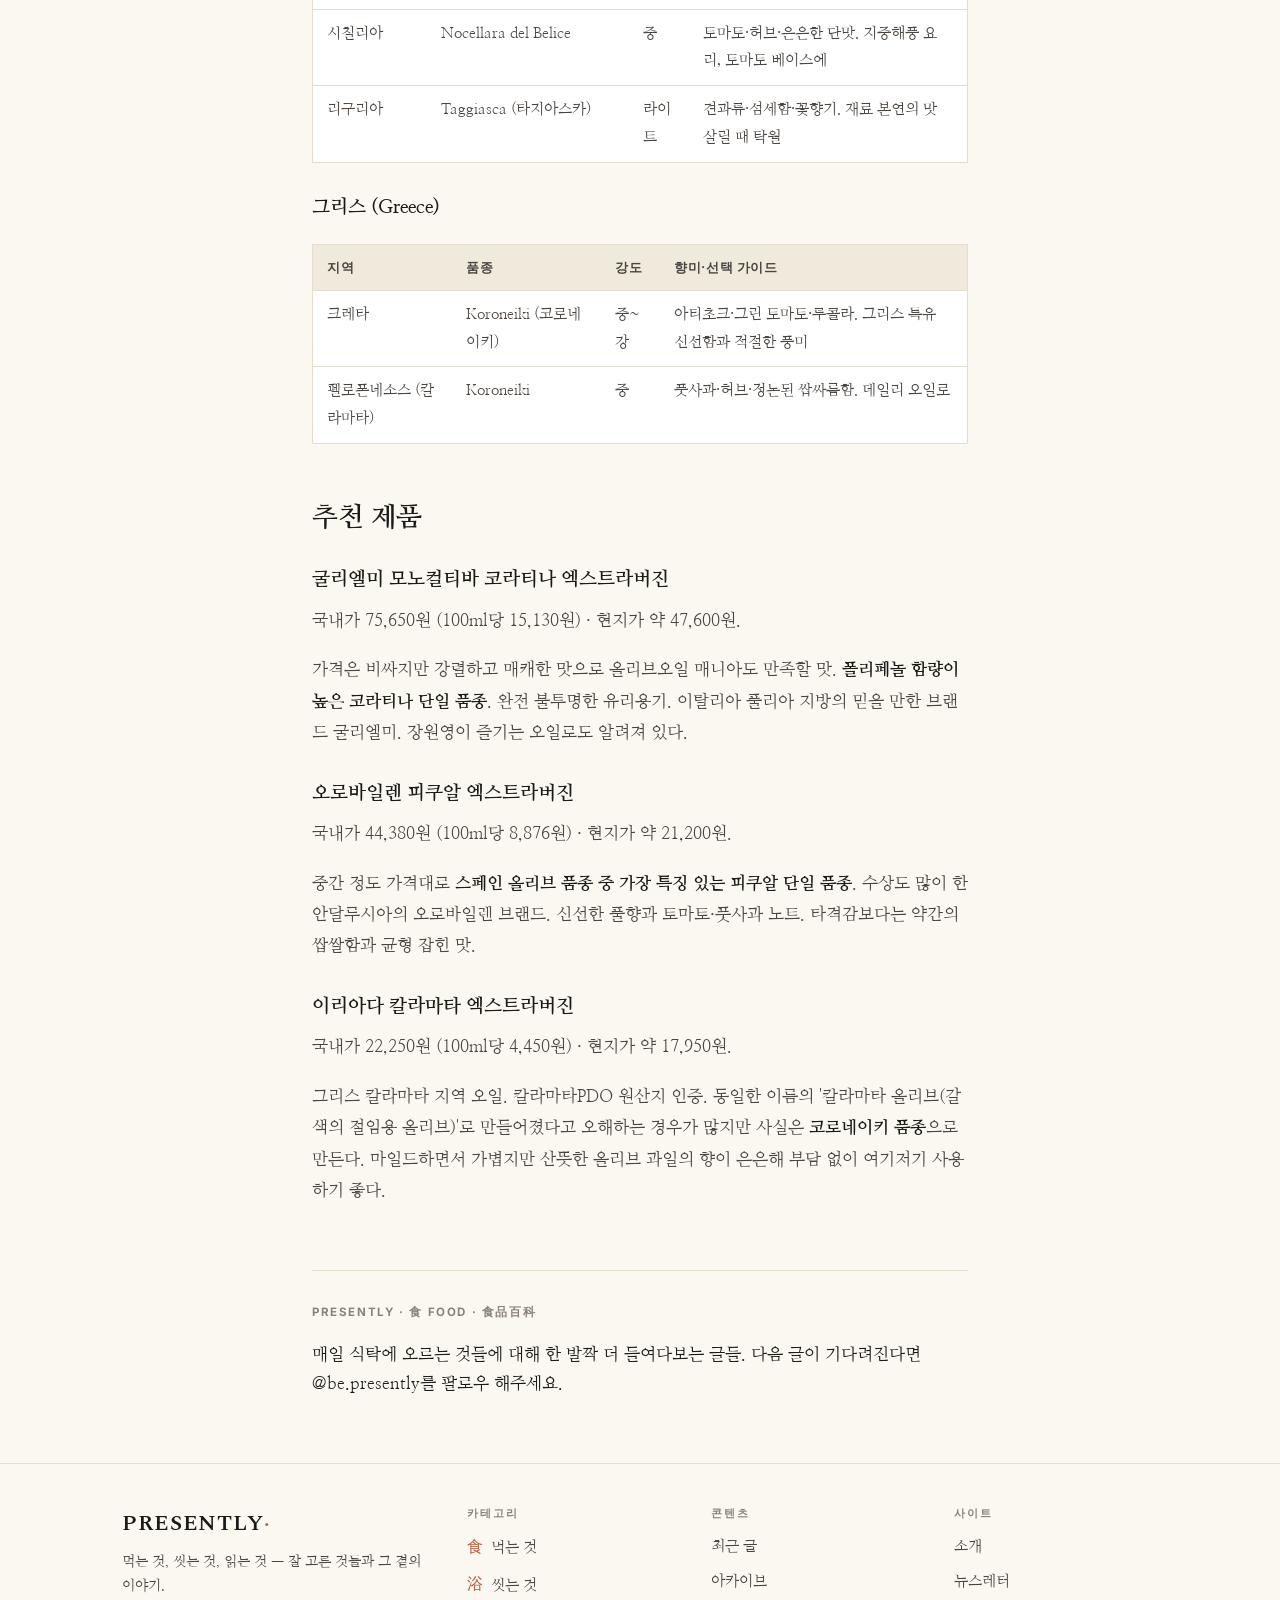
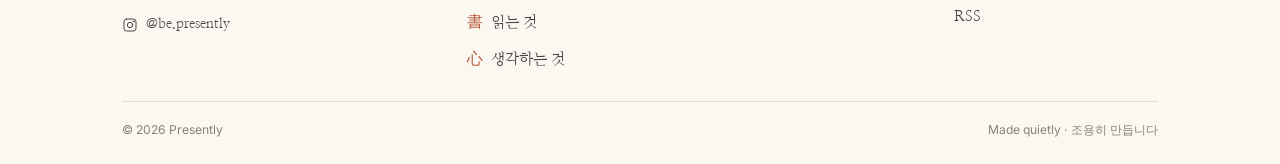
<file: posts/olive-oil/index.html>
<!DOCTYPE html>
<html lang="ko">
<head>
<meta charset="UTF-8">
<meta name="viewport" content="width=device-width, initial-scale=1.0">
<!-- Google tag (gtag.js) -->
<script async src="https://www.googletagmanager.com/gtag/js?id=G-NTKXXLTSJP"></script>
<script>
  window.dataLayer = window.dataLayer || [];
  function gtag(){dataLayer.push(arguments);}
  gtag('js', new Date());
  gtag('config', 'G-NTKXXLTSJP');
</script>
<title>올리브오일 고르는 법 — 산도·수확연도·품종으로 정리한 완전 가이드 | PRESENTLY</title>
<meta name="description" content="엑스트라 버진과 정제유의 차이, 산도 0.8%의 진짜 의미, 수확연도 표기, 저온추출, 모노컬티바, PDO. 올리브오일을 똑똑하게 고르는 7가지 기준과 추천 제품 3종.">
<meta name="keywords" content="올리브오일 고르는법, 엑스트라버진, 산도, 수확연도, 모노컬티바, PDO, 콜드프레스, 저온추출, 피쿠알, 코라티나, 아르베키나, 코로네이키, EVOO">
<meta property="og:title" content="올리브오일 고르는 법 — 산도·수확연도·품종으로 정리한 완전 가이드">
<meta property="og:description" content="엑스트라 버진의 진짜 의미부터 모노컬티바·PDO까지. 똑똑한 선택을 위한 7가지 기준.">
<meta property="og:type" content="article">
<meta property="og:url" content="https://presently.at/posts/olive-oil/">
<meta property="article:published_time" content="2026-05-03T00:00:00+09:00">
<meta property="article:author" content="nana">
<meta property="article:section" content="먹는 것">
<link rel="canonical" href="https://presently.at/posts/olive-oil/">
<link rel="preconnect" href="https://fonts.googleapis.com">
<link rel="preconnect" href="https://fonts.gstatic.com" crossorigin>
<link href="https://fonts.googleapis.com/css2?family=Spectral:ital,wght@0,400;0,500;0,600;1,400&family=Nanum+Myeongjo:wght@400;700;800&family=Inter:wght@400;500;600;700&display=swap" rel="stylesheet">
<link rel="stylesheet" href="/css/article.css">

<script type="application/ld+json">
{
  "@context": "https://schema.org",
  "@type": "Article",
  "headline": "올리브오일 고르는 법 — 산도·수확연도·품종으로 정리한 완전 가이드",
  "description": "엑스트라 버진과 정제유의 차이, 산도 0.8%의 의미, 수확연도, 저온추출, 모노컬티바, PDO. 7가지 기준으로 정리.",
  "image": ["https://presently.at/posts/olive-oil/cover.jpg"],
  "url": "https://presently.at/posts/olive-oil/",
  "datePublished": "2026-05-03",
  "dateModified": "2026-05-03",
  "author": { "@type": "Person", "name": "nana" },
  "publisher": {
    "@type": "Organization",
    "name": "PRESENTLY",
    "url": "https://presently.at"
  },
  "mainEntityOfPage": "https://presently.at/posts/olive-oil/",
  "articleSection": "먹는 것",
  "keywords": "올리브오일, 엑스트라버진, 산도, 수확연도, 모노컬티바, PDO, EVOO"
}
</script>

<script type="application/ld+json">
{
  "@context": "https://schema.org",
  "@type": "FAQPage",
  "mainEntity": [
    { "@type": "Question", "name": "엑스트라 버진과 그냥 올리브오일은 어떻게 다른가요?",
      "acceptedAnswer": { "@type": "Answer", "text": "엑스트라 버진은 올리브 열매를 정제하지 않고 기계적으로만 짜낸 과즙입니다. 열·화학적 용매 처리 없이 만들어 폴리페놀과 비타민 E가 온전히 남습니다. '퓨어'·'라이트' 같은 다른 올리브오일은 정제 과정을 거쳐 향미와 미량성분이 크게 줄어듭니다." } },
    { "@type": "Question", "name": "산도가 낮을수록 좋은 오일인가요?",
      "acceptedAnswer": { "@type": "Answer", "text": "산도는 엑스트라 버진(0.8% 미만) 판정 기준일 뿐, 0.2%든 0.7%든 기준만 통과하면 둘 다 엑스트라 버진입니다. 산도와 산화(산패)는 별개라 산도가 낮아도 향이 둔할 수 있고 반대도 가능합니다. 산도는 1차 신호로만 보고, 실제 맛·향·신선함을 직접 경험하는 것이 중요합니다." } },
    { "@type": "Question", "name": "올리브오일 수확연도는 왜 중요한가요?",
      "acceptedAnswer": { "@type": "Answer", "text": "올리브오일은 와인과 달리 시간이 지날수록 향과 폴리페놀, 신선함이 떨어집니다. 수확 후 1년까지가 맛이 가장 좋고, 1년 반에서 2년이 지나면 산화·풍미 손실이 빠르게 진행됩니다. 소비기한과 별개로 수확연도가 진짜 신선도 정보입니다. 오늘 기준 12개월 이내(최대 18개월)가 적정입니다." } },
    { "@type": "Question", "name": "Cold Pressed와 Cold Extraction의 차이는?",
      "acceptedAnswer": { "@type": "Answer", "text": "유럽 기준으로 'first cold pressing'은 유압 프레스를 사용해 27도 미만에서 짜낸 경우, 'cold extraction'은 현대식 원심분리기로 27도 미만에서 추출한 경우입니다. 요즘은 대부분 원심분리 방식을 쓰기 때문에 Cold Extraction이 사실상 표준입니다." } },
    { "@type": "Question", "name": "올리브오일의 적정 가격대는?",
      "acceptedAnswer": { "@type": "Answer", "text": "100ml당 4,500원~18,000원 범위가 일반적입니다. 계산법: 판매가 ÷ 용량(ml) × 100. 100ml가 18,000원을 넘는 제품을 사기 전에는 영문 제품명으로 해외 시세를 30초만 검색해보세요." } },
    { "@type": "Question", "name": "올리브오일 보관은 어떻게 하나요?",
      "acceptedAnswer": { "@type": "Answer", "text": "어두운 용기, 차광·서늘함, 밀폐 — 이 세 가지를 지키세요. 뚜껑을 꼭 닫아 공기 접촉을 최소화하고 어둡고 서늘한 곳에. 냉장 보관은 굳었다 녹으면서 맛이 변하고 결로로 품질이 떨어질 수 있어 피하세요. 왁스·크레용 같은 이질적인 냄새는 산패 신호입니다." } }
  ]
}
</script>

<script type="application/ld+json">
{
  "@context": "https://schema.org",
  "@type": "WebPage",
  "url": "https://presently.at/posts/olive-oil/",
  "speakable": {
    "@type": "SpeakableSpecification",
    "cssSelector": [".post-lead", "h1", ".callout--accent"]
  }
}
</script>

<script type="application/ld+json">
{
  "@context": "https://schema.org",
  "@type": "BreadcrumbList",
  "itemListElement": [
    { "@type": "ListItem", "position": 1, "name": "홈", "item": "https://presently.at/" },
    { "@type": "ListItem", "position": 2, "name": "먹는 것", "item": "https://presently.at/blog.html?cat=food" },
    { "@type": "ListItem", "position": 3, "name": "올리브오일에 대한 모든 것" }
  ]
}
</script>
</head>
<body>

<svg width="0" height="0" style="position:absolute" aria-hidden="true">
  <defs>
    <symbol id="i-menu" viewBox="0 0 24 24"><line x1="4" y1="7" x2="20" y2="7"/><line x1="4" y1="12" x2="20" y2="12"/><line x1="4" y1="17" x2="20" y2="17"/></symbol>
    <symbol id="i-search" viewBox="0 0 24 24"><circle cx="11" cy="11" r="7"/><line x1="20" y1="20" x2="16" y2="16"/></symbol>
    <symbol id="i-account" viewBox="0 0 24 24"><circle cx="12" cy="9" r="4"/><path d="M4 21c1-4.5 4.5-7 8-7s7 2.5 8 7"/></symbol>
    <symbol id="i-instagram" viewBox="0 0 24 24"><rect x="3" y="3" width="18" height="18" rx="4"/><circle cx="12" cy="12" r="4"/><circle cx="17.5" cy="6.5" r=".7"/></symbol>
  </defs>
</svg>

<header class="head">
  <div class="head__inner">
    <div class="head__left" style="display:flex;gap:4px">
      <button class="head__btn" aria-label="메뉴"><svg class="icon" style="width:22px;height:22px"><use href="#i-menu"/></svg></button>
      <button class="head__btn" aria-label="검색"><svg class="icon" style="width:20px;height:20px"><use href="#i-search"/></svg></button>
    </div>
    <a href="/" class="head__logo">PRESENTLY<span class="dot">·</span></a>
    <button class="head__btn head__btn--account" aria-label="계정"><svg class="icon" style="width:20px;height:20px"><use href="#i-account"/></svg></button>
  </div>
  <div class="head__cats">
    <div class="head__cats-inner">
      <a href="/blog.html?cat=food"><span class="han">食</span> Food</a>
      <a href="/blog.html?cat=bath"><span class="han">浴</span> Bath</a>
      <a href="/blog.html?cat=stationery"><span class="han">書</span> Reading</a>
      <a href="/blog.html?cat=philosophy"><span class="han">心</span> Notes</a>
    </div>
  </div>
</header>

<main>
  <article class="read">
    <nav class="crumb" aria-label="위치">
      <a href="/">홈</a>
      <span class="crumb__sep">›</span>
      <a href="/blog.html?cat=food">먹는 것</a>
      <span class="crumb__sep">›</span>
      <span>올리브오일</span>
    </nav>

    <header class="post-hero">
      <span class="post-eyebrow"><span class="han">食</span> FOOD · 食品百科</span>
      <h1>올리브오일 고르는 법 — 산도·수확연도·품종으로 정리한 완전 가이드</h1>
      <p class="post-lead">
        공복 올리브오일 한 스푼, 레몬 올리브오일 샷, 온갖 요리의 피니싱 터치까지.
        매일 한 병씩 자리 잡은 올리브오일을 똑똑하게 고르려면 — 산도 0.8% 의 진짜 의미부터 PDO 인증까지 알아야 할 7가지.
      </p>
      <div class="post-meta">
        <span>글 · <strong>nana</strong></span>
        <span class="dot"></span>
        <time datetime="2026-05-03">2026.05.03</time>
        <span class="dot"></span>
        <span>⏱ 11분</span>
      </div>

      <figure class="post-cover">
        <img src="cover.jpg" alt="엑스트라 버진 올리브오일과 올리브 열매">
      </figure>
    </header>

    <div class="post-body">

      <div class="callout callout--accent">
        <p><strong>이 글이 다루는 것</strong></p>
        <p>엑스트라 버진의 진짜 의미, 산도 0.8%의 함정, 수확연도가 중요한 이유, 저온압착 vs 저온추출, 대기업 vs 하이엔드, 스페인·이탈리아·그리스 품종 가이드, 그리고 추천 제품 3종.</p>
      </div>

      <h2 id="checklist">구매 전 체크리스트</h2>

      <h3>① 기본 조건</h3>
      <ul>
        <li><strong>Extra Virgin 명시</strong> ('pure', 'light'는 오히려 정제된 오일)</li>
        <li><strong>암갈색 병 / 틴 캔</strong> (빛과 산소에 극도로 예민)</li>
        <li><strong>산도 ≤ 0.8%</strong> (엑스트라 버진 분류 기준)</li>
      </ul>

      <h3>② 신선도</h3>
      <ul>
        <li><strong>수확시기(Harvest date/year) 표기</strong> — 오늘 기준 12개월 이내, 최대 18개월</li>
      </ul>

      <h3>③ 품질 지표</h3>
      <ul>
        <li><strong>품종(모노컬티바) 또는 블렌드 구성 명시</strong> (예: Picual / Coratina / Peranzana / Arbequina)</li>
        <li><strong>원산지 표기</strong> — 국가뿐 아니라 지역까지 표기되면 이상적</li>
        <li><strong>Cold Extraction / Cold Pressed 표기</strong></li>
        <li>(있으면 가점) <strong>PDO / DOP / PGI / IGP</strong> 같은 원산지 인증</li>
      </ul>

      <h3>④ 가격 확인</h3>
      <ul>
        <li>100ml 기준 <strong>4,500원 ~ 18,000원</strong> 범위</li>
        <li>계산법: <code>판매가 ÷ 용량(ml) × 100</code></li>
        <li>100ml가 18,000원↑이면 영문 제품명으로 해외 시세 30초 확인</li>
      </ul>

      <h2 id="evoo">엑스트라 버진은 다른 올리브오일과 다르다</h2>

      <p>엑스트라 버진 올리브오일(EVOO)은 말 그대로 올리브 열매를 정제하지 않고 기계적으로 짜낸 과즙. 열을 가하거나 화학적으로 용매 처리를 하지 않아, 과일향과 풀향 같은 신선한 풍미, <strong>폴리페놀과 비타민 E가 비교적 온전히 남는다</strong>.</p>

      <p>나머지 올리브오일들은 본질적으로 정제 과정을 거친다 —</p>
      <ul>
        <li><strong>정제 올리브오일</strong>: 결함 있는 버진유에서 향을 거의 지운 것</li>
        <li><strong>퓨어 올리브오일</strong>: 정제유에 소량의 버진 오일을 섞어 향을 살짝 보강</li>
        <li><strong>포마스 오일</strong>: 올리브 찌꺼기에서 용매로 뽑아 정제</li>
      </ul>
      <p>이들은 모두 정제 과정에서 향미와 미량성분이 크게 줄어든다.</p>

      <h2 id="acidity">산도가 낮을수록 좋은 오일일까?</h2>

      <p>산도, 즉 유리지방산 함량은 엑스트라 버진 판정 시 0.8% 미만인지 확인하는 데 유용하지만, <strong>이 수치만으로 품질이 순서대로 매겨지지는 않는다</strong>. 산도는 주로 올리브나 오일이 물·효소·시간 등 여러 요인의 영향을 받아 분해된 정도를 나타내는 지표라서, 0.2%든 0.7%든 일단 기준을 통과했다면 둘 다 엑스트라 버진 자격이다.</p>

      <p>게다가 산도는 생산된 로트나 올리브 품종, 수확과 병입 시점에 따라 다르고, 개봉한 뒤에는 보관 상태와 시간에 따라 달라진다. 산도라는 숫자 하나만으로 맛·향·신선도를 단정할 수 없다.</p>

      <p>또 한 가지 — <strong>산도가 낮다고 해서 향이나 맛이 무조건 뛰어난 것은 아니다</strong>. 산도와 산화(산패)는 별개의 개념이라, 산도가 낮아도 맛과 향이 둔할 수 있고, 반대로 산도가 중간대여도 관능적으로 훨씬 더 좋을 때가 있다.</p>

      <p>산도는 1차 신호 정도로만 보고, 그 안의 소수점 차이는 참고만. 결국 0.8% 미만이면 기준 충족이고, 그 이상 산도 수치에 집착하기보다는 맛·향·신선함·자기 기호를 직접 경험해보는 게 훨씬 중요하다.</p>

      <h2 id="harvest">수확연도 표기를 찾아라</h2>

      <p>북반구의 대표 올리브 산지인 스페인·이탈리아·그리스는 매년 10월부터 이듬해 1월까지 올리브를 수확한다. 수확을 마친 올리브는 현지에서 바로 분쇄하고 병에 담아 통관 절차를 거친 뒤, 대개 <strong>다음 해 봄이나 여름쯤 한국 매장에 도착</strong>한다.</p>

      <p>그래서 라벨에 "2024/2025 수확"이라고 적혀 있다면, 2025년 봄에 매대에 깔리는 게 자연스러운 순서.</p>

      <div class="callout">
        <p><strong>올리브오일은 와인이 아니다.</strong> 시간이 지날수록 향·폴리페놀·신선함이 떨어진다. 수확 후 1년 정도까지가 맛과 향이 가장 좋고, 1년 반에서 2년을 넘기면 산화와 풍미 손실이 빠르게 진행된다.</p>
      </div>

      <p>병에 적힌 소비기한은 권장 보관 조건을 지켰을 때까지 먹어도 괜찮다는 의미일 뿐, 실제 수확 시점이 언제였는지는 말해주지 않는다. 같은 '2026.12' 소비기한이 적혀 있어도 어떤 건 2024년 수확분이고, 어떤 건 2025년 수확분일 수 있다. 연말이나 연초 특가 행사 때는 지난 시즌 재고가 섞여 나오는 경우도 있다.</p>

      <p>수확연도가 라벨에 명확하게 표기되어 있는지도 중요한 기준. <strong>수확연도를 당당하게 드러내는 브랜드일수록 생산과 품질 관리에 자신이 있다는 뜻</strong>이다.</p>

      <h2 id="storage">담겨진 용기와 보관</h2>

      <p>프리미엄 올리브오일이 짙은 초록색이나 갈색 유리병, 혹은 틴 캔에 담기는 데는 분명한 이유가 있다. 오일이 빛에 특히 약하기 때문에 어두운 용기가 첫 번째 방패가 된다. 투명한 병에 담긴 오일이 매장 조명 아래 오래 놓여 있었다면, 이미 산패가 시작됐을 가능성이 높다.</p>

      <p>집에서는 — </p>
      <ul>
        <li>뚜껑을 꼭 닫아 공기 접촉을 최소화</li>
        <li>어둡고 서늘한 곳에 보관</li>
        <li><strong>냉장 보관은 피하기</strong> — 굳었다 녹으면서 맛·향이 달라질 수 있고, 결로로 품질이 떨어질 수 있음</li>
      </ul>

      <p>사용 도중 <strong>왁스나 크레용 같은 이질적인 냄새</strong>가 느껴진다면 산패 신호. 즉시 사용을 멈추는 편이 안전하다.</p>

      <p><strong>어두운 용기 · 차광과 서늘함 · 밀폐</strong> 이 세 가지만 지켜도 맛과 향을 훨씬 오래 유지할 수 있다.</p>

      <h2 id="extraction">저온압착 vs 저온추출</h2>

      <p>요즘 라벨에서 <strong>'Cold Extraction(냉추출)'</strong>이라는 문구가 자주 보인다. 엑스트라 버진은 원래 국제 기준에 따라 열이나 용매를 쓰지 않고 기계적인 방법으로만 짜야 하는데, 여기에 '콜드'라는 말을 추가하려면 반죽을 저어주는 단계(말락세이션)와 기름을 분리하는 단계 모두에서 <strong>온도가 27도 미만</strong>으로 유지되어야 한다.</p>

      <p>유럽에서는 이 표현도 정확히 구분한다 —</p>
      <ul>
        <li><strong>First cold pressing(첫 냉압착)</strong>: 예전 유압 프레스로 27도 미만에서 짜낸 오일</li>
        <li><strong>Cold extraction(냉추출)</strong>: 현대식 원심분리기로 27도 미만에서 추출</li>
      </ul>
      <p>요즘은 대부분 원심분리 방식이라 업계에서는 '냉추출'이 사실상 기본.</p>

      <h3>핵심 — 말락세이션(malaxation)</h3>
      <p>갈아놓은 올리브 반죽을 천천히, 낮은 속도로 20~40분간 저어주면서 작은 기름 방울들이 점점 큰 방울로 모이게 하는 과정. 이때 <strong>온도와 시간, 산소 노출</strong>을 어떻게 관리하느냐에 따라 최종 품질이 달라진다.</p>

      <ul>
        <li>온도 27도 미만 유지</li>
        <li>최대한 짧은 시간</li>
        <li>탱크를 밀폐하거나 질소를 채워 산소 접촉 최소화</li>
      </ul>
      <p>이렇게 하면 폴리페놀과 향 같은 휘발성 성분이 잘 보존되고, 산화·산패가 느리게 진행되며, 위생과 일관성도 좋아진다.</p>

      <p>'냉압착'이 전통적인 이미지를 떠올리게 한다면, '냉추출'은 품질 보존과 효율성(청결·수율·일관성)까지 잡아낸 현대적인 표준. 라벨에 Cold Extraction 표시가 있다면, <strong>온도와 추출 방식이 제대로 관리된 설비에서 만들어졌다는 신뢰의 신호</strong>로 받아들여도 좋다.</p>

      <h2 id="brands">대기업 vs 하이엔드 — 스타벅스 vs 싱글 오리진</h2>

      <p>커피 원두를 고를 때 "접근성 좋고 적당한 맛의 스타벅스 블렌드냐, 값을 더 지불하더라도 조금 더 특별한 싱글 오리진 스페셜티 원두냐" 갈림길이 있는 것처럼, 올리브오일도 비슷하다.</p>

      <p>여러 지역의 올리브를 섞어 언제 사도 비슷한 맛을 내는 <strong>대기업 제품</strong>은 무난하고 안전한 선택. 반대로 <strong>하이엔드 브랜드</strong>는 특정 지역·단일 품종(모노컬티바)을 전면에 내세워 향·질감·쓴맛·페퍼리의 강약이 또렷하다. 첫 스푼에서부터 성격이 갈린다.</p>

      <h3>하이엔드를 구별하는 신호</h3>
      <p>라벨에서 다음 단어들이 보이면 출신과 개성을 당당히 밝히는 쪽 —</p>
      <ul>
        <li><strong>PDO / DOP</strong> 같은 원산지 보호 표기</li>
        <li><strong>모노컬티바</strong> (단일 품종)</li>
        <li>품종명 (Arbequina, Picual, Coratina, Koroneiki 등)</li>
      </ul>

      <p>반대로 '최상급' 같은 수식어는 오히려 경계할 것. <strong>'소분원' 표기</strong>가 보이면 한 번 더 살펴보자. 벌크로 들어온 오일을 국내에서 나눠 담는 과정은 빛·공기·열 노출 가능성이 산패 위험을 키우고, 수입 단계에서 병입된 제품처럼 수확연도·추출·보관 이력을 검증하기 어렵다. 소분이 곧 나쁘다는 뜻은 아니지만, 정보가 비어 있다면 신중해질 이유는 충분하다.</p>

      <h3>가격 감각</h3>
      <p>유럽 현지에서 하이엔드 올리브오일은 500ml에 보통 <strong>€20~40 (한화 약 3.3~6.6만 원)</strong>. 특히 스페인은 프리미엄 라인도 €30를 넘지 않는다. 한국에 들어오면서 운송·관세·유통마진이 더해져 판매가는 5~8만 원 정도, 더 저렴한 대기업 브랜드는 3만 원 전후.</p>

      <div class="callout">
        <p><strong>주의 — 500ml 한 병이 10만 원을 넘는 일은 흔치 않다.</strong> 100ml당 18,000원이 넘어가는 제품을 사기 전, 결제 전에 영문 제품명으로 해외 시세를 30초만 검색해보자. 검색 결과가 한국 웹 위주로만 뜬다면 — 다른 제품을 알아보는 게 좋다.</p>
      </div>

      <h3>한눈에 비교</h3>
      <table>
        <thead><tr><th>구분</th><th>대기업 브랜드</th><th>하이엔드 브랜드</th></tr></thead>
        <tbody>
          <tr><td>원료 소싱</td><td>여러 산지·국가에서 대량 조달, 블렌드 중심</td><td>단일 농장·협동조합, 싱글품종/단일 산지 중심</td></tr>
          <tr><td>수확/병입 정보</td><td>비교적 단순 (브랜드·블렌드명 중심)</td><td>수확연도·로트·품종 명시 상세</td></tr>
          <tr><td>향미·개성</td><td>균형·무난, 일관성·대중성</td><td>선명(허브·토마토잎·아몬드 등), 쓴맛·매운맛 뚜렷</td></tr>
          <tr><td>폴리페놀</td><td>중간 (무난함 우선)</td><td>높음 (조기수확 위주)</td></tr>
          <tr><td>품질 일관성</td><td>연중 일관성 (대량 표준화)</td><td>생산자 철학·연도별 빈티지 차이</td></tr>
          <tr><td>가격(500ml)</td><td>2~3만 원대 (프로모션 多)</td><td>5~8만 원+</td></tr>
          <tr><td>구매 난이도</td><td>대형마트·온라인 쉬움</td><td>한정생산·시즌 품절 잦음</td></tr>
          <tr><td>추천 용도</td><td>가열 조리 포함 일상 전천후</td><td>드레싱·피니싱·빵·재료 맛 살리기</td></tr>
          <tr><td>리스크</td><td>저가 라인 수확연도 미표기 빈도</td><td>연도·보관에 민감 (산패 체감↑)</td></tr>
        </tbody>
      </table>

      <h2 id="varieties">올리브도 와인처럼 — 품종별 가이드</h2>

      <p>같은 '엑스트라 버진'이라도 한 병씩 맛을 보면 개성이 놀랍도록 다르다. 품종이 다르면 향·쓴맛·매캐함·질감까지 모두 달라진다 —</p>

      <ul>
        <li><strong>스페인 피쿠알</strong>: 강렬하게 치고 들어오는 타입</li>
        <li><strong>아르베키나</strong>: 과일·견과류 느낌이 고소하면서 달콤하게 퍼지는 라이트한 맛</li>
        <li><strong>이탈리아 코라티나</strong>: 쌉쌀한 허브 향과 긴 여운</li>
      </ul>

      <p>품종 차이는 산지·기후·수확 시기(이른 수확/완전히 익은 후 수확) 같은 조건이 겹치면서 더 두드러진다. 테이스팅할 때는 색깔보다 먼저 잔 가장자리에 코를 가까이 대어 향을 맡고, 첫맛의 과일·허브 느낌, 가운데 올라오는 쓴맛, 마지막으로 목을 타고 남는 매운 감각까지 차분하게.</p>

      <p>라이트·미들·스트롱처럼 맛의 강도를 먼저 파악한 다음, 자주 먹는 음식(샐러드·토마토·해산물·붉은 고기)에 어울리는 제품을 고르면 성공 확률이 올라간다.</p>

      <h3>스페인 (Spain)</h3>
      <table>
        <thead><tr><th>지역</th><th>품종</th><th>강도</th><th>향미·선택 가이드</th></tr></thead>
        <tbody>
          <tr><td>안달루시아</td><td>Picual (피쿠알)</td><td>강</td><td>허브·풋사과·토마토·매캐함. 강렬한 맛 선호자에게 안정적인 풍미</td></tr>
          <tr><td>안달루시아</td><td>Hojiblanca (오히블랑카)</td><td>중~중강</td><td>그린 아몬드·풋사과·허브·아티초크. 부드러운 시작, 깔끔한 마무리. 샐러드·구운 채소·흰살 육류</td></tr>
          <tr><td>카탈루냐</td><td>Arbequina (아르베키나)</td><td>라이트~중</td><td>과일·견과류. 입문용으로 좋고, 부드럽고 달콤한 풍미</td></tr>
          <tr><td>에스트레마두라/라만차</td><td>Cornicabra (코르니카브라)</td><td>중~강</td><td>허브·사과 껍질·뚜렷한 쓴맛. 육류 요리에 개성</td></tr>
        </tbody>
      </table>

      <h3>이탈리아 (Italy)</h3>
      <table>
        <thead><tr><th>지역</th><th>품종</th><th>강도</th><th>향미·선택 가이드</th></tr></thead>
        <tbody>
          <tr><td>풀리아</td><td>Coratina (코라티나)</td><td>강</td><td>토마토·그린 허브·쌉쌀함·매캐함. 강렬한 풍미와 긴 여운</td></tr>
          <tr><td>다우니아 (북풀리아)</td><td>Peranzana (페란자나)</td><td>중</td><td>그린 아몬드·아티초크·토마토·균형감. 재료 본연 살리는 다용도</td></tr>
          <tr><td>토스카나</td><td>Frantoio·Leccino·Moraiolo</td><td>중~강</td><td>허브·아몬드·균형감. 안정적 균형으로 다양한 요리</td></tr>
          <tr><td>시칠리아</td><td>Nocellara del Belice</td><td>중</td><td>토마토·허브·은은한 단맛. 지중해풍 요리, 토마토 베이스에</td></tr>
          <tr><td>리구리아</td><td>Taggiasca (타지아스카)</td><td>라이트</td><td>견과류·섬세함·꽃향기. 재료 본연의 맛 살릴 때 탁월</td></tr>
        </tbody>
      </table>

      <h3>그리스 (Greece)</h3>
      <table>
        <thead><tr><th>지역</th><th>품종</th><th>강도</th><th>향미·선택 가이드</th></tr></thead>
        <tbody>
          <tr><td>크레타</td><td>Koroneiki (코로네이키)</td><td>중~강</td><td>아티초크·그린 토마토·루콜라. 그리스 특유 신선함과 적절한 풍미</td></tr>
          <tr><td>펠로폰네소스 (칼라마타)</td><td>Koroneiki</td><td>중</td><td>풋사과·허브·정돈된 쌉싸름함. 데일리 오일로</td></tr>
        </tbody>
      </table>

      <h2 id="products">추천 제품</h2>

      <h3>굴리엘미 모노컬티바 코라티나 엑스트라버진</h3>
      <p>국내가 75,650원 (100ml당 15,130원) · 현지가 약 47,600원.</p>
      <p>가격은 비싸지만 강렬하고 매캐한 맛으로 올리브오일 매니아도 만족할 맛. <strong>폴리페놀 함량이 높은 코라티나 단일 품종</strong>. 완전 불투명한 유리용기. 이탈리아 풀리아 지방의 믿을 만한 브랜드 굴리엘미. 장원영이 즐기는 오일로도 알려져 있다.</p>

      <h3>오로바일렌 피쿠알 엑스트라버진</h3>
      <p>국내가 44,380원 (100ml당 8,876원) · 현지가 약 21,200원.</p>
      <p>중간 정도 가격대로 <strong>스페인 올리브 품종 중 가장 특징 있는 피쿠알 단일 품종</strong>. 수상도 많이 한 안달루시아의 오로바일렌 브랜드. 신선한 풀향과 토마토·풋사과 노트. 타격감보다는 약간의 쌉쌀함과 균형 잡힌 맛.</p>

      <h3>이리아다 칼라마타 엑스트라버진</h3>
      <p>국내가 22,250원 (100ml당 4,450원) · 현지가 약 17,950원.</p>
      <p>그리스 칼라마타 지역 오일. 칼라마타PDO 원산지 인증. 동일한 이름의 '칼라마타 올리브(갈색의 절임용 올리브)'로 만들어졌다고 오해하는 경우가 많지만 사실은 <strong>코로네이키 품종</strong>으로 만든다. 마일드하면서 가볍지만 산뜻한 올리브 과일의 향이 은은해 부담 없이 여기저기 사용하기 좋다.</p>

    </div>

    <footer class="post-foot">
      <p class="post-foot__heading">PRESENTLY · 食 Food · 食品百科</p>
      <p>매일 식탁에 오르는 것들에 대해 한 발짝 더 들여다보는 글들. 다음 글이 기다려진다면 <a href="https://instagram.com/be.presently" target="_blank" rel="noopener">@be.presently</a>를 팔로우 해주세요.</p>
    </footer>
  </article>
</main>

<footer class="foot">
  <div class="wrap">
    <div class="foot__top">
      <div>
        <div class="foot__brand-name">PRESENTLY<span class="dot">·</span></div>
        <p class="foot__brand-tag">먹는 것, 씻는 것, 읽는 것 — 잘 고른 것들과 그 곁의 이야기.</p>
        <a href="https://instagram.com/be.presently" target="_blank" rel="noopener" style="font-size:.86rem;color:var(--ink-2);display:inline-flex;gap:8px;align-items:center"><svg class="icon"><use href="#i-instagram"/></svg> @be.presently</a>
      </div>
      <div>
        <div class="foot__heading">카테고리</div>
        <div class="foot__links">
          <a href="/blog.html?cat=food"><span class="han">食</span> 먹는 것</a>
          <a href="/blog.html?cat=bath"><span class="han">浴</span> 씻는 것</a>
          <a href="/blog.html?cat=stationery"><span class="han">書</span> 읽는 것</a>
          <a href="/blog.html?cat=philosophy"><span class="han">心</span> 생각하는 것</a>
        </div>
      </div>
      <div>
        <div class="foot__heading">콘텐츠</div>
        <div class="foot__links">
          <a href="/blog.html">최근 글</a>
          <a href="/blog.html">아카이브</a>
        </div>
      </div>
      <div>
        <div class="foot__heading">사이트</div>
        <div class="foot__links">
          <a href="/about.html">소개</a>
          <a href="/#newsletter">뉴스레터</a>
          <a href="/rss.xml">RSS</a>
        </div>
      </div>
    </div>
    <div class="foot__bottom">
      <span>© 2026 Presently</span>
      <span>Made quietly · 조용히 만듭니다</span>
    </div>
  </div>
</footer>

</body>
</html>
</file>
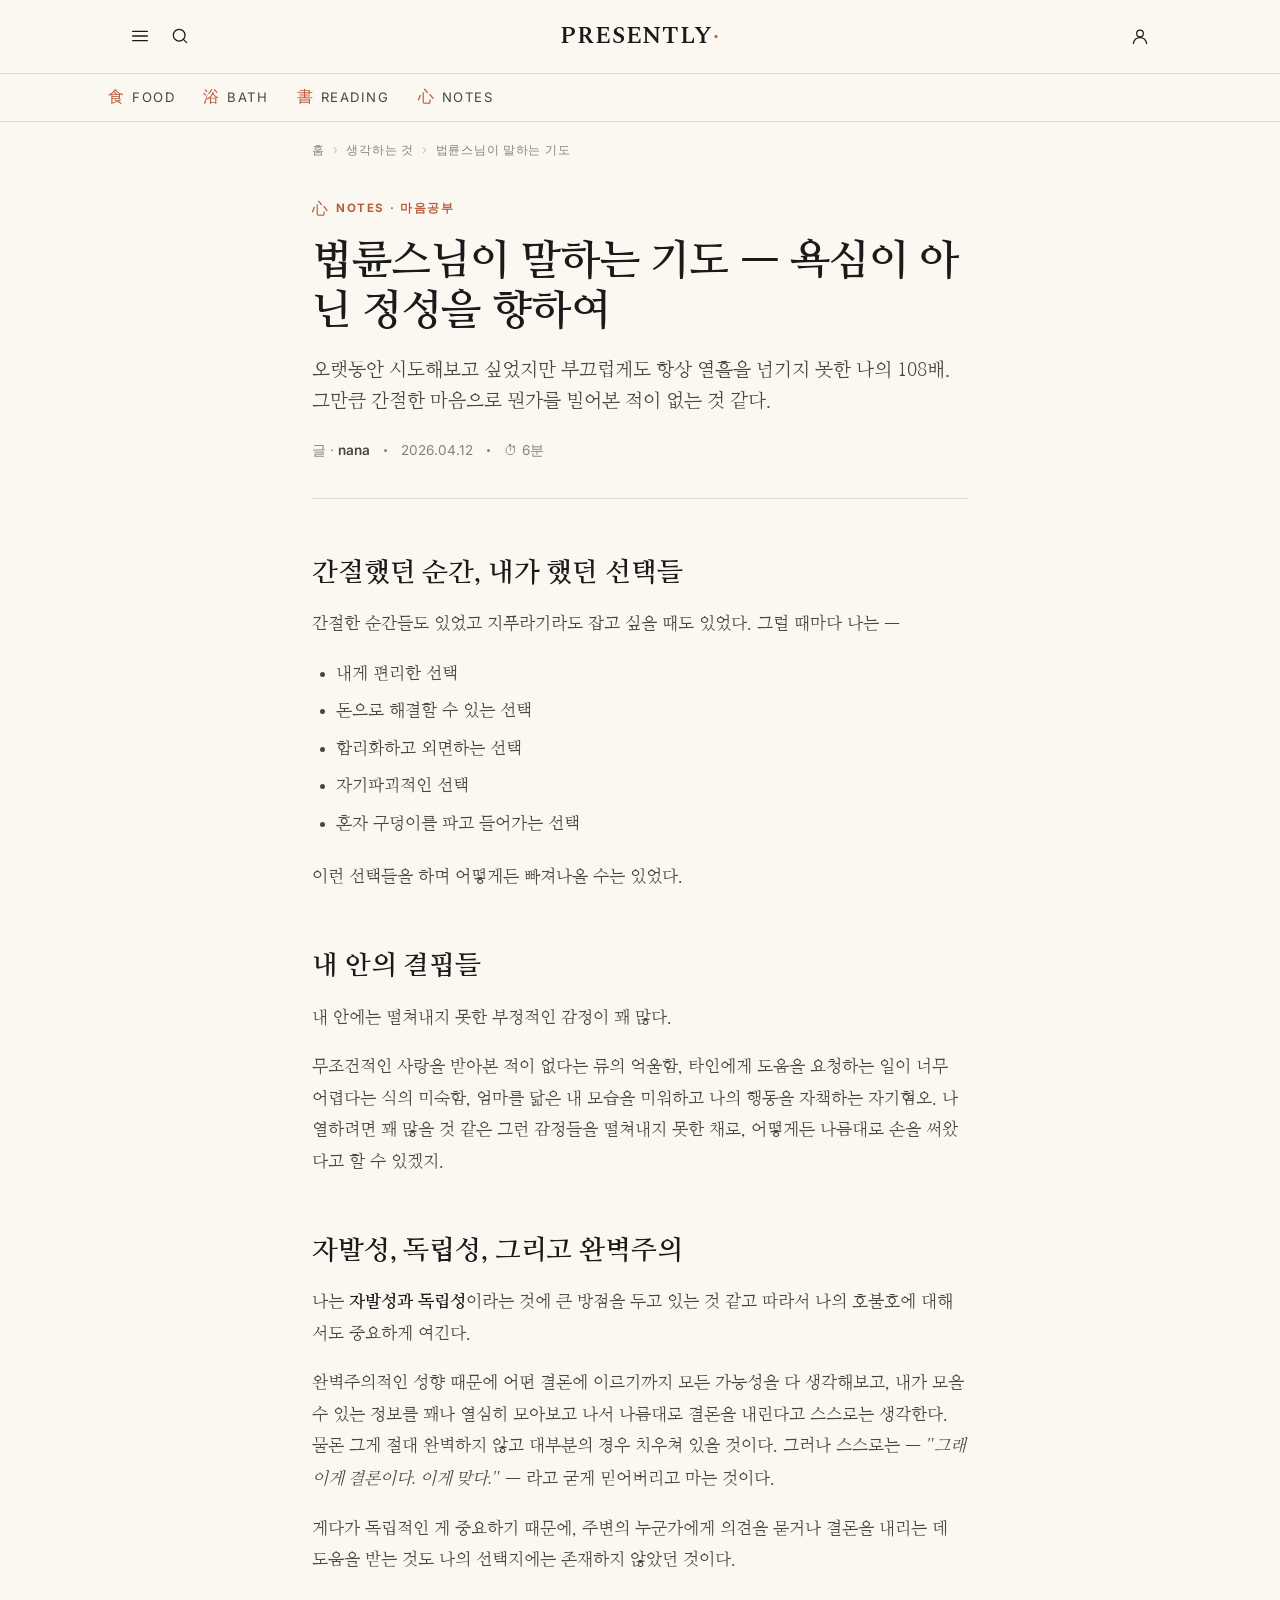
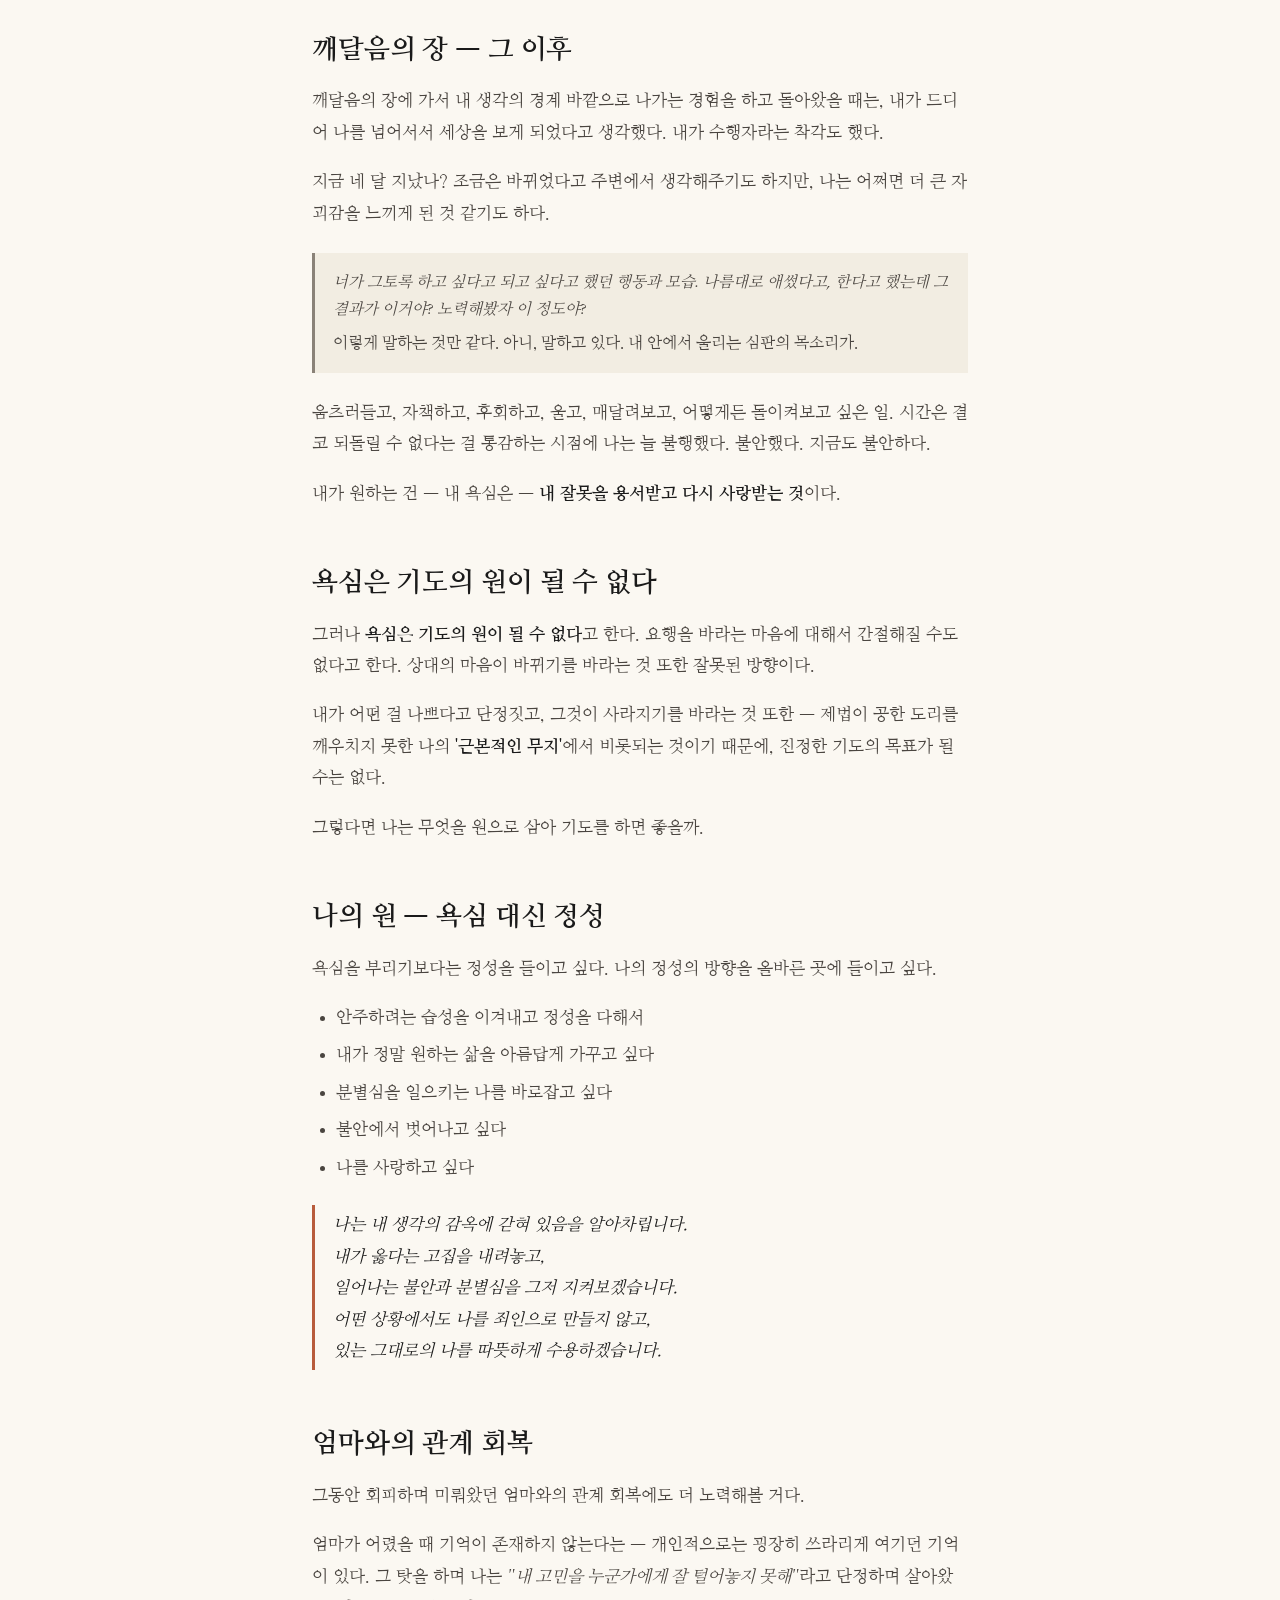
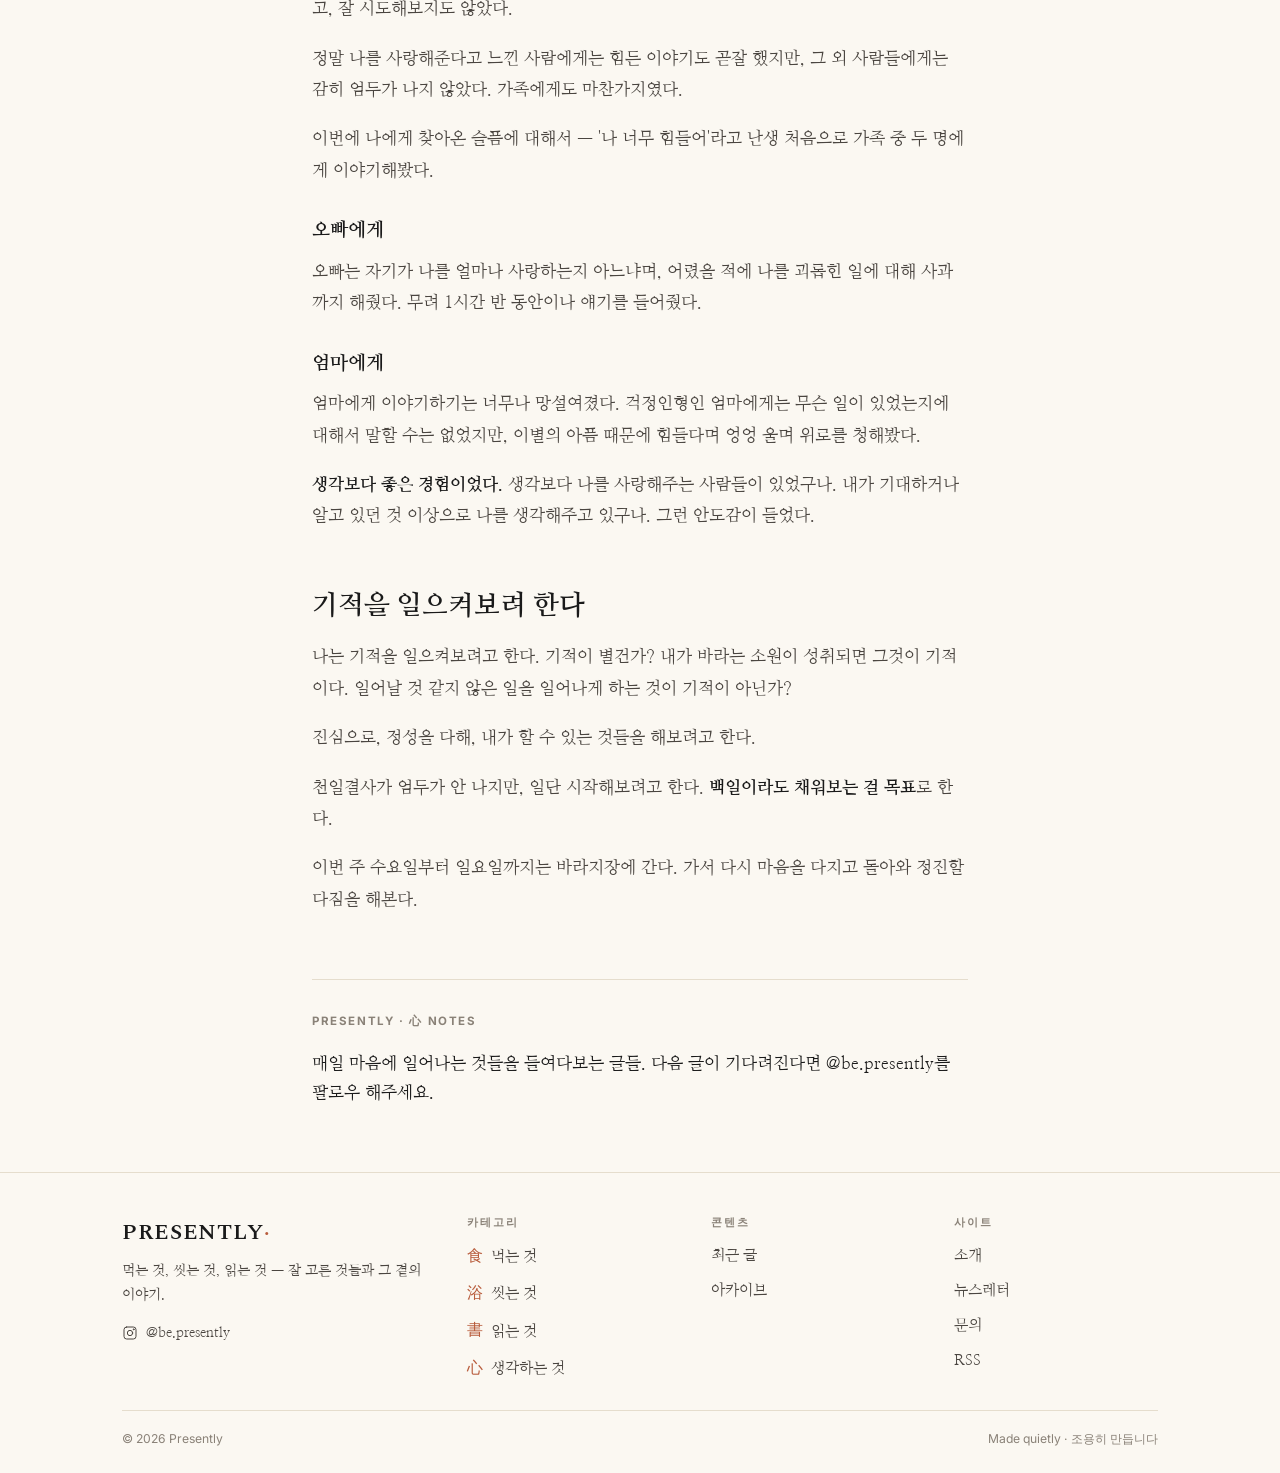
<file: posts/prayer-vow/index.html>
<!DOCTYPE html>
<html lang="ko">
<head>
<meta charset="UTF-8">
<meta name="viewport" content="width=device-width, initial-scale=1.0">
<!-- Google tag (gtag.js) -->
<script async src="https://www.googletagmanager.com/gtag/js?id=G-NTKXXLTSJP"></script>
<script>
  window.dataLayer = window.dataLayer || [];
  function gtag(){dataLayer.push(arguments);}
  gtag('js', new Date());
  gtag('config', 'G-NTKXXLTSJP');
</script>
<title>법륜스님이 말하는 기도 — 욕심이 아닌 정성을 향하여 | PRESENTLY</title>
<meta name="description" content="108배 백일결사 도전기. 법륜스님 가르침에서 배운 욕심과 정성의 차이, 분별심을 내려놓는 기도법, 그리고 엄마와의 관계 회복까지.">
<meta name="keywords" content="법륜스님 기도, 108배, 백일결사, 천일결사, 정진, 정성, 마음공부, 분별심, 자기수용, 명상, 깨달음의 장">
<meta property="og:title" content="법륜스님이 말하는 기도 — 욕심이 아닌 정성을 향하여">
<meta property="og:description" content="108배 백일결사 도전기. 욕심과 정성의 차이, 진짜 기도란 무엇인가에 대한 일기.">
<meta property="og:type" content="article">
<meta property="og:url" content="https://presently.at/posts/prayer-vow/">
<meta property="article:published_time" content="2026-04-12T16:39:00+09:00">
<meta property="article:author" content="nana">
<meta property="article:section" content="생각하는 것">
<link rel="canonical" href="https://presently.at/posts/prayer-vow/">
<link rel="preconnect" href="https://fonts.googleapis.com">
<link rel="preconnect" href="https://fonts.gstatic.com" crossorigin>
<link href="https://fonts.googleapis.com/css2?family=Spectral:ital,wght@0,400;0,500;0,600;1,400&family=Nanum+Myeongjo:wght@400;700;800&family=Inter:wght@400;500;600;700&display=swap" rel="stylesheet">
<link rel="stylesheet" href="/css/article.css">

<script type="application/ld+json">
{
  "@context": "https://schema.org",
  "@type": "Article",
  "headline": "법륜스님이 말하는 기도 — 욕심이 아닌 정성을 향하여",
  "description": "108배 백일결사 도전기. 법륜스님 가르침에서 배운 욕심과 정성의 차이, 분별심을 내려놓는 기도법, 그리고 엄마와의 관계 회복까지.",
  "url": "https://presently.at/posts/prayer-vow/",
  "datePublished": "2026-04-12",
  "dateModified": "2026-05-02",
  "author": { "@type": "Person", "name": "nana" },
  "publisher": {
    "@type": "Organization",
    "name": "PRESENTLY",
    "url": "https://presently.at"
  },
  "mainEntityOfPage": "https://presently.at/posts/prayer-vow/",
  "articleSection": "생각하는 것",
  "keywords": "법륜스님, 기도, 108배, 백일결사, 정성, 분별심, 자기수용"
}
</script>

<script type="application/ld+json">
{
  "@context": "https://schema.org",
  "@type": "WebPage",
  "url": "https://presently.at/posts/prayer-vow/",
  "speakable": {
    "@type": "SpeakableSpecification",
    "cssSelector": [".post-lead", "h1", "blockquote"]
  }
}
</script>

<script type="application/ld+json">
{
  "@context": "https://schema.org",
  "@type": "BreadcrumbList",
  "itemListElement": [
    { "@type": "ListItem", "position": 1, "name": "홈", "item": "https://presently.at/" },
    { "@type": "ListItem", "position": 2, "name": "생각하는 것", "item": "https://presently.at/blog.html?cat=philosophy" },
    { "@type": "ListItem", "position": 3, "name": "법륜스님이 말하는 기도" }
  ]
}
</script>
</head>
<body>

<svg width="0" height="0" style="position:absolute" aria-hidden="true">
  <defs>
    <symbol id="i-menu" viewBox="0 0 24 24"><line x1="4" y1="7" x2="20" y2="7"/><line x1="4" y1="12" x2="20" y2="12"/><line x1="4" y1="17" x2="20" y2="17"/></symbol>
    <symbol id="i-search" viewBox="0 0 24 24"><circle cx="11" cy="11" r="7"/><line x1="20" y1="20" x2="16" y2="16"/></symbol>
    <symbol id="i-account" viewBox="0 0 24 24"><circle cx="12" cy="9" r="4"/><path d="M4 21c1-4.5 4.5-7 8-7s7 2.5 8 7"/></symbol>
    <symbol id="i-instagram" viewBox="0 0 24 24"><rect x="3" y="3" width="18" height="18" rx="4"/><circle cx="12" cy="12" r="4"/><circle cx="17.5" cy="6.5" r=".7"/></symbol>
  </defs>
</svg>

<header class="head">
  <div class="head__inner">
    <div class="head__left" style="display:flex;gap:4px">
      <button class="head__btn" aria-label="메뉴"><svg class="icon" style="width:22px;height:22px"><use href="#i-menu"/></svg></button>
      <button class="head__btn" aria-label="검색"><svg class="icon" style="width:20px;height:20px"><use href="#i-search"/></svg></button>
    </div>
    <a href="/" class="head__logo">PRESENTLY<span class="dot">·</span></a>
    <button class="head__btn head__btn--account" aria-label="계정"><svg class="icon" style="width:20px;height:20px"><use href="#i-account"/></svg></button>
  </div>
  <div class="head__cats">
    <div class="head__cats-inner">
      <a href="/blog.html?cat=food"><span class="han">食</span> Food</a>
      <a href="/blog.html?cat=bath"><span class="han">浴</span> Bath</a>
      <a href="/blog.html?cat=stationery"><span class="han">書</span> Reading</a>
      <a href="/blog.html?cat=philosophy"><span class="han">心</span> Notes</a>
    </div>
  </div>
</header>

<main>
  <article class="read">
    <nav class="crumb" aria-label="위치">
      <a href="/">홈</a>
      <span class="crumb__sep">›</span>
      <a href="/blog.html?cat=philosophy">생각하는 것</a>
      <span class="crumb__sep">›</span>
      <span>법륜스님이 말하는 기도</span>
    </nav>

    <header class="post-hero">
      <span class="post-eyebrow"><span class="han">心</span> NOTES · 마음공부</span>
      <h1>법륜스님이 말하는 기도 — 욕심이 아닌 정성을 향하여</h1>
      <p class="post-lead">
        오랫동안 시도해보고 싶었지만 부끄럽게도 항상 열흘을 넘기지 못한 나의 108배.
        그만큼 간절한 마음으로 뭔가를 빌어본 적이 없는 것 같다.
      </p>
      <div class="post-meta">
        <span>글 · <strong>nana</strong></span>
        <span class="dot"></span>
        <time datetime="2026-04-12">2026.04.12</time>
        <span class="dot"></span>
        <span>⏱ 6분</span>
      </div>
    </header>

    <div class="post-body">

      <h2 id="my-choices">간절했던 순간, 내가 했던 선택들</h2>

      <p>간절한 순간들도 있었고 지푸라기라도 잡고 싶을 때도 있었다. 그럴 때마다 나는 — </p>

      <ul>
        <li>내게 편리한 선택</li>
        <li>돈으로 해결할 수 있는 선택</li>
        <li>합리화하고 외면하는 선택</li>
        <li>자기파괴적인 선택</li>
        <li>혼자 구덩이를 파고 들어가는 선택</li>
      </ul>

      <p>이런 선택들을 하며 어떻게든 빠져나올 수는 있었다.</p>

      <h2 id="my-deficits">내 안의 결핍들</h2>

      <p>내 안에는 떨쳐내지 못한 부정적인 감정이 꽤 많다.</p>

      <p>무조건적인 사랑을 받아본 적이 없다는 류의 억울함, 타인에게 도움을 요청하는 일이 너무 어렵다는 식의 미숙함, 엄마를 닮은 내 모습을 미워하고 나의 행동을 자책하는 자기혐오. 나열하려면 꽤 많을 것 같은 그런 감정들을 떨쳐내지 못한 채로, 어떻게든 나름대로 손을 써왔다고 할 수 있겠지.</p>

      <h2 id="completionist">자발성, 독립성, 그리고 완벽주의</h2>

      <p>나는 <strong>자발성과 독립성</strong>이라는 것에 큰 방점을 두고 있는 것 같고 따라서 나의 호불호에 대해서도 중요하게 여긴다.</p>

      <p>완벽주의적인 성향 때문에 어떤 결론에 이르기까지 모든 가능성을 다 생각해보고, 내가 모을 수 있는 정보를 꽤나 열심히 모아보고 나서 나름대로 결론을 내린다고 스스로는 생각한다. 물론 그게 절대 완벽하지 않고 대부분의 경우 치우쳐 있을 것이다. 그러나 스스로는 — <em>"그래 이게 결론이다. 이게 맞다."</em> — 라고 굳게 믿어버리고 마는 것이다.</p>

      <p>게다가 독립적인 게 중요하기 때문에, 주변의 누군가에게 의견을 묻거나 결론을 내리는 데 도움을 받는 것도 나의 선택지에는 존재하지 않았던 것이다.</p>

      <h2 id="awakening">깨달음의 장 — 그 이후</h2>

      <p>깨달음의 장에 가서 내 생각의 경계 바깥으로 나가는 경험을 하고 돌아왔을 때는, 내가 드디어 나를 넘어서서 세상을 보게 되었다고 생각했다. 내가 수행자라는 착각도 했다.</p>

      <p>지금 네 달 지났나? 조금은 바뀌었다고 주변에서 생각해주기도 하지만, 나는 어쩌면 더 큰 자괴감을 느끼게 된 것 같기도 하다.</p>

      <div class="callout">
        <p><em>너가 그토록 하고 싶다고 되고 싶다고 했던 행동과 모습. 나름대로 애썼다고, 한다고 했는데 그 결과가 이거야? 노력해봤자 이 정도야?</em></p>
        <p>이렇게 말하는 것만 같다. 아니, 말하고 있다. 내 안에서 울리는 심판의 목소리가.</p>
      </div>

      <p>움츠러들고, 자책하고, 후회하고, 울고, 매달려보고, 어떻게든 돌이켜보고 싶은 일. 시간은 결코 되돌릴 수 없다는 걸 통감하는 시점에 나는 늘 불행했다. 불안했다. 지금도 불안하다.</p>

      <p>내가 원하는 건 — 내 욕심은 — <strong>내 잘못을 용서받고 다시 사랑받는 것</strong>이다.</p>

      <h2 id="vow-vs-desire">욕심은 기도의 원이 될 수 없다</h2>

      <p>그러나 <strong>욕심은 기도의 원이 될 수 없다</strong>고 한다. 요행을 바라는 마음에 대해서 간절해질 수도 없다고 한다. 상대의 마음이 바뀌기를 바라는 것 또한 잘못된 방향이다.</p>

      <p>내가 어떤 걸 나쁘다고 단정짓고, 그것이 사라지기를 바라는 것 또한 — 제법이 공한 도리를 깨우치지 못한 나의 <strong>'근본적인 무지'</strong>에서 비롯되는 것이기 때문에, 진정한 기도의 목표가 될 수는 없다.</p>

      <p>그렇다면 나는 무엇을 원으로 삼아 기도를 하면 좋을까.</p>

      <h2 id="my-vow">나의 원 — 욕심 대신 정성</h2>

      <p>욕심을 부리기보다는 정성을 들이고 싶다. 나의 정성의 방향을 올바른 곳에 들이고 싶다.</p>

      <ul>
        <li>안주하려는 습성을 이겨내고 정성을 다해서</li>
        <li>내가 정말 원하는 삶을 아름답게 가꾸고 싶다</li>
        <li>분별심을 일으키는 나를 바로잡고 싶다</li>
        <li>불안에서 벗어나고 싶다</li>
        <li>나를 사랑하고 싶다</li>
      </ul>

      <blockquote>
        나는 내 생각의 감옥에 갇혀 있음을 알아차립니다.<br>
        내가 옳다는 고집을 내려놓고,<br>
        일어나는 불안과 분별심을 그저 지켜보겠습니다.<br>
        어떤 상황에서도 나를 죄인으로 만들지 않고,<br>
        있는 그대로의 나를 따뜻하게 수용하겠습니다.
      </blockquote>

      <h2 id="mother">엄마와의 관계 회복</h2>

      <p>그동안 회피하며 미뤄왔던 엄마와의 관계 회복에도 더 노력해볼 거다.</p>

      <p>엄마가 어렸을 때 기억이 존재하지 않는다는 — 개인적으로는 굉장히 쓰라리게 여기던 기억이 있다. 그 탓을 하며 나는 <em>"내 고민을 누군가에게 잘 털어놓지 못해"</em>라고 단정하며 살아왔고, 잘 시도해보지도 않았다.</p>

      <p>정말 나를 사랑해준다고 느낀 사람에게는 힘든 이야기도 곧잘 했지만, 그 외 사람들에게는 감히 엄두가 나지 않았다. 가족에게도 마찬가지였다.</p>

      <p>이번에 나에게 찾아온 슬픔에 대해서 — '나 너무 힘들어'라고 난생 처음으로 가족 중 두 명에게 이야기해봤다.</p>

      <h3>오빠에게</h3>
      <p>오빠는 자기가 나를 얼마나 사랑하는지 아느냐며, 어렸을 적에 나를 괴롭힌 일에 대해 사과까지 해줬다. 무려 1시간 반 동안이나 얘기를 들어줬다.</p>

      <h3>엄마에게</h3>
      <p>엄마에게 이야기하기는 너무나 망설여졌다. 걱정인형인 엄마에게는 무슨 일이 있었는지에 대해서 말할 수는 없었지만, 이별의 아픔 때문에 힘들다며 엉엉 울며 위로를 청해봤다.</p>

      <p><strong>생각보다 좋은 경험이었다.</strong> 생각보다 나를 사랑해주는 사람들이 있었구나. 내가 기대하거나 알고 있던 것 이상으로 나를 생각해주고 있구나. 그런 안도감이 들었다.</p>

      <h2 id="miracle">기적을 일으켜보려 한다</h2>

      <p>나는 기적을 일으켜보려고 한다. 기적이 별건가? 내가 바라는 소원이 성취되면 그것이 기적이다. 일어날 것 같지 않은 일을 일어나게 하는 것이 기적이 아닌가?</p>

      <p>진심으로, 정성을 다해, 내가 할 수 있는 것들을 해보려고 한다.</p>

      <p>천일결사가 엄두가 안 나지만, 일단 시작해보려고 한다. <strong>백일이라도 채워보는 걸 목표</strong>로 한다.</p>

      <p>이번 주 수요일부터 일요일까지는 바라지장에 간다. 가서 다시 마음을 다지고 돌아와 정진할 다짐을 해본다.</p>

    </div>

    <footer class="post-foot">
      <p class="post-foot__heading">PRESENTLY · 心 Notes</p>
      <p>매일 마음에 일어나는 것들을 들여다보는 글들. 다음 글이 기다려진다면 <a href="https://instagram.com/be.presently" target="_blank" rel="noopener">@be.presently</a>를 팔로우 해주세요.</p>
    </footer>
  </article>
</main>

<footer class="foot">
  <div class="wrap">
    <div class="foot__top">
      <div>
        <div class="foot__brand-name">PRESENTLY<span class="dot">·</span></div>
        <p class="foot__brand-tag">먹는 것, 씻는 것, 읽는 것 — 잘 고른 것들과 그 곁의 이야기.</p>
        <a href="https://instagram.com/be.presently" target="_blank" rel="noopener" style="font-size:.86rem;color:var(--ink-2);display:inline-flex;gap:8px;align-items:center"><svg class="icon"><use href="#i-instagram"/></svg> @be.presently</a>
      </div>
      <div>
        <div class="foot__heading">카테고리</div>
        <div class="foot__links">
          <a href="/blog.html?cat=food"><span class="han">食</span> 먹는 것</a>
          <a href="/blog.html?cat=bath"><span class="han">浴</span> 씻는 것</a>
          <a href="/blog.html?cat=stationery"><span class="han">書</span> 읽는 것</a>
          <a href="/blog.html?cat=philosophy"><span class="han">心</span> 생각하는 것</a>
        </div>
      </div>
      <div>
        <div class="foot__heading">콘텐츠</div>
        <div class="foot__links">
          <a href="/blog.html">최근 글</a>
          <a href="/blog.html">아카이브</a>
        </div>
      </div>
      <div>
        <div class="foot__heading">사이트</div>
        <div class="foot__links">
          <a href="/about.html">소개</a>
          <a href="#">뉴스레터</a>
          <a href="#">문의</a>
          <a href="#">RSS</a>
        </div>
      </div>
    </div>
    <div class="foot__bottom">
      <span>© 2026 Presently</span>
      <span>Made quietly · 조용히 만듭니다</span>
    </div>
  </div>
</footer>

</body>
</html>
</file>
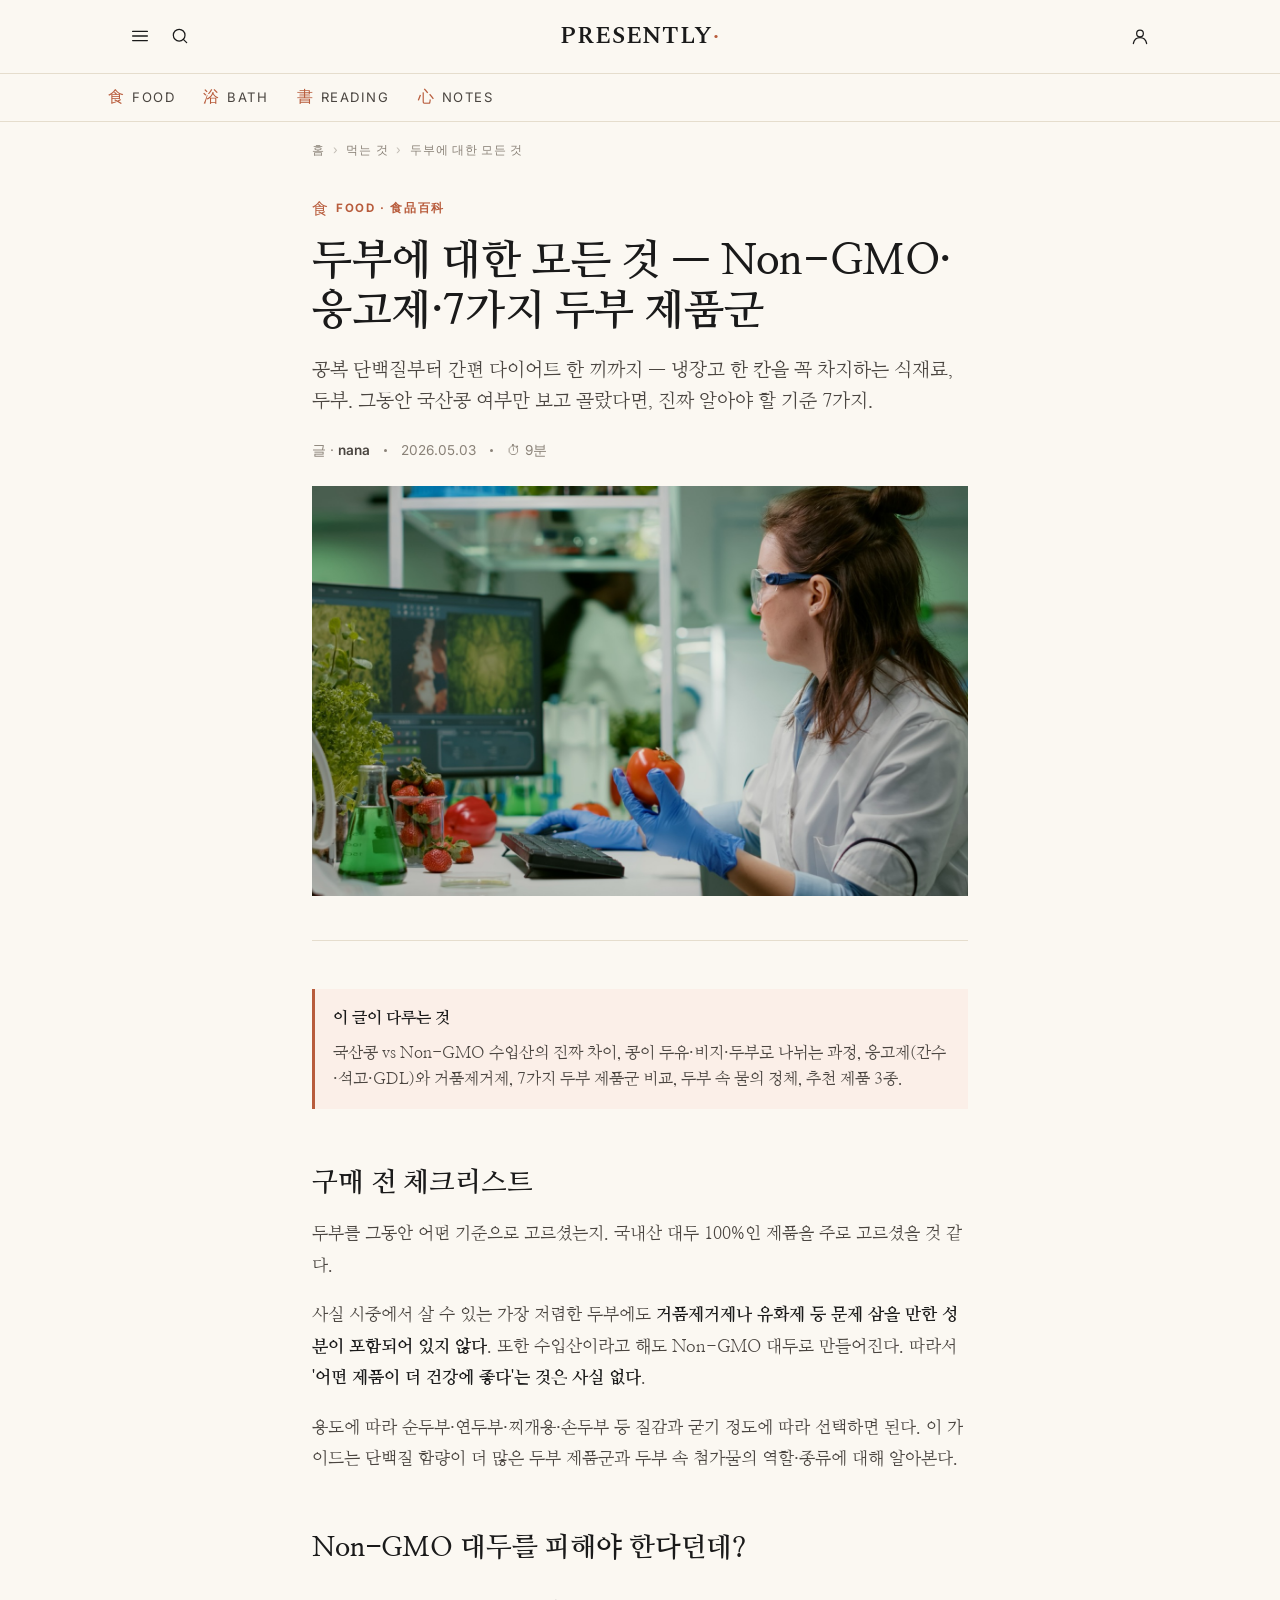
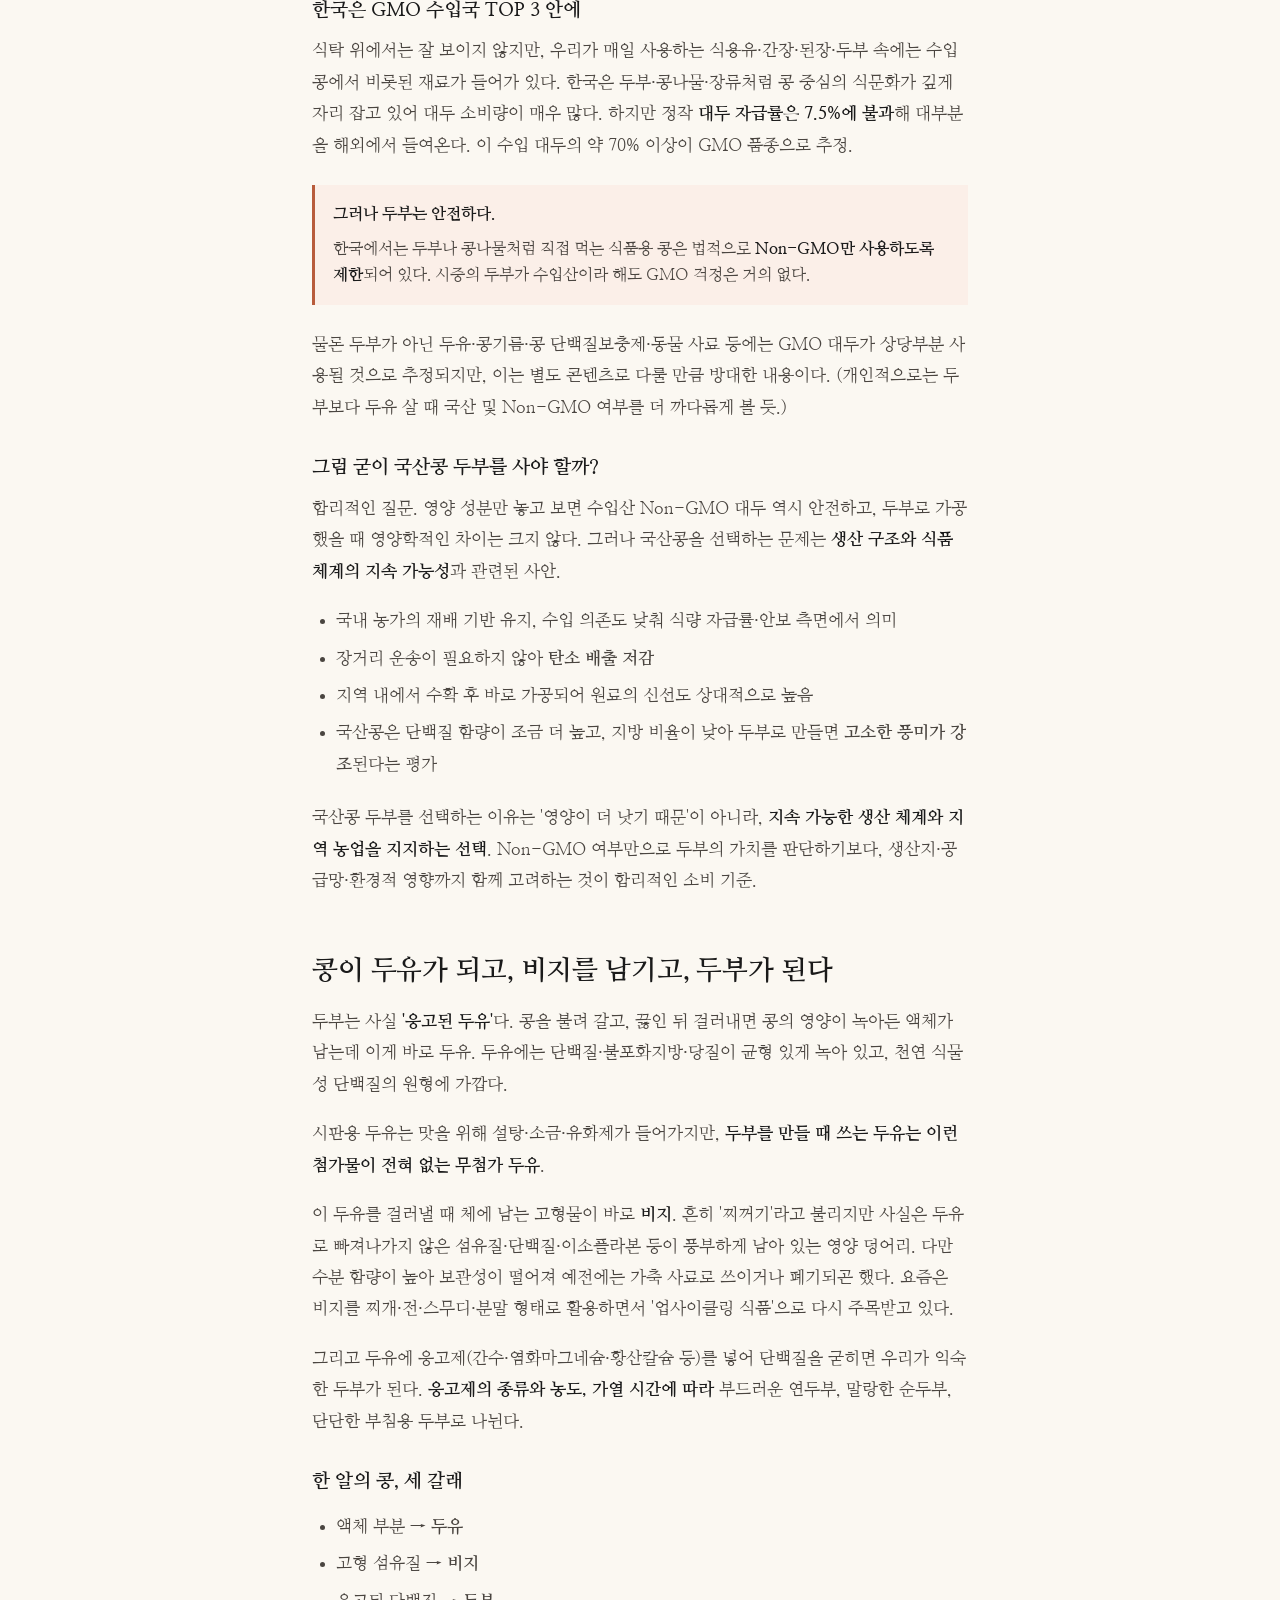
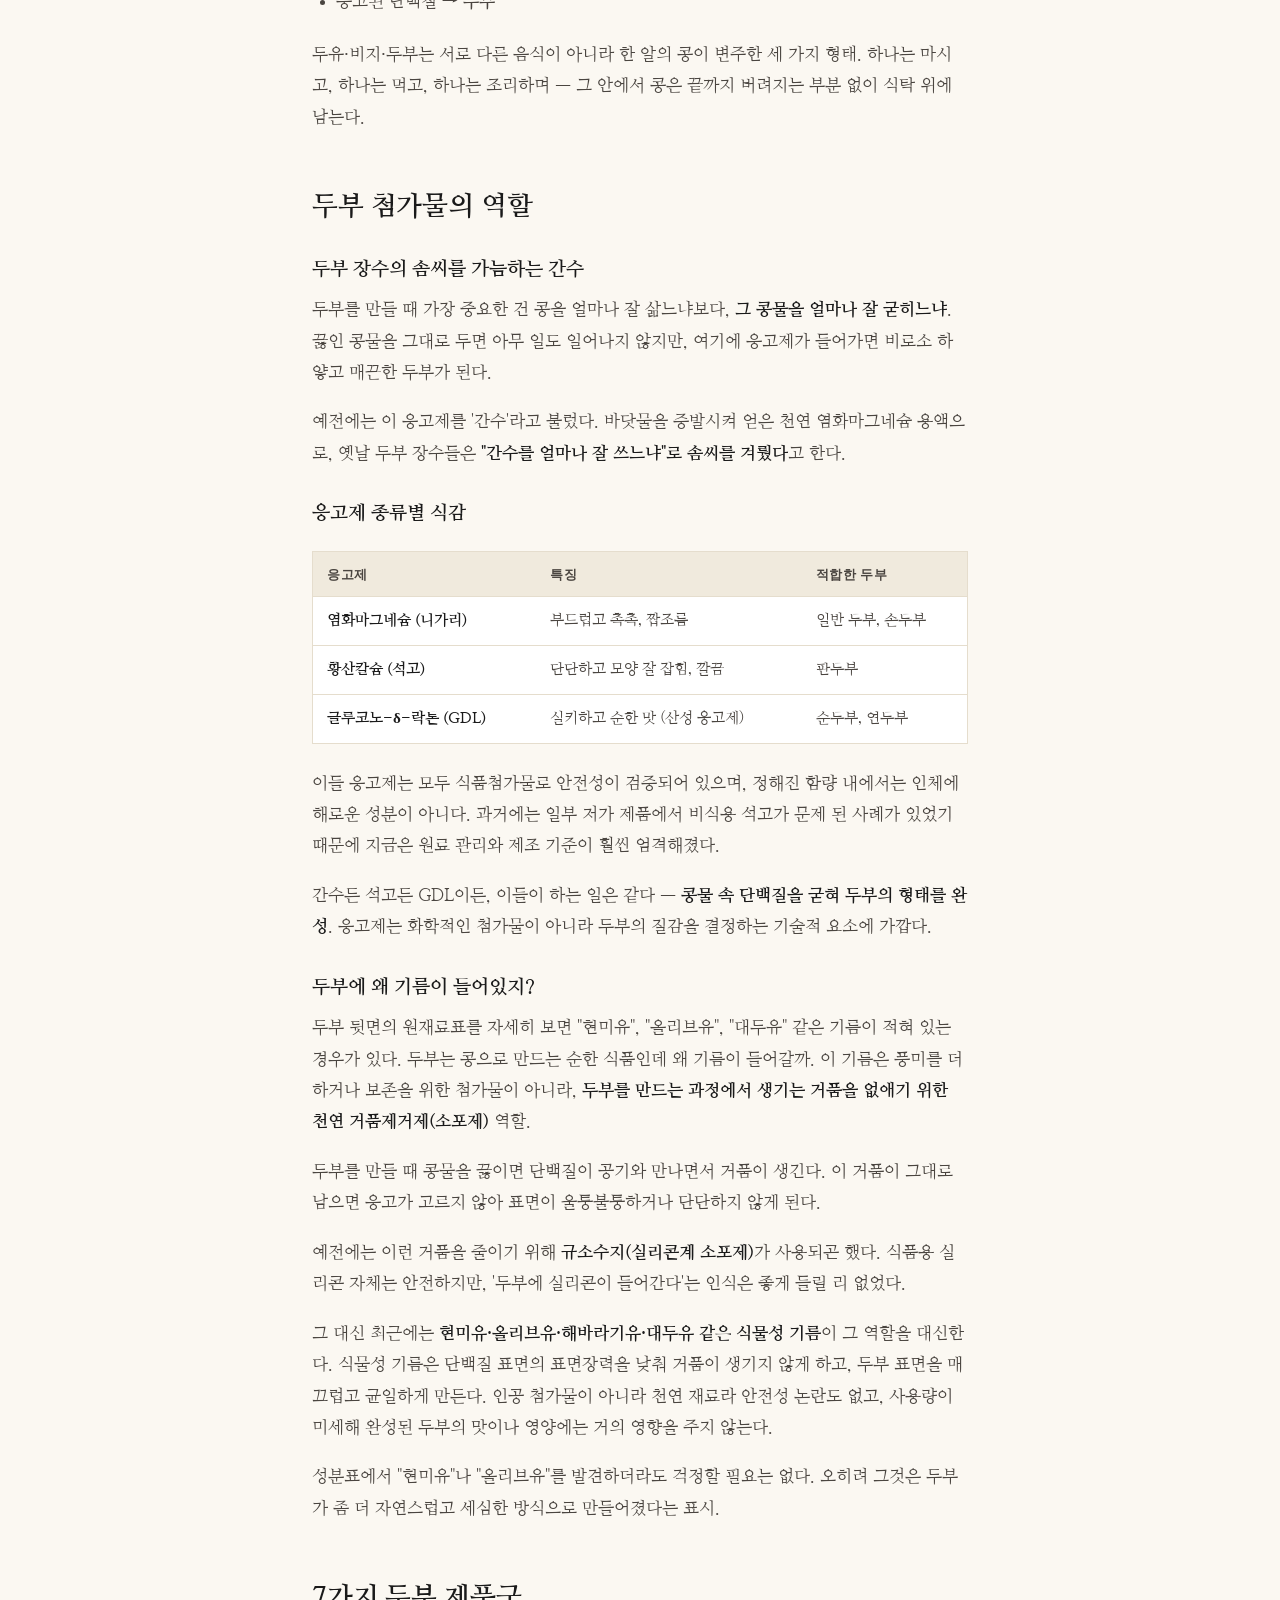
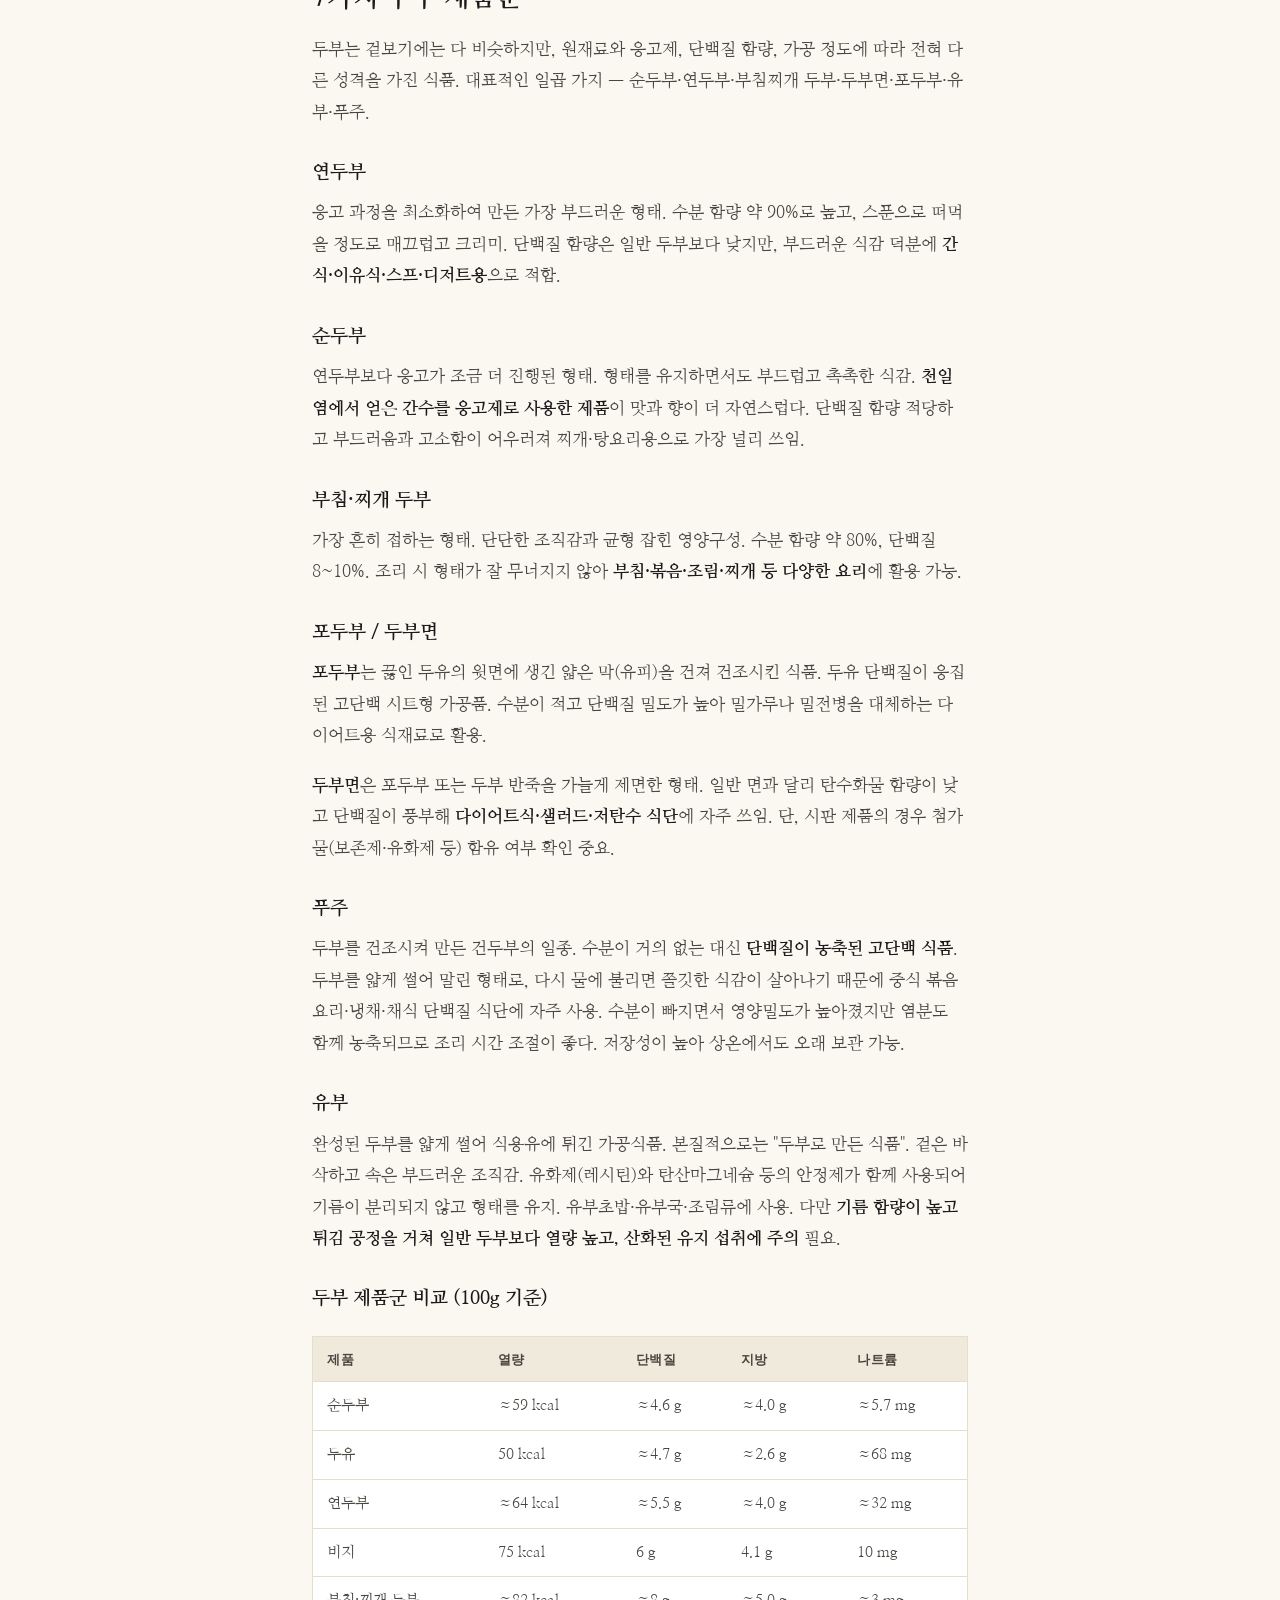
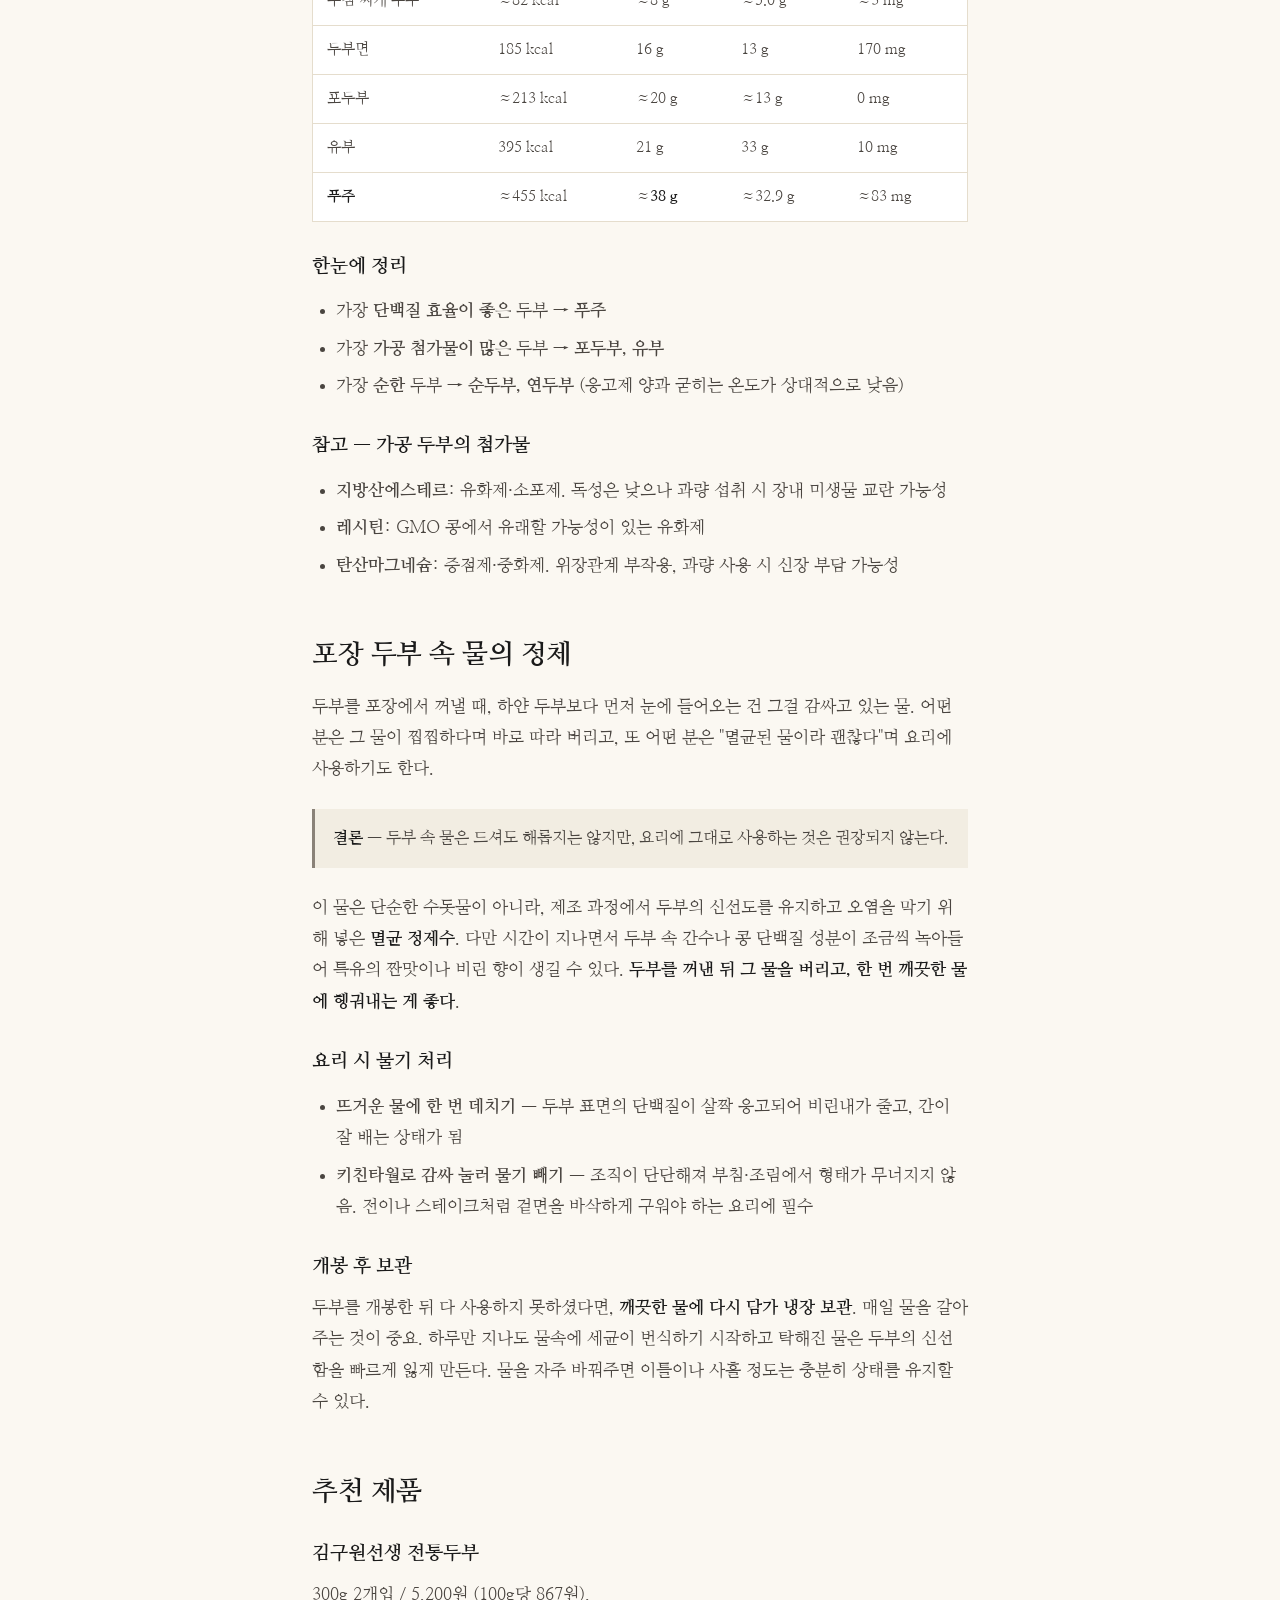
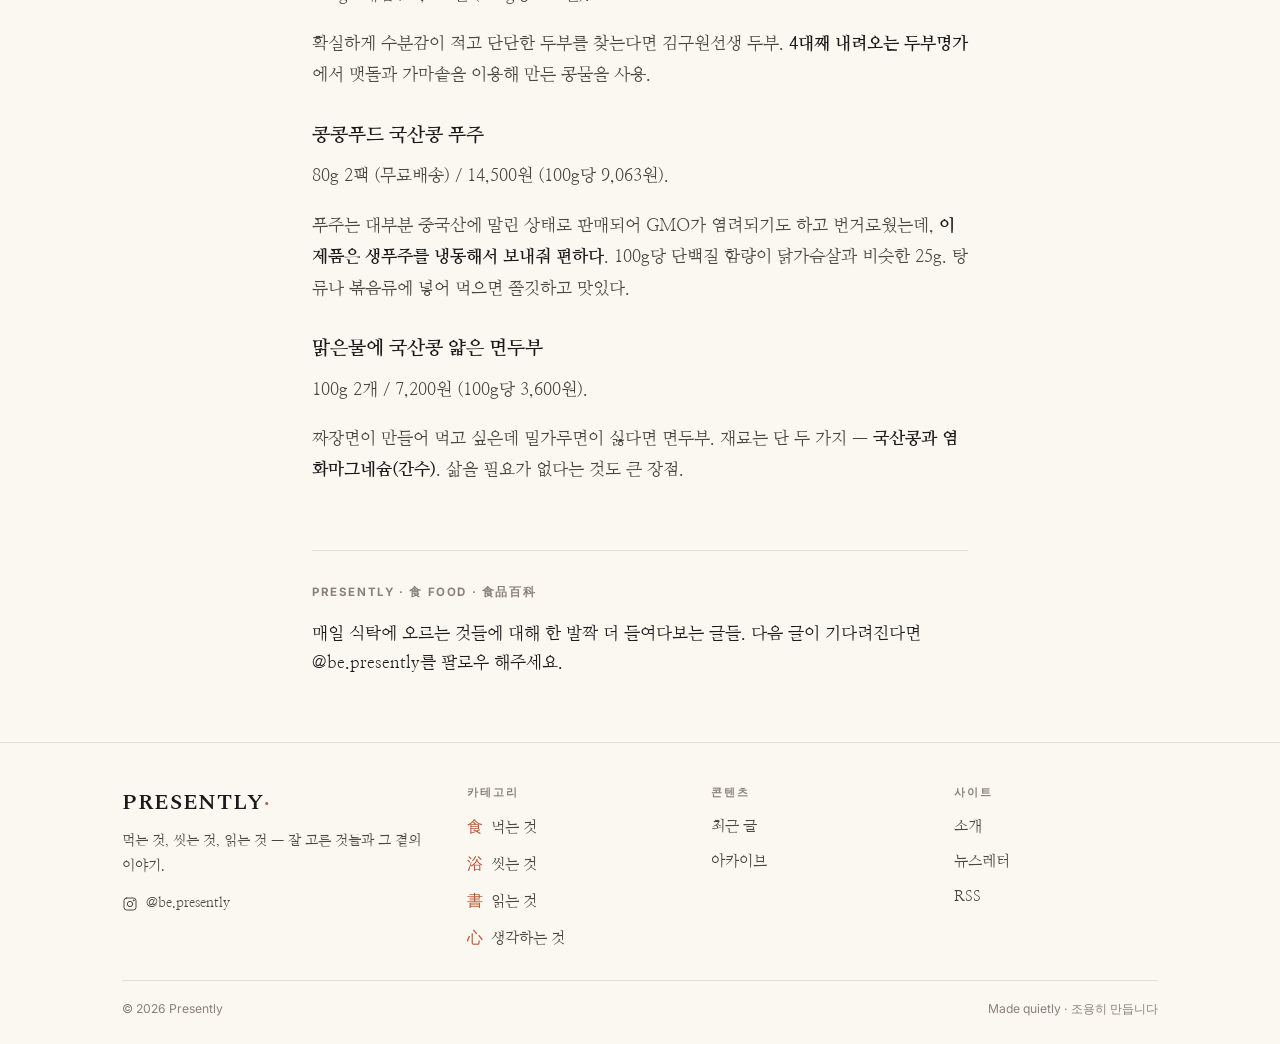
<file: posts/tofu-guide/index.html>
<!DOCTYPE html>
<html lang="ko">
<head>
<meta charset="UTF-8">
<meta name="viewport" content="width=device-width, initial-scale=1.0">
<!-- Google tag (gtag.js) -->
<script async src="https://www.googletagmanager.com/gtag/js?id=G-NTKXXLTSJP"></script>
<script>
  window.dataLayer = window.dataLayer || [];
  function gtag(){dataLayer.push(arguments);}
  gtag('js', new Date());
  gtag('config', 'G-NTKXXLTSJP');
</script>
<title>두부 고르는 법 — Non-GMO·응고제·7가지 두부 제품군 완전 가이드 | PRESENTLY</title>
<meta name="description" content="국산콩 두부의 진짜 의미, 응고제(간수·황산칼슘·GDL)의 역할, 두부 속 식물성 기름의 정체, 순두부·연두부·포두부·푸주·유부 7종 비교, 그리고 가성비 추천 제품.">
<meta name="keywords" content="두부 고르는법, 국산콩 두부, Non-GMO 두부, 응고제, 간수, 염화마그네슘, 포두부, 두부면, 푸주, 유부, 비지, 단백질 두부, 두부 첨가물">
<meta property="og:title" content="두부 고르는 법 — Non-GMO·응고제·7가지 두부 제품군 완전 가이드">
<meta property="og:description" content="국산콩의 진짜 의미부터 응고제, 두부 속 기름의 정체, 7가지 두부 제품군 비교까지.">
<meta property="og:type" content="article">
<meta property="og:url" content="https://presently.at/posts/tofu-guide/">
<meta property="article:published_time" content="2026-05-03T00:00:00+09:00">
<meta property="article:author" content="nana">
<meta property="article:section" content="먹는 것">
<link rel="canonical" href="https://presently.at/posts/tofu-guide/">
<link rel="preconnect" href="https://fonts.googleapis.com">
<link rel="preconnect" href="https://fonts.gstatic.com" crossorigin>
<link href="https://fonts.googleapis.com/css2?family=Spectral:ital,wght@0,400;0,500;0,600;1,400&family=Nanum+Myeongjo:wght@400;700;800&family=Inter:wght@400;500;600;700&display=swap" rel="stylesheet">
<link rel="stylesheet" href="/css/article.css">

<script type="application/ld+json">
{
  "@context": "https://schema.org",
  "@type": "Article",
  "headline": "두부 고르는 법 — Non-GMO·응고제·7가지 두부 제품군 완전 가이드",
  "description": "국산콩 두부의 진짜 의미, 응고제의 역할, 두부 속 기름의 정체, 7가지 두부 제품군 비교.",
  "image": ["https://presently.at/posts/tofu-guide/cover.jpg"],
  "url": "https://presently.at/posts/tofu-guide/",
  "datePublished": "2026-05-03",
  "dateModified": "2026-05-03",
  "author": { "@type": "Person", "name": "nana" },
  "publisher": {
    "@type": "Organization",
    "name": "PRESENTLY",
    "url": "https://presently.at"
  },
  "mainEntityOfPage": "https://presently.at/posts/tofu-guide/",
  "articleSection": "먹는 것",
  "keywords": "두부, 국산콩, Non-GMO, 응고제, 간수, 포두부, 두부면, 푸주, 유부"
}
</script>

<script type="application/ld+json">
{
  "@context": "https://schema.org",
  "@type": "FAQPage",
  "mainEntity": [
    { "@type": "Question", "name": "수입산 두부는 GMO 콩으로 만든 건가요?",
      "acceptedAnswer": { "@type": "Answer", "text": "한국에서는 두부·콩나물처럼 직접 먹는 식품용 콩은 법적으로 Non-GMO만 사용하도록 제한되어 있습니다. 수입산 대두로 만든 두부도 GMO 걱정은 거의 없습니다. 다만 두유·콩기름·콩 단백질보충제·동물 사료 등에는 GMO 대두가 사용될 수 있습니다." } },
    { "@type": "Question", "name": "그럼 굳이 국산콩 두부를 사야 할까요?",
      "acceptedAnswer": { "@type": "Answer", "text": "영양 성분만 놓고 보면 수입산 Non-GMO 대두도 안전하고 영양학적 차이는 크지 않습니다. 국산콩을 선택하는 것은 국내 농가 재배 기반 유지, 식량 자급률, 탄소 배출 저감, 신선도 측면에서 의미가 있습니다. '영양이 더 낫기 때문'이 아니라 '지속 가능한 생산 체계와 지역 농업을 지지하는 선택'으로 봐야 합니다." } },
    { "@type": "Question", "name": "두부에 들어 있는 응고제는 안전한가요?",
      "acceptedAnswer": { "@type": "Answer", "text": "염화마그네슘(간수), 황산칼슘(석고), 글루코노-δ-락톤(GDL) 등은 모두 식품첨가물로 안전성이 검증되어 있으며, 정해진 함량 내에서는 인체에 해로운 성분이 아닙니다. 응고제 종류에 따라 두부의 식감이 달라질 뿐입니다 — 염화마그네슘은 부드럽고 짭조름, 황산칼슘은 단단하고 깔끔, GDL은 실키한 질감." } },
    { "@type": "Question", "name": "두부 원재료에 '현미유'가 적혀 있는데 왜 들어가 있나요?",
      "acceptedAnswer": { "@type": "Answer", "text": "두부 제조 과정에서 콩물을 끓일 때 생기는 거품을 없애는 천연 거품제거제(소포제) 역할입니다. 예전에는 규소수지(실리콘계 소포제)가 사용됐지만, 최근에는 현미유·올리브유·해바라기유·대두유 같은 식물성 기름이 그 역할을 대신합니다. 사용량이 미세해 맛이나 영양에는 거의 영향을 주지 않습니다." } },
    { "@type": "Question", "name": "포장 두부 속 물은 그대로 요리에 써도 되나요?",
      "acceptedAnswer": { "@type": "Answer", "text": "이 물은 멸균 정제수이므로 마셔도 해롭지는 않지만, 시간이 지나면서 두부 속 간수나 콩 단백질 성분이 녹아들어 짠맛이나 비린 향이 생길 수 있습니다. 두부를 꺼낸 뒤 그 물을 버리고 깨끗한 물에 한 번 헹궈내는 게 좋습니다." } },
    { "@type": "Question", "name": "단백질 함량이 가장 높은 두부는?",
      "acceptedAnswer": { "@type": "Answer", "text": "푸주가 100g당 약 38g으로 가장 높습니다. 그 다음은 유부(21g), 포두부(20g), 두부면(16g) 순입니다. 일반 부침·찌개 두부는 8g 정도. 푸주는 두부를 건조시켜 만든 고단백 식품으로, 닭가슴살을 넘는 단백질 함량입니다." } }
  ]
}
</script>

<script type="application/ld+json">
{
  "@context": "https://schema.org",
  "@type": "WebPage",
  "url": "https://presently.at/posts/tofu-guide/",
  "speakable": {
    "@type": "SpeakableSpecification",
    "cssSelector": [".post-lead", "h1", ".callout--accent"]
  }
}
</script>

<script type="application/ld+json">
{
  "@context": "https://schema.org",
  "@type": "BreadcrumbList",
  "itemListElement": [
    { "@type": "ListItem", "position": 1, "name": "홈", "item": "https://presently.at/" },
    { "@type": "ListItem", "position": 2, "name": "먹는 것", "item": "https://presently.at/blog.html?cat=food" },
    { "@type": "ListItem", "position": 3, "name": "두부에 대한 모든 것" }
  ]
}
</script>
</head>
<body>

<svg width="0" height="0" style="position:absolute" aria-hidden="true">
  <defs>
    <symbol id="i-menu" viewBox="0 0 24 24"><line x1="4" y1="7" x2="20" y2="7"/><line x1="4" y1="12" x2="20" y2="12"/><line x1="4" y1="17" x2="20" y2="17"/></symbol>
    <symbol id="i-search" viewBox="0 0 24 24"><circle cx="11" cy="11" r="7"/><line x1="20" y1="20" x2="16" y2="16"/></symbol>
    <symbol id="i-account" viewBox="0 0 24 24"><circle cx="12" cy="9" r="4"/><path d="M4 21c1-4.5 4.5-7 8-7s7 2.5 8 7"/></symbol>
    <symbol id="i-instagram" viewBox="0 0 24 24"><rect x="3" y="3" width="18" height="18" rx="4"/><circle cx="12" cy="12" r="4"/><circle cx="17.5" cy="6.5" r=".7"/></symbol>
  </defs>
</svg>

<header class="head">
  <div class="head__inner">
    <div class="head__left" style="display:flex;gap:4px">
      <button class="head__btn" aria-label="메뉴"><svg class="icon" style="width:22px;height:22px"><use href="#i-menu"/></svg></button>
      <button class="head__btn" aria-label="검색"><svg class="icon" style="width:20px;height:20px"><use href="#i-search"/></svg></button>
    </div>
    <a href="/" class="head__logo">PRESENTLY<span class="dot">·</span></a>
    <button class="head__btn head__btn--account" aria-label="계정"><svg class="icon" style="width:20px;height:20px"><use href="#i-account"/></svg></button>
  </div>
  <div class="head__cats">
    <div class="head__cats-inner">
      <a href="/blog.html?cat=food"><span class="han">食</span> Food</a>
      <a href="/blog.html?cat=bath"><span class="han">浴</span> Bath</a>
      <a href="/blog.html?cat=stationery"><span class="han">書</span> Reading</a>
      <a href="/blog.html?cat=philosophy"><span class="han">心</span> Notes</a>
    </div>
  </div>
</header>

<main>
  <article class="read">
    <nav class="crumb" aria-label="위치">
      <a href="/">홈</a>
      <span class="crumb__sep">›</span>
      <a href="/blog.html?cat=food">먹는 것</a>
      <span class="crumb__sep">›</span>
      <span>두부에 대한 모든 것</span>
    </nav>

    <header class="post-hero">
      <span class="post-eyebrow"><span class="han">食</span> FOOD · 食品百科</span>
      <h1>두부에 대한 모든 것 — Non-GMO·응고제·7가지 두부 제품군</h1>
      <p class="post-lead">
        공복 단백질부터 간편 다이어트 한 끼까지 — 냉장고 한 칸을 꼭 차지하는 식재료, 두부.
        그동안 국산콩 여부만 보고 골랐다면, 진짜 알아야 할 기준 7가지.
      </p>
      <div class="post-meta">
        <span>글 · <strong>nana</strong></span>
        <span class="dot"></span>
        <time datetime="2026-05-03">2026.05.03</time>
        <span class="dot"></span>
        <span>⏱ 9분</span>
      </div>

      <figure class="post-cover">
        <img src="cover.jpg" alt="두부 한 모 — 한 알의 콩이 변주한 형태">
      </figure>
    </header>

    <div class="post-body">

      <div class="callout callout--accent">
        <p><strong>이 글이 다루는 것</strong></p>
        <p>국산콩 vs Non-GMO 수입산의 진짜 차이, 콩이 두유·비지·두부로 나뉘는 과정, 응고제(간수·석고·GDL)와 거품제거제, 7가지 두부 제품군 비교, 두부 속 물의 정체, 추천 제품 3종.</p>
      </div>

      <h2 id="checklist">구매 전 체크리스트</h2>

      <p>두부를 그동안 어떤 기준으로 고르셨는지. 국내산 대두 100%인 제품을 주로 고르셨을 것 같다.</p>

      <p>사실 시중에서 살 수 있는 가장 저렴한 두부에도 <strong>거품제거제나 유화제 등 문제 삼을 만한 성분이 포함되어 있지 않다</strong>. 또한 수입산이라고 해도 Non-GMO 대두로 만들어진다. 따라서 <strong>'어떤 제품이 더 건강에 좋다'는 것은 사실 없다</strong>.</p>

      <p>용도에 따라 순두부·연두부·찌개용·손두부 등 질감과 굳기 정도에 따라 선택하면 된다. 이 가이드는 단백질 함량이 더 많은 두부 제품군과 두부 속 첨가물의 역할·종류에 대해 알아본다.</p>

      <h2 id="non-gmo">Non-GMO 대두를 피해야 한다던데?</h2>

      <h3>한국은 GMO 수입국 TOP 3 안에</h3>
      <p>식탁 위에서는 잘 보이지 않지만, 우리가 매일 사용하는 식용유·간장·된장·두부 속에는 수입 콩에서 비롯된 재료가 들어가 있다. 한국은 두부·콩나물·장류처럼 콩 중심의 식문화가 깊게 자리 잡고 있어 대두 소비량이 매우 많다. 하지만 정작 <strong>대두 자급률은 7.5%에 불과</strong>해 대부분을 해외에서 들여온다. 이 수입 대두의 약 70% 이상이 GMO 품종으로 추정.</p>

      <div class="callout callout--accent">
        <p><strong>그러나 두부는 안전하다.</strong></p>
        <p>한국에서는 두부나 콩나물처럼 직접 먹는 식품용 콩은 법적으로 <strong>Non-GMO만 사용하도록 제한</strong>되어 있다. 시중의 두부가 수입산이라 해도 GMO 걱정은 거의 없다.</p>
      </div>

      <p>물론 두부가 아닌 두유·콩기름·콩 단백질보충제·동물 사료 등에는 GMO 대두가 상당부분 사용될 것으로 추정되지만, 이는 별도 콘텐츠로 다룰 만큼 방대한 내용이다. (개인적으로는 두부보다 두유 살 때 국산 및 Non-GMO 여부를 더 까다롭게 볼 듯.)</p>

      <h3>그럼 굳이 국산콩 두부를 사야 할까?</h3>

      <p>합리적인 질문. 영양 성분만 놓고 보면 수입산 Non-GMO 대두 역시 안전하고, 두부로 가공했을 때 영양학적인 차이는 크지 않다. 그러나 국산콩을 선택하는 문제는 <strong>생산 구조와 식품 체계의 지속 가능성</strong>과 관련된 사안.</p>

      <ul>
        <li>국내 농가의 재배 기반 유지, 수입 의존도 낮춰 식량 자급률·안보 측면에서 의미</li>
        <li>장거리 운송이 필요하지 않아 <strong>탄소 배출 저감</strong></li>
        <li>지역 내에서 수확 후 바로 가공되어 원료의 신선도 상대적으로 높음</li>
        <li>국산콩은 단백질 함량이 조금 더 높고, 지방 비율이 낮아 두부로 만들면 <strong>고소한 풍미가 강조</strong>된다는 평가</li>
      </ul>

      <p>국산콩 두부를 선택하는 이유는 '영양이 더 낫기 때문'이 아니라, <strong>지속 가능한 생산 체계와 지역 농업을 지지하는 선택</strong>. Non-GMO 여부만으로 두부의 가치를 판단하기보다, 생산지·공급망·환경적 영향까지 함께 고려하는 것이 합리적인 소비 기준.</p>

      <h2 id="process">콩이 두유가 되고, 비지를 남기고, 두부가 된다</h2>

      <p>두부는 사실 <strong>'응고된 두유'</strong>다. 콩을 불려 갈고, 끓인 뒤 걸러내면 콩의 영양이 녹아든 액체가 남는데 이게 바로 두유. 두유에는 단백질·불포화지방·당질이 균형 있게 녹아 있고, 천연 식물성 단백질의 원형에 가깝다.</p>

      <p>시판용 두유는 맛을 위해 설탕·소금·유화제가 들어가지만, <strong>두부를 만들 때 쓰는 두유는 이런 첨가물이 전혀 없는 무첨가 두유</strong>.</p>

      <p>이 두유를 걸러낼 때 체에 남는 고형물이 바로 <strong>비지</strong>. 흔히 '찌꺼기'라고 불리지만 사실은 두유로 빠져나가지 않은 섬유질·단백질·이소플라본 등이 풍부하게 남아 있는 영양 덩어리. 다만 수분 함량이 높아 보관성이 떨어져 예전에는 가축 사료로 쓰이거나 폐기되곤 했다. 요즘은 비지를 찌개·전·스무디·분말 형태로 활용하면서 '업사이클링 식품'으로 다시 주목받고 있다.</p>

      <p>그리고 두유에 응고제(간수·염화마그네슘·황산칼슘 등)를 넣어 단백질을 굳히면 우리가 익숙한 두부가 된다. <strong>응고제의 종류와 농도, 가열 시간에 따라</strong> 부드러운 연두부, 말랑한 순두부, 단단한 부침용 두부로 나뉜다.</p>

      <h3>한 알의 콩, 세 갈래</h3>
      <ul>
        <li>액체 부분 → <strong>두유</strong></li>
        <li>고형 섬유질 → <strong>비지</strong></li>
        <li>응고된 단백질 → <strong>두부</strong></li>
      </ul>
      <p>두유·비지·두부는 서로 다른 음식이 아니라 한 알의 콩이 변주한 세 가지 형태. 하나는 마시고, 하나는 먹고, 하나는 조리하며 — 그 안에서 콩은 끝까지 버려지는 부분 없이 식탁 위에 남는다.</p>

      <h2 id="coagulant">두부 첨가물의 역할</h2>

      <h3>두부 장수의 솜씨를 가늠하는 간수</h3>
      <p>두부를 만들 때 가장 중요한 건 콩을 얼마나 잘 삶느냐보다, <strong>그 콩물을 얼마나 잘 굳히느냐</strong>. 끓인 콩물을 그대로 두면 아무 일도 일어나지 않지만, 여기에 응고제가 들어가면 비로소 하얗고 매끈한 두부가 된다.</p>

      <p>예전에는 이 응고제를 '간수'라고 불렀다. 바닷물을 증발시켜 얻은 천연 염화마그네슘 용액으로, 옛날 두부 장수들은 <strong>"간수를 얼마나 잘 쓰느냐"로 솜씨를 겨뤘다</strong>고 한다.</p>

      <h3>응고제 종류별 식감</h3>
      <table>
        <thead><tr><th>응고제</th><th>특징</th><th>적합한 두부</th></tr></thead>
        <tbody>
          <tr><td><strong>염화마그네슘 (니가리)</strong></td><td>부드럽고 촉촉, 짭조름</td><td>일반 두부, 손두부</td></tr>
          <tr><td><strong>황산칼슘 (석고)</strong></td><td>단단하고 모양 잘 잡힘, 깔끔</td><td>판두부</td></tr>
          <tr><td><strong>글루코노-δ-락톤 (GDL)</strong></td><td>실키하고 순한 맛 (산성 응고제)</td><td>순두부, 연두부</td></tr>
        </tbody>
      </table>

      <p>이들 응고제는 모두 식품첨가물로 안전성이 검증되어 있으며, 정해진 함량 내에서는 인체에 해로운 성분이 아니다. 과거에는 일부 저가 제품에서 비식용 석고가 문제 된 사례가 있었기 때문에 지금은 원료 관리와 제조 기준이 훨씬 엄격해졌다.</p>

      <p>간수든 석고든 GDL이든, 이들이 하는 일은 같다 — <strong>콩물 속 단백질을 굳혀 두부의 형태를 완성</strong>. 응고제는 화학적인 첨가물이 아니라 두부의 질감을 결정하는 기술적 요소에 가깝다.</p>

      <h3>두부에 왜 기름이 들어있지?</h3>
      <p>두부 뒷면의 원재료표를 자세히 보면 "현미유", "올리브유", "대두유" 같은 기름이 적혀 있는 경우가 있다. 두부는 콩으로 만드는 순한 식품인데 왜 기름이 들어갈까. 이 기름은 풍미를 더하거나 보존을 위한 첨가물이 아니라, <strong>두부를 만드는 과정에서 생기는 거품을 없애기 위한 천연 거품제거제(소포제)</strong> 역할.</p>

      <p>두부를 만들 때 콩물을 끓이면 단백질이 공기와 만나면서 거품이 생긴다. 이 거품이 그대로 남으면 응고가 고르지 않아 표면이 울퉁불퉁하거나 단단하지 않게 된다.</p>

      <p>예전에는 이런 거품을 줄이기 위해 <strong>규소수지(실리콘계 소포제)</strong>가 사용되곤 했다. 식품용 실리콘 자체는 안전하지만, '두부에 실리콘이 들어간다'는 인식은 좋게 들릴 리 없었다.</p>

      <p>그 대신 최근에는 <strong>현미유·올리브유·해바라기유·대두유 같은 식물성 기름</strong>이 그 역할을 대신한다. 식물성 기름은 단백질 표면의 표면장력을 낮춰 거품이 생기지 않게 하고, 두부 표면을 매끄럽고 균일하게 만든다. 인공 첨가물이 아니라 천연 재료라 안전성 논란도 없고, 사용량이 미세해 완성된 두부의 맛이나 영양에는 거의 영향을 주지 않는다.</p>

      <p>성분표에서 "현미유"나 "올리브유"를 발견하더라도 걱정할 필요는 없다. 오히려 그것은 두부가 좀 더 자연스럽고 세심한 방식으로 만들어졌다는 표시.</p>

      <h2 id="types">7가지 두부 제품군</h2>

      <p>두부는 겉보기에는 다 비슷하지만, 원재료와 응고제, 단백질 함량, 가공 정도에 따라 전혀 다른 성격을 가진 식품. 대표적인 일곱 가지 — 순두부·연두부·부침찌개 두부·두부면·포두부·유부·푸주.</p>

      <h3>연두부</h3>
      <p>응고 과정을 최소화하여 만든 가장 부드러운 형태. 수분 함량 약 90%로 높고, 스푼으로 떠먹을 정도로 매끄럽고 크리미. 단백질 함량은 일반 두부보다 낮지만, 부드러운 식감 덕분에 <strong>간식·이유식·스프·디저트용</strong>으로 적합.</p>

      <h3>순두부</h3>
      <p>연두부보다 응고가 조금 더 진행된 형태. 형태를 유지하면서도 부드럽고 촉촉한 식감. <strong>천일염에서 얻은 간수를 응고제로 사용한 제품</strong>이 맛과 향이 더 자연스럽다. 단백질 함량 적당하고 부드러움과 고소함이 어우러져 찌개·탕요리용으로 가장 널리 쓰임.</p>

      <h3>부침·찌개 두부</h3>
      <p>가장 흔히 접하는 형태. 단단한 조직감과 균형 잡힌 영양구성. 수분 함량 약 80%, 단백질 8~10%. 조리 시 형태가 잘 무너지지 않아 <strong>부침·볶음·조림·찌개 등 다양한 요리</strong>에 활용 가능.</p>

      <h3>포두부 / 두부면</h3>
      <p><strong>포두부</strong>는 끓인 두유의 윗면에 생긴 얇은 막(유피)을 건져 건조시킨 식품. 두유 단백질이 응집된 고단백 시트형 가공품. 수분이 적고 단백질 밀도가 높아 밀가루나 밀전병을 대체하는 다이어트용 식재료로 활용.</p>
      <p><strong>두부면</strong>은 포두부 또는 두부 반죽을 가늘게 제면한 형태. 일반 면과 달리 탄수화물 함량이 낮고 단백질이 풍부해 <strong>다이어트식·샐러드·저탄수 식단</strong>에 자주 쓰임. 단, 시판 제품의 경우 첨가물(보존제·유화제 등) 함유 여부 확인 중요.</p>

      <h3>푸주</h3>
      <p>두부를 건조시켜 만든 건두부의 일종. 수분이 거의 없는 대신 <strong>단백질이 농축된 고단백 식품</strong>. 두부를 얇게 썰어 말린 형태로, 다시 물에 불리면 쫄깃한 식감이 살아나기 때문에 중식 볶음요리·냉채·채식 단백질 식단에 자주 사용. 수분이 빠지면서 영양밀도가 높아졌지만 염분도 함께 농축되므로 조리 시간 조절이 좋다. 저장성이 높아 상온에서도 오래 보관 가능.</p>

      <h3>유부</h3>
      <p>완성된 두부를 얇게 썰어 식용유에 튀긴 가공식품. 본질적으로는 "두부로 만든 식품". 겉은 바삭하고 속은 부드러운 조직감. 유화제(레시틴)와 탄산마그네슘 등의 안정제가 함께 사용되어 기름이 분리되지 않고 형태를 유지. 유부초밥·유부국·조림류에 사용. 다만 <strong>기름 함량이 높고 튀김 공정을 거쳐 일반 두부보다 열량 높고, 산화된 유지 섭취에 주의</strong> 필요.</p>

      <h3>두부 제품군 비교 (100g 기준)</h3>
      <table>
        <thead>
          <tr><th>제품</th><th>열량</th><th>단백질</th><th>지방</th><th>나트륨</th></tr>
        </thead>
        <tbody>
          <tr><td>순두부</td><td>≈59 kcal</td><td>≈4.6 g</td><td>≈4.0 g</td><td>≈5.7 mg</td></tr>
          <tr><td>두유</td><td>50 kcal</td><td>≈4.7 g</td><td>≈2.6 g</td><td>≈68 mg</td></tr>
          <tr><td>연두부</td><td>≈64 kcal</td><td>≈5.5 g</td><td>≈4.0 g</td><td>≈32 mg</td></tr>
          <tr><td>비지</td><td>75 kcal</td><td>6 g</td><td>4.1 g</td><td>10 mg</td></tr>
          <tr><td>부침·찌개 두부</td><td>≈82 kcal</td><td>≈8 g</td><td>≈5.0 g</td><td>≈3 mg</td></tr>
          <tr><td>두부면</td><td>185 kcal</td><td>16 g</td><td>13 g</td><td>170 mg</td></tr>
          <tr><td>포두부</td><td>≈213 kcal</td><td>≈20 g</td><td>≈13 g</td><td>0 mg</td></tr>
          <tr><td>유부</td><td>395 kcal</td><td>21 g</td><td>33 g</td><td>10 mg</td></tr>
          <tr><td><strong>푸주</strong></td><td>≈455 kcal</td><td>≈<strong>38 g</strong></td><td>≈32.9 g</td><td>≈83 mg</td></tr>
        </tbody>
      </table>

      <h3>한눈에 정리</h3>
      <ul>
        <li>가장 <strong>단백질 효율이 좋은</strong> 두부 → <strong>푸주</strong></li>
        <li>가장 <strong>가공 첨가물이 많은</strong> 두부 → <strong>포두부, 유부</strong></li>
        <li>가장 <strong>순한</strong> 두부 → <strong>순두부, 연두부</strong> (응고제 양과 굳히는 온도가 상대적으로 낮음)</li>
      </ul>

      <h3>참고 — 가공 두부의 첨가물</h3>
      <ul>
        <li><strong>지방산에스테르</strong>: 유화제·소포제. 독성은 낮으나 과량 섭취 시 장내 미생물 교란 가능성</li>
        <li><strong>레시틴</strong>: GMO 콩에서 유래할 가능성이 있는 유화제</li>
        <li><strong>탄산마그네슘</strong>: 증점제·중화제. 위장관계 부작용, 과량 사용 시 신장 부담 가능성</li>
      </ul>

      <h2 id="water">포장 두부 속 물의 정체</h2>

      <p>두부를 포장에서 꺼낼 때, 하얀 두부보다 먼저 눈에 들어오는 건 그걸 감싸고 있는 물. 어떤 분은 그 물이 찝찝하다며 바로 따라 버리고, 또 어떤 분은 "멸균된 물이라 괜찮다"며 요리에 사용하기도 한다.</p>

      <div class="callout">
        <p><strong>결론</strong> — 두부 속 물은 드셔도 해롭지는 않지만, 요리에 그대로 사용하는 것은 권장되지 않는다.</p>
      </div>

      <p>이 물은 단순한 수돗물이 아니라, 제조 과정에서 두부의 신선도를 유지하고 오염을 막기 위해 넣은 <strong>멸균 정제수</strong>. 다만 시간이 지나면서 두부 속 간수나 콩 단백질 성분이 조금씩 녹아들어 특유의 짠맛이나 비린 향이 생길 수 있다. <strong>두부를 꺼낸 뒤 그 물을 버리고, 한 번 깨끗한 물에 헹궈내는 게 좋다</strong>.</p>

      <h3>요리 시 물기 처리</h3>
      <ul>
        <li><strong>뜨거운 물에 한 번 데치기</strong> — 두부 표면의 단백질이 살짝 응고되어 비린내가 줄고, 간이 잘 배는 상태가 됨</li>
        <li><strong>키친타월로 감싸 눌러 물기 빼기</strong> — 조직이 단단해져 부침·조림에서 형태가 무너지지 않음. 전이나 스테이크처럼 겉면을 바삭하게 구워야 하는 요리에 필수</li>
      </ul>

      <h3>개봉 후 보관</h3>
      <p>두부를 개봉한 뒤 다 사용하지 못하셨다면, <strong>깨끗한 물에 다시 담가 냉장 보관</strong>. 매일 물을 갈아주는 것이 중요. 하루만 지나도 물속에 세균이 번식하기 시작하고 탁해진 물은 두부의 신선함을 빠르게 잃게 만든다. 물을 자주 바꿔주면 이틀이나 사흘 정도는 충분히 상태를 유지할 수 있다.</p>

      <h2 id="products">추천 제품</h2>

      <h3>김구원선생 전통두부</h3>
      <p>300g 2개입 / 5,200원 (100g당 867원).</p>
      <p>확실하게 수분감이 적고 단단한 두부를 찾는다면 김구원선생 두부. <strong>4대째 내려오는 두부명가</strong>에서 맷돌과 가마솥을 이용해 만든 콩물을 사용.</p>

      <h3>콩콩푸드 국산콩 푸주</h3>
      <p>80g 2팩 (무료배송) / 14,500원 (100g당 9,063원).</p>
      <p>푸주는 대부분 중국산에 말린 상태로 판매되어 GMO가 염려되기도 하고 번거로웠는데, <strong>이 제품은 생푸주를 냉동해서 보내줘 편하다</strong>. 100g당 단백질 함량이 닭가슴살과 비슷한 25g. 탕류나 볶음류에 넣어 먹으면 쫄깃하고 맛있다.</p>

      <h3>맑은물에 국산콩 얇은 면두부</h3>
      <p>100g 2개 / 7,200원 (100g당 3,600원).</p>
      <p>짜장면이 만들어 먹고 싶은데 밀가루면이 싫다면 면두부. 재료는 단 두 가지 — <strong>국산콩과 염화마그네슘(간수)</strong>. 삶을 필요가 없다는 것도 큰 장점.</p>

    </div>

    <footer class="post-foot">
      <p class="post-foot__heading">PRESENTLY · 食 Food · 食品百科</p>
      <p>매일 식탁에 오르는 것들에 대해 한 발짝 더 들여다보는 글들. 다음 글이 기다려진다면 <a href="https://instagram.com/be.presently" target="_blank" rel="noopener">@be.presently</a>를 팔로우 해주세요.</p>
    </footer>
  </article>
</main>

<footer class="foot">
  <div class="wrap">
    <div class="foot__top">
      <div>
        <div class="foot__brand-name">PRESENTLY<span class="dot">·</span></div>
        <p class="foot__brand-tag">먹는 것, 씻는 것, 읽는 것 — 잘 고른 것들과 그 곁의 이야기.</p>
        <a href="https://instagram.com/be.presently" target="_blank" rel="noopener" style="font-size:.86rem;color:var(--ink-2);display:inline-flex;gap:8px;align-items:center"><svg class="icon"><use href="#i-instagram"/></svg> @be.presently</a>
      </div>
      <div>
        <div class="foot__heading">카테고리</div>
        <div class="foot__links">
          <a href="/blog.html?cat=food"><span class="han">食</span> 먹는 것</a>
          <a href="/blog.html?cat=bath"><span class="han">浴</span> 씻는 것</a>
          <a href="/blog.html?cat=stationery"><span class="han">書</span> 읽는 것</a>
          <a href="/blog.html?cat=philosophy"><span class="han">心</span> 생각하는 것</a>
        </div>
      </div>
      <div>
        <div class="foot__heading">콘텐츠</div>
        <div class="foot__links">
          <a href="/blog.html">최근 글</a>
          <a href="/blog.html">아카이브</a>
        </div>
      </div>
      <div>
        <div class="foot__heading">사이트</div>
        <div class="foot__links">
          <a href="/about.html">소개</a>
          <a href="/#newsletter">뉴스레터</a>
          <a href="/rss.xml">RSS</a>
        </div>
      </div>
    </div>
    <div class="foot__bottom">
      <span>© 2026 Presently</span>
      <span>Made quietly · 조용히 만듭니다</span>
    </div>
  </div>
</footer>

</body>
</html>
</file>
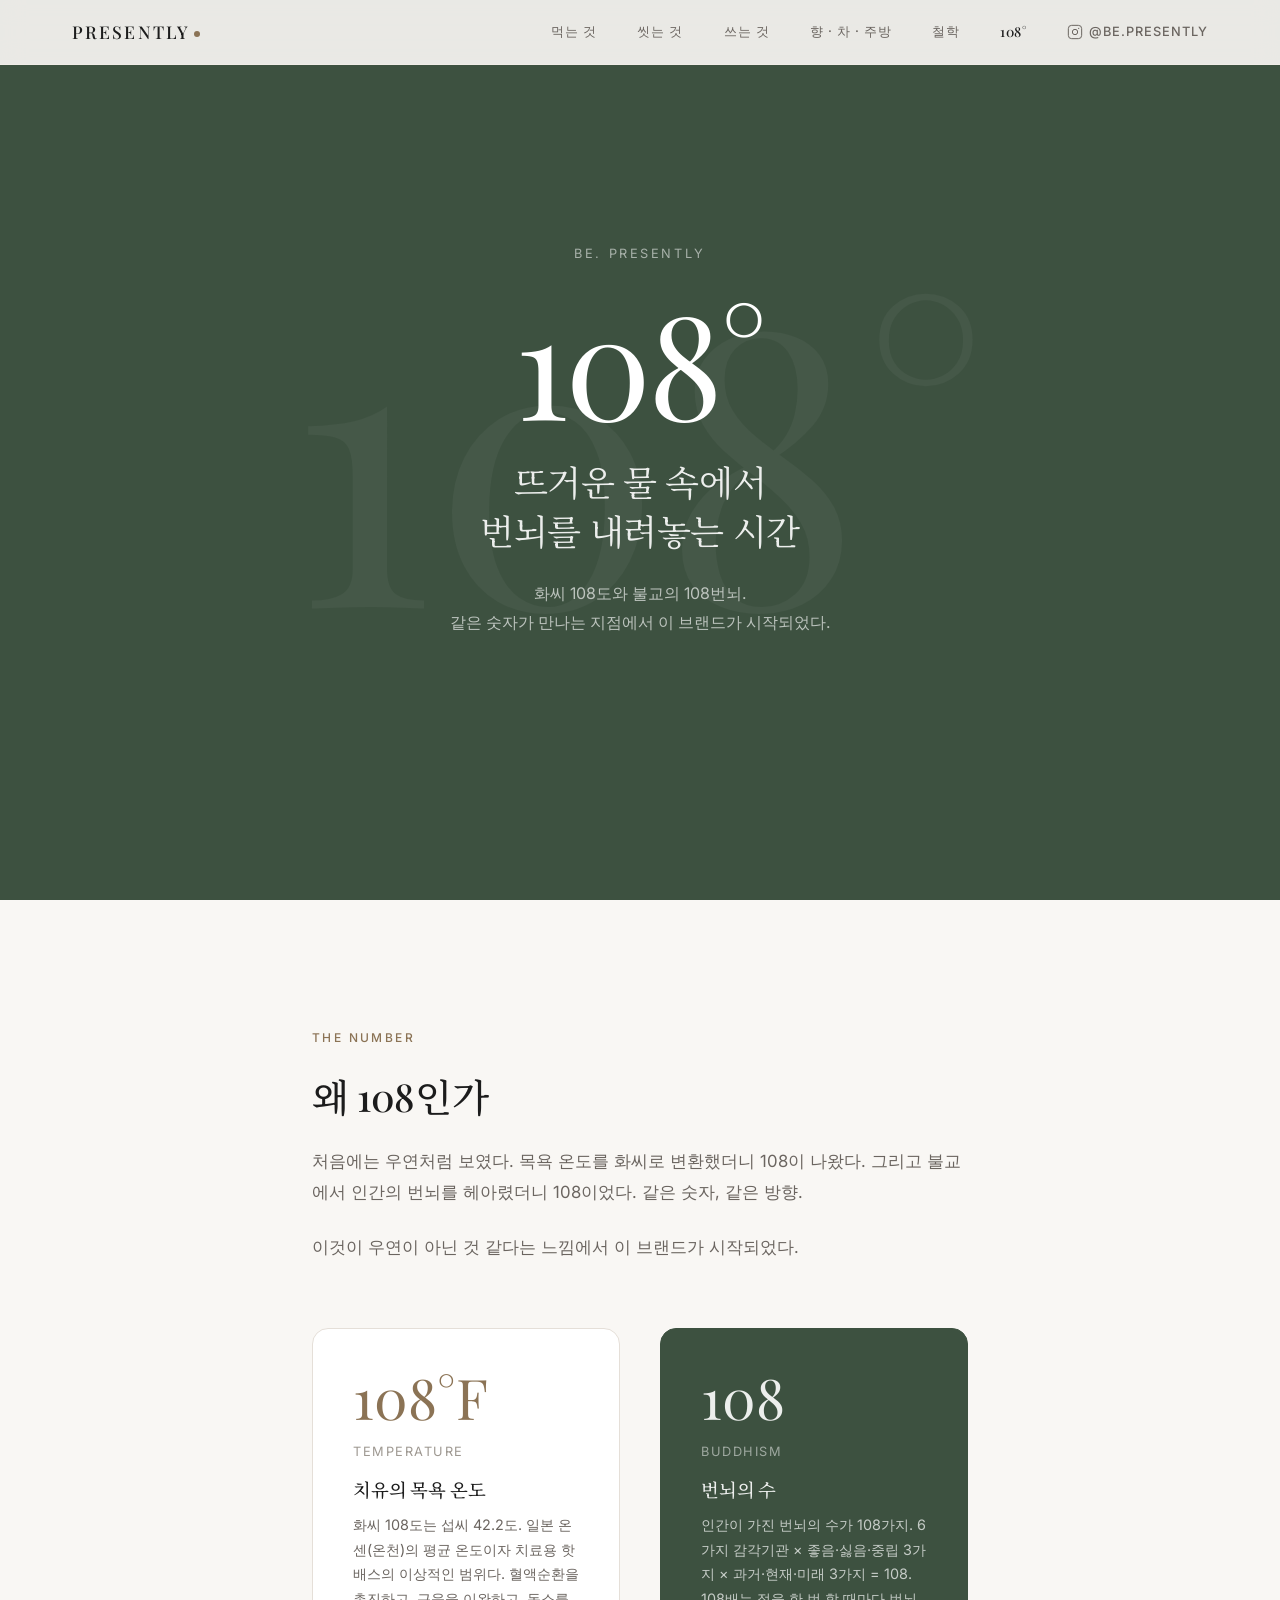
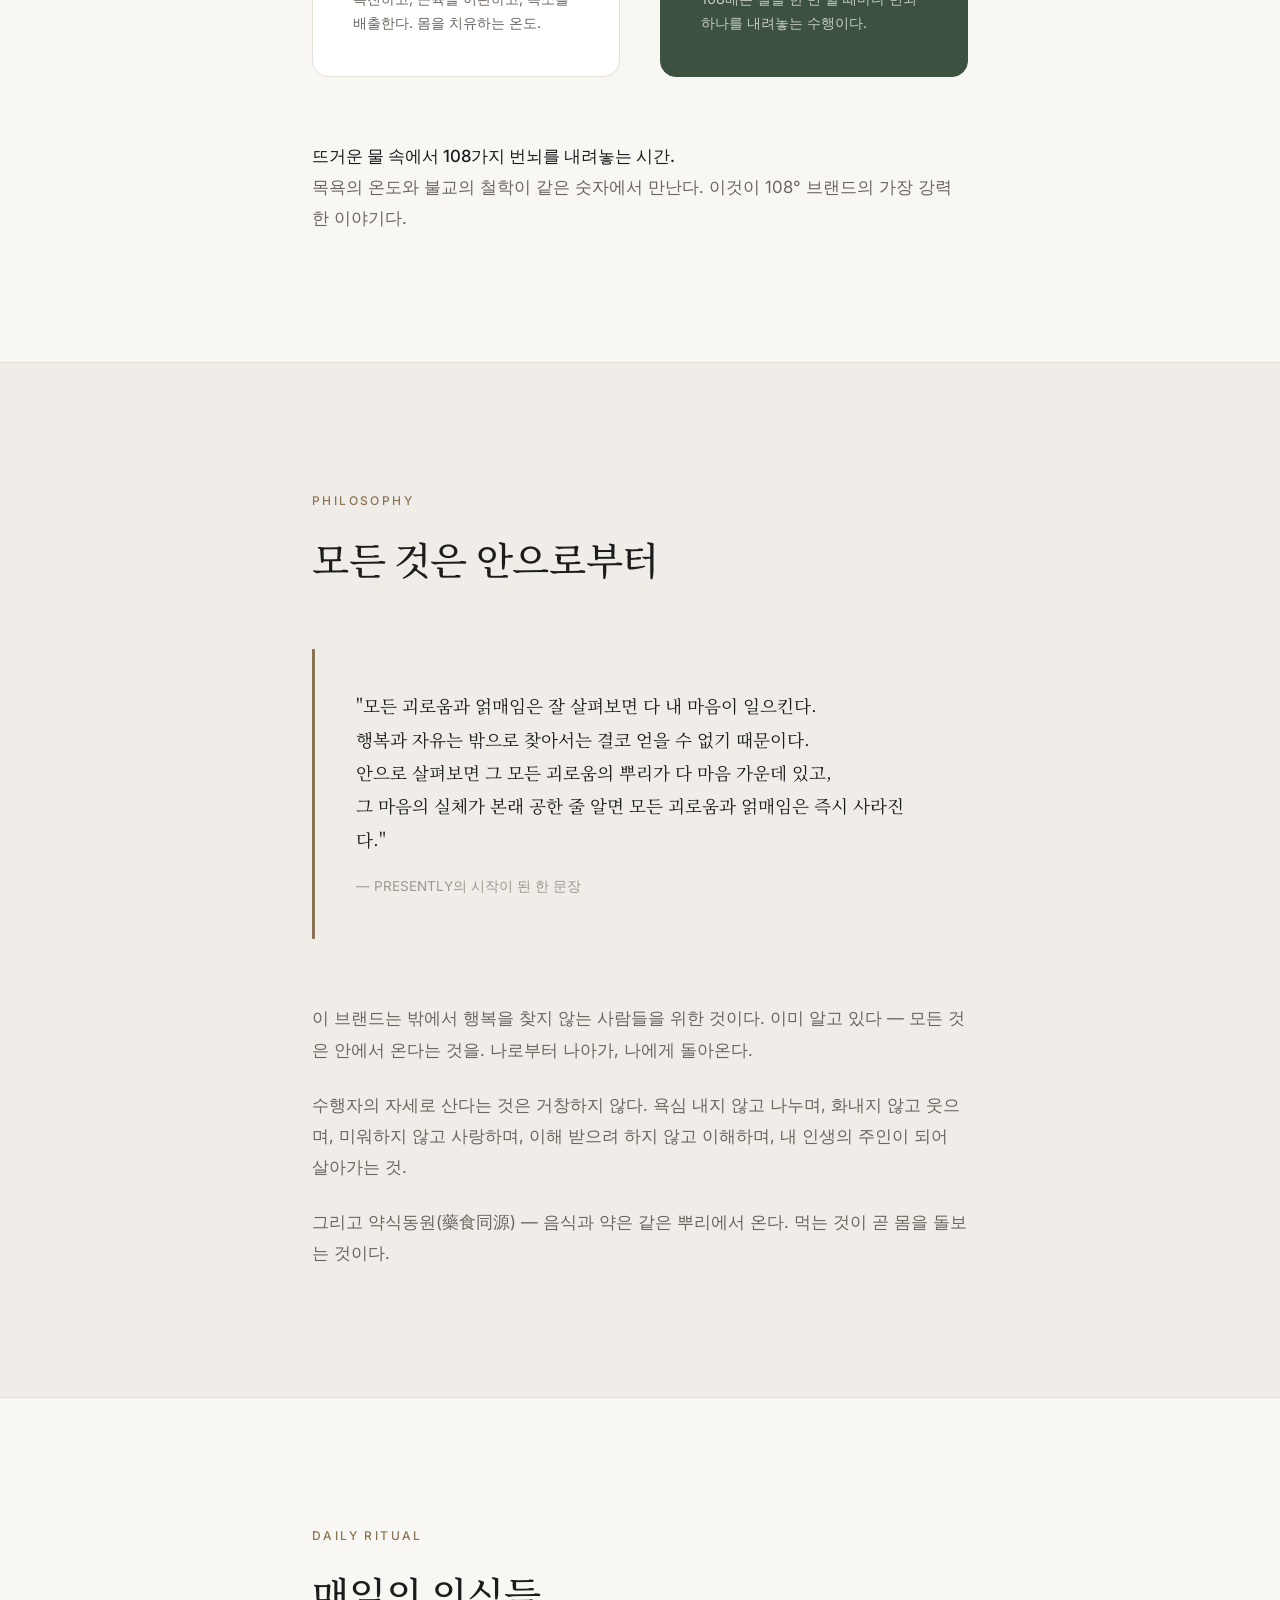
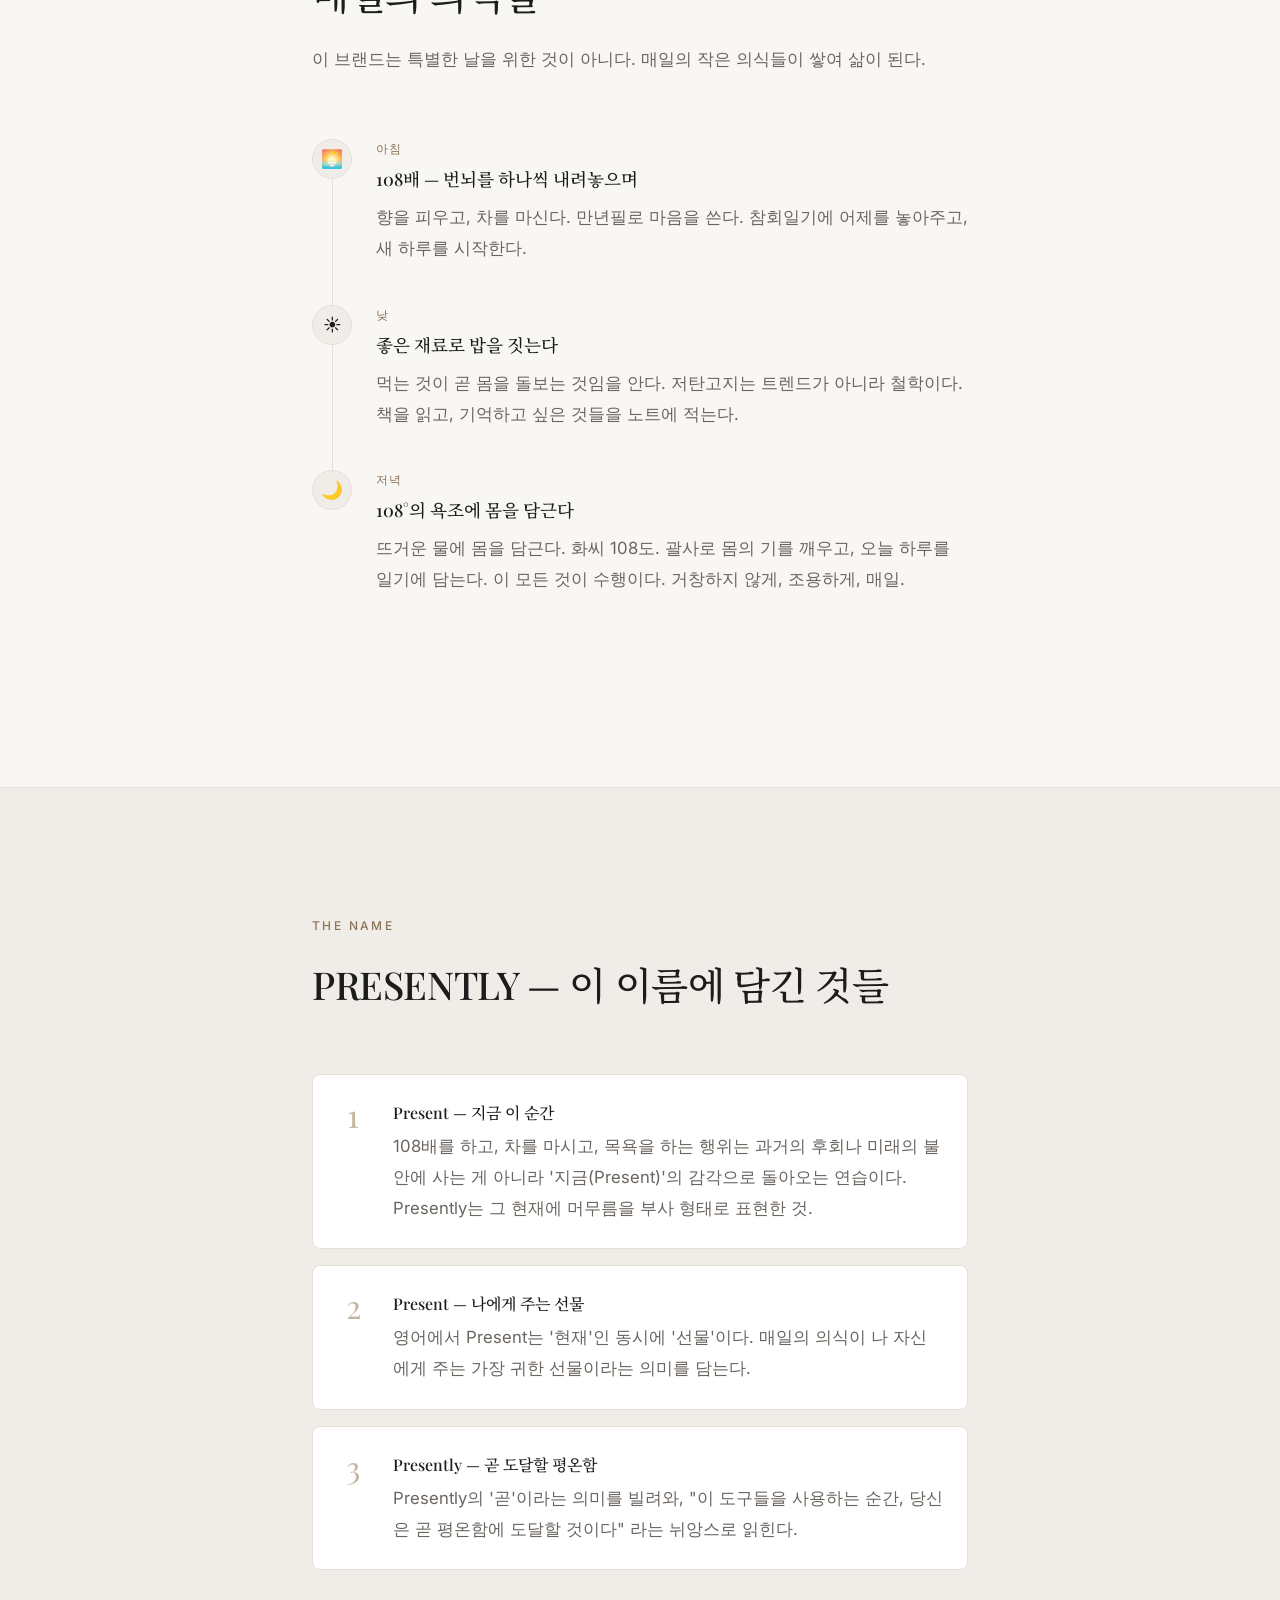
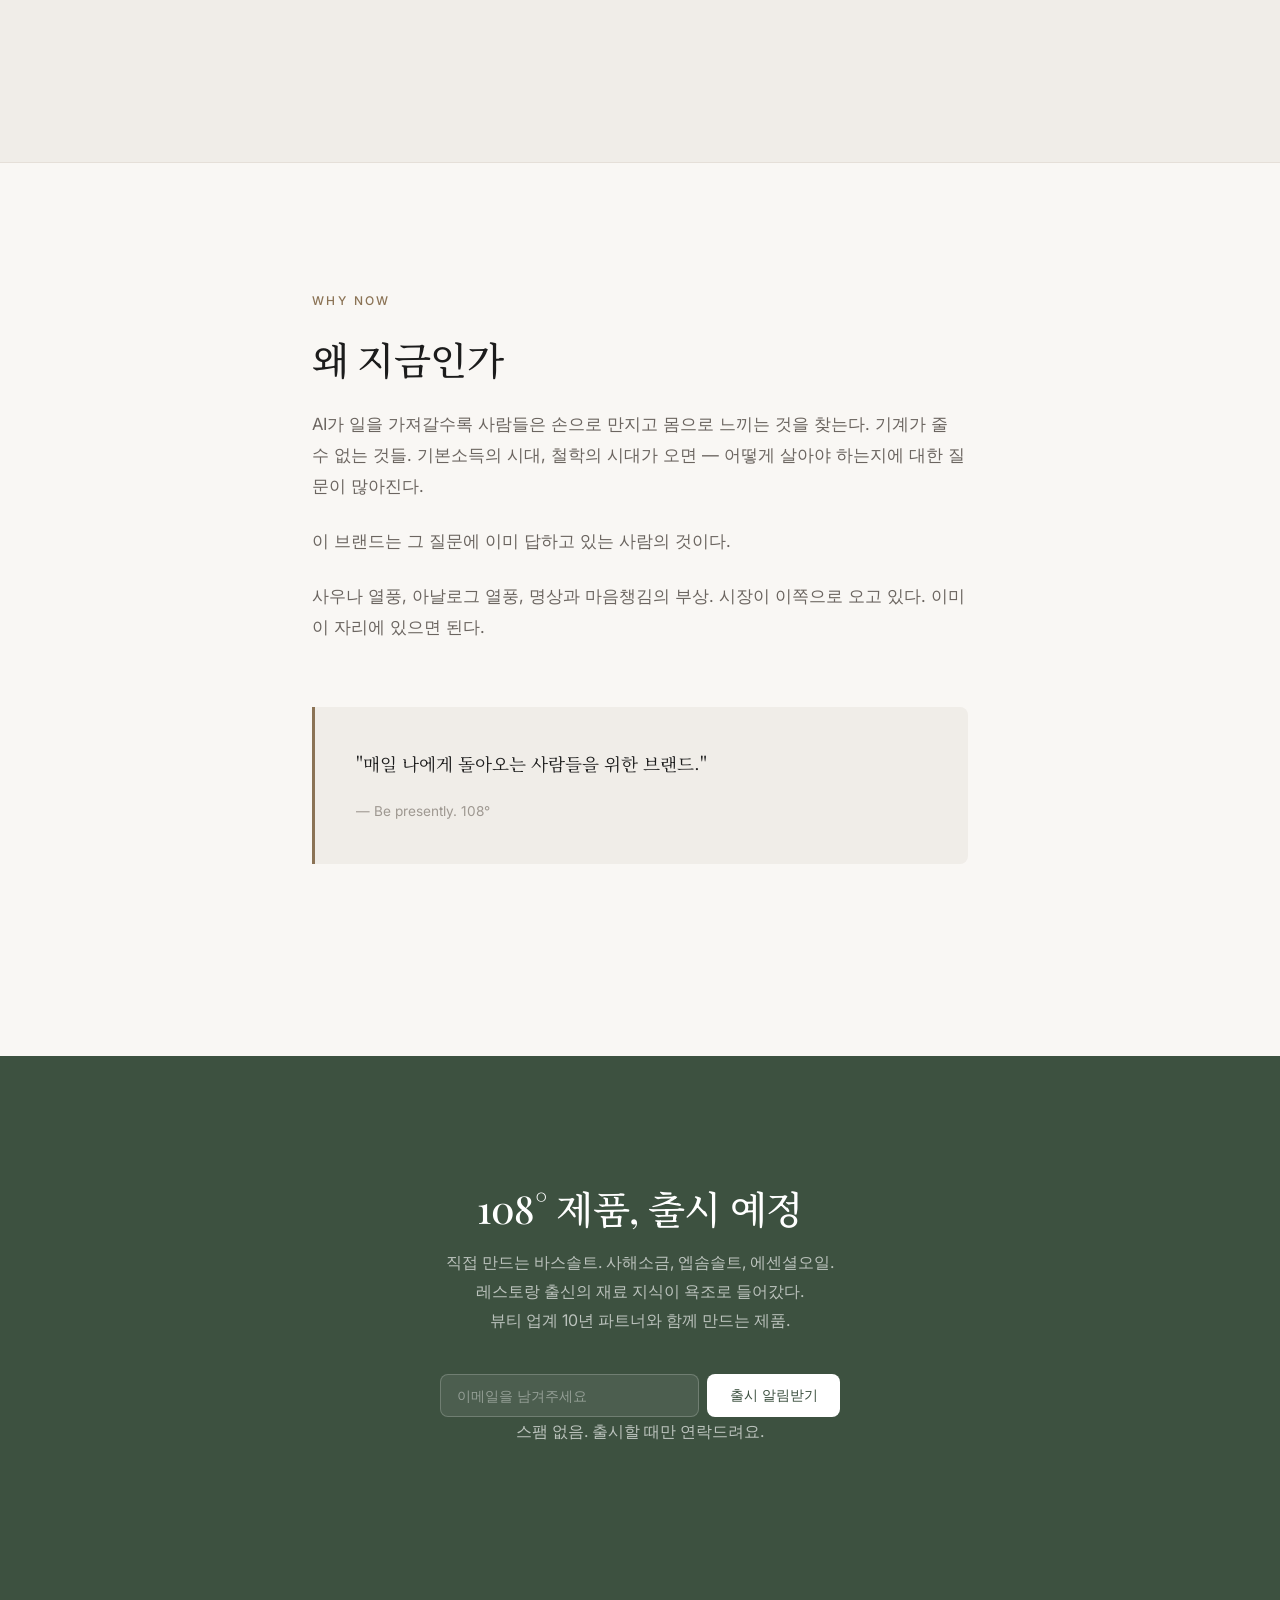
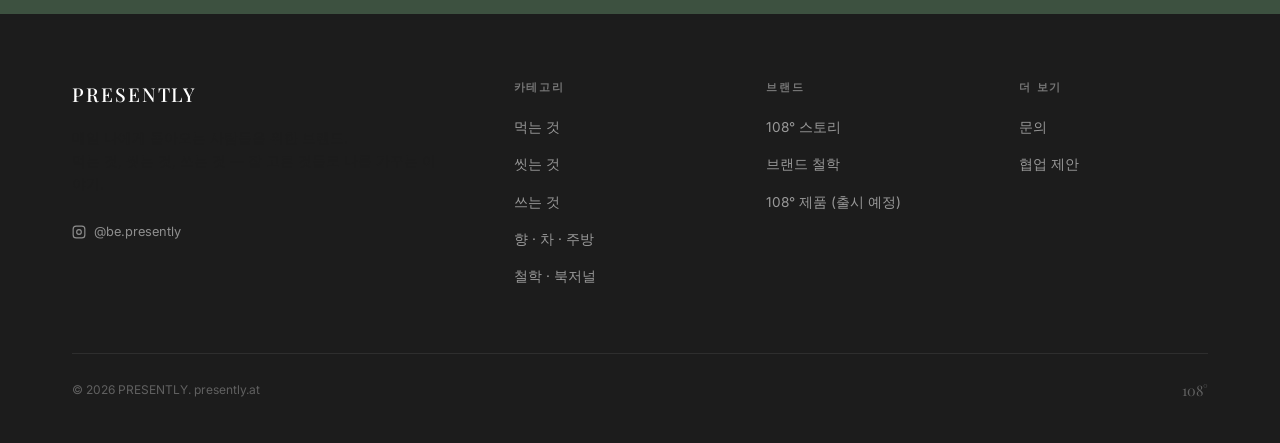
<file: about.html>
<!DOCTYPE html>
<html lang="ko">
<head>
  <meta charset="UTF-8">
  <meta name="viewport" content="width=device-width, initial-scale=1.0">
<!-- Google tag (gtag.js) -->
<script async src="https://www.googletagmanager.com/gtag/js?id=G-NTKXXLTSJP"></script>
<script>
  window.dataLayer = window.dataLayer || [];
  function gtag(){dataLayer.push(arguments);}
  gtag('js', new Date());
  gtag('config', 'G-NTKXXLTSJP');
</script>
  <title>PRESENTLY × 108° — 브랜드 스토리</title>
  <meta name="description" content="화씨 108도는 치유의 목욕 온도. 불교에서 108은 번뇌의 수. 같은 숫자, 같은 방향. 이것이 PRESENTLY × 108°의 시작이다.">
  <meta name="keywords" content="108도, 바스솔트, PRESENTLY, 브랜드 철학, 번뇌, 목욕, 수행, 라이프스타일">
  <meta property="og:title" content="PRESENTLY × 108° — 브랜드 스토리">
  <meta property="og:description" content="화씨 108도와 불교의 108번뇌. 같은 숫자가 만나는 지점에서 이 브랜드가 시작되었다.">
  <meta property="og:type" content="website">
  <link rel="canonical" href="https://presently.at/about.html">
  <link rel="stylesheet" href="css/style.css">
  <style>
    /* About page specific */
    .about-hero {
      min-height: 100vh;
      display: flex;
      align-items: center;
      justify-content: center;
      text-align: center;
      background: var(--sage);
      color: var(--white);
      padding: var(--space-3xl) var(--container-padding);
      position: relative;
      overflow: hidden;
    }
    .about-hero::before {
      content: '108°';
      position: absolute;
      font-family: var(--font-heading);
      font-size: clamp(12rem, 30vw, 24rem);
      font-weight: 400;
      color: rgba(255,255,255,0.04);
      top: 50%;
      left: 50%;
      transform: translate(-50%, -50%);
      white-space: nowrap;
      pointer-events: none;
      user-select: none;
    }
    .about-hero__inner {
      position: relative;
      z-index: 1;
      max-width: 660px;
    }
    .about-hero__eyebrow {
      font-size: 0.8rem;
      letter-spacing: 0.2em;
      text-transform: uppercase;
      color: rgba(255,255,255,0.55);
      display: block;
      margin-bottom: var(--space-md);
    }
    .about-hero__number {
      font-family: var(--font-heading);
      font-size: clamp(4rem, 12vw, 9rem);
      font-weight: 400;
      line-height: 1;
      color: var(--white);
      margin-bottom: var(--space-md);
      letter-spacing: -0.02em;
    }
    .about-hero__title {
      font-family: var(--font-heading);
      font-size: clamp(1.5rem, 3vw, 2.2rem);
      font-weight: 400;
      color: rgba(255,255,255,0.9);
      line-height: 1.4;
      margin-bottom: var(--space-md);
    }
    .about-hero__sub {
      color: rgba(255,255,255,0.65);
      font-size: 1rem;
      line-height: 1.8;
    }

    /* Section: The Number */
    .about-section {
      padding: var(--space-3xl) 0;
    }
    .about-section + .about-section {
      border-top: 1px solid var(--border);
    }
    .about-section--alt {
      background: var(--bg-secondary);
    }
    .about-inner {
      max-width: var(--container-narrow);
      margin: 0 auto;
      padding: 0 var(--container-padding);
    }
    .about-label {
      font-size: 0.75rem;
      letter-spacing: 0.2em;
      text-transform: uppercase;
      color: var(--accent);
      font-weight: 500;
      display: block;
      margin-bottom: var(--space-md);
    }
    .about-section h2 {
      font-size: clamp(1.8rem, 3vw, 2.5rem);
      color: var(--text-primary);
      margin-bottom: var(--space-md);
      line-height: 1.3;
    }
    .about-section p {
      font-size: 1.05rem;
      color: var(--text-secondary);
      line-height: 1.85;
      margin-bottom: var(--space-md);
    }
    .about-section p:last-child { margin-bottom: 0; }
    .about-section strong {
      color: var(--text-primary);
      font-weight: 500;
    }

    /* The 108 split */
    .number-split {
      display: grid;
      grid-template-columns: 1fr 1fr;
      gap: var(--space-lg);
      margin: var(--space-xl) 0;
    }
    @media (max-width: 640px) {
      .number-split { grid-template-columns: 1fr; }
    }
    .number-card {
      padding: var(--space-lg);
      border-radius: var(--radius-lg);
      border: 1px solid var(--border);
      background: var(--bg-card);
    }
    .number-card__num {
      font-family: var(--font-heading);
      font-size: 3.5rem;
      font-weight: 400;
      color: var(--accent);
      line-height: 1;
      margin-bottom: var(--space-sm);
    }
    .number-card__label {
      font-size: 0.8rem;
      letter-spacing: 0.12em;
      text-transform: uppercase;
      color: var(--text-muted);
      margin-bottom: var(--space-sm);
    }
    .number-card h3 {
      font-size: 1.15rem;
      font-weight: 500;
      color: var(--text-primary);
      margin-bottom: 0.75rem;
    }
    .number-card p {
      font-size: 0.9rem;
      color: var(--text-secondary);
      line-height: 1.7;
      margin-bottom: 0;
    }
    .number-card--sage {
      background: var(--sage);
      border-color: var(--sage);
    }
    .number-card--sage .number-card__num,
    .number-card--sage .number-card__label,
    .number-card--sage h3 { color: rgba(255,255,255,0.9); }
    .number-card--sage .number-card__label { color: rgba(255,255,255,0.5); }
    .number-card--sage p { color: rgba(255,255,255,0.7); }

    /* Philosophy */
    .philosophy-block {
      background: var(--bg-secondary);
      border-left: 3px solid var(--accent);
      padding: var(--space-lg) var(--space-lg) var(--space-lg) calc(var(--space-lg) + 1px);
      border-radius: 0 var(--radius-md) var(--radius-md) 0;
      margin: var(--space-xl) 0;
    }
    .philosophy-block blockquote {
      font-family: var(--font-korean);
      font-size: 1.1rem;
      color: var(--text-primary);
      line-height: 1.9;
      font-style: normal;
      margin-bottom: var(--space-sm);
    }
    .philosophy-block cite {
      font-size: 0.85rem;
      color: var(--text-muted);
      font-style: normal;
    }

    /* Daily ritual timeline */
    .ritual-timeline {
      margin: var(--space-xl) 0;
    }
    .ritual-item {
      display: flex;
      gap: var(--space-md);
      padding-bottom: var(--space-lg);
      position: relative;
    }
    .ritual-item::before {
      content: '';
      position: absolute;
      left: calc(2.5rem / 2);
      top: 2.5rem;
      bottom: 0;
      width: 1px;
      background: var(--border);
    }
    .ritual-item:last-child::before { display: none; }
    .ritual-item:last-child { padding-bottom: 0; }
    .ritual-item__time {
      width: 2.5rem;
      height: 2.5rem;
      border-radius: 50%;
      background: var(--bg-secondary);
      border: 1px solid var(--border);
      display: flex;
      align-items: center;
      justify-content: center;
      font-size: 1.1rem;
      flex-shrink: 0;
      position: relative;
      z-index: 1;
    }
    .ritual-item__body {}
    .ritual-item__label {
      font-size: 0.75rem;
      letter-spacing: 0.1em;
      text-transform: uppercase;
      color: var(--accent);
      font-weight: 500;
      margin-bottom: 0.3rem;
    }
    .ritual-item__title {
      font-family: var(--font-heading);
      font-size: 1.1rem;
      font-weight: 500;
      color: var(--text-primary);
      margin-bottom: 0.5rem;
    }
    .ritual-item__desc {
      font-size: 0.92rem;
      color: var(--text-secondary);
      line-height: 1.75;
    }

    /* PRESENTLY name */
    .name-meanings {
      display: grid;
      gap: var(--space-sm);
      margin: var(--space-xl) 0;
    }
    .name-meaning {
      display: flex;
      align-items: flex-start;
      gap: var(--space-md);
      padding: var(--space-md);
      border: 1px solid var(--border);
      border-radius: var(--radius-md);
      background: var(--bg-card);
    }
    .name-meaning__num {
      font-family: var(--font-heading);
      font-size: 2rem;
      font-weight: 400;
      color: var(--accent-light);
      line-height: 1;
      flex-shrink: 0;
      width: 2rem;
      text-align: center;
    }
    .name-meaning__body {}
    .name-meaning__en {
      font-family: var(--font-heading);
      font-size: 1rem;
      font-weight: 500;
      color: var(--text-primary);
      margin-bottom: 0.3rem;
    }
    .name-meaning__kr {
      font-size: 0.88rem;
      color: var(--text-secondary);
      line-height: 1.6;
    }

    /* Products teaser */
    .products-teaser {
      background: var(--sage);
      color: var(--white);
      padding: var(--space-3xl) 0;
      text-align: center;
    }
    .products-teaser h2 {
      font-size: clamp(1.6rem, 3vw, 2.4rem);
      color: var(--white);
      margin-bottom: var(--space-sm);
    }
    .products-teaser p {
      color: rgba(255,255,255,0.65);
      max-width: 540px;
      margin: 0 auto var(--space-lg);
      font-size: 1rem;
      line-height: 1.8;
    }
    .notify-form {
      display: flex;
      gap: 0.5rem;
      max-width: 400px;
      margin: 0 auto;
    }
    @media (max-width: 480px) {
      .notify-form { flex-direction: column; }
    }
    .notify-form input {
      flex: 1;
      padding: 0.75rem 1rem;
      border-radius: var(--radius-md);
      border: 1px solid rgba(255,255,255,0.2);
      background: rgba(255,255,255,0.08);
      color: var(--white);
      font-family: var(--font-body);
      font-size: 0.9rem;
    }
    .notify-form input::placeholder { color: rgba(255,255,255,0.4); }
    .notify-form input:focus { outline: none; border-color: rgba(255,255,255,0.5); }
    .notify-form button {
      padding: 0.75rem 1.4rem;
      border-radius: var(--radius-md);
      border: none;
      background: var(--white);
      color: var(--sage);
      font-family: var(--font-body);
      font-size: 0.9rem;
      font-weight: 500;
      cursor: pointer;
      transition: opacity var(--transition);
      white-space: nowrap;
    }
    .notify-form button:hover { opacity: 0.85; }
    .notify-note {
      margin-top: var(--space-sm);
      font-size: 0.78rem;
      color: rgba(255,255,255,0.35);
    }
  </style>

  <script type="application/ld+json">
  {
    "@context": "https://schema.org",
    "@type": "AboutPage",
    "name": "PRESENTLY × 108° 브랜드 스토리",
    "url": "https://presently.at/about.html",
    "description": "화씨 108도는 치유의 목욕 온도. 불교에서 108은 번뇌의 수. 같은 숫자, 같은 방향. 이것이 PRESENTLY × 108°의 시작이다.",
    "mainEntityOfPage": {
      "@type": "Organization",
      "name": "PRESENTLY",
      "url": "https://presently.at",
      "sameAs": ["https://instagram.com/be.presently"]
    }
  }
  </script>
  <script type="application/ld+json">
  {
    "@context": "https://schema.org",
    "@type": "FAQPage",
    "mainEntity": [
      {
        "@type": "Question",
        "name": "108°는 무슨 뜻인가요?",
        "acceptedAnswer": {
          "@type": "Answer",
          "text": "108°F는 섭씨 42.2도로, 일본 온센과 치유적 목욕의 온도입니다. 동시에 불교에서 인간이 가진 번뇌의 수가 108가지입니다. 뜨거운 물 속에서 108가지 번뇌를 내려놓는 시간 — 이 두 의미가 만나는 지점이 108° 브랜드의 시작입니다."
        }
      },
      {
        "@type": "Question",
        "name": "PRESENTLY는 무슨 의미인가요?",
        "acceptedAnswer": {
          "@type": "Answer",
          "text": "PRESENTLY는 세 가지 의미를 담고 있습니다. 첫째, 지금 이 순간에 존재한다는 'Present(현재)'의 부사형. 둘째, 매일의 의식이 나 자신에게 주는 'Present(선물)'. 셋째, '곧 평온함에 도달할 것이다'는 Presently의 부사적 의미."
        }
      },
      {
        "@type": "Question",
        "name": "화씨 108도는 몇 도인가요?",
        "acceptedAnswer": {
          "@type": "Answer",
          "text": "화씨 108°F는 섭씨 42.2°C입니다. 이 온도는 일본 전통 온센(온천)의 평균 온도이자 치유적 목욕(therapeutic bath)으로 알려진 온도 범위입니다. 혈액순환을 촉진하고 근육 이완에 효과적입니다."
        }
      }
    ]
  }
  </script>
</head>
<body>

  <!-- Navigation -->
  <nav class="nav" role="navigation" aria-label="메인 네비게이션">
    <div class="nav__inner">
      <a href="/" class="nav__logo" aria-label="PRESENTLY 홈">PRESENTLY<span></span></a>
      <div class="nav__links">
        <a href="/blog.html?cat=food">먹는 것</a>
        <a href="/blog.html?cat=bath">씻는 것</a>
        <a href="/blog.html?cat=stationery">쓰는 것</a>
        <a href="/blog.html?cat=scent">향 · 차 · 주방</a>
        <a href="/blog.html?cat=philosophy">철학</a>
        <a href="/about.html" class="nav__108" aria-current="page">108°</a>
        <a href="https://instagram.com/be.presently" target="_blank" rel="noopener" class="nav__instagram" aria-label="Instagram">
          <svg viewBox="0 0 24 24" fill="none" stroke="currentColor" stroke-width="1.5"><rect x="2" y="2" width="20" height="20" rx="5"/><circle cx="12" cy="12" r="4"/><circle cx="17.5" cy="6.5" r="1" fill="currentColor" stroke="none"/></svg>
          @be.presently
        </a>
      </div>
      <button class="nav__hamburger" aria-label="메뉴" aria-expanded="false">
        <span></span><span></span><span></span>
      </button>
    </div>
  </nav>

  <!-- Hero -->
  <section class="about-hero" id="top" aria-label="108° 브랜드 소개">
    <div class="about-hero__inner">
      <span class="about-hero__eyebrow">be. presently</span>
      <div class="about-hero__number">108°</div>
      <h1 class="about-hero__title">
        뜨거운 물 속에서<br>번뇌를 내려놓는 시간
      </h1>
      <p class="about-hero__sub">
        화씨 108도와 불교의 108번뇌.<br>
        같은 숫자가 만나는 지점에서 이 브랜드가 시작되었다.
      </p>
    </div>
  </section>

  <!-- The Number -->
  <section class="about-section" id="number" aria-label="108의 의미">
    <div class="about-inner">
      <span class="about-label">The Number</span>
      <h2>왜 108인가</h2>
      <p>
        처음에는 우연처럼 보였다. 목욕 온도를 화씨로 변환했더니 108이 나왔다.
        그리고 불교에서 인간의 번뇌를 헤아렸더니 108이었다.
        같은 숫자, 같은 방향.
      </p>
      <p>
        이것이 우연이 아닌 것 같다는 느낌에서 이 브랜드가 시작되었다.
      </p>

      <div class="number-split">
        <div class="number-card">
          <div class="number-card__num">108°F</div>
          <div class="number-card__label">Temperature</div>
          <h3>치유의 목욕 온도</h3>
          <p>
            화씨 108도는 섭씨 42.2도. 일본 온센(온천)의 평균 온도이자 치료용 핫배스의
            이상적인 범위다. 혈액순환을 촉진하고, 근육을 이완하고, 독소를 배출한다.
            몸을 치유하는 온도.
          </p>
        </div>
        <div class="number-card number-card--sage">
          <div class="number-card__num">108</div>
          <div class="number-card__label">Buddhism</div>
          <h3>번뇌의 수</h3>
          <p>
            인간이 가진 번뇌의 수가 108가지. 6가지 감각기관 × 좋음·싫음·중립 3가지 ×
            과거·현재·미래 3가지 = 108. 108배는 절을 한 번 할 때마다
            번뇌 하나를 내려놓는 수행이다.
          </p>
        </div>
      </div>

      <p>
        <strong>뜨거운 물 속에서 108가지 번뇌를 내려놓는 시간.</strong><br>
        목욕의 온도와 불교의 철학이 같은 숫자에서 만난다.
        이것이 108° 브랜드의 가장 강력한 이야기다.
      </p>
    </div>
  </section>

  <!-- Philosophy -->
  <section class="about-section about-section--alt" id="philosophy" aria-label="브랜드 철학">
    <div class="about-inner">
      <span class="about-label">Philosophy</span>
      <h2>모든 것은 안으로부터</h2>

      <div class="philosophy-block">
        <blockquote>
          "모든 괴로움과 얽매임은 잘 살펴보면 다 내 마음이 일으킨다.<br>
          행복과 자유는 밖으로 찾아서는 결코 얻을 수 없기 때문이다.<br>
          안으로 살펴보면 그 모든 괴로움의 뿌리가 다 마음 가운데 있고,<br>
          그 마음의 실체가 본래 공한 줄 알면 모든 괴로움과 얽매임은 즉시 사라진다."
        </blockquote>
        <cite>— PRESENTLY의 시작이 된 한 문장</cite>
      </div>

      <p>
        이 브랜드는 밖에서 행복을 찾지 않는 사람들을 위한 것이다.
        이미 알고 있다 — 모든 것은 안에서 온다는 것을.
        나로부터 나아가, 나에게 돌아온다.
      </p>
      <p>
        수행자의 자세로 산다는 것은 거창하지 않다.
        욕심 내지 않고 나누며, 화내지 않고 웃으며,
        미워하지 않고 사랑하며, 이해 받으려 하지 않고 이해하며,
        내 인생의 주인이 되어 살아가는 것.
      </p>
      <p>
        그리고 약식동원(藥食同源) — 음식과 약은 같은 뿌리에서 온다.
        먹는 것이 곧 몸을 돌보는 것이다.
      </p>
    </div>
  </section>

  <!-- Daily Ritual -->
  <section class="about-section" id="ritual" aria-label="매일의 의식">
    <div class="about-inner">
      <span class="about-label">Daily Ritual</span>
      <h2>매일의 의식들</h2>
      <p>
        이 브랜드는 특별한 날을 위한 것이 아니다.
        매일의 작은 의식들이 쌓여 삶이 된다.
      </p>

      <div class="ritual-timeline">
        <div class="ritual-item">
          <div class="ritual-item__time">🌅</div>
          <div class="ritual-item__body">
            <div class="ritual-item__label">아침</div>
            <div class="ritual-item__title">108배 — 번뇌를 하나씩 내려놓으며</div>
            <p class="ritual-item__desc">
              향을 피우고, 차를 마신다. 만년필로 마음을 쓴다.
              참회일기에 어제를 놓아주고, 새 하루를 시작한다.
            </p>
          </div>
        </div>
        <div class="ritual-item">
          <div class="ritual-item__time">☀️</div>
          <div class="ritual-item__body">
            <div class="ritual-item__label">낮</div>
            <div class="ritual-item__title">좋은 재료로 밥을 짓는다</div>
            <p class="ritual-item__desc">
              먹는 것이 곧 몸을 돌보는 것임을 안다.
              저탄고지는 트렌드가 아니라 철학이다.
              책을 읽고, 기억하고 싶은 것들을 노트에 적는다.
            </p>
          </div>
        </div>
        <div class="ritual-item">
          <div class="ritual-item__time">🌙</div>
          <div class="ritual-item__body">
            <div class="ritual-item__label">저녁</div>
            <div class="ritual-item__title">108°의 욕조에 몸을 담근다</div>
            <p class="ritual-item__desc">
              뜨거운 물에 몸을 담근다. 화씨 108도.
              괄사로 몸의 기를 깨우고, 오늘 하루를 일기에 담는다.
              이 모든 것이 수행이다. 거창하지 않게, 조용하게, 매일.
            </p>
          </div>
        </div>
      </div>
    </div>
  </section>

  <!-- PRESENTLY Name -->
  <section class="about-section about-section--alt" id="name" aria-label="PRESENTLY 이름의 의미">
    <div class="about-inner">
      <span class="about-label">The Name</span>
      <h2>PRESENTLY — 이 이름에 담긴 것들</h2>

      <div class="name-meanings">
        <div class="name-meaning">
          <div class="name-meaning__num">1</div>
          <div class="name-meaning__body">
            <div class="name-meaning__en">Present — 지금 이 순간</div>
            <p class="name-meaning__kr">
              108배를 하고, 차를 마시고, 목욕을 하는 행위는
              과거의 후회나 미래의 불안에 사는 게 아니라
              '지금(Present)'의 감각으로 돌아오는 연습이다.
              Presently는 그 현재에 머무름을 부사 형태로 표현한 것.
            </p>
          </div>
        </div>
        <div class="name-meaning">
          <div class="name-meaning__num">2</div>
          <div class="name-meaning__body">
            <div class="name-meaning__en">Present — 나에게 주는 선물</div>
            <p class="name-meaning__kr">
              영어에서 Present는 '현재'인 동시에 '선물'이다.
              매일의 의식이 나 자신에게 주는 가장 귀한 선물이라는 의미를 담는다.
            </p>
          </div>
        </div>
        <div class="name-meaning">
          <div class="name-meaning__num">3</div>
          <div class="name-meaning__body">
            <div class="name-meaning__en">Presently — 곧 도달할 평온함</div>
            <p class="name-meaning__kr">
              Presently의 '곧'이라는 의미를 빌려와,
              "이 도구들을 사용하는 순간, 당신은 곧 평온함에 도달할 것이다"
              라는 뉘앙스로 읽힌다.
            </p>
          </div>
        </div>
      </div>
    </div>
  </section>

  <!-- Why Now -->
  <section class="about-section" id="why" aria-label="왜 지금인가">
    <div class="about-inner">
      <span class="about-label">Why Now</span>
      <h2>왜 지금인가</h2>
      <p>
        AI가 일을 가져갈수록 사람들은 손으로 만지고 몸으로 느끼는 것을 찾는다.
        기계가 줄 수 없는 것들. 기본소득의 시대, 철학의 시대가 오면
        — 어떻게 살아야 하는지에 대한 질문이 많아진다.
      </p>
      <p>
        이 브랜드는 그 질문에 이미 답하고 있는 사람의 것이다.
      </p>
      <p>
        사우나 열풍, 아날로그 열풍, 명상과 마음챙김의 부상.
        시장이 이쪽으로 오고 있다. 이미 이 자리에 있으면 된다.
      </p>

      <div class="philosophy-block" style="margin-top: var(--space-xl);">
        <blockquote>
          "매일 나에게 돌아오는 사람들을 위한 브랜드."
        </blockquote>
        <cite>— Be presently. 108°</cite>
      </div>
    </div>
  </section>

  <!-- Products Teaser -->
  <section class="products-teaser" id="products" aria-label="108° 제품 출시 예정">
    <div class="container">
      <h2>108° 제품, 출시 예정</h2>
      <p>
        직접 만드는 바스솔트. 사해소금, 엡솜솔트, 에센셜오일.<br>
        레스토랑 출신의 재료 지식이 욕조로 들어갔다.<br>
        뷰티 업계 10년 파트너와 함께 만드는 제품.
      </p>
      <form class="notify-form" id="notify-form" onsubmit="handleNotify(event)">
        <input type="email" name="email" placeholder="이메일을 남겨주세요" required aria-label="이메일">
        <button type="submit">출시 알림받기</button>
      </form>
      <p class="notify-note">스팸 없음. 출시할 때만 연락드려요.</p>
    </div>
  </section>

  <!-- Footer -->
  <footer class="footer" role="contentinfo">
    <div class="container">
      <div class="footer__grid">
        <div>
          <div class="footer__brand-name">PRESENTLY</div>
          <p class="footer__brand-tagline">
            매일 나에게 돌아오는 사람들을 위한 브랜드.<br>
            먹는 것, 씻는 것, 쓰는 것 — 잘 고른 것들로 나를 가꾸는 이야기.
          </p>
          <a href="https://instagram.com/be.presently" target="_blank" rel="noopener" class="footer__instagram">
            <svg width="14" height="14" viewBox="0 0 24 24" fill="none" stroke="currentColor" stroke-width="2"><rect x="2" y="2" width="20" height="20" rx="5"/><circle cx="12" cy="12" r="4"/></svg>
            @be.presently
          </a>
        </div>
        <div>
          <p class="footer__heading">카테고리</p>
          <ul class="footer__links">
            <li><a href="/blog.html?cat=food">먹는 것</a></li>
            <li><a href="/blog.html?cat=bath">씻는 것</a></li>
            <li><a href="/blog.html?cat=stationery">쓰는 것</a></li>
            <li><a href="/blog.html?cat=scent">향 · 차 · 주방</a></li>
            <li><a href="/blog.html?cat=philosophy">철학 · 북저널</a></li>
          </ul>
        </div>
        <div>
          <p class="footer__heading">브랜드</p>
          <ul class="footer__links">
            <li><a href="/about.html">108° 스토리</a></li>
            <li><a href="/about.html#philosophy">브랜드 철학</a></li>
            <li><a href="#products">108° 제품 (출시 예정)</a></li>
          </ul>
        </div>
        <div>
          <p class="footer__heading">더 보기</p>
          <ul class="footer__links">
            <li><a href="#">문의</a></li>
            <li><a href="#">협업 제안</a></li>
          </ul>
        </div>
      </div>
      <div class="footer__bottom">
        <span>© 2026 PRESENTLY. presently.at</span>
        <span class="footer__bottom-108">108°</span>
      </div>
    </div>
  </footer>

  <script src="js/main.js"></script>
  <script>
    function handleNotify(e) {
      e.preventDefault();
      const email = e.target.email.value;
      const btn = e.target.querySelector('button');
      btn.textContent = '✓ 등록됐어요!';
      btn.disabled = true;
      // TODO: connect to email service (Mailchimp, ConvertKit, etc.)
      console.log('Notify signup:', email);
    }
  </script>
</body>
</html>
</file>
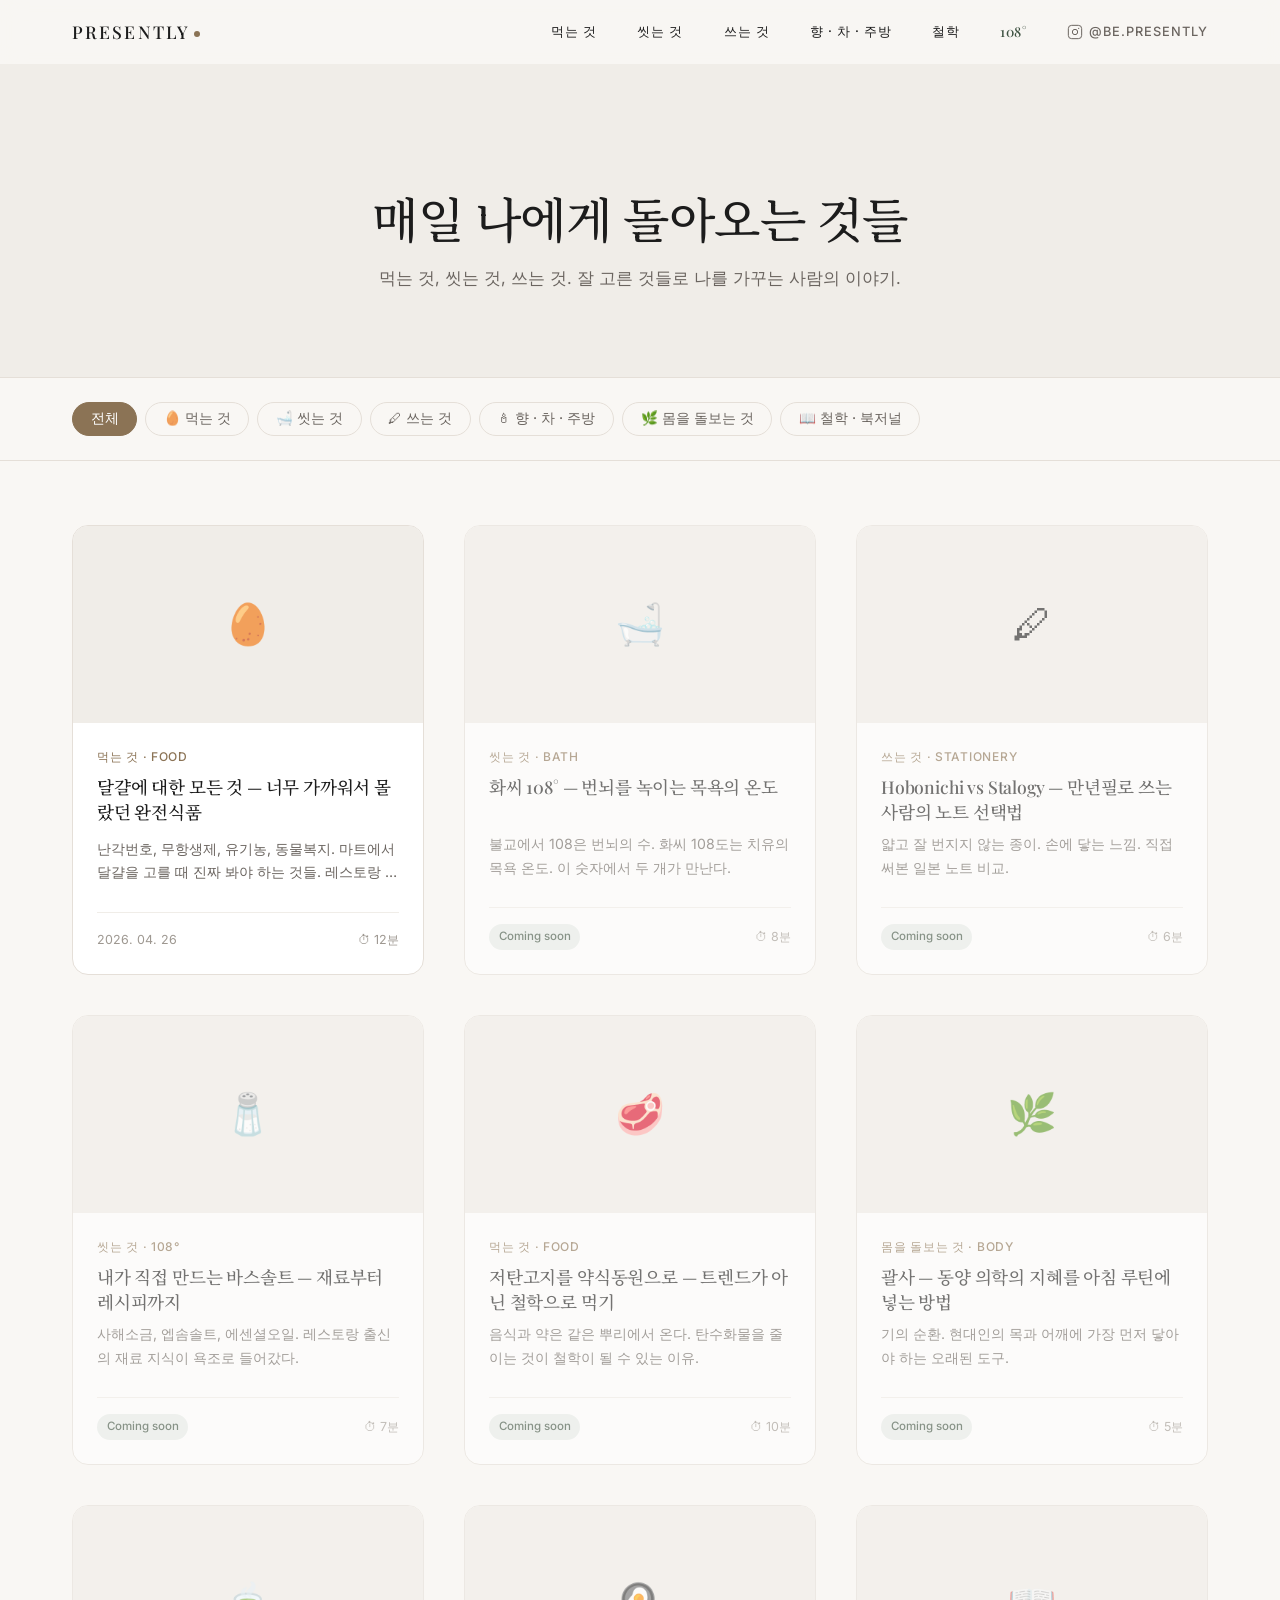
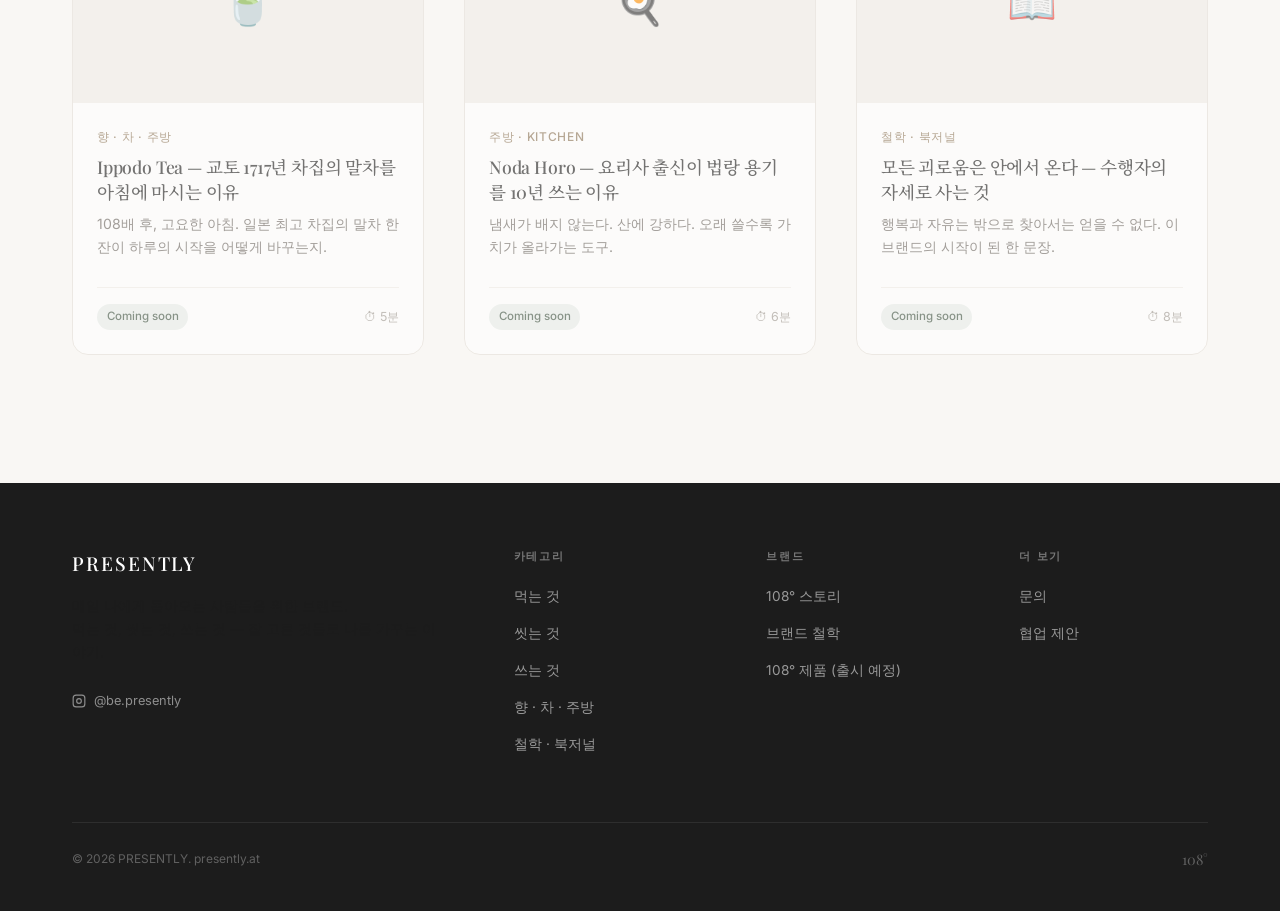
<file: blog.html>
<!DOCTYPE html>
<html lang="ko">
<head>
  <meta charset="UTF-8">
  <meta name="viewport" content="width=device-width, initial-scale=1.0">
<!-- Google tag (gtag.js) -->
<script async src="https://www.googletagmanager.com/gtag/js?id=G-NTKXXLTSJP"></script>
<script>
  window.dataLayer = window.dataLayer || [];
  function gtag(){dataLayer.push(arguments);}
  gtag('js', new Date());
  gtag('config', 'G-NTKXXLTSJP');
</script>
  <title>글 목록 — PRESENTLY</title>
  <meta name="description" content="먹는 것, 씻는 것, 쓰는 것. PRESENTLY가 매일 정리하는 잘 고른 것들에 대한 이야기.">
  <meta name="keywords" content="PRESENTLY, 라이프스타일, 달걀, 바스솔트, 일본문구, 목욕, 저탄고지, 약식동원">
  <meta property="og:title" content="글 목록 — PRESENTLY">
  <meta property="og:description" content="먹는 것, 씻는 것, 쓰는 것. 잘 고른 것들로 나를 가꾸는 이야기.">
  <meta property="og:type" content="website">
  <link rel="canonical" href="https://presently.at/blog.html">
  <link rel="stylesheet" href="css/style.css">
  <style>
    /* Blog-specific styles */
    .blog-hero {
      padding: calc(var(--space-3xl) + 60px) 0 var(--space-xl);
      text-align: center;
      background: var(--bg-secondary);
      border-bottom: 1px solid var(--border);
    }
    .blog-hero h1 {
      font-size: clamp(2rem, 4vw, 3rem);
      color: var(--text-primary);
      margin-bottom: var(--space-sm);
    }
    .blog-hero p {
      color: var(--text-secondary);
      font-size: 1.05rem;
    }

    /* Filter tabs */
    .filter-bar {
      padding: var(--space-md) 0;
      background: var(--bg-primary);
      border-bottom: 1px solid var(--border);
      position: sticky;
      top: 60px;
      z-index: 90;
      backdrop-filter: blur(10px);
      -webkit-backdrop-filter: blur(10px);
    }
    .filter-bar__inner {
      max-width: var(--container-max);
      margin: 0 auto;
      padding: 0 var(--container-padding);
      display: flex;
      gap: var(--space-xs);
      overflow-x: auto;
      scrollbar-width: none;
      -ms-overflow-style: none;
      align-items: center;
    }
    .filter-bar__inner::-webkit-scrollbar { display: none; }

    .filter-btn {
      flex-shrink: 0;
      padding: 0.45rem 1.1rem;
      border-radius: 100px;
      border: 1px solid var(--border);
      background: transparent;
      color: var(--text-secondary);
      font-family: var(--font-body);
      font-size: 0.85rem;
      cursor: pointer;
      transition: all var(--transition);
      white-space: nowrap;
    }
    .filter-btn:hover {
      border-color: var(--accent);
      color: var(--accent);
    }
    .filter-btn.active {
      background: var(--accent);
      border-color: var(--accent);
      color: var(--white);
      font-weight: 500;
    }

    /* Blog grid */
    .blog-section {
      padding: var(--space-xl) 0 var(--space-3xl);
    }
    .blog-grid {
      display: grid;
      grid-template-columns: repeat(3, 1fr);
      gap: var(--space-lg);
    }
    @media (max-width: 1024px) {
      .blog-grid { grid-template-columns: repeat(2, 1fr); }
    }
    @media (max-width: 640px) {
      .blog-grid { grid-template-columns: 1fr; gap: var(--space-md); }
    }

    /* Post card (blog version — slightly different) */
    .blog-card {
      display: flex;
      flex-direction: column;
      border: 1px solid var(--border);
      border-radius: var(--radius-lg);
      overflow: hidden;
      background: var(--bg-card);
      transition: transform var(--transition), box-shadow var(--transition);
      text-decoration: none;
      color: inherit;
    }
    .blog-card:hover {
      transform: translateY(-4px);
      box-shadow: 0 12px 32px rgba(0,0,0,0.08);
    }
    .blog-card--coming-soon {
      opacity: 0.6;
      pointer-events: none;
    }
    .blog-card__thumb {
      aspect-ratio: 16 / 9;
      background: var(--bg-secondary);
      display: flex;
      align-items: center;
      justify-content: center;
      font-size: 2.5rem;
    }
    .blog-card__body {
      padding: var(--space-md);
      flex: 1;
      display: flex;
      flex-direction: column;
      gap: 0.5rem;
    }
    .blog-card__cat {
      font-size: 0.75rem;
      font-weight: 500;
      letter-spacing: 0.06em;
      text-transform: uppercase;
      color: var(--accent);
    }
    .blog-card__title {
      font-family: var(--font-heading);
      font-size: 1.1rem;
      font-weight: 500;
      line-height: 1.4;
      color: var(--text-primary);
      flex: 1;
    }
    .blog-card__excerpt {
      font-size: 0.88rem;
      color: var(--text-secondary);
      line-height: 1.65;
      display: -webkit-box;
      -webkit-line-clamp: 2;
      -webkit-box-orient: vertical;
      overflow: hidden;
    }
    .blog-card__meta {
      display: flex;
      align-items: center;
      justify-content: space-between;
      font-size: 0.78rem;
      color: var(--text-muted);
      margin-top: auto;
      padding-top: var(--space-sm);
      border-top: 1px solid var(--border-light);
    }
    .blog-card__badge {
      font-size: 0.72rem;
      background: var(--sage-light);
      color: var(--sage);
      padding: 0.2rem 0.6rem;
      border-radius: 100px;
      font-weight: 500;
    }

    /* Empty state */
    .empty-state {
      grid-column: 1 / -1;
      text-align: center;
      padding: var(--space-3xl) var(--space-md);
      color: var(--text-muted);
    }
    .empty-state__icon { font-size: 3rem; margin-bottom: var(--space-sm); }
    .empty-state h3 { font-size: 1.2rem; color: var(--text-secondary); margin-bottom: 0.5rem; }

    /* Hidden for filter */
    .blog-card[data-hidden="true"] { display: none; }
  </style>

  <script type="application/ld+json">
  {
    "@context": "https://schema.org",
    "@type": "Blog",
    "name": "PRESENTLY",
    "url": "https://presently.at/blog.html",
    "description": "먹는 것, 씻는 것, 쓰는 것. 잘 고른 것들로 나를 가꾸는 이야기.",
    "publisher": {
      "@type": "Organization",
      "name": "PRESENTLY",
      "url": "https://presently.at"
    }
  }
  </script>
</head>
<body>

  <!-- Navigation -->
  <nav class="nav" role="navigation" aria-label="메인 네비게이션">
    <div class="nav__inner">
      <a href="/" class="nav__logo" aria-label="PRESENTLY 홈">PRESENTLY<span></span></a>
      <div class="nav__links">
        <a href="/blog.html?cat=food">먹는 것</a>
        <a href="/blog.html?cat=bath">씻는 것</a>
        <a href="/blog.html?cat=stationery">쓰는 것</a>
        <a href="/blog.html?cat=scent">향 · 차 · 주방</a>
        <a href="/blog.html?cat=philosophy">철학</a>
        <a href="/about.html" class="nav__108">108°</a>
        <a href="https://instagram.com/be.presently" target="_blank" rel="noopener" class="nav__instagram" aria-label="Instagram">
          <svg viewBox="0 0 24 24" fill="none" stroke="currentColor" stroke-width="1.5"><rect x="2" y="2" width="20" height="20" rx="5"/><circle cx="12" cy="12" r="4"/><circle cx="17.5" cy="6.5" r="1" fill="currentColor" stroke="none"/></svg>
          @be.presently
        </a>
      </div>
      <button class="nav__hamburger" aria-label="메뉴" aria-expanded="false">
        <span></span><span></span><span></span>
      </button>
    </div>
  </nav>

  <!-- Blog Hero -->
  <section class="blog-hero" aria-label="블로그 소개">
    <div class="container">
      <h1>매일 나에게 돌아오는 것들</h1>
      <p>먹는 것, 씻는 것, 쓰는 것. 잘 고른 것들로 나를 가꾸는 사람의 이야기.</p>
    </div>
  </section>

  <!-- Filter Bar -->
  <div class="filter-bar" role="navigation" aria-label="카테고리 필터">
    <div class="filter-bar__inner">
      <button class="filter-btn active" data-cat="all">전체</button>
      <button class="filter-btn" data-cat="food">🥚 먹는 것</button>
      <button class="filter-btn" data-cat="bath">🛁 씻는 것</button>
      <button class="filter-btn" data-cat="stationery">🖊 쓰는 것</button>
      <button class="filter-btn" data-cat="scent">🕯 향 · 차 · 주방</button>
      <button class="filter-btn" data-cat="body">🌿 몸을 돌보는 것</button>
      <button class="filter-btn" data-cat="philosophy">📖 철학 · 북저널</button>
    </div>
  </div>

  <!-- Blog Posts -->
  <main class="blog-section">
    <div class="container">
      <div class="blog-grid" id="blog-grid">

        <!-- ✅ PUBLISHED: 달걀 -->
        <a href="/posts/egg-guide/" class="blog-card" data-cat="food">
          <div class="blog-card__thumb">🥚</div>
          <div class="blog-card__body">
            <div class="blog-card__cat">먹는 것 · Food</div>
            <h2 class="blog-card__title">달걀에 대한 모든 것 — 너무 가까워서 몰랐던 완전식품</h2>
            <p class="blog-card__excerpt">
              난각번호, 무항생제, 유기농, 동물복지. 마트에서 달걀을 고를 때 진짜 봐야 하는 것들. 레스토랑 출신이 정리한 달걀 선택 완전 가이드.
            </p>
            <div class="blog-card__meta">
              <span>2026. 04. 26</span>
              <span>⏱ 12분</span>
            </div>
          </div>
        </a>

        <!-- Coming soon: 108° 목욕 -->
        <a href="#" class="blog-card blog-card--coming-soon" data-cat="bath">
          <div class="blog-card__thumb">🛁</div>
          <div class="blog-card__body">
            <div class="blog-card__cat">씻는 것 · Bath</div>
            <h2 class="blog-card__title">화씨 108° — 번뇌를 녹이는 목욕의 온도</h2>
            <p class="blog-card__excerpt">
              불교에서 108은 번뇌의 수. 화씨 108도는 치유의 목욕 온도. 이 숫자에서 두 개가 만난다.
            </p>
            <div class="blog-card__meta">
              <span class="blog-card__badge">Coming soon</span>
              <span>⏱ 8분</span>
            </div>
          </div>
        </a>

        <!-- Coming soon: 호보니치 vs 스탈로지 -->
        <a href="#" class="blog-card blog-card--coming-soon" data-cat="stationery">
          <div class="blog-card__thumb">🖊</div>
          <div class="blog-card__body">
            <div class="blog-card__cat">쓰는 것 · Stationery</div>
            <h2 class="blog-card__title">Hobonichi vs Stalogy — 만년필로 쓰는 사람의 노트 선택법</h2>
            <p class="blog-card__excerpt">
              얇고 잘 번지지 않는 종이. 손에 닿는 느낌. 직접 써본 일본 노트 비교.
            </p>
            <div class="blog-card__meta">
              <span class="blog-card__badge">Coming soon</span>
              <span>⏱ 6분</span>
            </div>
          </div>
        </a>

        <!-- Coming soon: 바스솔트 레시피 -->
        <a href="#" class="blog-card blog-card--coming-soon" data-cat="bath">
          <div class="blog-card__thumb">🧂</div>
          <div class="blog-card__body">
            <div class="blog-card__cat">씻는 것 · 108°</div>
            <h2 class="blog-card__title">내가 직접 만드는 바스솔트 — 재료부터 레시피까지</h2>
            <p class="blog-card__excerpt">
              사해소금, 엡솜솔트, 에센셜오일. 레스토랑 출신의 재료 지식이 욕조로 들어갔다.
            </p>
            <div class="blog-card__meta">
              <span class="blog-card__badge">Coming soon</span>
              <span>⏱ 7분</span>
            </div>
          </div>
        </a>

        <!-- Coming soon: 저탄고지 -->
        <a href="#" class="blog-card blog-card--coming-soon" data-cat="food">
          <div class="blog-card__thumb">🥩</div>
          <div class="blog-card__body">
            <div class="blog-card__cat">먹는 것 · Food</div>
            <h2 class="blog-card__title">저탄고지를 약식동원으로 — 트렌드가 아닌 철학으로 먹기</h2>
            <p class="blog-card__excerpt">
              음식과 약은 같은 뿌리에서 온다. 탄수화물을 줄이는 것이 철학이 될 수 있는 이유.
            </p>
            <div class="blog-card__meta">
              <span class="blog-card__badge">Coming soon</span>
              <span>⏱ 10분</span>
            </div>
          </div>
        </a>

        <!-- Coming soon: 괄사 -->
        <a href="#" class="blog-card blog-card--coming-soon" data-cat="body">
          <div class="blog-card__thumb">🌿</div>
          <div class="blog-card__body">
            <div class="blog-card__cat">몸을 돌보는 것 · Body</div>
            <h2 class="blog-card__title">괄사 — 동양 의학의 지혜를 아침 루틴에 넣는 방법</h2>
            <p class="blog-card__excerpt">
              기의 순환. 현대인의 목과 어깨에 가장 먼저 닿아야 하는 오래된 도구.
            </p>
            <div class="blog-card__meta">
              <span class="blog-card__badge">Coming soon</span>
              <span>⏱ 5분</span>
            </div>
          </div>
        </a>

        <!-- Coming soon: Ippodo 차 -->
        <a href="#" class="blog-card blog-card--coming-soon" data-cat="scent">
          <div class="blog-card__thumb">🍵</div>
          <div class="blog-card__body">
            <div class="blog-card__cat">향 · 차 · 주방</div>
            <h2 class="blog-card__title">Ippodo Tea — 교토 1717년 차집의 말차를 아침에 마시는 이유</h2>
            <p class="blog-card__excerpt">
              108배 후, 고요한 아침. 일본 최고 차집의 말차 한 잔이 하루의 시작을 어떻게 바꾸는지.
            </p>
            <div class="blog-card__meta">
              <span class="blog-card__badge">Coming soon</span>
              <span>⏱ 5분</span>
            </div>
          </div>
        </a>

        <!-- Coming soon: Noda Horo -->
        <a href="#" class="blog-card blog-card--coming-soon" data-cat="scent">
          <div class="blog-card__thumb">🍳</div>
          <div class="blog-card__body">
            <div class="blog-card__cat">주방 · Kitchen</div>
            <h2 class="blog-card__title">Noda Horo — 요리사 출신이 법랑 용기를 10년 쓰는 이유</h2>
            <p class="blog-card__excerpt">
              냄새가 배지 않는다. 산에 강하다. 오래 쓸수록 가치가 올라가는 도구.
            </p>
            <div class="blog-card__meta">
              <span class="blog-card__badge">Coming soon</span>
              <span>⏱ 6분</span>
            </div>
          </div>
        </a>

        <!-- Coming soon: 철학 -->
        <a href="#" class="blog-card blog-card--coming-soon" data-cat="philosophy">
          <div class="blog-card__thumb">📖</div>
          <div class="blog-card__body">
            <div class="blog-card__cat">철학 · 북저널</div>
            <h2 class="blog-card__title">모든 괴로움은 안에서 온다 — 수행자의 자세로 사는 것</h2>
            <p class="blog-card__excerpt">
              행복과 자유는 밖으로 찾아서는 얻을 수 없다. 이 브랜드의 시작이 된 한 문장.
            </p>
            <div class="blog-card__meta">
              <span class="blog-card__badge">Coming soon</span>
              <span>⏱ 8분</span>
            </div>
          </div>
        </a>

      </div>
    </div>
  </main>

  <!-- Footer -->
  <footer class="footer" role="contentinfo">
    <div class="container">
      <div class="footer__grid">
        <div>
          <div class="footer__brand-name">PRESENTLY</div>
          <p class="footer__brand-tagline">
            매일 나에게 돌아오는 사람들을 위한 브랜드.<br>
            먹는 것, 씻는 것, 쓰는 것 — 잘 고른 것들로 나를 가꾸는 이야기.
          </p>
          <a href="https://instagram.com/be.presently" target="_blank" rel="noopener" class="footer__instagram">
            <svg width="14" height="14" viewBox="0 0 24 24" fill="none" stroke="currentColor" stroke-width="2"><rect x="2" y="2" width="20" height="20" rx="5"/><circle cx="12" cy="12" r="4"/></svg>
            @be.presently
          </a>
        </div>
        <div>
          <p class="footer__heading">카테고리</p>
          <ul class="footer__links">
            <li><a href="/blog.html?cat=food">먹는 것</a></li>
            <li><a href="/blog.html?cat=bath">씻는 것</a></li>
            <li><a href="/blog.html?cat=stationery">쓰는 것</a></li>
            <li><a href="/blog.html?cat=scent">향 · 차 · 주방</a></li>
            <li><a href="/blog.html?cat=philosophy">철학 · 북저널</a></li>
          </ul>
        </div>
        <div>
          <p class="footer__heading">브랜드</p>
          <ul class="footer__links">
            <li><a href="/about.html">108° 스토리</a></li>
            <li><a href="/about.html#philosophy">브랜드 철학</a></li>
            <li><a href="#">108° 제품 (출시 예정)</a></li>
          </ul>
        </div>
        <div>
          <p class="footer__heading">더 보기</p>
          <ul class="footer__links">
            <li><a href="#">문의</a></li>
            <li><a href="#">협업 제안</a></li>
          </ul>
        </div>
      </div>
      <div class="footer__bottom">
        <span>© 2026 PRESENTLY. presently.at</span>
        <span class="footer__bottom-108">108°</span>
      </div>
    </div>
  </footer>

  <script src="js/main.js"></script>
  <script>
    // Category filter logic
    const filterBtns = document.querySelectorAll('.filter-btn');
    const cards = document.querySelectorAll('.blog-card');

    function applyFilter(cat) {
      filterBtns.forEach(btn => {
        btn.classList.toggle('active', btn.dataset.cat === cat);
        btn.setAttribute('aria-pressed', btn.dataset.cat === cat);
      });
      cards.forEach(card => {
        if (cat === 'all' || card.dataset.cat === cat) {
          card.removeAttribute('data-hidden');
        } else {
          card.setAttribute('data-hidden', 'true');
        }
      });
    }

    // Read URL param
    const params = new URLSearchParams(window.location.search);
    const initialCat = params.get('cat') || 'all';
    applyFilter(initialCat);

    // Button clicks
    filterBtns.forEach(btn => {
      btn.addEventListener('click', () => {
        const cat = btn.dataset.cat;
        applyFilter(cat);
        // Update URL without reload
        const url = cat === 'all' ? '/blog.html' : `/blog.html?cat=${cat}`;
        history.replaceState(null, '', url);
      });
    });
  </script>
</body>
</html>
</file>
<file: css/article.css>
/* =========================================================
   PRESENTLY — Article page stylesheet
   Shared across /posts/{slug}/index.html
   Matches magazine design system from homepage
   ========================================================= */

* { box-sizing: border-box; margin: 0; padding: 0; }

:root {
  --bg: #FBF8F2;
  --bg-2: #F2EDE2;
  --bg-card: #FFFFFF;
  --ink: #1A1A1A;
  --ink-2: #4A4540;
  --ink-3: #8A8278;
  --line: #E5DDCD;
  --line-2: #F0EADD;
  --accent: #B85C3C;
  --sage: #3D5140;

  --serif-en: 'Spectral', 'Nanum Myeongjo', Georgia, serif;
  --serif-kr: 'Nanum Myeongjo', 'Spectral', serif;
  --serif-han: 'Nanum Myeongjo', 'Spectral', serif;
  --logo-font: 'Spectral', 'Nanum Myeongjo', Georgia, serif;
  --logo-weight: 600;
  --logo-letter: 0.04em;
  --sans: 'Inter', -apple-system, BlinkMacSystemFont, sans-serif;

  --max: 1100px;
  --read-max: 720px;
  --gutter-mobile: 18px;
  --gutter-desk: 32px;
}

html { scroll-behavior: smooth; }
body {
  font-family: var(--serif-kr);
  font-size: 17px;
  line-height: 1.7;
  color: var(--ink);
  background: var(--bg);
  -webkit-font-smoothing: antialiased;
  overflow-x: hidden;
}
img { max-width: 100%; display: block; height: auto; }
a { color: inherit; text-decoration: none; }
button { background: none; border: 0; cursor: pointer; font: inherit; color: inherit; }

/* =========================================================
   STICKY HEADER (matches homepage)
   ========================================================= */
.head {
  position: sticky; top: 0; z-index: 100;
  background: var(--bg);
  border-bottom: 1px solid var(--line);
}
.head__inner {
  max-width: var(--max);
  margin: 0 auto;
  padding: 14px var(--gutter-mobile);
  display: grid;
  grid-template-columns: auto auto 1fr auto;
  align-items: center;
  gap: 14px;
}
.head__btn {
  width: 36px; height: 36px;
  display: inline-flex; align-items: center; justify-content: center;
  color: var(--ink);
}
.head__btn svg { width: 20px; height: 20px; }
.head__logo {
  text-align: center;
  font-family: var(--logo-font);
  font-weight: var(--logo-weight);
  letter-spacing: var(--logo-letter);
  font-size: 1.5rem;
  color: var(--ink);
}
.head__logo .dot { color: var(--accent); }
.head__btn--account { justify-self: end; }

.head__cats {
  display: none;
  border-top: 1px solid var(--line);
  background: var(--bg);
}
.head__cats-inner {
  max-width: var(--max);
  margin: 0 auto;
  padding: 10px var(--gutter-mobile);
  display: flex; gap: 28px;
  font-family: var(--sans);
  font-size: .82rem;
  letter-spacing: .12em;
  text-transform: uppercase;
  color: var(--ink-2);
  overflow-x: auto;
  -ms-overflow-style: none;
  scrollbar-width: none;
}
.head__cats-inner::-webkit-scrollbar { display: none; }
.head__cats-inner a { white-space: nowrap; display: inline-flex; align-items: center; gap: 8px; }
.head__cats-inner a:hover { color: var(--accent); }
.head__cats-inner .han { font-family: var(--serif-han); color: var(--accent); font-size: 1rem; letter-spacing: 0; text-transform: none; }

@media (min-width: 768px) {
  .head__inner { grid-template-columns: 1fr auto 1fr; padding: 16px var(--gutter-desk); }
  .head__cats { display: block; }
}

/* =========================================================
   CONTAINER (article reading width)
   ========================================================= */
.wrap {
  max-width: var(--max);
  margin: 0 auto;
  padding: 0 var(--gutter-mobile);
}
.read {
  max-width: var(--read-max);
  margin: 0 auto;
  padding: 0 var(--gutter-mobile);
}
@media (min-width: 768px) {
  .wrap { padding: 0 var(--gutter-desk); }
  .read { padding: 0 var(--gutter-desk); }
}

/* =========================================================
   BREADCRUMB
   ========================================================= */
.crumb {
  font-family: var(--sans);
  font-size: .76rem;
  letter-spacing: .06em;
  color: var(--ink-3);
  padding: 18px 0 6px;
  display: flex; flex-wrap: wrap; gap: 8px; align-items: center;
}
.crumb a:hover { color: var(--accent); }
.crumb__sep { opacity: .5; }

/* =========================================================
   POST HERO
   ========================================================= */
.post-hero {
  padding: 12px 0 28px;
  border-bottom: 1px solid var(--line);
  margin-bottom: 36px;
}
.post-eyebrow {
  display: inline-flex; align-items: center; gap: 8px;
  font-family: var(--sans);
  font-size: .72rem; font-weight: 700;
  letter-spacing: .14em; text-transform: uppercase;
  color: var(--accent);
  margin-bottom: 14px;
}
.post-eyebrow .han {
  font-family: var(--serif-han);
  font-weight: 500; font-size: 1rem; letter-spacing: 0; text-transform: none;
}
.post-hero h1 {
  font-family: var(--serif-kr);
  font-size: clamp(1.7rem, 5.5vw, 2.6rem);
  font-weight: 700;
  line-height: 1.2;
  letter-spacing: -.01em;
  color: var(--ink);
  margin-bottom: 18px;
}
.post-lead {
  font-size: clamp(1.05rem, 2.5vw, 1.18rem);
  line-height: 1.65;
  color: var(--ink-2);
  margin-bottom: 22px;
  max-width: 36em;
}
.post-meta {
  display: flex; flex-wrap: wrap; gap: 14px; align-items: center;
  font-family: var(--sans);
  font-size: .85rem;
  color: var(--ink-3);
}
.post-meta strong { color: var(--ink-2); font-weight: 600; }
.post-meta .dot { width: 3px; height: 3px; background: var(--ink-3); border-radius: 50%; }

.post-cover {
  margin: 24px 0 8px;
  aspect-ratio: 16/10;
  background: var(--bg-2);
  position: relative;
  overflow: hidden;
}
.post-cover img { width: 100%; height: 100%; object-fit: cover; }
.post-cover-caption {
  font-family: var(--sans);
  font-size: .76rem; color: var(--ink-3);
  margin: 8px 0 0;
}

@media (min-width: 768px) {
  .post-hero { padding: 28px 0 36px; margin-bottom: 48px; }
}

/* =========================================================
   POST BODY
   ========================================================= */
.post-body {
  font-size: 17px;
  line-height: 1.85;
  color: var(--ink-2);
}
.post-body > * { max-width: var(--read-max); margin-left: auto; margin-right: auto; }
.post-body h2 {
  font-family: var(--serif-kr);
  font-size: clamp(1.35rem, 3.5vw, 1.7rem);
  font-weight: 700;
  line-height: 1.3;
  letter-spacing: -.005em;
  color: var(--ink);
  margin: 48px auto 18px;
  padding-top: 8px;
}
.post-body h2:first-child { margin-top: 0; }
.post-body h3 {
  font-family: var(--serif-kr);
  font-size: 1.18rem;
  font-weight: 700;
  line-height: 1.35;
  color: var(--ink);
  margin: 32px auto 12px;
}
.post-body p { margin: 0 auto 18px; }
.post-body p strong { color: var(--ink); }
.post-body p em, .post-body p i { font-family: var(--serif-en); font-style: italic; }
.post-body ul, .post-body ol { margin: 16px auto 22px; padding-left: 24px; }
.post-body li { margin-bottom: 6px; }
.post-body a {
  color: var(--accent);
  text-decoration: underline;
  text-underline-offset: 3px;
  text-decoration-thickness: 1px;
}
.post-body a:hover { color: #9a4830; }
.post-body blockquote {
  border-left: 3px solid var(--accent);
  padding: 4px 0 4px 18px;
  margin: 22px auto;
  font-style: italic;
  color: var(--ink);
}
.post-body figure { margin: 32px auto; max-width: var(--read-max); }
.post-body figure img {
  width: 100%;
  height: auto;
  background: var(--bg-2);
}
.post-body figcaption {
  font-family: var(--sans);
  font-size: .82rem;
  color: var(--ink-3);
  text-align: center;
  margin-top: 10px;
  letter-spacing: .01em;
}
.post-body hr {
  border: 0;
  border-top: 1px solid var(--line);
  margin: 40px auto;
  width: 80px;
}

/* =========================================================
   TABLE
   ========================================================= */
.post-body table {
  width: 100%;
  max-width: var(--read-max);
  margin: 24px auto;
  border-collapse: collapse;
  font-size: .94rem;
  background: var(--bg-card);
  border: 1px solid var(--line);
}
.post-body th, .post-body td {
  padding: 10px 14px;
  border-bottom: 1px solid var(--line);
  text-align: left;
  vertical-align: top;
}
.post-body th {
  background: var(--line-2);
  font-family: var(--sans);
  font-size: .82rem;
  font-weight: 600;
  letter-spacing: .04em;
  text-transform: uppercase;
  color: var(--ink-2);
}
.post-body tr:last-child td { border-bottom: 0; }
.post-body td strong { color: var(--ink); }

/* =========================================================
   CALLOUT
   ========================================================= */
.callout {
  background: var(--bg-2);
  border-left: 3px solid var(--ink-3);
  padding: 16px 18px;
  margin: 24px auto;
  font-size: .98rem;
  line-height: 1.7;
  color: var(--ink-2);
}
.callout--accent { border-left-color: var(--accent); background: #FBEFE8; }
.callout strong { color: var(--ink); }
.callout p { margin: 0; }
.callout p + p { margin-top: 8px; }

/* =========================================================
   BOOKS / PRODUCT GRID
   ========================================================= */
.book-grid { display: grid; grid-template-columns: 1fr; gap: 18px; margin: 24px auto; max-width: var(--read-max); }
.book-row {
  display: grid;
  grid-template-columns: 110px 1fr;
  gap: 18px;
  padding: 20px 0;
  border-top: 1px solid var(--line);
  align-items: start;
}
.book-row:last-child { border-bottom: 1px solid var(--line); }
.book-row__cover { aspect-ratio: 3/4.4; overflow: hidden; background: var(--bg-2); }
.book-row__cover img { width: 100%; height: 100%; object-fit: cover; }
.book-row__title { font-family: var(--serif-kr); font-size: 1.1rem; font-weight: 700; line-height: 1.3; color: var(--ink); margin-bottom: 4px; }
.book-row__sub {
  font-family: var(--serif-en); font-style: italic;
  font-size: .92rem; color: var(--ink-2); margin-bottom: 6px;
}
.book-row__meta {
  font-family: var(--sans); font-size: .78rem; color: var(--ink-3);
  margin-bottom: 10px; letter-spacing: .02em;
}
.book-row__verdict {
  font-family: var(--sans); font-size: .72rem; font-weight: 700;
  letter-spacing: .14em; text-transform: uppercase;
  color: var(--accent);
  margin-bottom: 10px;
}
.book-row__body { font-size: .98rem; line-height: 1.75; color: var(--ink-2); }
.book-row__body p { margin-bottom: 6px; }

@media (min-width: 600px) {
  .book-row { grid-template-columns: 140px 1fr; gap: 24px; }
}

/* =========================================================
   POST FOOTER (related, share)
   ========================================================= */
.post-foot {
  margin: 64px auto 0;
  max-width: var(--read-max);
  padding-top: 32px;
  border-top: 1px solid var(--line);
}
.post-foot__heading {
  font-family: var(--sans);
  font-size: .72rem; font-weight: 700;
  letter-spacing: .14em; text-transform: uppercase;
  color: var(--ink-3);
  margin-bottom: 18px;
}

/* =========================================================
   FOOTER (matches homepage)
   ========================================================= */
.foot {
  padding: 40px 0 24px;
  background: var(--bg);
  border-top: 1px solid var(--line);
  margin-top: 64px;
}
.foot__top { display: flex; flex-direction: column; gap: 32px; margin-bottom: 28px; }
.foot__brand-name {
  font-family: var(--logo-font);
  font-size: 1.4rem; font-weight: var(--logo-weight);
  letter-spacing: var(--logo-letter);
  margin-bottom: 8px;
}
.foot__brand-name .dot { color: var(--accent); }
.foot__brand-tag {
  font-size: .9rem; line-height: 1.7;
  color: var(--ink-2);
  margin-bottom: 14px;
  max-width: 28em;
}
.foot__heading {
  font-family: var(--sans);
  font-size: .68rem; font-weight: 600;
  letter-spacing: .18em; text-transform: uppercase;
  color: var(--ink-3);
  margin-bottom: 12px;
}
.foot__links { display: flex; flex-direction: column; gap: 10px; }
.foot__links a {
  font-size: .92rem;
  color: var(--ink-2);
  display: inline-flex; align-items: center; gap: 8px;
}
.foot__links a:hover { color: var(--accent); }
.foot__links .han { font-family: var(--serif-han); color: var(--accent); font-size: 1rem; }
.foot__bottom {
  padding-top: 18px;
  border-top: 1px solid var(--line);
  display: flex; justify-content: space-between; flex-wrap: wrap;
  gap: 12px;
  font-family: var(--sans);
  font-size: .76rem;
  color: var(--ink-3);
}
@media (min-width: 768px) {
  .foot__top { display: grid; grid-template-columns: 1.5fr 1fr 1fr 1fr; gap: 40px; }
}

/* =========================================================
   ICONS
   ========================================================= */
.icon { width: 16px; height: 16px; fill: none; stroke: currentColor; stroke-width: 1.5; stroke-linecap: round; stroke-linejoin: round; }
</file>
<file: css/style.css>
/* =============================================
   PRESENTLY — Design System
   be.presently | presently.at
   ============================================= */

@import url('https://fonts.googleapis.com/css2?family=Playfair+Display:ital,wght@0,400;0,500;0,600;1,400;1,500&family=Inter:wght@300;400;500;600&family=Noto+Serif+KR:wght@400;500&display=swap');

/* ---- CSS Variables ---- */
:root {
  /* Colors */
  --bg-primary: #F9F7F4;
  --bg-secondary: #F0EDE8;
  --bg-card: #FFFFFF;
  --text-primary: #1C1C1C;
  --text-secondary: #6B6560;
  --text-muted: #9E9891;
  --accent: #8B7355;
  --accent-light: #C4B5A0;
  --accent-dark: #5C4A32;
  --sage: #3D5140;
  --sage-light: #E8EDEA;
  --border: #E5DFD8;
  --border-light: #F0EDE8;
  --white: #FFFFFF;

  /* Typography */
  --font-heading: 'Playfair Display', 'Noto Serif KR', Georgia, serif;
  --font-body: 'Inter', -apple-system, BlinkMacSystemFont, sans-serif;
  --font-korean: 'Noto Serif KR', serif;

  /* Spacing */
  --space-xs: 0.5rem;
  --space-sm: 1rem;
  --space-md: 1.5rem;
  --space-lg: 2.5rem;
  --space-xl: 4rem;
  --space-2xl: 6rem;
  --space-3xl: 8rem;

  /* Container */
  --container-max: 1200px;
  --container-narrow: 720px;
  --container-padding: 2rem;

  /* Border radius */
  --radius-sm: 4px;
  --radius-md: 8px;
  --radius-lg: 16px;

  /* Transitions */
  --transition: 0.25s ease;
  --transition-slow: 0.4s ease;
}

/* ---- Reset & Base ---- */
*, *::before, *::after {
  box-sizing: border-box;
  margin: 0;
  padding: 0;
}

html {
  scroll-behavior: smooth;
  -webkit-text-size-adjust: 100%;
}

body {
  font-family: var(--font-body);
  font-size: 16px;
  line-height: 1.7;
  color: var(--text-primary);
  background-color: var(--bg-primary);
  -webkit-font-smoothing: antialiased;
  -moz-osx-font-smoothing: grayscale;
}

img {
  max-width: 100%;
  height: auto;
  display: block;
}

a {
  color: inherit;
  text-decoration: none;
  transition: color var(--transition);
}

ul, ol {
  list-style: none;
}

/* ---- Typography ---- */
h1, h2, h3, h4, h5 {
  font-family: var(--font-heading);
  line-height: 1.25;
  font-weight: 500;
  letter-spacing: -0.01em;
}

h1 { font-size: clamp(2rem, 5vw, 3.5rem); }
h2 { font-size: clamp(1.5rem, 3vw, 2.25rem); }
h3 { font-size: clamp(1.2rem, 2vw, 1.6rem); }
h4 { font-size: 1.15rem; }

p {
  margin-bottom: 1.25rem;
  color: var(--text-primary);
}

/* ---- Container ---- */
.container {
  max-width: var(--container-max);
  margin: 0 auto;
  padding: 0 var(--container-padding);
}

.container--narrow {
  max-width: var(--container-narrow);
  margin: 0 auto;
  padding: 0 var(--container-padding);
}

/* =============================================
   NAVIGATION
   ============================================= */
.nav {
  position: fixed;
  top: 0;
  left: 0;
  right: 0;
  z-index: 100;
  background: rgba(249, 247, 244, 0.92);
  backdrop-filter: blur(12px);
  -webkit-backdrop-filter: blur(12px);
  border-bottom: 1px solid var(--border-light);
  transition: all var(--transition);
}

.nav__inner {
  display: flex;
  align-items: center;
  justify-content: space-between;
  height: 64px;
  max-width: var(--container-max);
  margin: 0 auto;
  padding: 0 var(--container-padding);
}

.nav__logo {
  font-family: var(--font-heading);
  font-size: 1.1rem;
  font-weight: 500;
  letter-spacing: 0.12em;
  text-transform: uppercase;
  color: var(--text-primary);
}

.nav__logo span {
  display: inline-block;
  width: 6px;
  height: 6px;
  background: var(--accent);
  border-radius: 50%;
  margin-left: 4px;
  vertical-align: middle;
  margin-bottom: 2px;
}

.nav__links {
  display: flex;
  align-items: center;
  gap: var(--space-lg);
}

.nav__links a {
  font-size: 0.8rem;
  font-weight: 500;
  letter-spacing: 0.08em;
  text-transform: uppercase;
  color: var(--text-secondary);
  transition: color var(--transition);
}

.nav__links a:hover {
  color: var(--text-primary);
}

.nav__108 {
  font-family: var(--font-heading);
  color: var(--sage) !important;
  font-size: 0.85rem !important;
  letter-spacing: 0.05em !important;
}

.nav__instagram {
  display: flex;
  align-items: center;
  gap: 6px;
  font-size: 0.8rem;
  color: var(--text-secondary);
  transition: color var(--transition);
}

.nav__instagram:hover {
  color: var(--accent);
}

.nav__instagram svg {
  width: 16px;
  height: 16px;
}

.nav__hamburger {
  display: none;
  flex-direction: column;
  gap: 5px;
  cursor: pointer;
  padding: 4px;
}

.nav__hamburger span {
  display: block;
  width: 22px;
  height: 1.5px;
  background: var(--text-primary);
  transition: all var(--transition);
}

/* =============================================
   HERO SECTION
   ============================================= */
.hero {
  min-height: 100vh;
  display: flex;
  align-items: center;
  justify-content: center;
  text-align: center;
  padding: 8rem var(--container-padding) 4rem;
  position: relative;
  overflow: hidden;
}

.hero::before {
  content: '';
  position: absolute;
  top: 0;
  left: 0;
  right: 0;
  bottom: 0;
  background: radial-gradient(ellipse at center top, #F0EDE8 0%, transparent 70%);
  pointer-events: none;
}

.hero__eyebrow {
  font-size: 0.75rem;
  font-weight: 500;
  letter-spacing: 0.2em;
  text-transform: uppercase;
  color: var(--accent);
  margin-bottom: var(--space-md);
  display: block;
}

.hero__title {
  font-family: var(--font-heading);
  font-size: clamp(3rem, 8vw, 6rem);
  font-weight: 400;
  letter-spacing: -0.02em;
  line-height: 1.1;
  margin-bottom: var(--space-md);
  color: var(--text-primary);
}

.hero__title em {
  font-style: italic;
  color: var(--accent);
}

.hero__sub {
  font-size: 1rem;
  color: var(--text-secondary);
  max-width: 480px;
  margin: 0 auto var(--space-lg);
  line-height: 1.8;
  font-weight: 300;
}

.hero__badge {
  display: inline-flex;
  align-items: center;
  gap: 8px;
  padding: 8px 20px;
  border: 1px solid var(--sage);
  border-radius: 100px;
  font-size: 0.78rem;
  color: var(--sage);
  letter-spacing: 0.08em;
  font-weight: 500;
  transition: all var(--transition);
}

.hero__badge:hover {
  background: var(--sage);
  color: white;
}

.hero__scroll {
  position: absolute;
  bottom: 2.5rem;
  left: 50%;
  transform: translateX(-50%);
  display: flex;
  flex-direction: column;
  align-items: center;
  gap: 8px;
  color: var(--text-muted);
  font-size: 0.7rem;
  letter-spacing: 0.1em;
  text-transform: uppercase;
}

.hero__scroll::after {
  content: '';
  display: block;
  width: 1px;
  height: 40px;
  background: var(--accent-light);
  animation: scrollLine 2s ease-in-out infinite;
}

@keyframes scrollLine {
  0% { transform: scaleY(0); transform-origin: top; }
  50% { transform: scaleY(1); transform-origin: top; }
  51% { transform: scaleY(1); transform-origin: bottom; }
  100% { transform: scaleY(0); transform-origin: bottom; }
}

/* =============================================
   SECTION HEADERS
   ============================================= */
.section-header {
  display: flex;
  align-items: baseline;
  justify-content: space-between;
  margin-bottom: var(--space-lg);
  padding-bottom: var(--space-sm);
  border-bottom: 1px solid var(--border);
}

.section-header h2 {
  font-size: 1.1rem;
  font-weight: 500;
  letter-spacing: 0.1em;
  text-transform: uppercase;
  color: var(--text-secondary);
}

.section-header a {
  font-size: 0.8rem;
  color: var(--accent);
  letter-spacing: 0.05em;
  display: flex;
  align-items: center;
  gap: 4px;
}

.section-header a:hover {
  color: var(--accent-dark);
}

/* =============================================
   CATEGORIES
   ============================================= */
.categories {
  padding: var(--space-xl) 0;
  background: var(--bg-secondary);
}

.categories__grid {
  display: grid;
  grid-template-columns: repeat(6, 1fr);
  gap: var(--space-sm);
}

.category-card {
  display: flex;
  flex-direction: column;
  align-items: center;
  justify-content: center;
  padding: var(--space-lg) var(--space-sm);
  background: var(--bg-card);
  border: 1px solid var(--border);
  border-radius: var(--radius-md);
  cursor: pointer;
  transition: all var(--transition);
  text-decoration: none;
  text-align: center;
}

.category-card:hover {
  border-color: var(--accent);
  transform: translateY(-2px);
  box-shadow: 0 8px 24px rgba(0,0,0,0.06);
}

.category-card__icon {
  font-size: 1.8rem;
  margin-bottom: 0.75rem;
}

.category-card__name {
  font-size: 0.8rem;
  font-weight: 600;
  letter-spacing: 0.05em;
  color: var(--text-primary);
  margin-bottom: 4px;
}

.category-card__en {
  font-size: 0.7rem;
  color: var(--text-muted);
  letter-spacing: 0.05em;
}

/* =============================================
   POST CARDS
   ============================================= */
.posts-section {
  padding: var(--space-xl) 0;
}

.posts-grid {
  display: grid;
  grid-template-columns: repeat(3, 1fr);
  gap: var(--space-lg);
}

.post-card {
  display: flex;
  flex-direction: column;
  background: var(--bg-card);
  border: 1px solid var(--border);
  border-radius: var(--radius-md);
  overflow: hidden;
  transition: all var(--transition);
  text-decoration: none;
}

.post-card:hover {
  transform: translateY(-3px);
  box-shadow: 0 12px 32px rgba(0,0,0,0.08);
  border-color: var(--accent-light);
}

.post-card__image {
  width: 100%;
  aspect-ratio: 16/9;
  background: var(--bg-secondary);
  position: relative;
  overflow: hidden;
}

.post-card__image img {
  width: 100%;
  height: 100%;
  object-fit: cover;
  transition: transform var(--transition-slow);
}

.post-card:hover .post-card__image img {
  transform: scale(1.04);
}

.post-card__image-placeholder {
  width: 100%;
  height: 100%;
  display: flex;
  align-items: center;
  justify-content: center;
  font-size: 3rem;
  background: var(--bg-secondary);
}

.post-card__body {
  padding: var(--space-md);
  flex: 1;
  display: flex;
  flex-direction: column;
}

.post-card__category {
  font-size: 0.7rem;
  font-weight: 600;
  letter-spacing: 0.1em;
  text-transform: uppercase;
  color: var(--accent);
  margin-bottom: 0.5rem;
}

.post-card__title {
  font-family: var(--font-heading);
  font-size: 1.15rem;
  font-weight: 500;
  line-height: 1.4;
  color: var(--text-primary);
  margin-bottom: 0.75rem;
  flex: 1;
}

.post-card__excerpt {
  font-size: 0.85rem;
  color: var(--text-secondary);
  line-height: 1.65;
  margin-bottom: var(--space-sm);
  display: -webkit-box;
  -webkit-line-clamp: 2;
  -webkit-box-orient: vertical;
  overflow: hidden;
}

.post-card__meta {
  display: flex;
  align-items: center;
  justify-content: space-between;
  font-size: 0.75rem;
  color: var(--text-muted);
  padding-top: var(--space-sm);
  border-top: 1px solid var(--border-light);
}

.post-card__read-time {
  display: flex;
  align-items: center;
  gap: 4px;
}

/* Featured post */
.post-card--featured {
  grid-column: 1 / -1;
  flex-direction: row;
}

.post-card--featured .post-card__image {
  width: 50%;
  aspect-ratio: unset;
  min-height: 300px;
  flex-shrink: 0;
}

.post-card--featured .post-card__body {
  padding: var(--space-xl);
}

.post-card--featured .post-card__title {
  font-size: 1.75rem;
}

/* =============================================
   108° BANNER
   ============================================= */
.banner-108 {
  padding: var(--space-3xl) 0;
  background: var(--sage);
  color: white;
  text-align: center;
  position: relative;
  overflow: hidden;
}

.banner-108::before {
  content: '108°';
  position: absolute;
  top: 50%;
  left: 50%;
  transform: translate(-50%, -50%);
  font-family: var(--font-heading);
  font-size: 20rem;
  font-weight: 400;
  opacity: 0.04;
  pointer-events: none;
  white-space: nowrap;
  color: white;
}

.banner-108__eyebrow {
  font-size: 0.75rem;
  letter-spacing: 0.2em;
  text-transform: uppercase;
  color: rgba(255,255,255,0.6);
  margin-bottom: var(--space-md);
}

.banner-108__number {
  font-family: var(--font-heading);
  font-size: clamp(4rem, 10vw, 8rem);
  font-weight: 400;
  line-height: 1;
  color: white;
  margin-bottom: var(--space-md);
}

.banner-108__title {
  font-family: var(--font-heading);
  font-size: clamp(1.2rem, 2.5vw, 1.8rem);
  font-weight: 400;
  color: rgba(255,255,255,0.9);
  margin-bottom: var(--space-md);
}

.banner-108__desc {
  font-size: 0.95rem;
  color: rgba(255,255,255,0.65);
  max-width: 520px;
  margin: 0 auto var(--space-lg);
  line-height: 1.8;
}

.banner-108__cta {
  display: inline-flex;
  align-items: center;
  gap: 8px;
  padding: 12px 28px;
  border: 1px solid rgba(255,255,255,0.4);
  border-radius: 100px;
  color: white;
  font-size: 0.82rem;
  letter-spacing: 0.08em;
  text-transform: uppercase;
  transition: all var(--transition);
}

.banner-108__cta:hover {
  background: rgba(255,255,255,0.1);
  border-color: rgba(255,255,255,0.7);
}

/* =============================================
   PHILOSOPHY QUOTE
   ============================================= */
.philosophy {
  padding: var(--space-3xl) 0;
  text-align: center;
  background: var(--bg-secondary);
}

.philosophy__quote {
  font-family: var(--font-heading);
  font-size: clamp(1.1rem, 2vw, 1.5rem);
  font-weight: 400;
  font-style: italic;
  color: var(--text-secondary);
  max-width: 680px;
  margin: 0 auto var(--space-md);
  line-height: 1.7;
}

.philosophy__attr {
  font-size: 0.8rem;
  color: var(--text-muted);
  letter-spacing: 0.1em;
  text-transform: uppercase;
}

/* =============================================
   NEWSLETTER / INSTAGRAM CTA
   ============================================= */
.instagram-cta {
  padding: var(--space-xl) 0;
  text-align: center;
}

.instagram-cta h3 {
  font-family: var(--font-heading);
  font-size: 1.5rem;
  margin-bottom: var(--space-sm);
}

.instagram-cta p {
  color: var(--text-secondary);
  margin-bottom: var(--space-md);
}

.instagram-cta__btn {
  display: inline-flex;
  align-items: center;
  gap: 10px;
  padding: 14px 32px;
  background: var(--text-primary);
  color: white;
  border-radius: 100px;
  font-size: 0.85rem;
  font-weight: 500;
  letter-spacing: 0.05em;
  transition: all var(--transition);
}

.instagram-cta__btn:hover {
  background: var(--accent-dark);
  transform: translateY(-1px);
}

/* =============================================
   FOOTER
   ============================================= */
.footer {
  background: var(--text-primary);
  color: rgba(255,255,255,0.6);
  padding: var(--space-xl) 0 var(--space-lg);
}

.footer__grid {
  display: grid;
  grid-template-columns: 2fr 1fr 1fr 1fr;
  gap: var(--space-xl);
  margin-bottom: var(--space-xl);
}

.footer__brand-name {
  font-family: var(--font-heading);
  font-size: 1.2rem;
  font-weight: 500;
  color: white;
  letter-spacing: 0.1em;
  text-transform: uppercase;
  margin-bottom: var(--space-sm);
}

.footer__brand-tagline {
  font-size: 0.85rem;
  line-height: 1.7;
  margin-bottom: var(--space-md);
}

.footer__instagram {
  display: inline-flex;
  align-items: center;
  gap: 8px;
  font-size: 0.8rem;
  color: rgba(255,255,255,0.5);
  transition: color var(--transition);
}

.footer__instagram:hover {
  color: white;
}

.footer__heading {
  font-size: 0.7rem;
  font-weight: 600;
  letter-spacing: 0.15em;
  text-transform: uppercase;
  color: rgba(255,255,255,0.4);
  margin-bottom: var(--space-sm);
}

.footer__links {
  display: flex;
  flex-direction: column;
  gap: 10px;
}

.footer__links a {
  font-size: 0.85rem;
  color: rgba(255,255,255,0.55);
  transition: color var(--transition);
}

.footer__links a:hover {
  color: white;
}

.footer__bottom {
  padding-top: var(--space-md);
  border-top: 1px solid rgba(255,255,255,0.08);
  display: flex;
  align-items: center;
  justify-content: space-between;
  font-size: 0.75rem;
  color: rgba(255,255,255,0.3);
}

.footer__bottom-108 {
  font-family: var(--font-heading);
  font-size: 0.9rem;
  color: rgba(255,255,255,0.3);
}

/* =============================================
   BLOG PAGE
   ============================================= */
.page-header {
  padding: 8rem 0 3rem;
  background: var(--bg-secondary);
  border-bottom: 1px solid var(--border);
}

.page-header__category {
  font-size: 0.75rem;
  font-weight: 600;
  letter-spacing: 0.15em;
  text-transform: uppercase;
  color: var(--accent);
  margin-bottom: 0.5rem;
}

.page-header h1 {
  font-size: clamp(2rem, 4vw, 3rem);
  margin-bottom: var(--space-sm);
}

.page-header p {
  color: var(--text-secondary);
  font-size: 1.05rem;
  max-width: 520px;
}

.filter-bar {
  padding: var(--space-md) 0;
  border-bottom: 1px solid var(--border);
  background: var(--bg-primary);
  position: sticky;
  top: 64px;
  z-index: 50;
}

.filter-bar__inner {
  display: flex;
  align-items: center;
  gap: var(--space-sm);
  overflow-x: auto;
  scrollbar-width: none;
}

.filter-bar__inner::-webkit-scrollbar { display: none; }

.filter-btn {
  display: inline-flex;
  align-items: center;
  gap: 6px;
  padding: 6px 16px;
  border: 1px solid var(--border);
  border-radius: 100px;
  font-size: 0.78rem;
  font-weight: 500;
  color: var(--text-secondary);
  background: transparent;
  cursor: pointer;
  transition: all var(--transition);
  white-space: nowrap;
}

.filter-btn:hover, .filter-btn.active {
  background: var(--text-primary);
  border-color: var(--text-primary);
  color: white;
}

.blog-posts {
  padding: var(--space-xl) 0;
}

.blog-grid {
  display: grid;
  grid-template-columns: repeat(3, 1fr);
  gap: var(--space-lg);
}

/* =============================================
   POST / ARTICLE PAGE
   ============================================= */
.article-header {
  padding: 8rem 0 3rem;
  background: var(--bg-secondary);
}

.breadcrumb {
  display: flex;
  align-items: center;
  gap: 8px;
  font-size: 0.78rem;
  color: var(--text-muted);
  margin-bottom: var(--space-md);
}

.breadcrumb a:hover {
  color: var(--accent);
}

.breadcrumb__sep {
  color: var(--border);
}

.article-header__category {
  display: inline-block;
  font-size: 0.7rem;
  font-weight: 600;
  letter-spacing: 0.12em;
  text-transform: uppercase;
  color: var(--accent);
  padding: 4px 12px;
  border: 1px solid var(--accent-light);
  border-radius: 100px;
  margin-bottom: var(--space-sm);
}

.article-header h1 {
  font-size: clamp(1.8rem, 4vw, 2.8rem);
  margin-bottom: var(--space-sm);
  max-width: 700px;
}

.article-header__lead {
  font-size: 1.1rem;
  color: var(--text-secondary);
  max-width: 620px;
  line-height: 1.75;
  margin-bottom: var(--space-md);
}

.article-meta {
  display: flex;
  align-items: center;
  gap: var(--space-md);
  font-size: 0.8rem;
  color: var(--text-muted);
}

.article-meta__item {
  display: flex;
  align-items: center;
  gap: 6px;
}

/* Article body */
.article-layout {
  display: grid;
  grid-template-columns: 1fr 280px;
  gap: var(--space-xl);
  padding: var(--space-xl) 0;
  align-items: start;
}

.article-body {
  max-width: 720px;
}

.article-body h2 {
  font-size: 1.5rem;
  margin: var(--space-xl) 0 var(--space-sm);
  padding-top: var(--space-md);
  border-top: 1px solid var(--border-light);
  color: var(--text-primary);
}

.article-body h3 {
  font-size: 1.15rem;
  margin: var(--space-lg) 0 var(--space-sm);
  color: var(--text-primary);
}

.article-body p {
  font-size: 1rem;
  line-height: 1.85;
  color: var(--text-primary);
  margin-bottom: 1.25rem;
}

.article-body ul, .article-body ol {
  margin: var(--space-sm) 0 var(--space-md) var(--space-md);
}

.article-body li {
  font-size: 1rem;
  line-height: 1.75;
  margin-bottom: 0.5rem;
  color: var(--text-primary);
  list-style: disc;
}

.article-body ol li {
  list-style: decimal;
}

.article-body strong {
  font-weight: 600;
  color: var(--text-primary);
}

/* Callout box */
.callout {
  background: var(--sage-light);
  border-left: 3px solid var(--sage);
  border-radius: 0 var(--radius-md) var(--radius-md) 0;
  padding: var(--space-md) var(--space-lg);
  margin: var(--space-lg) 0;
}

.callout--accent {
  background: #FDF8F3;
  border-left-color: var(--accent);
}

.callout__icon {
  font-size: 1.2rem;
  margin-bottom: 0.5rem;
}

.callout p {
  margin: 0;
  font-size: 0.95rem;
  line-height: 1.7;
}

/* Tables */
.article-body table {
  width: 100%;
  border-collapse: collapse;
  margin: var(--space-lg) 0;
  font-size: 0.9rem;
}

.article-body th {
  background: var(--bg-secondary);
  padding: 10px 16px;
  text-align: left;
  font-weight: 600;
  font-size: 0.8rem;
  letter-spacing: 0.05em;
  text-transform: uppercase;
  color: var(--text-secondary);
  border-bottom: 2px solid var(--border);
}

.article-body td {
  padding: 12px 16px;
  border-bottom: 1px solid var(--border-light);
  vertical-align: top;
  line-height: 1.6;
}

.article-body tr:hover td {
  background: var(--bg-secondary);
}

/* Tier badge */
.tier-badge {
  display: inline-block;
  padding: 2px 10px;
  border-radius: 100px;
  font-size: 0.7rem;
  font-weight: 600;
  letter-spacing: 0.05em;
}

.tier-badge--t1 { background: #1C1C1C; color: white; }
.tier-badge--t2 { background: #3D5140; color: white; }
.tier-badge--t3 { background: #8B7355; color: white; }
.tier-badge--t4 { background: #C4B5A0; color: var(--text-primary); }
.tier-badge--t5 { background: var(--bg-secondary); color: var(--text-secondary); }
.tier-badge--t6 { background: var(--border-light); color: var(--text-muted); }

/* Checklist */
.checklist {
  background: var(--bg-secondary);
  border-radius: var(--radius-md);
  padding: var(--space-md) var(--space-lg);
  margin: var(--space-lg) 0;
}

.checklist h4 {
  font-size: 0.85rem;
  font-weight: 600;
  letter-spacing: 0.08em;
  text-transform: uppercase;
  color: var(--text-secondary);
  margin-bottom: var(--space-sm);
}

.checklist__item {
  display: flex;
  align-items: flex-start;
  gap: 10px;
  padding: 8px 0;
  border-bottom: 1px solid var(--border);
  font-size: 0.92rem;
  line-height: 1.6;
}

.checklist__item:last-child {
  border-bottom: none;
}

.checklist__check {
  width: 18px;
  height: 18px;
  border: 1.5px solid var(--border);
  border-radius: 4px;
  flex-shrink: 0;
  margin-top: 2px;
}

/* Sidebar */
.article-sidebar {
  position: sticky;
  top: 90px;
}

.sidebar-widget {
  background: var(--bg-secondary);
  border-radius: var(--radius-md);
  padding: var(--space-md);
  margin-bottom: var(--space-md);
}

.sidebar-widget h4 {
  font-size: 0.75rem;
  font-weight: 600;
  letter-spacing: 0.12em;
  text-transform: uppercase;
  color: var(--text-muted);
  margin-bottom: var(--space-sm);
  padding-bottom: var(--space-xs);
  border-bottom: 1px solid var(--border);
}

.sidebar-toc {
  display: flex;
  flex-direction: column;
  gap: 6px;
}

.sidebar-toc a {
  font-size: 0.85rem;
  color: var(--text-secondary);
  padding: 4px 0;
  transition: color var(--transition);
  border-left: 2px solid transparent;
  padding-left: 10px;
}

.sidebar-toc a:hover, .sidebar-toc a.active {
  color: var(--accent);
  border-left-color: var(--accent);
}

/* Product recommendations */
.product-section {
  padding: var(--space-xl) 0;
  border-top: 1px solid var(--border);
  margin-top: var(--space-xl);
}

.product-section h2 {
  font-size: 1rem;
  letter-spacing: 0.1em;
  text-transform: uppercase;
  color: var(--text-secondary);
  margin-bottom: var(--space-lg);
}

.product-grid {
  display: grid;
  grid-template-columns: repeat(3, 1fr);
  gap: var(--space-md);
}

.product-card {
  background: var(--bg-card);
  border: 1px solid var(--border);
  border-radius: var(--radius-md);
  padding: var(--space-md);
  transition: all var(--transition);
}

.product-card:hover {
  border-color: var(--accent-light);
  box-shadow: 0 4px 16px rgba(0,0,0,0.06);
}

.product-card__tier {
  margin-bottom: var(--space-sm);
}

.product-card__name {
  font-family: var(--font-heading);
  font-size: 1rem;
  font-weight: 500;
  margin-bottom: 0.5rem;
  line-height: 1.4;
}

.product-card__desc {
  font-size: 0.82rem;
  color: var(--text-secondary);
  line-height: 1.65;
  margin-bottom: var(--space-sm);
}

.product-card__price-row {
  display: flex;
  align-items: baseline;
  justify-content: space-between;
  margin-bottom: var(--space-sm);
}

.product-card__price {
  font-size: 0.85rem;
  font-weight: 600;
  color: var(--text-primary);
}

.product-card__unit {
  font-size: 0.75rem;
  color: var(--text-muted);
}

.product-card__btn {
  display: block;
  width: 100%;
  padding: 10px;
  text-align: center;
  border: 1px solid var(--accent);
  border-radius: var(--radius-sm);
  font-size: 0.8rem;
  font-weight: 500;
  color: var(--accent);
  transition: all var(--transition);
  cursor: pointer;
}

.product-card__btn:hover {
  background: var(--accent);
  color: white;
}

/* =============================================
   ABOUT PAGE
   ============================================= */
.about-hero {
  padding: 10rem 0 5rem;
  text-align: center;
}

.about-section {
  padding: var(--space-xl) 0;
}

.about-section:nth-child(even) {
  background: var(--bg-secondary);
}

.about-grid {
  display: grid;
  grid-template-columns: 1fr 1fr;
  gap: var(--space-xl);
  align-items: center;
}

.about-grid--reverse {
  direction: rtl;
}

.about-grid--reverse > * {
  direction: ltr;
}

.about-text h2 {
  font-size: clamp(1.5rem, 3vw, 2rem);
  margin-bottom: var(--space-md);
}

.about-text p {
  color: var(--text-secondary);
  line-height: 1.85;
  font-size: 0.98rem;
}

.about-visual {
  background: var(--bg-secondary);
  border-radius: var(--radius-lg);
  aspect-ratio: 4/3;
  display: flex;
  align-items: center;
  justify-content: center;
  font-size: 4rem;
  border: 1px solid var(--border);
}

/* =============================================
   UTILITIES
   ============================================= */
.text-accent { color: var(--accent); }
.text-sage { color: var(--sage); }
.text-muted { color: var(--text-muted); }
.text-center { text-align: center; }
.mt-sm { margin-top: var(--space-sm); }
.mt-md { margin-top: var(--space-md); }
.mt-lg { margin-top: var(--space-lg); }
.mb-lg { margin-bottom: var(--space-lg); }

.divider {
  border: none;
  border-top: 1px solid var(--border);
  margin: var(--space-xl) 0;
}

/* Tag */
.tag {
  display: inline-block;
  padding: 3px 10px;
  background: var(--bg-secondary);
  border-radius: 100px;
  font-size: 0.72rem;
  font-weight: 500;
  color: var(--text-secondary);
  letter-spacing: 0.05em;
}

/* =============================================
   RESPONSIVE
   ============================================= */
@media (max-width: 1024px) {
  .categories__grid {
    grid-template-columns: repeat(3, 1fr);
  }

  .posts-grid {
    grid-template-columns: repeat(2, 1fr);
  }

  .post-card--featured {
    flex-direction: column;
  }

  .post-card--featured .post-card__image {
    width: 100%;
    min-height: 240px;
  }

  .footer__grid {
    grid-template-columns: 1fr 1fr;
    gap: var(--space-lg);
  }

  .article-layout {
    grid-template-columns: 1fr;
  }

  .article-sidebar {
    position: static;
    display: none;
  }

  .product-grid {
    grid-template-columns: repeat(2, 1fr);
  }
}

@media (max-width: 768px) {
  :root {
    --container-padding: 1.25rem;
  }

  .nav__links {
    display: none;
  }

  .nav__hamburger {
    display: flex;
  }

  .categories__grid {
    grid-template-columns: repeat(2, 1fr);
  }

  .posts-grid, .blog-grid {
    grid-template-columns: 1fr;
  }

  .about-grid {
    grid-template-columns: 1fr;
  }

  .product-grid {
    grid-template-columns: 1fr;
  }

  .footer__grid {
    grid-template-columns: 1fr;
    gap: var(--space-lg);
  }

  .footer__bottom {
    flex-direction: column;
    gap: var(--space-sm);
    text-align: center;
  }

  .banner-108::before {
    font-size: 8rem;
  }
}

/* =============================================
   NAV STATES (JS-toggled)
   ============================================= */
.nav--scrolled {
  box-shadow: 0 1px 16px rgba(0,0,0,0.07);
}

.nav--hidden {
  transform: translateY(-100%);
}

/* Mobile nav open */
.nav__links--open {
  display: flex !important;
  flex-direction: column;
  position: fixed;
  top: 64px;
  left: 0;
  right: 0;
  bottom: 0;
  background: var(--bg-primary);
  padding: var(--space-xl) var(--container-padding);
  gap: var(--space-md);
  z-index: 99;
  overflow-y: auto;
  border-top: 1px solid var(--border);
  animation: slideDown 0.2s ease;
}

.nav__links--open a {
  font-size: 1.1rem;
  padding: var(--space-sm) 0;
  border-bottom: 1px solid var(--border-light);
  letter-spacing: 0.05em;
}

.nav__links--open .nav__instagram {
  margin-top: var(--space-sm);
  border-bottom: none;
}

/* Hamburger open state */
.nav__hamburger--open span:nth-child(1) {
  transform: rotate(45deg) translate(4.5px, 4.5px);
}
.nav__hamburger--open span:nth-child(2) {
  opacity: 0;
  transform: scaleX(0);
}
.nav__hamburger--open span:nth-child(3) {
  transform: rotate(-45deg) translate(4.5px, -4.5px);
}

.nav__link--active {
  color: var(--text-primary) !important;
}

@keyframes slideDown {
  from { opacity: 0; transform: translateY(-8px); }
  to   { opacity: 1; transform: translateY(0); }
}
</file>
